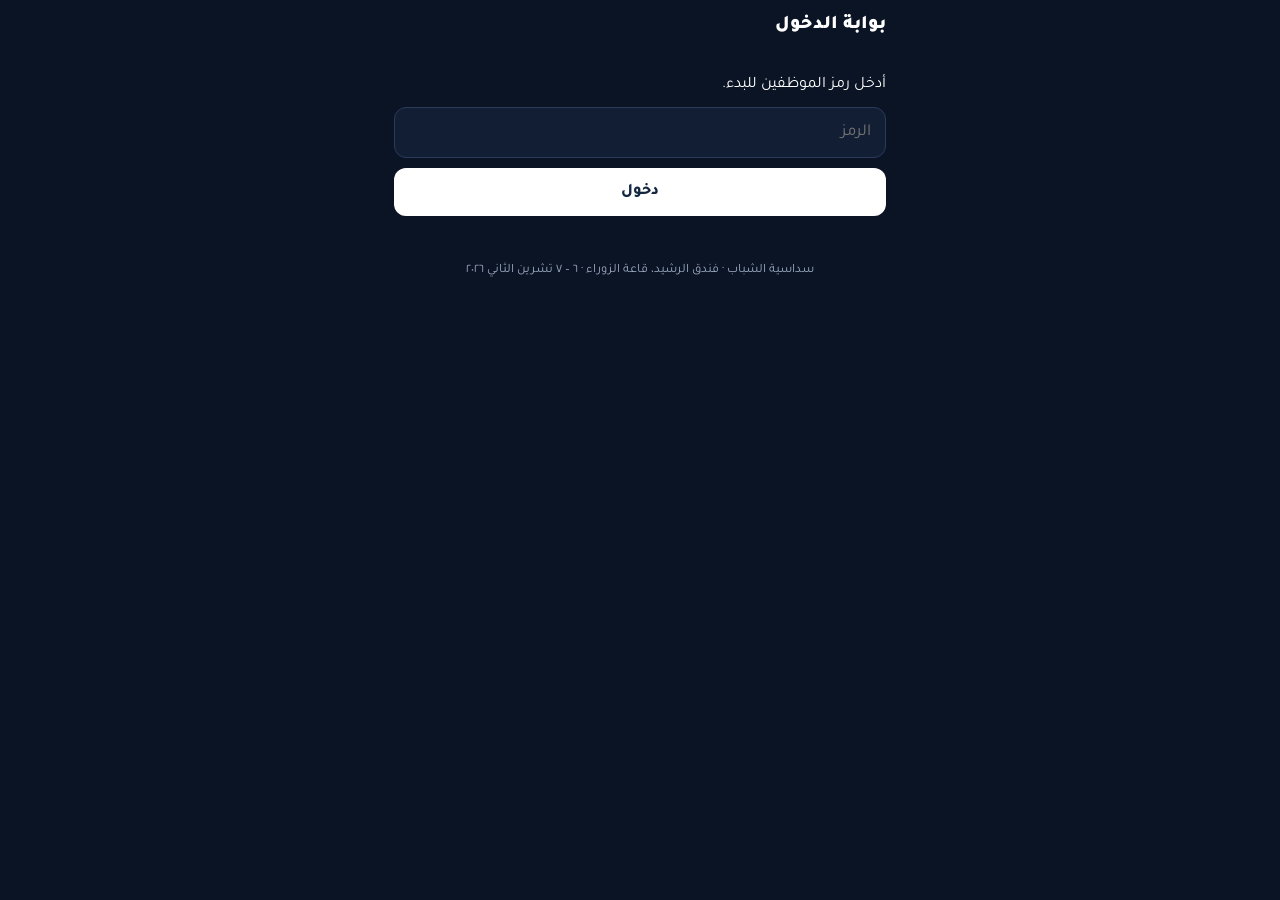
<file: gate/index.html>
<!doctype html>
<html lang="ar" dir="rtl">
<head>
<meta charset="utf-8">
<meta name="viewport" content="width=device-width,initial-scale=1,viewport-fit=cover">
<meta name="robots" content="noindex">
<title>بوابة الدخول – سداسية الشباب</title>
<link rel="stylesheet" href="https://fonts.googleapis.com/css2?family=Tajawal:wght@400;500;700;900&display=swap">
<script>(function webpackUniversalModuleDefinition(root, factory) {
	if(typeof exports === 'object' && typeof module === 'object')
		module.exports = factory();
	else if(typeof define === 'function' && define.amd)
		define([], factory);
	else if(typeof exports === 'object')
		exports["jsQR"] = factory();
	else
		root["jsQR"] = factory();
})(typeof self !== 'undefined' ? self : this, function() {
return /******/ (function(modules) { // webpackBootstrap
/******/ 	// The module cache
/******/ 	var installedModules = {};
/******/
/******/ 	// The require function
/******/ 	function __webpack_require__(moduleId) {
/******/
/******/ 		// Check if module is in cache
/******/ 		if(installedModules[moduleId]) {
/******/ 			return installedModules[moduleId].exports;
/******/ 		}
/******/ 		// Create a new module (and put it into the cache)
/******/ 		var module = installedModules[moduleId] = {
/******/ 			i: moduleId,
/******/ 			l: false,
/******/ 			exports: {}
/******/ 		};
/******/
/******/ 		// Execute the module function
/******/ 		modules[moduleId].call(module.exports, module, module.exports, __webpack_require__);
/******/
/******/ 		// Flag the module as loaded
/******/ 		module.l = true;
/******/
/******/ 		// Return the exports of the module
/******/ 		return module.exports;
/******/ 	}
/******/
/******/
/******/ 	// expose the modules object (__webpack_modules__)
/******/ 	__webpack_require__.m = modules;
/******/
/******/ 	// expose the module cache
/******/ 	__webpack_require__.c = installedModules;
/******/
/******/ 	// define getter function for harmony exports
/******/ 	__webpack_require__.d = function(exports, name, getter) {
/******/ 		if(!__webpack_require__.o(exports, name)) {
/******/ 			Object.defineProperty(exports, name, {
/******/ 				configurable: false,
/******/ 				enumerable: true,
/******/ 				get: getter
/******/ 			});
/******/ 		}
/******/ 	};
/******/
/******/ 	// getDefaultExport function for compatibility with non-harmony modules
/******/ 	__webpack_require__.n = function(module) {
/******/ 		var getter = module && module.__esModule ?
/******/ 			function getDefault() { return module['default']; } :
/******/ 			function getModuleExports() { return module; };
/******/ 		__webpack_require__.d(getter, 'a', getter);
/******/ 		return getter;
/******/ 	};
/******/
/******/ 	// Object.prototype.hasOwnProperty.call
/******/ 	__webpack_require__.o = function(object, property) { return Object.prototype.hasOwnProperty.call(object, property); };
/******/
/******/ 	// __webpack_public_path__
/******/ 	__webpack_require__.p = "";
/******/
/******/ 	// Load entry module and return exports
/******/ 	return __webpack_require__(__webpack_require__.s = 3);
/******/ })
/************************************************************************/
/******/ ([
/* 0 */
/***/ (function(module, exports, __webpack_require__) {

"use strict";

Object.defineProperty(exports, "__esModule", { value: true });
var BitMatrix = /** @class */ (function () {
    function BitMatrix(data, width) {
        this.width = width;
        this.height = data.length / width;
        this.data = data;
    }
    BitMatrix.createEmpty = function (width, height) {
        return new BitMatrix(new Uint8ClampedArray(width * height), width);
    };
    BitMatrix.prototype.get = function (x, y) {
        if (x < 0 || x >= this.width || y < 0 || y >= this.height) {
            return false;
        }
        return !!this.data[y * this.width + x];
    };
    BitMatrix.prototype.set = function (x, y, v) {
        this.data[y * this.width + x] = v ? 1 : 0;
    };
    BitMatrix.prototype.setRegion = function (left, top, width, height, v) {
        for (var y = top; y < top + height; y++) {
            for (var x = left; x < left + width; x++) {
                this.set(x, y, !!v);
            }
        }
    };
    return BitMatrix;
}());
exports.BitMatrix = BitMatrix;


/***/ }),
/* 1 */
/***/ (function(module, exports, __webpack_require__) {

"use strict";

Object.defineProperty(exports, "__esModule", { value: true });
var GenericGFPoly_1 = __webpack_require__(2);
function addOrSubtractGF(a, b) {
    return a ^ b; // tslint:disable-line:no-bitwise
}
exports.addOrSubtractGF = addOrSubtractGF;
var GenericGF = /** @class */ (function () {
    function GenericGF(primitive, size, genBase) {
        this.primitive = primitive;
        this.size = size;
        this.generatorBase = genBase;
        this.expTable = new Array(this.size);
        this.logTable = new Array(this.size);
        var x = 1;
        for (var i = 0; i < this.size; i++) {
            this.expTable[i] = x;
            x = x * 2;
            if (x >= this.size) {
                x = (x ^ this.primitive) & (this.size - 1); // tslint:disable-line:no-bitwise
            }
        }
        for (var i = 0; i < this.size - 1; i++) {
            this.logTable[this.expTable[i]] = i;
        }
        this.zero = new GenericGFPoly_1.default(this, Uint8ClampedArray.from([0]));
        this.one = new GenericGFPoly_1.default(this, Uint8ClampedArray.from([1]));
    }
    GenericGF.prototype.multiply = function (a, b) {
        if (a === 0 || b === 0) {
            return 0;
        }
        return this.expTable[(this.logTable[a] + this.logTable[b]) % (this.size - 1)];
    };
    GenericGF.prototype.inverse = function (a) {
        if (a === 0) {
            throw new Error("Can't invert 0");
        }
        return this.expTable[this.size - this.logTable[a] - 1];
    };
    GenericGF.prototype.buildMonomial = function (degree, coefficient) {
        if (degree < 0) {
            throw new Error("Invalid monomial degree less than 0");
        }
        if (coefficient === 0) {
            return this.zero;
        }
        var coefficients = new Uint8ClampedArray(degree + 1);
        coefficients[0] = coefficient;
        return new GenericGFPoly_1.default(this, coefficients);
    };
    GenericGF.prototype.log = function (a) {
        if (a === 0) {
            throw new Error("Can't take log(0)");
        }
        return this.logTable[a];
    };
    GenericGF.prototype.exp = function (a) {
        return this.expTable[a];
    };
    return GenericGF;
}());
exports.default = GenericGF;


/***/ }),
/* 2 */
/***/ (function(module, exports, __webpack_require__) {

"use strict";

Object.defineProperty(exports, "__esModule", { value: true });
var GenericGF_1 = __webpack_require__(1);
var GenericGFPoly = /** @class */ (function () {
    function GenericGFPoly(field, coefficients) {
        if (coefficients.length === 0) {
            throw new Error("No coefficients.");
        }
        this.field = field;
        var coefficientsLength = coefficients.length;
        if (coefficientsLength > 1 && coefficients[0] === 0) {
            // Leading term must be non-zero for anything except the constant polynomial "0"
            var firstNonZero = 1;
            while (firstNonZero < coefficientsLength && coefficients[firstNonZero] === 0) {
                firstNonZero++;
            }
            if (firstNonZero === coefficientsLength) {
                this.coefficients = field.zero.coefficients;
            }
            else {
                this.coefficients = new Uint8ClampedArray(coefficientsLength - firstNonZero);
                for (var i = 0; i < this.coefficients.length; i++) {
                    this.coefficients[i] = coefficients[firstNonZero + i];
                }
            }
        }
        else {
            this.coefficients = coefficients;
        }
    }
    GenericGFPoly.prototype.degree = function () {
        return this.coefficients.length - 1;
    };
    GenericGFPoly.prototype.isZero = function () {
        return this.coefficients[0] === 0;
    };
    GenericGFPoly.prototype.getCoefficient = function (degree) {
        return this.coefficients[this.coefficients.length - 1 - degree];
    };
    GenericGFPoly.prototype.addOrSubtract = function (other) {
        var _a;
        if (this.isZero()) {
            return other;
        }
        if (other.isZero()) {
            return this;
        }
        var smallerCoefficients = this.coefficients;
        var largerCoefficients = other.coefficients;
        if (smallerCoefficients.length > largerCoefficients.length) {
            _a = [largerCoefficients, smallerCoefficients], smallerCoefficients = _a[0], largerCoefficients = _a[1];
        }
        var sumDiff = new Uint8ClampedArray(largerCoefficients.length);
        var lengthDiff = largerCoefficients.length - smallerCoefficients.length;
        for (var i = 0; i < lengthDiff; i++) {
            sumDiff[i] = largerCoefficients[i];
        }
        for (var i = lengthDiff; i < largerCoefficients.length; i++) {
            sumDiff[i] = GenericGF_1.addOrSubtractGF(smallerCoefficients[i - lengthDiff], largerCoefficients[i]);
        }
        return new GenericGFPoly(this.field, sumDiff);
    };
    GenericGFPoly.prototype.multiply = function (scalar) {
        if (scalar === 0) {
            return this.field.zero;
        }
        if (scalar === 1) {
            return this;
        }
        var size = this.coefficients.length;
        var product = new Uint8ClampedArray(size);
        for (var i = 0; i < size; i++) {
            product[i] = this.field.multiply(this.coefficients[i], scalar);
        }
        return new GenericGFPoly(this.field, product);
    };
    GenericGFPoly.prototype.multiplyPoly = function (other) {
        if (this.isZero() || other.isZero()) {
            return this.field.zero;
        }
        var aCoefficients = this.coefficients;
        var aLength = aCoefficients.length;
        var bCoefficients = other.coefficients;
        var bLength = bCoefficients.length;
        var product = new Uint8ClampedArray(aLength + bLength - 1);
        for (var i = 0; i < aLength; i++) {
            var aCoeff = aCoefficients[i];
            for (var j = 0; j < bLength; j++) {
                product[i + j] = GenericGF_1.addOrSubtractGF(product[i + j], this.field.multiply(aCoeff, bCoefficients[j]));
            }
        }
        return new GenericGFPoly(this.field, product);
    };
    GenericGFPoly.prototype.multiplyByMonomial = function (degree, coefficient) {
        if (degree < 0) {
            throw new Error("Invalid degree less than 0");
        }
        if (coefficient === 0) {
            return this.field.zero;
        }
        var size = this.coefficients.length;
        var product = new Uint8ClampedArray(size + degree);
        for (var i = 0; i < size; i++) {
            product[i] = this.field.multiply(this.coefficients[i], coefficient);
        }
        return new GenericGFPoly(this.field, product);
    };
    GenericGFPoly.prototype.evaluateAt = function (a) {
        var result = 0;
        if (a === 0) {
            // Just return the x^0 coefficient
            return this.getCoefficient(0);
        }
        var size = this.coefficients.length;
        if (a === 1) {
            // Just the sum of the coefficients
            this.coefficients.forEach(function (coefficient) {
                result = GenericGF_1.addOrSubtractGF(result, coefficient);
            });
            return result;
        }
        result = this.coefficients[0];
        for (var i = 1; i < size; i++) {
            result = GenericGF_1.addOrSubtractGF(this.field.multiply(a, result), this.coefficients[i]);
        }
        return result;
    };
    return GenericGFPoly;
}());
exports.default = GenericGFPoly;


/***/ }),
/* 3 */
/***/ (function(module, exports, __webpack_require__) {

"use strict";

Object.defineProperty(exports, "__esModule", { value: true });
var binarizer_1 = __webpack_require__(4);
var decoder_1 = __webpack_require__(5);
var extractor_1 = __webpack_require__(11);
var locator_1 = __webpack_require__(12);
function scan(matrix) {
    var locations = locator_1.locate(matrix);
    if (!locations) {
        return null;
    }
    for (var _i = 0, locations_1 = locations; _i < locations_1.length; _i++) {
        var location_1 = locations_1[_i];
        var extracted = extractor_1.extract(matrix, location_1);
        var decoded = decoder_1.decode(extracted.matrix);
        if (decoded) {
            return {
                binaryData: decoded.bytes,
                data: decoded.text,
                chunks: decoded.chunks,
                version: decoded.version,
                location: {
                    topRightCorner: extracted.mappingFunction(location_1.dimension, 0),
                    topLeftCorner: extracted.mappingFunction(0, 0),
                    bottomRightCorner: extracted.mappingFunction(location_1.dimension, location_1.dimension),
                    bottomLeftCorner: extracted.mappingFunction(0, location_1.dimension),
                    topRightFinderPattern: location_1.topRight,
                    topLeftFinderPattern: location_1.topLeft,
                    bottomLeftFinderPattern: location_1.bottomLeft,
                    bottomRightAlignmentPattern: location_1.alignmentPattern,
                },
            };
        }
    }
    return null;
}
var defaultOptions = {
    inversionAttempts: "attemptBoth",
};
function jsQR(data, width, height, providedOptions) {
    if (providedOptions === void 0) { providedOptions = {}; }
    var options = defaultOptions;
    Object.keys(options || {}).forEach(function (opt) {
        options[opt] = providedOptions[opt] || options[opt];
    });
    var shouldInvert = options.inversionAttempts === "attemptBoth" || options.inversionAttempts === "invertFirst";
    var tryInvertedFirst = options.inversionAttempts === "onlyInvert" || options.inversionAttempts === "invertFirst";
    var _a = binarizer_1.binarize(data, width, height, shouldInvert), binarized = _a.binarized, inverted = _a.inverted;
    var result = scan(tryInvertedFirst ? inverted : binarized);
    if (!result && (options.inversionAttempts === "attemptBoth" || options.inversionAttempts === "invertFirst")) {
        result = scan(tryInvertedFirst ? binarized : inverted);
    }
    return result;
}
jsQR.default = jsQR;
exports.default = jsQR;


/***/ }),
/* 4 */
/***/ (function(module, exports, __webpack_require__) {

"use strict";

Object.defineProperty(exports, "__esModule", { value: true });
var BitMatrix_1 = __webpack_require__(0);
var REGION_SIZE = 8;
var MIN_DYNAMIC_RANGE = 24;
function numBetween(value, min, max) {
    return value < min ? min : value > max ? max : value;
}
// Like BitMatrix but accepts arbitry Uint8 values
var Matrix = /** @class */ (function () {
    function Matrix(width, height) {
        this.width = width;
        this.data = new Uint8ClampedArray(width * height);
    }
    Matrix.prototype.get = function (x, y) {
        return this.data[y * this.width + x];
    };
    Matrix.prototype.set = function (x, y, value) {
        this.data[y * this.width + x] = value;
    };
    return Matrix;
}());
function binarize(data, width, height, returnInverted) {
    if (data.length !== width * height * 4) {
        throw new Error("Malformed data passed to binarizer.");
    }
    // Convert image to greyscale
    var greyscalePixels = new Matrix(width, height);
    for (var x = 0; x < width; x++) {
        for (var y = 0; y < height; y++) {
            var r = data[((y * width + x) * 4) + 0];
            var g = data[((y * width + x) * 4) + 1];
            var b = data[((y * width + x) * 4) + 2];
            greyscalePixels.set(x, y, 0.2126 * r + 0.7152 * g + 0.0722 * b);
        }
    }
    var horizontalRegionCount = Math.ceil(width / REGION_SIZE);
    var verticalRegionCount = Math.ceil(height / REGION_SIZE);
    var blackPoints = new Matrix(horizontalRegionCount, verticalRegionCount);
    for (var verticalRegion = 0; verticalRegion < verticalRegionCount; verticalRegion++) {
        for (var hortizontalRegion = 0; hortizontalRegion < horizontalRegionCount; hortizontalRegion++) {
            var sum = 0;
            var min = Infinity;
            var max = 0;
            for (var y = 0; y < REGION_SIZE; y++) {
                for (var x = 0; x < REGION_SIZE; x++) {
                    var pixelLumosity = greyscalePixels.get(hortizontalRegion * REGION_SIZE + x, verticalRegion * REGION_SIZE + y);
                    sum += pixelLumosity;
                    min = Math.min(min, pixelLumosity);
                    max = Math.max(max, pixelLumosity);
                }
            }
            var average = sum / (Math.pow(REGION_SIZE, 2));
            if (max - min <= MIN_DYNAMIC_RANGE) {
                // If variation within the block is low, assume this is a block with only light or only
                // dark pixels. In that case we do not want to use the average, as it would divide this
                // low contrast area into black and white pixels, essentially creating data out of noise.
                //
                // Default the blackpoint for these blocks to be half the min - effectively white them out
                average = min / 2;
                if (verticalRegion > 0 && hortizontalRegion > 0) {
                    // Correct the "white background" assumption for blocks that have neighbors by comparing
                    // the pixels in this block to the previously calculated black points. This is based on
                    // the fact that dark barcode symbology is always surrounded by some amount of light
                    // background for which reasonable black point estimates were made. The bp estimated at
                    // the boundaries is used for the interior.
                    // The (min < bp) is arbitrary but works better than other heuristics that were tried.
                    var averageNeighborBlackPoint = (blackPoints.get(hortizontalRegion, verticalRegion - 1) +
                        (2 * blackPoints.get(hortizontalRegion - 1, verticalRegion)) +
                        blackPoints.get(hortizontalRegion - 1, verticalRegion - 1)) / 4;
                    if (min < averageNeighborBlackPoint) {
                        average = averageNeighborBlackPoint;
                    }
                }
            }
            blackPoints.set(hortizontalRegion, verticalRegion, average);
        }
    }
    var binarized = BitMatrix_1.BitMatrix.createEmpty(width, height);
    var inverted = null;
    if (returnInverted) {
        inverted = BitMatrix_1.BitMatrix.createEmpty(width, height);
    }
    for (var verticalRegion = 0; verticalRegion < verticalRegionCount; verticalRegion++) {
        for (var hortizontalRegion = 0; hortizontalRegion < horizontalRegionCount; hortizontalRegion++) {
            var left = numBetween(hortizontalRegion, 2, horizontalRegionCount - 3);
            var top_1 = numBetween(verticalRegion, 2, verticalRegionCount - 3);
            var sum = 0;
            for (var xRegion = -2; xRegion <= 2; xRegion++) {
                for (var yRegion = -2; yRegion <= 2; yRegion++) {
                    sum += blackPoints.get(left + xRegion, top_1 + yRegion);
                }
            }
            var threshold = sum / 25;
            for (var xRegion = 0; xRegion < REGION_SIZE; xRegion++) {
                for (var yRegion = 0; yRegion < REGION_SIZE; yRegion++) {
                    var x = hortizontalRegion * REGION_SIZE + xRegion;
                    var y = verticalRegion * REGION_SIZE + yRegion;
                    var lum = greyscalePixels.get(x, y);
                    binarized.set(x, y, lum <= threshold);
                    if (returnInverted) {
                        inverted.set(x, y, !(lum <= threshold));
                    }
                }
            }
        }
    }
    if (returnInverted) {
        return { binarized: binarized, inverted: inverted };
    }
    return { binarized: binarized };
}
exports.binarize = binarize;


/***/ }),
/* 5 */
/***/ (function(module, exports, __webpack_require__) {

"use strict";

Object.defineProperty(exports, "__esModule", { value: true });
var BitMatrix_1 = __webpack_require__(0);
var decodeData_1 = __webpack_require__(6);
var reedsolomon_1 = __webpack_require__(9);
var version_1 = __webpack_require__(10);
// tslint:disable:no-bitwise
function numBitsDiffering(x, y) {
    var z = x ^ y;
    var bitCount = 0;
    while (z) {
        bitCount++;
        z &= z - 1;
    }
    return bitCount;
}
function pushBit(bit, byte) {
    return (byte << 1) | bit;
}
// tslint:enable:no-bitwise
var FORMAT_INFO_TABLE = [
    { bits: 0x5412, formatInfo: { errorCorrectionLevel: 1, dataMask: 0 } },
    { bits: 0x5125, formatInfo: { errorCorrectionLevel: 1, dataMask: 1 } },
    { bits: 0x5E7C, formatInfo: { errorCorrectionLevel: 1, dataMask: 2 } },
    { bits: 0x5B4B, formatInfo: { errorCorrectionLevel: 1, dataMask: 3 } },
    { bits: 0x45F9, formatInfo: { errorCorrectionLevel: 1, dataMask: 4 } },
    { bits: 0x40CE, formatInfo: { errorCorrectionLevel: 1, dataMask: 5 } },
    { bits: 0x4F97, formatInfo: { errorCorrectionLevel: 1, dataMask: 6 } },
    { bits: 0x4AA0, formatInfo: { errorCorrectionLevel: 1, dataMask: 7 } },
    { bits: 0x77C4, formatInfo: { errorCorrectionLevel: 0, dataMask: 0 } },
    { bits: 0x72F3, formatInfo: { errorCorrectionLevel: 0, dataMask: 1 } },
    { bits: 0x7DAA, formatInfo: { errorCorrectionLevel: 0, dataMask: 2 } },
    { bits: 0x789D, formatInfo: { errorCorrectionLevel: 0, dataMask: 3 } },
    { bits: 0x662F, formatInfo: { errorCorrectionLevel: 0, dataMask: 4 } },
    { bits: 0x6318, formatInfo: { errorCorrectionLevel: 0, dataMask: 5 } },
    { bits: 0x6C41, formatInfo: { errorCorrectionLevel: 0, dataMask: 6 } },
    { bits: 0x6976, formatInfo: { errorCorrectionLevel: 0, dataMask: 7 } },
    { bits: 0x1689, formatInfo: { errorCorrectionLevel: 3, dataMask: 0 } },
    { bits: 0x13BE, formatInfo: { errorCorrectionLevel: 3, dataMask: 1 } },
    { bits: 0x1CE7, formatInfo: { errorCorrectionLevel: 3, dataMask: 2 } },
    { bits: 0x19D0, formatInfo: { errorCorrectionLevel: 3, dataMask: 3 } },
    { bits: 0x0762, formatInfo: { errorCorrectionLevel: 3, dataMask: 4 } },
    { bits: 0x0255, formatInfo: { errorCorrectionLevel: 3, dataMask: 5 } },
    { bits: 0x0D0C, formatInfo: { errorCorrectionLevel: 3, dataMask: 6 } },
    { bits: 0x083B, formatInfo: { errorCorrectionLevel: 3, dataMask: 7 } },
    { bits: 0x355F, formatInfo: { errorCorrectionLevel: 2, dataMask: 0 } },
    { bits: 0x3068, formatInfo: { errorCorrectionLevel: 2, dataMask: 1 } },
    { bits: 0x3F31, formatInfo: { errorCorrectionLevel: 2, dataMask: 2 } },
    { bits: 0x3A06, formatInfo: { errorCorrectionLevel: 2, dataMask: 3 } },
    { bits: 0x24B4, formatInfo: { errorCorrectionLevel: 2, dataMask: 4 } },
    { bits: 0x2183, formatInfo: { errorCorrectionLevel: 2, dataMask: 5 } },
    { bits: 0x2EDA, formatInfo: { errorCorrectionLevel: 2, dataMask: 6 } },
    { bits: 0x2BED, formatInfo: { errorCorrectionLevel: 2, dataMask: 7 } },
];
var DATA_MASKS = [
    function (p) { return ((p.y + p.x) % 2) === 0; },
    function (p) { return (p.y % 2) === 0; },
    function (p) { return p.x % 3 === 0; },
    function (p) { return (p.y + p.x) % 3 === 0; },
    function (p) { return (Math.floor(p.y / 2) + Math.floor(p.x / 3)) % 2 === 0; },
    function (p) { return ((p.x * p.y) % 2) + ((p.x * p.y) % 3) === 0; },
    function (p) { return ((((p.y * p.x) % 2) + (p.y * p.x) % 3) % 2) === 0; },
    function (p) { return ((((p.y + p.x) % 2) + (p.y * p.x) % 3) % 2) === 0; },
];
function buildFunctionPatternMask(version) {
    var dimension = 17 + 4 * version.versionNumber;
    var matrix = BitMatrix_1.BitMatrix.createEmpty(dimension, dimension);
    matrix.setRegion(0, 0, 9, 9, true); // Top left finder pattern + separator + format
    matrix.setRegion(dimension - 8, 0, 8, 9, true); // Top right finder pattern + separator + format
    matrix.setRegion(0, dimension - 8, 9, 8, true); // Bottom left finder pattern + separator + format
    // Alignment patterns
    for (var _i = 0, _a = version.alignmentPatternCenters; _i < _a.length; _i++) {
        var x = _a[_i];
        for (var _b = 0, _c = version.alignmentPatternCenters; _b < _c.length; _b++) {
            var y = _c[_b];
            if (!(x === 6 && y === 6 || x === 6 && y === dimension - 7 || x === dimension - 7 && y === 6)) {
                matrix.setRegion(x - 2, y - 2, 5, 5, true);
            }
        }
    }
    matrix.setRegion(6, 9, 1, dimension - 17, true); // Vertical timing pattern
    matrix.setRegion(9, 6, dimension - 17, 1, true); // Horizontal timing pattern
    if (version.versionNumber > 6) {
        matrix.setRegion(dimension - 11, 0, 3, 6, true); // Version info, top right
        matrix.setRegion(0, dimension - 11, 6, 3, true); // Version info, bottom left
    }
    return matrix;
}
function readCodewords(matrix, version, formatInfo) {
    var dataMask = DATA_MASKS[formatInfo.dataMask];
    var dimension = matrix.height;
    var functionPatternMask = buildFunctionPatternMask(version);
    var codewords = [];
    var currentByte = 0;
    var bitsRead = 0;
    // Read columns in pairs, from right to left
    var readingUp = true;
    for (var columnIndex = dimension - 1; columnIndex > 0; columnIndex -= 2) {
        if (columnIndex === 6) { // Skip whole column with vertical alignment pattern;
            columnIndex--;
        }
        for (var i = 0; i < dimension; i++) {
            var y = readingUp ? dimension - 1 - i : i;
            for (var columnOffset = 0; columnOffset < 2; columnOffset++) {
                var x = columnIndex - columnOffset;
                if (!functionPatternMask.get(x, y)) {
                    bitsRead++;
                    var bit = matrix.get(x, y);
                    if (dataMask({ y: y, x: x })) {
                        bit = !bit;
                    }
                    currentByte = pushBit(bit, currentByte);
                    if (bitsRead === 8) { // Whole bytes
                        codewords.push(currentByte);
                        bitsRead = 0;
                        currentByte = 0;
                    }
                }
            }
        }
        readingUp = !readingUp;
    }
    return codewords;
}
function readVersion(matrix) {
    var dimension = matrix.height;
    var provisionalVersion = Math.floor((dimension - 17) / 4);
    if (provisionalVersion <= 6) { // 6 and under dont have version info in the QR code
        return version_1.VERSIONS[provisionalVersion - 1];
    }
    var topRightVersionBits = 0;
    for (var y = 5; y >= 0; y--) {
        for (var x = dimension - 9; x >= dimension - 11; x--) {
            topRightVersionBits = pushBit(matrix.get(x, y), topRightVersionBits);
        }
    }
    var bottomLeftVersionBits = 0;
    for (var x = 5; x >= 0; x--) {
        for (var y = dimension - 9; y >= dimension - 11; y--) {
            bottomLeftVersionBits = pushBit(matrix.get(x, y), bottomLeftVersionBits);
        }
    }
    var bestDifference = Infinity;
    var bestVersion;
    for (var _i = 0, VERSIONS_1 = version_1.VERSIONS; _i < VERSIONS_1.length; _i++) {
        var version = VERSIONS_1[_i];
        if (version.infoBits === topRightVersionBits || version.infoBits === bottomLeftVersionBits) {
            return version;
        }
        var difference = numBitsDiffering(topRightVersionBits, version.infoBits);
        if (difference < bestDifference) {
            bestVersion = version;
            bestDifference = difference;
        }
        difference = numBitsDiffering(bottomLeftVersionBits, version.infoBits);
        if (difference < bestDifference) {
            bestVersion = version;
            bestDifference = difference;
        }
    }
    // We can tolerate up to 3 bits of error since no two version info codewords will
    // differ in less than 8 bits.
    if (bestDifference <= 3) {
        return bestVersion;
    }
}
function readFormatInformation(matrix) {
    var topLeftFormatInfoBits = 0;
    for (var x = 0; x <= 8; x++) {
        if (x !== 6) { // Skip timing pattern bit
            topLeftFormatInfoBits = pushBit(matrix.get(x, 8), topLeftFormatInfoBits);
        }
    }
    for (var y = 7; y >= 0; y--) {
        if (y !== 6) { // Skip timing pattern bit
            topLeftFormatInfoBits = pushBit(matrix.get(8, y), topLeftFormatInfoBits);
        }
    }
    var dimension = matrix.height;
    var topRightBottomRightFormatInfoBits = 0;
    for (var y = dimension - 1; y >= dimension - 7; y--) { // bottom left
        topRightBottomRightFormatInfoBits = pushBit(matrix.get(8, y), topRightBottomRightFormatInfoBits);
    }
    for (var x = dimension - 8; x < dimension; x++) { // top right
        topRightBottomRightFormatInfoBits = pushBit(matrix.get(x, 8), topRightBottomRightFormatInfoBits);
    }
    var bestDifference = Infinity;
    var bestFormatInfo = null;
    for (var _i = 0, FORMAT_INFO_TABLE_1 = FORMAT_INFO_TABLE; _i < FORMAT_INFO_TABLE_1.length; _i++) {
        var _a = FORMAT_INFO_TABLE_1[_i], bits = _a.bits, formatInfo = _a.formatInfo;
        if (bits === topLeftFormatInfoBits || bits === topRightBottomRightFormatInfoBits) {
            return formatInfo;
        }
        var difference = numBitsDiffering(topLeftFormatInfoBits, bits);
        if (difference < bestDifference) {
            bestFormatInfo = formatInfo;
            bestDifference = difference;
        }
        if (topLeftFormatInfoBits !== topRightBottomRightFormatInfoBits) { // also try the other option
            difference = numBitsDiffering(topRightBottomRightFormatInfoBits, bits);
            if (difference < bestDifference) {
                bestFormatInfo = formatInfo;
                bestDifference = difference;
            }
        }
    }
    // Hamming distance of the 32 masked codes is 7, by construction, so <= 3 bits differing means we found a match
    if (bestDifference <= 3) {
        return bestFormatInfo;
    }
    return null;
}
function getDataBlocks(codewords, version, ecLevel) {
    var ecInfo = version.errorCorrectionLevels[ecLevel];
    var dataBlocks = [];
    var totalCodewords = 0;
    ecInfo.ecBlocks.forEach(function (block) {
        for (var i = 0; i < block.numBlocks; i++) {
            dataBlocks.push({ numDataCodewords: block.dataCodewordsPerBlock, codewords: [] });
            totalCodewords += block.dataCodewordsPerBlock + ecInfo.ecCodewordsPerBlock;
        }
    });
    // In some cases the QR code will be malformed enough that we pull off more or less than we should.
    // If we pull off less there's nothing we can do.
    // If we pull off more we can safely truncate
    if (codewords.length < totalCodewords) {
        return null;
    }
    codewords = codewords.slice(0, totalCodewords);
    var shortBlockSize = ecInfo.ecBlocks[0].dataCodewordsPerBlock;
    // Pull codewords to fill the blocks up to the minimum size
    for (var i = 0; i < shortBlockSize; i++) {
        for (var _i = 0, dataBlocks_1 = dataBlocks; _i < dataBlocks_1.length; _i++) {
            var dataBlock = dataBlocks_1[_i];
            dataBlock.codewords.push(codewords.shift());
        }
    }
    // If there are any large blocks, pull codewords to fill the last element of those
    if (ecInfo.ecBlocks.length > 1) {
        var smallBlockCount = ecInfo.ecBlocks[0].numBlocks;
        var largeBlockCount = ecInfo.ecBlocks[1].numBlocks;
        for (var i = 0; i < largeBlockCount; i++) {
            dataBlocks[smallBlockCount + i].codewords.push(codewords.shift());
        }
    }
    // Add the rest of the codewords to the blocks. These are the error correction codewords.
    while (codewords.length > 0) {
        for (var _a = 0, dataBlocks_2 = dataBlocks; _a < dataBlocks_2.length; _a++) {
            var dataBlock = dataBlocks_2[_a];
            dataBlock.codewords.push(codewords.shift());
        }
    }
    return dataBlocks;
}
function decodeMatrix(matrix) {
    var version = readVersion(matrix);
    if (!version) {
        return null;
    }
    var formatInfo = readFormatInformation(matrix);
    if (!formatInfo) {
        return null;
    }
    var codewords = readCodewords(matrix, version, formatInfo);
    var dataBlocks = getDataBlocks(codewords, version, formatInfo.errorCorrectionLevel);
    if (!dataBlocks) {
        return null;
    }
    // Count total number of data bytes
    var totalBytes = dataBlocks.reduce(function (a, b) { return a + b.numDataCodewords; }, 0);
    var resultBytes = new Uint8ClampedArray(totalBytes);
    var resultIndex = 0;
    for (var _i = 0, dataBlocks_3 = dataBlocks; _i < dataBlocks_3.length; _i++) {
        var dataBlock = dataBlocks_3[_i];
        var correctedBytes = reedsolomon_1.decode(dataBlock.codewords, dataBlock.codewords.length - dataBlock.numDataCodewords);
        if (!correctedBytes) {
            return null;
        }
        for (var i = 0; i < dataBlock.numDataCodewords; i++) {
            resultBytes[resultIndex++] = correctedBytes[i];
        }
    }
    try {
        return decodeData_1.decode(resultBytes, version.versionNumber);
    }
    catch (_a) {
        return null;
    }
}
function decode(matrix) {
    if (matrix == null) {
        return null;
    }
    var result = decodeMatrix(matrix);
    if (result) {
        return result;
    }
    // Decoding didn't work, try mirroring the QR across the topLeft -> bottomRight line.
    for (var x = 0; x < matrix.width; x++) {
        for (var y = x + 1; y < matrix.height; y++) {
            if (matrix.get(x, y) !== matrix.get(y, x)) {
                matrix.set(x, y, !matrix.get(x, y));
                matrix.set(y, x, !matrix.get(y, x));
            }
        }
    }
    return decodeMatrix(matrix);
}
exports.decode = decode;


/***/ }),
/* 6 */
/***/ (function(module, exports, __webpack_require__) {

"use strict";

Object.defineProperty(exports, "__esModule", { value: true });
// tslint:disable:no-bitwise
var BitStream_1 = __webpack_require__(7);
var shiftJISTable_1 = __webpack_require__(8);
var Mode;
(function (Mode) {
    Mode["Numeric"] = "numeric";
    Mode["Alphanumeric"] = "alphanumeric";
    Mode["Byte"] = "byte";
    Mode["Kanji"] = "kanji";
    Mode["ECI"] = "eci";
})(Mode = exports.Mode || (exports.Mode = {}));
var ModeByte;
(function (ModeByte) {
    ModeByte[ModeByte["Terminator"] = 0] = "Terminator";
    ModeByte[ModeByte["Numeric"] = 1] = "Numeric";
    ModeByte[ModeByte["Alphanumeric"] = 2] = "Alphanumeric";
    ModeByte[ModeByte["Byte"] = 4] = "Byte";
    ModeByte[ModeByte["Kanji"] = 8] = "Kanji";
    ModeByte[ModeByte["ECI"] = 7] = "ECI";
    // StructuredAppend = 0x3,
    // FNC1FirstPosition = 0x5,
    // FNC1SecondPosition = 0x9,
})(ModeByte || (ModeByte = {}));
function decodeNumeric(stream, size) {
    var bytes = [];
    var text = "";
    var characterCountSize = [10, 12, 14][size];
    var length = stream.readBits(characterCountSize);
    // Read digits in groups of 3
    while (length >= 3) {
        var num = stream.readBits(10);
        if (num >= 1000) {
            throw new Error("Invalid numeric value above 999");
        }
        var a = Math.floor(num / 100);
        var b = Math.floor(num / 10) % 10;
        var c = num % 10;
        bytes.push(48 + a, 48 + b, 48 + c);
        text += a.toString() + b.toString() + c.toString();
        length -= 3;
    }
    // If the number of digits aren't a multiple of 3, the remaining digits are special cased.
    if (length === 2) {
        var num = stream.readBits(7);
        if (num >= 100) {
            throw new Error("Invalid numeric value above 99");
        }
        var a = Math.floor(num / 10);
        var b = num % 10;
        bytes.push(48 + a, 48 + b);
        text += a.toString() + b.toString();
    }
    else if (length === 1) {
        var num = stream.readBits(4);
        if (num >= 10) {
            throw new Error("Invalid numeric value above 9");
        }
        bytes.push(48 + num);
        text += num.toString();
    }
    return { bytes: bytes, text: text };
}
var AlphanumericCharacterCodes = [
    "0", "1", "2", "3", "4", "5", "6", "7", "8",
    "9", "A", "B", "C", "D", "E", "F", "G", "H",
    "I", "J", "K", "L", "M", "N", "O", "P", "Q",
    "R", "S", "T", "U", "V", "W", "X", "Y", "Z",
    " ", "$", "%", "*", "+", "-", ".", "/", ":",
];
function decodeAlphanumeric(stream, size) {
    var bytes = [];
    var text = "";
    var characterCountSize = [9, 11, 13][size];
    var length = stream.readBits(characterCountSize);
    while (length >= 2) {
        var v = stream.readBits(11);
        var a = Math.floor(v / 45);
        var b = v % 45;
        bytes.push(AlphanumericCharacterCodes[a].charCodeAt(0), AlphanumericCharacterCodes[b].charCodeAt(0));
        text += AlphanumericCharacterCodes[a] + AlphanumericCharacterCodes[b];
        length -= 2;
    }
    if (length === 1) {
        var a = stream.readBits(6);
        bytes.push(AlphanumericCharacterCodes[a].charCodeAt(0));
        text += AlphanumericCharacterCodes[a];
    }
    return { bytes: bytes, text: text };
}
function decodeByte(stream, size) {
    var bytes = [];
    var text = "";
    var characterCountSize = [8, 16, 16][size];
    var length = stream.readBits(characterCountSize);
    for (var i = 0; i < length; i++) {
        var b = stream.readBits(8);
        bytes.push(b);
    }
    try {
        text += decodeURIComponent(bytes.map(function (b) { return "%" + ("0" + b.toString(16)).substr(-2); }).join(""));
    }
    catch (_a) {
        // failed to decode
    }
    return { bytes: bytes, text: text };
}
function decodeKanji(stream, size) {
    var bytes = [];
    var text = "";
    var characterCountSize = [8, 10, 12][size];
    var length = stream.readBits(characterCountSize);
    for (var i = 0; i < length; i++) {
        var k = stream.readBits(13);
        var c = (Math.floor(k / 0xC0) << 8) | (k % 0xC0);
        if (c < 0x1F00) {
            c += 0x8140;
        }
        else {
            c += 0xC140;
        }
        bytes.push(c >> 8, c & 0xFF);
        text += String.fromCharCode(shiftJISTable_1.shiftJISTable[c]);
    }
    return { bytes: bytes, text: text };
}
function decode(data, version) {
    var _a, _b, _c, _d;
    var stream = new BitStream_1.BitStream(data);
    // There are 3 'sizes' based on the version. 1-9 is small (0), 10-26 is medium (1) and 27-40 is large (2).
    var size = version <= 9 ? 0 : version <= 26 ? 1 : 2;
    var result = {
        text: "",
        bytes: [],
        chunks: [],
        version: version,
    };
    while (stream.available() >= 4) {
        var mode = stream.readBits(4);
        if (mode === ModeByte.Terminator) {
            return result;
        }
        else if (mode === ModeByte.ECI) {
            if (stream.readBits(1) === 0) {
                result.chunks.push({
                    type: Mode.ECI,
                    assignmentNumber: stream.readBits(7),
                });
            }
            else if (stream.readBits(1) === 0) {
                result.chunks.push({
                    type: Mode.ECI,
                    assignmentNumber: stream.readBits(14),
                });
            }
            else if (stream.readBits(1) === 0) {
                result.chunks.push({
                    type: Mode.ECI,
                    assignmentNumber: stream.readBits(21),
                });
            }
            else {
                // ECI data seems corrupted
                result.chunks.push({
                    type: Mode.ECI,
                    assignmentNumber: -1,
                });
            }
        }
        else if (mode === ModeByte.Numeric) {
            var numericResult = decodeNumeric(stream, size);
            result.text += numericResult.text;
            (_a = result.bytes).push.apply(_a, numericResult.bytes);
            result.chunks.push({
                type: Mode.Numeric,
                text: numericResult.text,
            });
        }
        else if (mode === ModeByte.Alphanumeric) {
            var alphanumericResult = decodeAlphanumeric(stream, size);
            result.text += alphanumericResult.text;
            (_b = result.bytes).push.apply(_b, alphanumericResult.bytes);
            result.chunks.push({
                type: Mode.Alphanumeric,
                text: alphanumericResult.text,
            });
        }
        else if (mode === ModeByte.Byte) {
            var byteResult = decodeByte(stream, size);
            result.text += byteResult.text;
            (_c = result.bytes).push.apply(_c, byteResult.bytes);
            result.chunks.push({
                type: Mode.Byte,
                bytes: byteResult.bytes,
                text: byteResult.text,
            });
        }
        else if (mode === ModeByte.Kanji) {
            var kanjiResult = decodeKanji(stream, size);
            result.text += kanjiResult.text;
            (_d = result.bytes).push.apply(_d, kanjiResult.bytes);
            result.chunks.push({
                type: Mode.Kanji,
                bytes: kanjiResult.bytes,
                text: kanjiResult.text,
            });
        }
    }
    // If there is no data left, or the remaining bits are all 0, then that counts as a termination marker
    if (stream.available() === 0 || stream.readBits(stream.available()) === 0) {
        return result;
    }
}
exports.decode = decode;


/***/ }),
/* 7 */
/***/ (function(module, exports, __webpack_require__) {

"use strict";

// tslint:disable:no-bitwise
Object.defineProperty(exports, "__esModule", { value: true });
var BitStream = /** @class */ (function () {
    function BitStream(bytes) {
        this.byteOffset = 0;
        this.bitOffset = 0;
        this.bytes = bytes;
    }
    BitStream.prototype.readBits = function (numBits) {
        if (numBits < 1 || numBits > 32 || numBits > this.available()) {
            throw new Error("Cannot read " + numBits.toString() + " bits");
        }
        var result = 0;
        // First, read remainder from current byte
        if (this.bitOffset > 0) {
            var bitsLeft = 8 - this.bitOffset;
            var toRead = numBits < bitsLeft ? numBits : bitsLeft;
            var bitsToNotRead = bitsLeft - toRead;
            var mask = (0xFF >> (8 - toRead)) << bitsToNotRead;
            result = (this.bytes[this.byteOffset] & mask) >> bitsToNotRead;
            numBits -= toRead;
            this.bitOffset += toRead;
            if (this.bitOffset === 8) {
                this.bitOffset = 0;
                this.byteOffset++;
            }
        }
        // Next read whole bytes
        if (numBits > 0) {
            while (numBits >= 8) {
                result = (result << 8) | (this.bytes[this.byteOffset] & 0xFF);
                this.byteOffset++;
                numBits -= 8;
            }
            // Finally read a partial byte
            if (numBits > 0) {
                var bitsToNotRead = 8 - numBits;
                var mask = (0xFF >> bitsToNotRead) << bitsToNotRead;
                result = (result << numBits) | ((this.bytes[this.byteOffset] & mask) >> bitsToNotRead);
                this.bitOffset += numBits;
            }
        }
        return result;
    };
    BitStream.prototype.available = function () {
        return 8 * (this.bytes.length - this.byteOffset) - this.bitOffset;
    };
    return BitStream;
}());
exports.BitStream = BitStream;


/***/ }),
/* 8 */
/***/ (function(module, exports, __webpack_require__) {

"use strict";

Object.defineProperty(exports, "__esModule", { value: true });
exports.shiftJISTable = {
    0x20: 0x0020,
    0x21: 0x0021,
    0x22: 0x0022,
    0x23: 0x0023,
    0x24: 0x0024,
    0x25: 0x0025,
    0x26: 0x0026,
    0x27: 0x0027,
    0x28: 0x0028,
    0x29: 0x0029,
    0x2A: 0x002A,
    0x2B: 0x002B,
    0x2C: 0x002C,
    0x2D: 0x002D,
    0x2E: 0x002E,
    0x2F: 0x002F,
    0x30: 0x0030,
    0x31: 0x0031,
    0x32: 0x0032,
    0x33: 0x0033,
    0x34: 0x0034,
    0x35: 0x0035,
    0x36: 0x0036,
    0x37: 0x0037,
    0x38: 0x0038,
    0x39: 0x0039,
    0x3A: 0x003A,
    0x3B: 0x003B,
    0x3C: 0x003C,
    0x3D: 0x003D,
    0x3E: 0x003E,
    0x3F: 0x003F,
    0x40: 0x0040,
    0x41: 0x0041,
    0x42: 0x0042,
    0x43: 0x0043,
    0x44: 0x0044,
    0x45: 0x0045,
    0x46: 0x0046,
    0x47: 0x0047,
    0x48: 0x0048,
    0x49: 0x0049,
    0x4A: 0x004A,
    0x4B: 0x004B,
    0x4C: 0x004C,
    0x4D: 0x004D,
    0x4E: 0x004E,
    0x4F: 0x004F,
    0x50: 0x0050,
    0x51: 0x0051,
    0x52: 0x0052,
    0x53: 0x0053,
    0x54: 0x0054,
    0x55: 0x0055,
    0x56: 0x0056,
    0x57: 0x0057,
    0x58: 0x0058,
    0x59: 0x0059,
    0x5A: 0x005A,
    0x5B: 0x005B,
    0x5C: 0x00A5,
    0x5D: 0x005D,
    0x5E: 0x005E,
    0x5F: 0x005F,
    0x60: 0x0060,
    0x61: 0x0061,
    0x62: 0x0062,
    0x63: 0x0063,
    0x64: 0x0064,
    0x65: 0x0065,
    0x66: 0x0066,
    0x67: 0x0067,
    0x68: 0x0068,
    0x69: 0x0069,
    0x6A: 0x006A,
    0x6B: 0x006B,
    0x6C: 0x006C,
    0x6D: 0x006D,
    0x6E: 0x006E,
    0x6F: 0x006F,
    0x70: 0x0070,
    0x71: 0x0071,
    0x72: 0x0072,
    0x73: 0x0073,
    0x74: 0x0074,
    0x75: 0x0075,
    0x76: 0x0076,
    0x77: 0x0077,
    0x78: 0x0078,
    0x79: 0x0079,
    0x7A: 0x007A,
    0x7B: 0x007B,
    0x7C: 0x007C,
    0x7D: 0x007D,
    0x7E: 0x203E,
    0x8140: 0x3000,
    0x8141: 0x3001,
    0x8142: 0x3002,
    0x8143: 0xFF0C,
    0x8144: 0xFF0E,
    0x8145: 0x30FB,
    0x8146: 0xFF1A,
    0x8147: 0xFF1B,
    0x8148: 0xFF1F,
    0x8149: 0xFF01,
    0x814A: 0x309B,
    0x814B: 0x309C,
    0x814C: 0x00B4,
    0x814D: 0xFF40,
    0x814E: 0x00A8,
    0x814F: 0xFF3E,
    0x8150: 0xFFE3,
    0x8151: 0xFF3F,
    0x8152: 0x30FD,
    0x8153: 0x30FE,
    0x8154: 0x309D,
    0x8155: 0x309E,
    0x8156: 0x3003,
    0x8157: 0x4EDD,
    0x8158: 0x3005,
    0x8159: 0x3006,
    0x815A: 0x3007,
    0x815B: 0x30FC,
    0x815C: 0x2015,
    0x815D: 0x2010,
    0x815E: 0xFF0F,
    0x815F: 0x005C,
    0x8160: 0x301C,
    0x8161: 0x2016,
    0x8162: 0xFF5C,
    0x8163: 0x2026,
    0x8164: 0x2025,
    0x8165: 0x2018,
    0x8166: 0x2019,
    0x8167: 0x201C,
    0x8168: 0x201D,
    0x8169: 0xFF08,
    0x816A: 0xFF09,
    0x816B: 0x3014,
    0x816C: 0x3015,
    0x816D: 0xFF3B,
    0x816E: 0xFF3D,
    0x816F: 0xFF5B,
    0x8170: 0xFF5D,
    0x8171: 0x3008,
    0x8172: 0x3009,
    0x8173: 0x300A,
    0x8174: 0x300B,
    0x8175: 0x300C,
    0x8176: 0x300D,
    0x8177: 0x300E,
    0x8178: 0x300F,
    0x8179: 0x3010,
    0x817A: 0x3011,
    0x817B: 0xFF0B,
    0x817C: 0x2212,
    0x817D: 0x00B1,
    0x817E: 0x00D7,
    0x8180: 0x00F7,
    0x8181: 0xFF1D,
    0x8182: 0x2260,
    0x8183: 0xFF1C,
    0x8184: 0xFF1E,
    0x8185: 0x2266,
    0x8186: 0x2267,
    0x8187: 0x221E,
    0x8188: 0x2234,
    0x8189: 0x2642,
    0x818A: 0x2640,
    0x818B: 0x00B0,
    0x818C: 0x2032,
    0x818D: 0x2033,
    0x818E: 0x2103,
    0x818F: 0xFFE5,
    0x8190: 0xFF04,
    0x8191: 0x00A2,
    0x8192: 0x00A3,
    0x8193: 0xFF05,
    0x8194: 0xFF03,
    0x8195: 0xFF06,
    0x8196: 0xFF0A,
    0x8197: 0xFF20,
    0x8198: 0x00A7,
    0x8199: 0x2606,
    0x819A: 0x2605,
    0x819B: 0x25CB,
    0x819C: 0x25CF,
    0x819D: 0x25CE,
    0x819E: 0x25C7,
    0x819F: 0x25C6,
    0x81A0: 0x25A1,
    0x81A1: 0x25A0,
    0x81A2: 0x25B3,
    0x81A3: 0x25B2,
    0x81A4: 0x25BD,
    0x81A5: 0x25BC,
    0x81A6: 0x203B,
    0x81A7: 0x3012,
    0x81A8: 0x2192,
    0x81A9: 0x2190,
    0x81AA: 0x2191,
    0x81AB: 0x2193,
    0x81AC: 0x3013,
    0x81B8: 0x2208,
    0x81B9: 0x220B,
    0x81BA: 0x2286,
    0x81BB: 0x2287,
    0x81BC: 0x2282,
    0x81BD: 0x2283,
    0x81BE: 0x222A,
    0x81BF: 0x2229,
    0x81C8: 0x2227,
    0x81C9: 0x2228,
    0x81CA: 0x00AC,
    0x81CB: 0x21D2,
    0x81CC: 0x21D4,
    0x81CD: 0x2200,
    0x81CE: 0x2203,
    0x81DA: 0x2220,
    0x81DB: 0x22A5,
    0x81DC: 0x2312,
    0x81DD: 0x2202,
    0x81DE: 0x2207,
    0x81DF: 0x2261,
    0x81E0: 0x2252,
    0x81E1: 0x226A,
    0x81E2: 0x226B,
    0x81E3: 0x221A,
    0x81E4: 0x223D,
    0x81E5: 0x221D,
    0x81E6: 0x2235,
    0x81E7: 0x222B,
    0x81E8: 0x222C,
    0x81F0: 0x212B,
    0x81F1: 0x2030,
    0x81F2: 0x266F,
    0x81F3: 0x266D,
    0x81F4: 0x266A,
    0x81F5: 0x2020,
    0x81F6: 0x2021,
    0x81F7: 0x00B6,
    0x81FC: 0x25EF,
    0x824F: 0xFF10,
    0x8250: 0xFF11,
    0x8251: 0xFF12,
    0x8252: 0xFF13,
    0x8253: 0xFF14,
    0x8254: 0xFF15,
    0x8255: 0xFF16,
    0x8256: 0xFF17,
    0x8257: 0xFF18,
    0x8258: 0xFF19,
    0x8260: 0xFF21,
    0x8261: 0xFF22,
    0x8262: 0xFF23,
    0x8263: 0xFF24,
    0x8264: 0xFF25,
    0x8265: 0xFF26,
    0x8266: 0xFF27,
    0x8267: 0xFF28,
    0x8268: 0xFF29,
    0x8269: 0xFF2A,
    0x826A: 0xFF2B,
    0x826B: 0xFF2C,
    0x826C: 0xFF2D,
    0x826D: 0xFF2E,
    0x826E: 0xFF2F,
    0x826F: 0xFF30,
    0x8270: 0xFF31,
    0x8271: 0xFF32,
    0x8272: 0xFF33,
    0x8273: 0xFF34,
    0x8274: 0xFF35,
    0x8275: 0xFF36,
    0x8276: 0xFF37,
    0x8277: 0xFF38,
    0x8278: 0xFF39,
    0x8279: 0xFF3A,
    0x8281: 0xFF41,
    0x8282: 0xFF42,
    0x8283: 0xFF43,
    0x8284: 0xFF44,
    0x8285: 0xFF45,
    0x8286: 0xFF46,
    0x8287: 0xFF47,
    0x8288: 0xFF48,
    0x8289: 0xFF49,
    0x828A: 0xFF4A,
    0x828B: 0xFF4B,
    0x828C: 0xFF4C,
    0x828D: 0xFF4D,
    0x828E: 0xFF4E,
    0x828F: 0xFF4F,
    0x8290: 0xFF50,
    0x8291: 0xFF51,
    0x8292: 0xFF52,
    0x8293: 0xFF53,
    0x8294: 0xFF54,
    0x8295: 0xFF55,
    0x8296: 0xFF56,
    0x8297: 0xFF57,
    0x8298: 0xFF58,
    0x8299: 0xFF59,
    0x829A: 0xFF5A,
    0x829F: 0x3041,
    0x82A0: 0x3042,
    0x82A1: 0x3043,
    0x82A2: 0x3044,
    0x82A3: 0x3045,
    0x82A4: 0x3046,
    0x82A5: 0x3047,
    0x82A6: 0x3048,
    0x82A7: 0x3049,
    0x82A8: 0x304A,
    0x82A9: 0x304B,
    0x82AA: 0x304C,
    0x82AB: 0x304D,
    0x82AC: 0x304E,
    0x82AD: 0x304F,
    0x82AE: 0x3050,
    0x82AF: 0x3051,
    0x82B0: 0x3052,
    0x82B1: 0x3053,
    0x82B2: 0x3054,
    0x82B3: 0x3055,
    0x82B4: 0x3056,
    0x82B5: 0x3057,
    0x82B6: 0x3058,
    0x82B7: 0x3059,
    0x82B8: 0x305A,
    0x82B9: 0x305B,
    0x82BA: 0x305C,
    0x82BB: 0x305D,
    0x82BC: 0x305E,
    0x82BD: 0x305F,
    0x82BE: 0x3060,
    0x82BF: 0x3061,
    0x82C0: 0x3062,
    0x82C1: 0x3063,
    0x82C2: 0x3064,
    0x82C3: 0x3065,
    0x82C4: 0x3066,
    0x82C5: 0x3067,
    0x82C6: 0x3068,
    0x82C7: 0x3069,
    0x82C8: 0x306A,
    0x82C9: 0x306B,
    0x82CA: 0x306C,
    0x82CB: 0x306D,
    0x82CC: 0x306E,
    0x82CD: 0x306F,
    0x82CE: 0x3070,
    0x82CF: 0x3071,
    0x82D0: 0x3072,
    0x82D1: 0x3073,
    0x82D2: 0x3074,
    0x82D3: 0x3075,
    0x82D4: 0x3076,
    0x82D5: 0x3077,
    0x82D6: 0x3078,
    0x82D7: 0x3079,
    0x82D8: 0x307A,
    0x82D9: 0x307B,
    0x82DA: 0x307C,
    0x82DB: 0x307D,
    0x82DC: 0x307E,
    0x82DD: 0x307F,
    0x82DE: 0x3080,
    0x82DF: 0x3081,
    0x82E0: 0x3082,
    0x82E1: 0x3083,
    0x82E2: 0x3084,
    0x82E3: 0x3085,
    0x82E4: 0x3086,
    0x82E5: 0x3087,
    0x82E6: 0x3088,
    0x82E7: 0x3089,
    0x82E8: 0x308A,
    0x82E9: 0x308B,
    0x82EA: 0x308C,
    0x82EB: 0x308D,
    0x82EC: 0x308E,
    0x82ED: 0x308F,
    0x82EE: 0x3090,
    0x82EF: 0x3091,
    0x82F0: 0x3092,
    0x82F1: 0x3093,
    0x8340: 0x30A1,
    0x8341: 0x30A2,
    0x8342: 0x30A3,
    0x8343: 0x30A4,
    0x8344: 0x30A5,
    0x8345: 0x30A6,
    0x8346: 0x30A7,
    0x8347: 0x30A8,
    0x8348: 0x30A9,
    0x8349: 0x30AA,
    0x834A: 0x30AB,
    0x834B: 0x30AC,
    0x834C: 0x30AD,
    0x834D: 0x30AE,
    0x834E: 0x30AF,
    0x834F: 0x30B0,
    0x8350: 0x30B1,
    0x8351: 0x30B2,
    0x8352: 0x30B3,
    0x8353: 0x30B4,
    0x8354: 0x30B5,
    0x8355: 0x30B6,
    0x8356: 0x30B7,
    0x8357: 0x30B8,
    0x8358: 0x30B9,
    0x8359: 0x30BA,
    0x835A: 0x30BB,
    0x835B: 0x30BC,
    0x835C: 0x30BD,
    0x835D: 0x30BE,
    0x835E: 0x30BF,
    0x835F: 0x30C0,
    0x8360: 0x30C1,
    0x8361: 0x30C2,
    0x8362: 0x30C3,
    0x8363: 0x30C4,
    0x8364: 0x30C5,
    0x8365: 0x30C6,
    0x8366: 0x30C7,
    0x8367: 0x30C8,
    0x8368: 0x30C9,
    0x8369: 0x30CA,
    0x836A: 0x30CB,
    0x836B: 0x30CC,
    0x836C: 0x30CD,
    0x836D: 0x30CE,
    0x836E: 0x30CF,
    0x836F: 0x30D0,
    0x8370: 0x30D1,
    0x8371: 0x30D2,
    0x8372: 0x30D3,
    0x8373: 0x30D4,
    0x8374: 0x30D5,
    0x8375: 0x30D6,
    0x8376: 0x30D7,
    0x8377: 0x30D8,
    0x8378: 0x30D9,
    0x8379: 0x30DA,
    0x837A: 0x30DB,
    0x837B: 0x30DC,
    0x837C: 0x30DD,
    0x837D: 0x30DE,
    0x837E: 0x30DF,
    0x8380: 0x30E0,
    0x8381: 0x30E1,
    0x8382: 0x30E2,
    0x8383: 0x30E3,
    0x8384: 0x30E4,
    0x8385: 0x30E5,
    0x8386: 0x30E6,
    0x8387: 0x30E7,
    0x8388: 0x30E8,
    0x8389: 0x30E9,
    0x838A: 0x30EA,
    0x838B: 0x30EB,
    0x838C: 0x30EC,
    0x838D: 0x30ED,
    0x838E: 0x30EE,
    0x838F: 0x30EF,
    0x8390: 0x30F0,
    0x8391: 0x30F1,
    0x8392: 0x30F2,
    0x8393: 0x30F3,
    0x8394: 0x30F4,
    0x8395: 0x30F5,
    0x8396: 0x30F6,
    0x839F: 0x0391,
    0x83A0: 0x0392,
    0x83A1: 0x0393,
    0x83A2: 0x0394,
    0x83A3: 0x0395,
    0x83A4: 0x0396,
    0x83A5: 0x0397,
    0x83A6: 0x0398,
    0x83A7: 0x0399,
    0x83A8: 0x039A,
    0x83A9: 0x039B,
    0x83AA: 0x039C,
    0x83AB: 0x039D,
    0x83AC: 0x039E,
    0x83AD: 0x039F,
    0x83AE: 0x03A0,
    0x83AF: 0x03A1,
    0x83B0: 0x03A3,
    0x83B1: 0x03A4,
    0x83B2: 0x03A5,
    0x83B3: 0x03A6,
    0x83B4: 0x03A7,
    0x83B5: 0x03A8,
    0x83B6: 0x03A9,
    0x83BF: 0x03B1,
    0x83C0: 0x03B2,
    0x83C1: 0x03B3,
    0x83C2: 0x03B4,
    0x83C3: 0x03B5,
    0x83C4: 0x03B6,
    0x83C5: 0x03B7,
    0x83C6: 0x03B8,
    0x83C7: 0x03B9,
    0x83C8: 0x03BA,
    0x83C9: 0x03BB,
    0x83CA: 0x03BC,
    0x83CB: 0x03BD,
    0x83CC: 0x03BE,
    0x83CD: 0x03BF,
    0x83CE: 0x03C0,
    0x83CF: 0x03C1,
    0x83D0: 0x03C3,
    0x83D1: 0x03C4,
    0x83D2: 0x03C5,
    0x83D3: 0x03C6,
    0x83D4: 0x03C7,
    0x83D5: 0x03C8,
    0x83D6: 0x03C9,
    0x8440: 0x0410,
    0x8441: 0x0411,
    0x8442: 0x0412,
    0x8443: 0x0413,
    0x8444: 0x0414,
    0x8445: 0x0415,
    0x8446: 0x0401,
    0x8447: 0x0416,
    0x8448: 0x0417,
    0x8449: 0x0418,
    0x844A: 0x0419,
    0x844B: 0x041A,
    0x844C: 0x041B,
    0x844D: 0x041C,
    0x844E: 0x041D,
    0x844F: 0x041E,
    0x8450: 0x041F,
    0x8451: 0x0420,
    0x8452: 0x0421,
    0x8453: 0x0422,
    0x8454: 0x0423,
    0x8455: 0x0424,
    0x8456: 0x0425,
    0x8457: 0x0426,
    0x8458: 0x0427,
    0x8459: 0x0428,
    0x845A: 0x0429,
    0x845B: 0x042A,
    0x845C: 0x042B,
    0x845D: 0x042C,
    0x845E: 0x042D,
    0x845F: 0x042E,
    0x8460: 0x042F,
    0x8470: 0x0430,
    0x8471: 0x0431,
    0x8472: 0x0432,
    0x8473: 0x0433,
    0x8474: 0x0434,
    0x8475: 0x0435,
    0x8476: 0x0451,
    0x8477: 0x0436,
    0x8478: 0x0437,
    0x8479: 0x0438,
    0x847A: 0x0439,
    0x847B: 0x043A,
    0x847C: 0x043B,
    0x847D: 0x043C,
    0x847E: 0x043D,
    0x8480: 0x043E,
    0x8481: 0x043F,
    0x8482: 0x0440,
    0x8483: 0x0441,
    0x8484: 0x0442,
    0x8485: 0x0443,
    0x8486: 0x0444,
    0x8487: 0x0445,
    0x8488: 0x0446,
    0x8489: 0x0447,
    0x848A: 0x0448,
    0x848B: 0x0449,
    0x848C: 0x044A,
    0x848D: 0x044B,
    0x848E: 0x044C,
    0x848F: 0x044D,
    0x8490: 0x044E,
    0x8491: 0x044F,
    0x849F: 0x2500,
    0x84A0: 0x2502,
    0x84A1: 0x250C,
    0x84A2: 0x2510,
    0x84A3: 0x2518,
    0x84A4: 0x2514,
    0x84A5: 0x251C,
    0x84A6: 0x252C,
    0x84A7: 0x2524,
    0x84A8: 0x2534,
    0x84A9: 0x253C,
    0x84AA: 0x2501,
    0x84AB: 0x2503,
    0x84AC: 0x250F,
    0x84AD: 0x2513,
    0x84AE: 0x251B,
    0x84AF: 0x2517,
    0x84B0: 0x2523,
    0x84B1: 0x2533,
    0x84B2: 0x252B,
    0x84B3: 0x253B,
    0x84B4: 0x254B,
    0x84B5: 0x2520,
    0x84B6: 0x252F,
    0x84B7: 0x2528,
    0x84B8: 0x2537,
    0x84B9: 0x253F,
    0x84BA: 0x251D,
    0x84BB: 0x2530,
    0x84BC: 0x2525,
    0x84BD: 0x2538,
    0x84BE: 0x2542,
    0x889F: 0x4E9C,
    0x88A0: 0x5516,
    0x88A1: 0x5A03,
    0x88A2: 0x963F,
    0x88A3: 0x54C0,
    0x88A4: 0x611B,
    0x88A5: 0x6328,
    0x88A6: 0x59F6,
    0x88A7: 0x9022,
    0x88A8: 0x8475,
    0x88A9: 0x831C,
    0x88AA: 0x7A50,
    0x88AB: 0x60AA,
    0x88AC: 0x63E1,
    0x88AD: 0x6E25,
    0x88AE: 0x65ED,
    0x88AF: 0x8466,
    0x88B0: 0x82A6,
    0x88B1: 0x9BF5,
    0x88B2: 0x6893,
    0x88B3: 0x5727,
    0x88B4: 0x65A1,
    0x88B5: 0x6271,
    0x88B6: 0x5B9B,
    0x88B7: 0x59D0,
    0x88B8: 0x867B,
    0x88B9: 0x98F4,
    0x88BA: 0x7D62,
    0x88BB: 0x7DBE,
    0x88BC: 0x9B8E,
    0x88BD: 0x6216,
    0x88BE: 0x7C9F,
    0x88BF: 0x88B7,
    0x88C0: 0x5B89,
    0x88C1: 0x5EB5,
    0x88C2: 0x6309,
    0x88C3: 0x6697,
    0x88C4: 0x6848,
    0x88C5: 0x95C7,
    0x88C6: 0x978D,
    0x88C7: 0x674F,
    0x88C8: 0x4EE5,
    0x88C9: 0x4F0A,
    0x88CA: 0x4F4D,
    0x88CB: 0x4F9D,
    0x88CC: 0x5049,
    0x88CD: 0x56F2,
    0x88CE: 0x5937,
    0x88CF: 0x59D4,
    0x88D0: 0x5A01,
    0x88D1: 0x5C09,
    0x88D2: 0x60DF,
    0x88D3: 0x610F,
    0x88D4: 0x6170,
    0x88D5: 0x6613,
    0x88D6: 0x6905,
    0x88D7: 0x70BA,
    0x88D8: 0x754F,
    0x88D9: 0x7570,
    0x88DA: 0x79FB,
    0x88DB: 0x7DAD,
    0x88DC: 0x7DEF,
    0x88DD: 0x80C3,
    0x88DE: 0x840E,
    0x88DF: 0x8863,
    0x88E0: 0x8B02,
    0x88E1: 0x9055,
    0x88E2: 0x907A,
    0x88E3: 0x533B,
    0x88E4: 0x4E95,
    0x88E5: 0x4EA5,
    0x88E6: 0x57DF,
    0x88E7: 0x80B2,
    0x88E8: 0x90C1,
    0x88E9: 0x78EF,
    0x88EA: 0x4E00,
    0x88EB: 0x58F1,
    0x88EC: 0x6EA2,
    0x88ED: 0x9038,
    0x88EE: 0x7A32,
    0x88EF: 0x8328,
    0x88F0: 0x828B,
    0x88F1: 0x9C2F,
    0x88F2: 0x5141,
    0x88F3: 0x5370,
    0x88F4: 0x54BD,
    0x88F5: 0x54E1,
    0x88F6: 0x56E0,
    0x88F7: 0x59FB,
    0x88F8: 0x5F15,
    0x88F9: 0x98F2,
    0x88FA: 0x6DEB,
    0x88FB: 0x80E4,
    0x88FC: 0x852D,
    0x8940: 0x9662,
    0x8941: 0x9670,
    0x8942: 0x96A0,
    0x8943: 0x97FB,
    0x8944: 0x540B,
    0x8945: 0x53F3,
    0x8946: 0x5B87,
    0x8947: 0x70CF,
    0x8948: 0x7FBD,
    0x8949: 0x8FC2,
    0x894A: 0x96E8,
    0x894B: 0x536F,
    0x894C: 0x9D5C,
    0x894D: 0x7ABA,
    0x894E: 0x4E11,
    0x894F: 0x7893,
    0x8950: 0x81FC,
    0x8951: 0x6E26,
    0x8952: 0x5618,
    0x8953: 0x5504,
    0x8954: 0x6B1D,
    0x8955: 0x851A,
    0x8956: 0x9C3B,
    0x8957: 0x59E5,
    0x8958: 0x53A9,
    0x8959: 0x6D66,
    0x895A: 0x74DC,
    0x895B: 0x958F,
    0x895C: 0x5642,
    0x895D: 0x4E91,
    0x895E: 0x904B,
    0x895F: 0x96F2,
    0x8960: 0x834F,
    0x8961: 0x990C,
    0x8962: 0x53E1,
    0x8963: 0x55B6,
    0x8964: 0x5B30,
    0x8965: 0x5F71,
    0x8966: 0x6620,
    0x8967: 0x66F3,
    0x8968: 0x6804,
    0x8969: 0x6C38,
    0x896A: 0x6CF3,
    0x896B: 0x6D29,
    0x896C: 0x745B,
    0x896D: 0x76C8,
    0x896E: 0x7A4E,
    0x896F: 0x9834,
    0x8970: 0x82F1,
    0x8971: 0x885B,
    0x8972: 0x8A60,
    0x8973: 0x92ED,
    0x8974: 0x6DB2,
    0x8975: 0x75AB,
    0x8976: 0x76CA,
    0x8977: 0x99C5,
    0x8978: 0x60A6,
    0x8979: 0x8B01,
    0x897A: 0x8D8A,
    0x897B: 0x95B2,
    0x897C: 0x698E,
    0x897D: 0x53AD,
    0x897E: 0x5186,
    0x8980: 0x5712,
    0x8981: 0x5830,
    0x8982: 0x5944,
    0x8983: 0x5BB4,
    0x8984: 0x5EF6,
    0x8985: 0x6028,
    0x8986: 0x63A9,
    0x8987: 0x63F4,
    0x8988: 0x6CBF,
    0x8989: 0x6F14,
    0x898A: 0x708E,
    0x898B: 0x7114,
    0x898C: 0x7159,
    0x898D: 0x71D5,
    0x898E: 0x733F,
    0x898F: 0x7E01,
    0x8990: 0x8276,
    0x8991: 0x82D1,
    0x8992: 0x8597,
    0x8993: 0x9060,
    0x8994: 0x925B,
    0x8995: 0x9D1B,
    0x8996: 0x5869,
    0x8997: 0x65BC,
    0x8998: 0x6C5A,
    0x8999: 0x7525,
    0x899A: 0x51F9,
    0x899B: 0x592E,
    0x899C: 0x5965,
    0x899D: 0x5F80,
    0x899E: 0x5FDC,
    0x899F: 0x62BC,
    0x89A0: 0x65FA,
    0x89A1: 0x6A2A,
    0x89A2: 0x6B27,
    0x89A3: 0x6BB4,
    0x89A4: 0x738B,
    0x89A5: 0x7FC1,
    0x89A6: 0x8956,
    0x89A7: 0x9D2C,
    0x89A8: 0x9D0E,
    0x89A9: 0x9EC4,
    0x89AA: 0x5CA1,
    0x89AB: 0x6C96,
    0x89AC: 0x837B,
    0x89AD: 0x5104,
    0x89AE: 0x5C4B,
    0x89AF: 0x61B6,
    0x89B0: 0x81C6,
    0x89B1: 0x6876,
    0x89B2: 0x7261,
    0x89B3: 0x4E59,
    0x89B4: 0x4FFA,
    0x89B5: 0x5378,
    0x89B6: 0x6069,
    0x89B7: 0x6E29,
    0x89B8: 0x7A4F,
    0x89B9: 0x97F3,
    0x89BA: 0x4E0B,
    0x89BB: 0x5316,
    0x89BC: 0x4EEE,
    0x89BD: 0x4F55,
    0x89BE: 0x4F3D,
    0x89BF: 0x4FA1,
    0x89C0: 0x4F73,
    0x89C1: 0x52A0,
    0x89C2: 0x53EF,
    0x89C3: 0x5609,
    0x89C4: 0x590F,
    0x89C5: 0x5AC1,
    0x89C6: 0x5BB6,
    0x89C7: 0x5BE1,
    0x89C8: 0x79D1,
    0x89C9: 0x6687,
    0x89CA: 0x679C,
    0x89CB: 0x67B6,
    0x89CC: 0x6B4C,
    0x89CD: 0x6CB3,
    0x89CE: 0x706B,
    0x89CF: 0x73C2,
    0x89D0: 0x798D,
    0x89D1: 0x79BE,
    0x89D2: 0x7A3C,
    0x89D3: 0x7B87,
    0x89D4: 0x82B1,
    0x89D5: 0x82DB,
    0x89D6: 0x8304,
    0x89D7: 0x8377,
    0x89D8: 0x83EF,
    0x89D9: 0x83D3,
    0x89DA: 0x8766,
    0x89DB: 0x8AB2,
    0x89DC: 0x5629,
    0x89DD: 0x8CA8,
    0x89DE: 0x8FE6,
    0x89DF: 0x904E,
    0x89E0: 0x971E,
    0x89E1: 0x868A,
    0x89E2: 0x4FC4,
    0x89E3: 0x5CE8,
    0x89E4: 0x6211,
    0x89E5: 0x7259,
    0x89E6: 0x753B,
    0x89E7: 0x81E5,
    0x89E8: 0x82BD,
    0x89E9: 0x86FE,
    0x89EA: 0x8CC0,
    0x89EB: 0x96C5,
    0x89EC: 0x9913,
    0x89ED: 0x99D5,
    0x89EE: 0x4ECB,
    0x89EF: 0x4F1A,
    0x89F0: 0x89E3,
    0x89F1: 0x56DE,
    0x89F2: 0x584A,
    0x89F3: 0x58CA,
    0x89F4: 0x5EFB,
    0x89F5: 0x5FEB,
    0x89F6: 0x602A,
    0x89F7: 0x6094,
    0x89F8: 0x6062,
    0x89F9: 0x61D0,
    0x89FA: 0x6212,
    0x89FB: 0x62D0,
    0x89FC: 0x6539,
    0x8A40: 0x9B41,
    0x8A41: 0x6666,
    0x8A42: 0x68B0,
    0x8A43: 0x6D77,
    0x8A44: 0x7070,
    0x8A45: 0x754C,
    0x8A46: 0x7686,
    0x8A47: 0x7D75,
    0x8A48: 0x82A5,
    0x8A49: 0x87F9,
    0x8A4A: 0x958B,
    0x8A4B: 0x968E,
    0x8A4C: 0x8C9D,
    0x8A4D: 0x51F1,
    0x8A4E: 0x52BE,
    0x8A4F: 0x5916,
    0x8A50: 0x54B3,
    0x8A51: 0x5BB3,
    0x8A52: 0x5D16,
    0x8A53: 0x6168,
    0x8A54: 0x6982,
    0x8A55: 0x6DAF,
    0x8A56: 0x788D,
    0x8A57: 0x84CB,
    0x8A58: 0x8857,
    0x8A59: 0x8A72,
    0x8A5A: 0x93A7,
    0x8A5B: 0x9AB8,
    0x8A5C: 0x6D6C,
    0x8A5D: 0x99A8,
    0x8A5E: 0x86D9,
    0x8A5F: 0x57A3,
    0x8A60: 0x67FF,
    0x8A61: 0x86CE,
    0x8A62: 0x920E,
    0x8A63: 0x5283,
    0x8A64: 0x5687,
    0x8A65: 0x5404,
    0x8A66: 0x5ED3,
    0x8A67: 0x62E1,
    0x8A68: 0x64B9,
    0x8A69: 0x683C,
    0x8A6A: 0x6838,
    0x8A6B: 0x6BBB,
    0x8A6C: 0x7372,
    0x8A6D: 0x78BA,
    0x8A6E: 0x7A6B,
    0x8A6F: 0x899A,
    0x8A70: 0x89D2,
    0x8A71: 0x8D6B,
    0x8A72: 0x8F03,
    0x8A73: 0x90ED,
    0x8A74: 0x95A3,
    0x8A75: 0x9694,
    0x8A76: 0x9769,
    0x8A77: 0x5B66,
    0x8A78: 0x5CB3,
    0x8A79: 0x697D,
    0x8A7A: 0x984D,
    0x8A7B: 0x984E,
    0x8A7C: 0x639B,
    0x8A7D: 0x7B20,
    0x8A7E: 0x6A2B,
    0x8A80: 0x6A7F,
    0x8A81: 0x68B6,
    0x8A82: 0x9C0D,
    0x8A83: 0x6F5F,
    0x8A84: 0x5272,
    0x8A85: 0x559D,
    0x8A86: 0x6070,
    0x8A87: 0x62EC,
    0x8A88: 0x6D3B,
    0x8A89: 0x6E07,
    0x8A8A: 0x6ED1,
    0x8A8B: 0x845B,
    0x8A8C: 0x8910,
    0x8A8D: 0x8F44,
    0x8A8E: 0x4E14,
    0x8A8F: 0x9C39,
    0x8A90: 0x53F6,
    0x8A91: 0x691B,
    0x8A92: 0x6A3A,
    0x8A93: 0x9784,
    0x8A94: 0x682A,
    0x8A95: 0x515C,
    0x8A96: 0x7AC3,
    0x8A97: 0x84B2,
    0x8A98: 0x91DC,
    0x8A99: 0x938C,
    0x8A9A: 0x565B,
    0x8A9B: 0x9D28,
    0x8A9C: 0x6822,
    0x8A9D: 0x8305,
    0x8A9E: 0x8431,
    0x8A9F: 0x7CA5,
    0x8AA0: 0x5208,
    0x8AA1: 0x82C5,
    0x8AA2: 0x74E6,
    0x8AA3: 0x4E7E,
    0x8AA4: 0x4F83,
    0x8AA5: 0x51A0,
    0x8AA6: 0x5BD2,
    0x8AA7: 0x520A,
    0x8AA8: 0x52D8,
    0x8AA9: 0x52E7,
    0x8AAA: 0x5DFB,
    0x8AAB: 0x559A,
    0x8AAC: 0x582A,
    0x8AAD: 0x59E6,
    0x8AAE: 0x5B8C,
    0x8AAF: 0x5B98,
    0x8AB0: 0x5BDB,
    0x8AB1: 0x5E72,
    0x8AB2: 0x5E79,
    0x8AB3: 0x60A3,
    0x8AB4: 0x611F,
    0x8AB5: 0x6163,
    0x8AB6: 0x61BE,
    0x8AB7: 0x63DB,
    0x8AB8: 0x6562,
    0x8AB9: 0x67D1,
    0x8ABA: 0x6853,
    0x8ABB: 0x68FA,
    0x8ABC: 0x6B3E,
    0x8ABD: 0x6B53,
    0x8ABE: 0x6C57,
    0x8ABF: 0x6F22,
    0x8AC0: 0x6F97,
    0x8AC1: 0x6F45,
    0x8AC2: 0x74B0,
    0x8AC3: 0x7518,
    0x8AC4: 0x76E3,
    0x8AC5: 0x770B,
    0x8AC6: 0x7AFF,
    0x8AC7: 0x7BA1,
    0x8AC8: 0x7C21,
    0x8AC9: 0x7DE9,
    0x8ACA: 0x7F36,
    0x8ACB: 0x7FF0,
    0x8ACC: 0x809D,
    0x8ACD: 0x8266,
    0x8ACE: 0x839E,
    0x8ACF: 0x89B3,
    0x8AD0: 0x8ACC,
    0x8AD1: 0x8CAB,
    0x8AD2: 0x9084,
    0x8AD3: 0x9451,
    0x8AD4: 0x9593,
    0x8AD5: 0x9591,
    0x8AD6: 0x95A2,
    0x8AD7: 0x9665,
    0x8AD8: 0x97D3,
    0x8AD9: 0x9928,
    0x8ADA: 0x8218,
    0x8ADB: 0x4E38,
    0x8ADC: 0x542B,
    0x8ADD: 0x5CB8,
    0x8ADE: 0x5DCC,
    0x8ADF: 0x73A9,
    0x8AE0: 0x764C,
    0x8AE1: 0x773C,
    0x8AE2: 0x5CA9,
    0x8AE3: 0x7FEB,
    0x8AE4: 0x8D0B,
    0x8AE5: 0x96C1,
    0x8AE6: 0x9811,
    0x8AE7: 0x9854,
    0x8AE8: 0x9858,
    0x8AE9: 0x4F01,
    0x8AEA: 0x4F0E,
    0x8AEB: 0x5371,
    0x8AEC: 0x559C,
    0x8AED: 0x5668,
    0x8AEE: 0x57FA,
    0x8AEF: 0x5947,
    0x8AF0: 0x5B09,
    0x8AF1: 0x5BC4,
    0x8AF2: 0x5C90,
    0x8AF3: 0x5E0C,
    0x8AF4: 0x5E7E,
    0x8AF5: 0x5FCC,
    0x8AF6: 0x63EE,
    0x8AF7: 0x673A,
    0x8AF8: 0x65D7,
    0x8AF9: 0x65E2,
    0x8AFA: 0x671F,
    0x8AFB: 0x68CB,
    0x8AFC: 0x68C4,
    0x8B40: 0x6A5F,
    0x8B41: 0x5E30,
    0x8B42: 0x6BC5,
    0x8B43: 0x6C17,
    0x8B44: 0x6C7D,
    0x8B45: 0x757F,
    0x8B46: 0x7948,
    0x8B47: 0x5B63,
    0x8B48: 0x7A00,
    0x8B49: 0x7D00,
    0x8B4A: 0x5FBD,
    0x8B4B: 0x898F,
    0x8B4C: 0x8A18,
    0x8B4D: 0x8CB4,
    0x8B4E: 0x8D77,
    0x8B4F: 0x8ECC,
    0x8B50: 0x8F1D,
    0x8B51: 0x98E2,
    0x8B52: 0x9A0E,
    0x8B53: 0x9B3C,
    0x8B54: 0x4E80,
    0x8B55: 0x507D,
    0x8B56: 0x5100,
    0x8B57: 0x5993,
    0x8B58: 0x5B9C,
    0x8B59: 0x622F,
    0x8B5A: 0x6280,
    0x8B5B: 0x64EC,
    0x8B5C: 0x6B3A,
    0x8B5D: 0x72A0,
    0x8B5E: 0x7591,
    0x8B5F: 0x7947,
    0x8B60: 0x7FA9,
    0x8B61: 0x87FB,
    0x8B62: 0x8ABC,
    0x8B63: 0x8B70,
    0x8B64: 0x63AC,
    0x8B65: 0x83CA,
    0x8B66: 0x97A0,
    0x8B67: 0x5409,
    0x8B68: 0x5403,
    0x8B69: 0x55AB,
    0x8B6A: 0x6854,
    0x8B6B: 0x6A58,
    0x8B6C: 0x8A70,
    0x8B6D: 0x7827,
    0x8B6E: 0x6775,
    0x8B6F: 0x9ECD,
    0x8B70: 0x5374,
    0x8B71: 0x5BA2,
    0x8B72: 0x811A,
    0x8B73: 0x8650,
    0x8B74: 0x9006,
    0x8B75: 0x4E18,
    0x8B76: 0x4E45,
    0x8B77: 0x4EC7,
    0x8B78: 0x4F11,
    0x8B79: 0x53CA,
    0x8B7A: 0x5438,
    0x8B7B: 0x5BAE,
    0x8B7C: 0x5F13,
    0x8B7D: 0x6025,
    0x8B7E: 0x6551,
    0x8B80: 0x673D,
    0x8B81: 0x6C42,
    0x8B82: 0x6C72,
    0x8B83: 0x6CE3,
    0x8B84: 0x7078,
    0x8B85: 0x7403,
    0x8B86: 0x7A76,
    0x8B87: 0x7AAE,
    0x8B88: 0x7B08,
    0x8B89: 0x7D1A,
    0x8B8A: 0x7CFE,
    0x8B8B: 0x7D66,
    0x8B8C: 0x65E7,
    0x8B8D: 0x725B,
    0x8B8E: 0x53BB,
    0x8B8F: 0x5C45,
    0x8B90: 0x5DE8,
    0x8B91: 0x62D2,
    0x8B92: 0x62E0,
    0x8B93: 0x6319,
    0x8B94: 0x6E20,
    0x8B95: 0x865A,
    0x8B96: 0x8A31,
    0x8B97: 0x8DDD,
    0x8B98: 0x92F8,
    0x8B99: 0x6F01,
    0x8B9A: 0x79A6,
    0x8B9B: 0x9B5A,
    0x8B9C: 0x4EA8,
    0x8B9D: 0x4EAB,
    0x8B9E: 0x4EAC,
    0x8B9F: 0x4F9B,
    0x8BA0: 0x4FA0,
    0x8BA1: 0x50D1,
    0x8BA2: 0x5147,
    0x8BA3: 0x7AF6,
    0x8BA4: 0x5171,
    0x8BA5: 0x51F6,
    0x8BA6: 0x5354,
    0x8BA7: 0x5321,
    0x8BA8: 0x537F,
    0x8BA9: 0x53EB,
    0x8BAA: 0x55AC,
    0x8BAB: 0x5883,
    0x8BAC: 0x5CE1,
    0x8BAD: 0x5F37,
    0x8BAE: 0x5F4A,
    0x8BAF: 0x602F,
    0x8BB0: 0x6050,
    0x8BB1: 0x606D,
    0x8BB2: 0x631F,
    0x8BB3: 0x6559,
    0x8BB4: 0x6A4B,
    0x8BB5: 0x6CC1,
    0x8BB6: 0x72C2,
    0x8BB7: 0x72ED,
    0x8BB8: 0x77EF,
    0x8BB9: 0x80F8,
    0x8BBA: 0x8105,
    0x8BBB: 0x8208,
    0x8BBC: 0x854E,
    0x8BBD: 0x90F7,
    0x8BBE: 0x93E1,
    0x8BBF: 0x97FF,
    0x8BC0: 0x9957,
    0x8BC1: 0x9A5A,
    0x8BC2: 0x4EF0,
    0x8BC3: 0x51DD,
    0x8BC4: 0x5C2D,
    0x8BC5: 0x6681,
    0x8BC6: 0x696D,
    0x8BC7: 0x5C40,
    0x8BC8: 0x66F2,
    0x8BC9: 0x6975,
    0x8BCA: 0x7389,
    0x8BCB: 0x6850,
    0x8BCC: 0x7C81,
    0x8BCD: 0x50C5,
    0x8BCE: 0x52E4,
    0x8BCF: 0x5747,
    0x8BD0: 0x5DFE,
    0x8BD1: 0x9326,
    0x8BD2: 0x65A4,
    0x8BD3: 0x6B23,
    0x8BD4: 0x6B3D,
    0x8BD5: 0x7434,
    0x8BD6: 0x7981,
    0x8BD7: 0x79BD,
    0x8BD8: 0x7B4B,
    0x8BD9: 0x7DCA,
    0x8BDA: 0x82B9,
    0x8BDB: 0x83CC,
    0x8BDC: 0x887F,
    0x8BDD: 0x895F,
    0x8BDE: 0x8B39,
    0x8BDF: 0x8FD1,
    0x8BE0: 0x91D1,
    0x8BE1: 0x541F,
    0x8BE2: 0x9280,
    0x8BE3: 0x4E5D,
    0x8BE4: 0x5036,
    0x8BE5: 0x53E5,
    0x8BE6: 0x533A,
    0x8BE7: 0x72D7,
    0x8BE8: 0x7396,
    0x8BE9: 0x77E9,
    0x8BEA: 0x82E6,
    0x8BEB: 0x8EAF,
    0x8BEC: 0x99C6,
    0x8BED: 0x99C8,
    0x8BEE: 0x99D2,
    0x8BEF: 0x5177,
    0x8BF0: 0x611A,
    0x8BF1: 0x865E,
    0x8BF2: 0x55B0,
    0x8BF3: 0x7A7A,
    0x8BF4: 0x5076,
    0x8BF5: 0x5BD3,
    0x8BF6: 0x9047,
    0x8BF7: 0x9685,
    0x8BF8: 0x4E32,
    0x8BF9: 0x6ADB,
    0x8BFA: 0x91E7,
    0x8BFB: 0x5C51,
    0x8BFC: 0x5C48,
    0x8C40: 0x6398,
    0x8C41: 0x7A9F,
    0x8C42: 0x6C93,
    0x8C43: 0x9774,
    0x8C44: 0x8F61,
    0x8C45: 0x7AAA,
    0x8C46: 0x718A,
    0x8C47: 0x9688,
    0x8C48: 0x7C82,
    0x8C49: 0x6817,
    0x8C4A: 0x7E70,
    0x8C4B: 0x6851,
    0x8C4C: 0x936C,
    0x8C4D: 0x52F2,
    0x8C4E: 0x541B,
    0x8C4F: 0x85AB,
    0x8C50: 0x8A13,
    0x8C51: 0x7FA4,
    0x8C52: 0x8ECD,
    0x8C53: 0x90E1,
    0x8C54: 0x5366,
    0x8C55: 0x8888,
    0x8C56: 0x7941,
    0x8C57: 0x4FC2,
    0x8C58: 0x50BE,
    0x8C59: 0x5211,
    0x8C5A: 0x5144,
    0x8C5B: 0x5553,
    0x8C5C: 0x572D,
    0x8C5D: 0x73EA,
    0x8C5E: 0x578B,
    0x8C5F: 0x5951,
    0x8C60: 0x5F62,
    0x8C61: 0x5F84,
    0x8C62: 0x6075,
    0x8C63: 0x6176,
    0x8C64: 0x6167,
    0x8C65: 0x61A9,
    0x8C66: 0x63B2,
    0x8C67: 0x643A,
    0x8C68: 0x656C,
    0x8C69: 0x666F,
    0x8C6A: 0x6842,
    0x8C6B: 0x6E13,
    0x8C6C: 0x7566,
    0x8C6D: 0x7A3D,
    0x8C6E: 0x7CFB,
    0x8C6F: 0x7D4C,
    0x8C70: 0x7D99,
    0x8C71: 0x7E4B,
    0x8C72: 0x7F6B,
    0x8C73: 0x830E,
    0x8C74: 0x834A,
    0x8C75: 0x86CD,
    0x8C76: 0x8A08,
    0x8C77: 0x8A63,
    0x8C78: 0x8B66,
    0x8C79: 0x8EFD,
    0x8C7A: 0x981A,
    0x8C7B: 0x9D8F,
    0x8C7C: 0x82B8,
    0x8C7D: 0x8FCE,
    0x8C7E: 0x9BE8,
    0x8C80: 0x5287,
    0x8C81: 0x621F,
    0x8C82: 0x6483,
    0x8C83: 0x6FC0,
    0x8C84: 0x9699,
    0x8C85: 0x6841,
    0x8C86: 0x5091,
    0x8C87: 0x6B20,
    0x8C88: 0x6C7A,
    0x8C89: 0x6F54,
    0x8C8A: 0x7A74,
    0x8C8B: 0x7D50,
    0x8C8C: 0x8840,
    0x8C8D: 0x8A23,
    0x8C8E: 0x6708,
    0x8C8F: 0x4EF6,
    0x8C90: 0x5039,
    0x8C91: 0x5026,
    0x8C92: 0x5065,
    0x8C93: 0x517C,
    0x8C94: 0x5238,
    0x8C95: 0x5263,
    0x8C96: 0x55A7,
    0x8C97: 0x570F,
    0x8C98: 0x5805,
    0x8C99: 0x5ACC,
    0x8C9A: 0x5EFA,
    0x8C9B: 0x61B2,
    0x8C9C: 0x61F8,
    0x8C9D: 0x62F3,
    0x8C9E: 0x6372,
    0x8C9F: 0x691C,
    0x8CA0: 0x6A29,
    0x8CA1: 0x727D,
    0x8CA2: 0x72AC,
    0x8CA3: 0x732E,
    0x8CA4: 0x7814,
    0x8CA5: 0x786F,
    0x8CA6: 0x7D79,
    0x8CA7: 0x770C,
    0x8CA8: 0x80A9,
    0x8CA9: 0x898B,
    0x8CAA: 0x8B19,
    0x8CAB: 0x8CE2,
    0x8CAC: 0x8ED2,
    0x8CAD: 0x9063,
    0x8CAE: 0x9375,
    0x8CAF: 0x967A,
    0x8CB0: 0x9855,
    0x8CB1: 0x9A13,
    0x8CB2: 0x9E78,
    0x8CB3: 0x5143,
    0x8CB4: 0x539F,
    0x8CB5: 0x53B3,
    0x8CB6: 0x5E7B,
    0x8CB7: 0x5F26,
    0x8CB8: 0x6E1B,
    0x8CB9: 0x6E90,
    0x8CBA: 0x7384,
    0x8CBB: 0x73FE,
    0x8CBC: 0x7D43,
    0x8CBD: 0x8237,
    0x8CBE: 0x8A00,
    0x8CBF: 0x8AFA,
    0x8CC0: 0x9650,
    0x8CC1: 0x4E4E,
    0x8CC2: 0x500B,
    0x8CC3: 0x53E4,
    0x8CC4: 0x547C,
    0x8CC5: 0x56FA,
    0x8CC6: 0x59D1,
    0x8CC7: 0x5B64,
    0x8CC8: 0x5DF1,
    0x8CC9: 0x5EAB,
    0x8CCA: 0x5F27,
    0x8CCB: 0x6238,
    0x8CCC: 0x6545,
    0x8CCD: 0x67AF,
    0x8CCE: 0x6E56,
    0x8CCF: 0x72D0,
    0x8CD0: 0x7CCA,
    0x8CD1: 0x88B4,
    0x8CD2: 0x80A1,
    0x8CD3: 0x80E1,
    0x8CD4: 0x83F0,
    0x8CD5: 0x864E,
    0x8CD6: 0x8A87,
    0x8CD7: 0x8DE8,
    0x8CD8: 0x9237,
    0x8CD9: 0x96C7,
    0x8CDA: 0x9867,
    0x8CDB: 0x9F13,
    0x8CDC: 0x4E94,
    0x8CDD: 0x4E92,
    0x8CDE: 0x4F0D,
    0x8CDF: 0x5348,
    0x8CE0: 0x5449,
    0x8CE1: 0x543E,
    0x8CE2: 0x5A2F,
    0x8CE3: 0x5F8C,
    0x8CE4: 0x5FA1,
    0x8CE5: 0x609F,
    0x8CE6: 0x68A7,
    0x8CE7: 0x6A8E,
    0x8CE8: 0x745A,
    0x8CE9: 0x7881,
    0x8CEA: 0x8A9E,
    0x8CEB: 0x8AA4,
    0x8CEC: 0x8B77,
    0x8CED: 0x9190,
    0x8CEE: 0x4E5E,
    0x8CEF: 0x9BC9,
    0x8CF0: 0x4EA4,
    0x8CF1: 0x4F7C,
    0x8CF2: 0x4FAF,
    0x8CF3: 0x5019,
    0x8CF4: 0x5016,
    0x8CF5: 0x5149,
    0x8CF6: 0x516C,
    0x8CF7: 0x529F,
    0x8CF8: 0x52B9,
    0x8CF9: 0x52FE,
    0x8CFA: 0x539A,
    0x8CFB: 0x53E3,
    0x8CFC: 0x5411,
    0x8D40: 0x540E,
    0x8D41: 0x5589,
    0x8D42: 0x5751,
    0x8D43: 0x57A2,
    0x8D44: 0x597D,
    0x8D45: 0x5B54,
    0x8D46: 0x5B5D,
    0x8D47: 0x5B8F,
    0x8D48: 0x5DE5,
    0x8D49: 0x5DE7,
    0x8D4A: 0x5DF7,
    0x8D4B: 0x5E78,
    0x8D4C: 0x5E83,
    0x8D4D: 0x5E9A,
    0x8D4E: 0x5EB7,
    0x8D4F: 0x5F18,
    0x8D50: 0x6052,
    0x8D51: 0x614C,
    0x8D52: 0x6297,
    0x8D53: 0x62D8,
    0x8D54: 0x63A7,
    0x8D55: 0x653B,
    0x8D56: 0x6602,
    0x8D57: 0x6643,
    0x8D58: 0x66F4,
    0x8D59: 0x676D,
    0x8D5A: 0x6821,
    0x8D5B: 0x6897,
    0x8D5C: 0x69CB,
    0x8D5D: 0x6C5F,
    0x8D5E: 0x6D2A,
    0x8D5F: 0x6D69,
    0x8D60: 0x6E2F,
    0x8D61: 0x6E9D,
    0x8D62: 0x7532,
    0x8D63: 0x7687,
    0x8D64: 0x786C,
    0x8D65: 0x7A3F,
    0x8D66: 0x7CE0,
    0x8D67: 0x7D05,
    0x8D68: 0x7D18,
    0x8D69: 0x7D5E,
    0x8D6A: 0x7DB1,
    0x8D6B: 0x8015,
    0x8D6C: 0x8003,
    0x8D6D: 0x80AF,
    0x8D6E: 0x80B1,
    0x8D6F: 0x8154,
    0x8D70: 0x818F,
    0x8D71: 0x822A,
    0x8D72: 0x8352,
    0x8D73: 0x884C,
    0x8D74: 0x8861,
    0x8D75: 0x8B1B,
    0x8D76: 0x8CA2,
    0x8D77: 0x8CFC,
    0x8D78: 0x90CA,
    0x8D79: 0x9175,
    0x8D7A: 0x9271,
    0x8D7B: 0x783F,
    0x8D7C: 0x92FC,
    0x8D7D: 0x95A4,
    0x8D7E: 0x964D,
    0x8D80: 0x9805,
    0x8D81: 0x9999,
    0x8D82: 0x9AD8,
    0x8D83: 0x9D3B,
    0x8D84: 0x525B,
    0x8D85: 0x52AB,
    0x8D86: 0x53F7,
    0x8D87: 0x5408,
    0x8D88: 0x58D5,
    0x8D89: 0x62F7,
    0x8D8A: 0x6FE0,
    0x8D8B: 0x8C6A,
    0x8D8C: 0x8F5F,
    0x8D8D: 0x9EB9,
    0x8D8E: 0x514B,
    0x8D8F: 0x523B,
    0x8D90: 0x544A,
    0x8D91: 0x56FD,
    0x8D92: 0x7A40,
    0x8D93: 0x9177,
    0x8D94: 0x9D60,
    0x8D95: 0x9ED2,
    0x8D96: 0x7344,
    0x8D97: 0x6F09,
    0x8D98: 0x8170,
    0x8D99: 0x7511,
    0x8D9A: 0x5FFD,
    0x8D9B: 0x60DA,
    0x8D9C: 0x9AA8,
    0x8D9D: 0x72DB,
    0x8D9E: 0x8FBC,
    0x8D9F: 0x6B64,
    0x8DA0: 0x9803,
    0x8DA1: 0x4ECA,
    0x8DA2: 0x56F0,
    0x8DA3: 0x5764,
    0x8DA4: 0x58BE,
    0x8DA5: 0x5A5A,
    0x8DA6: 0x6068,
    0x8DA7: 0x61C7,
    0x8DA8: 0x660F,
    0x8DA9: 0x6606,
    0x8DAA: 0x6839,
    0x8DAB: 0x68B1,
    0x8DAC: 0x6DF7,
    0x8DAD: 0x75D5,
    0x8DAE: 0x7D3A,
    0x8DAF: 0x826E,
    0x8DB0: 0x9B42,
    0x8DB1: 0x4E9B,
    0x8DB2: 0x4F50,
    0x8DB3: 0x53C9,
    0x8DB4: 0x5506,
    0x8DB5: 0x5D6F,
    0x8DB6: 0x5DE6,
    0x8DB7: 0x5DEE,
    0x8DB8: 0x67FB,
    0x8DB9: 0x6C99,
    0x8DBA: 0x7473,
    0x8DBB: 0x7802,
    0x8DBC: 0x8A50,
    0x8DBD: 0x9396,
    0x8DBE: 0x88DF,
    0x8DBF: 0x5750,
    0x8DC0: 0x5EA7,
    0x8DC1: 0x632B,
    0x8DC2: 0x50B5,
    0x8DC3: 0x50AC,
    0x8DC4: 0x518D,
    0x8DC5: 0x6700,
    0x8DC6: 0x54C9,
    0x8DC7: 0x585E,
    0x8DC8: 0x59BB,
    0x8DC9: 0x5BB0,
    0x8DCA: 0x5F69,
    0x8DCB: 0x624D,
    0x8DCC: 0x63A1,
    0x8DCD: 0x683D,
    0x8DCE: 0x6B73,
    0x8DCF: 0x6E08,
    0x8DD0: 0x707D,
    0x8DD1: 0x91C7,
    0x8DD2: 0x7280,
    0x8DD3: 0x7815,
    0x8DD4: 0x7826,
    0x8DD5: 0x796D,
    0x8DD6: 0x658E,
    0x8DD7: 0x7D30,
    0x8DD8: 0x83DC,
    0x8DD9: 0x88C1,
    0x8DDA: 0x8F09,
    0x8DDB: 0x969B,
    0x8DDC: 0x5264,
    0x8DDD: 0x5728,
    0x8DDE: 0x6750,
    0x8DDF: 0x7F6A,
    0x8DE0: 0x8CA1,
    0x8DE1: 0x51B4,
    0x8DE2: 0x5742,
    0x8DE3: 0x962A,
    0x8DE4: 0x583A,
    0x8DE5: 0x698A,
    0x8DE6: 0x80B4,
    0x8DE7: 0x54B2,
    0x8DE8: 0x5D0E,
    0x8DE9: 0x57FC,
    0x8DEA: 0x7895,
    0x8DEB: 0x9DFA,
    0x8DEC: 0x4F5C,
    0x8DED: 0x524A,
    0x8DEE: 0x548B,
    0x8DEF: 0x643E,
    0x8DF0: 0x6628,
    0x8DF1: 0x6714,
    0x8DF2: 0x67F5,
    0x8DF3: 0x7A84,
    0x8DF4: 0x7B56,
    0x8DF5: 0x7D22,
    0x8DF6: 0x932F,
    0x8DF7: 0x685C,
    0x8DF8: 0x9BAD,
    0x8DF9: 0x7B39,
    0x8DFA: 0x5319,
    0x8DFB: 0x518A,
    0x8DFC: 0x5237,
    0x8E40: 0x5BDF,
    0x8E41: 0x62F6,
    0x8E42: 0x64AE,
    0x8E43: 0x64E6,
    0x8E44: 0x672D,
    0x8E45: 0x6BBA,
    0x8E46: 0x85A9,
    0x8E47: 0x96D1,
    0x8E48: 0x7690,
    0x8E49: 0x9BD6,
    0x8E4A: 0x634C,
    0x8E4B: 0x9306,
    0x8E4C: 0x9BAB,
    0x8E4D: 0x76BF,
    0x8E4E: 0x6652,
    0x8E4F: 0x4E09,
    0x8E50: 0x5098,
    0x8E51: 0x53C2,
    0x8E52: 0x5C71,
    0x8E53: 0x60E8,
    0x8E54: 0x6492,
    0x8E55: 0x6563,
    0x8E56: 0x685F,
    0x8E57: 0x71E6,
    0x8E58: 0x73CA,
    0x8E59: 0x7523,
    0x8E5A: 0x7B97,
    0x8E5B: 0x7E82,
    0x8E5C: 0x8695,
    0x8E5D: 0x8B83,
    0x8E5E: 0x8CDB,
    0x8E5F: 0x9178,
    0x8E60: 0x9910,
    0x8E61: 0x65AC,
    0x8E62: 0x66AB,
    0x8E63: 0x6B8B,
    0x8E64: 0x4ED5,
    0x8E65: 0x4ED4,
    0x8E66: 0x4F3A,
    0x8E67: 0x4F7F,
    0x8E68: 0x523A,
    0x8E69: 0x53F8,
    0x8E6A: 0x53F2,
    0x8E6B: 0x55E3,
    0x8E6C: 0x56DB,
    0x8E6D: 0x58EB,
    0x8E6E: 0x59CB,
    0x8E6F: 0x59C9,
    0x8E70: 0x59FF,
    0x8E71: 0x5B50,
    0x8E72: 0x5C4D,
    0x8E73: 0x5E02,
    0x8E74: 0x5E2B,
    0x8E75: 0x5FD7,
    0x8E76: 0x601D,
    0x8E77: 0x6307,
    0x8E78: 0x652F,
    0x8E79: 0x5B5C,
    0x8E7A: 0x65AF,
    0x8E7B: 0x65BD,
    0x8E7C: 0x65E8,
    0x8E7D: 0x679D,
    0x8E7E: 0x6B62,
    0x8E80: 0x6B7B,
    0x8E81: 0x6C0F,
    0x8E82: 0x7345,
    0x8E83: 0x7949,
    0x8E84: 0x79C1,
    0x8E85: 0x7CF8,
    0x8E86: 0x7D19,
    0x8E87: 0x7D2B,
    0x8E88: 0x80A2,
    0x8E89: 0x8102,
    0x8E8A: 0x81F3,
    0x8E8B: 0x8996,
    0x8E8C: 0x8A5E,
    0x8E8D: 0x8A69,
    0x8E8E: 0x8A66,
    0x8E8F: 0x8A8C,
    0x8E90: 0x8AEE,
    0x8E91: 0x8CC7,
    0x8E92: 0x8CDC,
    0x8E93: 0x96CC,
    0x8E94: 0x98FC,
    0x8E95: 0x6B6F,
    0x8E96: 0x4E8B,
    0x8E97: 0x4F3C,
    0x8E98: 0x4F8D,
    0x8E99: 0x5150,
    0x8E9A: 0x5B57,
    0x8E9B: 0x5BFA,
    0x8E9C: 0x6148,
    0x8E9D: 0x6301,
    0x8E9E: 0x6642,
    0x8E9F: 0x6B21,
    0x8EA0: 0x6ECB,
    0x8EA1: 0x6CBB,
    0x8EA2: 0x723E,
    0x8EA3: 0x74BD,
    0x8EA4: 0x75D4,
    0x8EA5: 0x78C1,
    0x8EA6: 0x793A,
    0x8EA7: 0x800C,
    0x8EA8: 0x8033,
    0x8EA9: 0x81EA,
    0x8EAA: 0x8494,
    0x8EAB: 0x8F9E,
    0x8EAC: 0x6C50,
    0x8EAD: 0x9E7F,
    0x8EAE: 0x5F0F,
    0x8EAF: 0x8B58,
    0x8EB0: 0x9D2B,
    0x8EB1: 0x7AFA,
    0x8EB2: 0x8EF8,
    0x8EB3: 0x5B8D,
    0x8EB4: 0x96EB,
    0x8EB5: 0x4E03,
    0x8EB6: 0x53F1,
    0x8EB7: 0x57F7,
    0x8EB8: 0x5931,
    0x8EB9: 0x5AC9,
    0x8EBA: 0x5BA4,
    0x8EBB: 0x6089,
    0x8EBC: 0x6E7F,
    0x8EBD: 0x6F06,
    0x8EBE: 0x75BE,
    0x8EBF: 0x8CEA,
    0x8EC0: 0x5B9F,
    0x8EC1: 0x8500,
    0x8EC2: 0x7BE0,
    0x8EC3: 0x5072,
    0x8EC4: 0x67F4,
    0x8EC5: 0x829D,
    0x8EC6: 0x5C61,
    0x8EC7: 0x854A,
    0x8EC8: 0x7E1E,
    0x8EC9: 0x820E,
    0x8ECA: 0x5199,
    0x8ECB: 0x5C04,
    0x8ECC: 0x6368,
    0x8ECD: 0x8D66,
    0x8ECE: 0x659C,
    0x8ECF: 0x716E,
    0x8ED0: 0x793E,
    0x8ED1: 0x7D17,
    0x8ED2: 0x8005,
    0x8ED3: 0x8B1D,
    0x8ED4: 0x8ECA,
    0x8ED5: 0x906E,
    0x8ED6: 0x86C7,
    0x8ED7: 0x90AA,
    0x8ED8: 0x501F,
    0x8ED9: 0x52FA,
    0x8EDA: 0x5C3A,
    0x8EDB: 0x6753,
    0x8EDC: 0x707C,
    0x8EDD: 0x7235,
    0x8EDE: 0x914C,
    0x8EDF: 0x91C8,
    0x8EE0: 0x932B,
    0x8EE1: 0x82E5,
    0x8EE2: 0x5BC2,
    0x8EE3: 0x5F31,
    0x8EE4: 0x60F9,
    0x8EE5: 0x4E3B,
    0x8EE6: 0x53D6,
    0x8EE7: 0x5B88,
    0x8EE8: 0x624B,
    0x8EE9: 0x6731,
    0x8EEA: 0x6B8A,
    0x8EEB: 0x72E9,
    0x8EEC: 0x73E0,
    0x8EED: 0x7A2E,
    0x8EEE: 0x816B,
    0x8EEF: 0x8DA3,
    0x8EF0: 0x9152,
    0x8EF1: 0x9996,
    0x8EF2: 0x5112,
    0x8EF3: 0x53D7,
    0x8EF4: 0x546A,
    0x8EF5: 0x5BFF,
    0x8EF6: 0x6388,
    0x8EF7: 0x6A39,
    0x8EF8: 0x7DAC,
    0x8EF9: 0x9700,
    0x8EFA: 0x56DA,
    0x8EFB: 0x53CE,
    0x8EFC: 0x5468,
    0x8F40: 0x5B97,
    0x8F41: 0x5C31,
    0x8F42: 0x5DDE,
    0x8F43: 0x4FEE,
    0x8F44: 0x6101,
    0x8F45: 0x62FE,
    0x8F46: 0x6D32,
    0x8F47: 0x79C0,
    0x8F48: 0x79CB,
    0x8F49: 0x7D42,
    0x8F4A: 0x7E4D,
    0x8F4B: 0x7FD2,
    0x8F4C: 0x81ED,
    0x8F4D: 0x821F,
    0x8F4E: 0x8490,
    0x8F4F: 0x8846,
    0x8F50: 0x8972,
    0x8F51: 0x8B90,
    0x8F52: 0x8E74,
    0x8F53: 0x8F2F,
    0x8F54: 0x9031,
    0x8F55: 0x914B,
    0x8F56: 0x916C,
    0x8F57: 0x96C6,
    0x8F58: 0x919C,
    0x8F59: 0x4EC0,
    0x8F5A: 0x4F4F,
    0x8F5B: 0x5145,
    0x8F5C: 0x5341,
    0x8F5D: 0x5F93,
    0x8F5E: 0x620E,
    0x8F5F: 0x67D4,
    0x8F60: 0x6C41,
    0x8F61: 0x6E0B,
    0x8F62: 0x7363,
    0x8F63: 0x7E26,
    0x8F64: 0x91CD,
    0x8F65: 0x9283,
    0x8F66: 0x53D4,
    0x8F67: 0x5919,
    0x8F68: 0x5BBF,
    0x8F69: 0x6DD1,
    0x8F6A: 0x795D,
    0x8F6B: 0x7E2E,
    0x8F6C: 0x7C9B,
    0x8F6D: 0x587E,
    0x8F6E: 0x719F,
    0x8F6F: 0x51FA,
    0x8F70: 0x8853,
    0x8F71: 0x8FF0,
    0x8F72: 0x4FCA,
    0x8F73: 0x5CFB,
    0x8F74: 0x6625,
    0x8F75: 0x77AC,
    0x8F76: 0x7AE3,
    0x8F77: 0x821C,
    0x8F78: 0x99FF,
    0x8F79: 0x51C6,
    0x8F7A: 0x5FAA,
    0x8F7B: 0x65EC,
    0x8F7C: 0x696F,
    0x8F7D: 0x6B89,
    0x8F7E: 0x6DF3,
    0x8F80: 0x6E96,
    0x8F81: 0x6F64,
    0x8F82: 0x76FE,
    0x8F83: 0x7D14,
    0x8F84: 0x5DE1,
    0x8F85: 0x9075,
    0x8F86: 0x9187,
    0x8F87: 0x9806,
    0x8F88: 0x51E6,
    0x8F89: 0x521D,
    0x8F8A: 0x6240,
    0x8F8B: 0x6691,
    0x8F8C: 0x66D9,
    0x8F8D: 0x6E1A,
    0x8F8E: 0x5EB6,
    0x8F8F: 0x7DD2,
    0x8F90: 0x7F72,
    0x8F91: 0x66F8,
    0x8F92: 0x85AF,
    0x8F93: 0x85F7,
    0x8F94: 0x8AF8,
    0x8F95: 0x52A9,
    0x8F96: 0x53D9,
    0x8F97: 0x5973,
    0x8F98: 0x5E8F,
    0x8F99: 0x5F90,
    0x8F9A: 0x6055,
    0x8F9B: 0x92E4,
    0x8F9C: 0x9664,
    0x8F9D: 0x50B7,
    0x8F9E: 0x511F,
    0x8F9F: 0x52DD,
    0x8FA0: 0x5320,
    0x8FA1: 0x5347,
    0x8FA2: 0x53EC,
    0x8FA3: 0x54E8,
    0x8FA4: 0x5546,
    0x8FA5: 0x5531,
    0x8FA6: 0x5617,
    0x8FA7: 0x5968,
    0x8FA8: 0x59BE,
    0x8FA9: 0x5A3C,
    0x8FAA: 0x5BB5,
    0x8FAB: 0x5C06,
    0x8FAC: 0x5C0F,
    0x8FAD: 0x5C11,
    0x8FAE: 0x5C1A,
    0x8FAF: 0x5E84,
    0x8FB0: 0x5E8A,
    0x8FB1: 0x5EE0,
    0x8FB2: 0x5F70,
    0x8FB3: 0x627F,
    0x8FB4: 0x6284,
    0x8FB5: 0x62DB,
    0x8FB6: 0x638C,
    0x8FB7: 0x6377,
    0x8FB8: 0x6607,
    0x8FB9: 0x660C,
    0x8FBA: 0x662D,
    0x8FBB: 0x6676,
    0x8FBC: 0x677E,
    0x8FBD: 0x68A2,
    0x8FBE: 0x6A1F,
    0x8FBF: 0x6A35,
    0x8FC0: 0x6CBC,
    0x8FC1: 0x6D88,
    0x8FC2: 0x6E09,
    0x8FC3: 0x6E58,
    0x8FC4: 0x713C,
    0x8FC5: 0x7126,
    0x8FC6: 0x7167,
    0x8FC7: 0x75C7,
    0x8FC8: 0x7701,
    0x8FC9: 0x785D,
    0x8FCA: 0x7901,
    0x8FCB: 0x7965,
    0x8FCC: 0x79F0,
    0x8FCD: 0x7AE0,
    0x8FCE: 0x7B11,
    0x8FCF: 0x7CA7,
    0x8FD0: 0x7D39,
    0x8FD1: 0x8096,
    0x8FD2: 0x83D6,
    0x8FD3: 0x848B,
    0x8FD4: 0x8549,
    0x8FD5: 0x885D,
    0x8FD6: 0x88F3,
    0x8FD7: 0x8A1F,
    0x8FD8: 0x8A3C,
    0x8FD9: 0x8A54,
    0x8FDA: 0x8A73,
    0x8FDB: 0x8C61,
    0x8FDC: 0x8CDE,
    0x8FDD: 0x91A4,
    0x8FDE: 0x9266,
    0x8FDF: 0x937E,
    0x8FE0: 0x9418,
    0x8FE1: 0x969C,
    0x8FE2: 0x9798,
    0x8FE3: 0x4E0A,
    0x8FE4: 0x4E08,
    0x8FE5: 0x4E1E,
    0x8FE6: 0x4E57,
    0x8FE7: 0x5197,
    0x8FE8: 0x5270,
    0x8FE9: 0x57CE,
    0x8FEA: 0x5834,
    0x8FEB: 0x58CC,
    0x8FEC: 0x5B22,
    0x8FED: 0x5E38,
    0x8FEE: 0x60C5,
    0x8FEF: 0x64FE,
    0x8FF0: 0x6761,
    0x8FF1: 0x6756,
    0x8FF2: 0x6D44,
    0x8FF3: 0x72B6,
    0x8FF4: 0x7573,
    0x8FF5: 0x7A63,
    0x8FF6: 0x84B8,
    0x8FF7: 0x8B72,
    0x8FF8: 0x91B8,
    0x8FF9: 0x9320,
    0x8FFA: 0x5631,
    0x8FFB: 0x57F4,
    0x8FFC: 0x98FE,
    0x9040: 0x62ED,
    0x9041: 0x690D,
    0x9042: 0x6B96,
    0x9043: 0x71ED,
    0x9044: 0x7E54,
    0x9045: 0x8077,
    0x9046: 0x8272,
    0x9047: 0x89E6,
    0x9048: 0x98DF,
    0x9049: 0x8755,
    0x904A: 0x8FB1,
    0x904B: 0x5C3B,
    0x904C: 0x4F38,
    0x904D: 0x4FE1,
    0x904E: 0x4FB5,
    0x904F: 0x5507,
    0x9050: 0x5A20,
    0x9051: 0x5BDD,
    0x9052: 0x5BE9,
    0x9053: 0x5FC3,
    0x9054: 0x614E,
    0x9055: 0x632F,
    0x9056: 0x65B0,
    0x9057: 0x664B,
    0x9058: 0x68EE,
    0x9059: 0x699B,
    0x905A: 0x6D78,
    0x905B: 0x6DF1,
    0x905C: 0x7533,
    0x905D: 0x75B9,
    0x905E: 0x771F,
    0x905F: 0x795E,
    0x9060: 0x79E6,
    0x9061: 0x7D33,
    0x9062: 0x81E3,
    0x9063: 0x82AF,
    0x9064: 0x85AA,
    0x9065: 0x89AA,
    0x9066: 0x8A3A,
    0x9067: 0x8EAB,
    0x9068: 0x8F9B,
    0x9069: 0x9032,
    0x906A: 0x91DD,
    0x906B: 0x9707,
    0x906C: 0x4EBA,
    0x906D: 0x4EC1,
    0x906E: 0x5203,
    0x906F: 0x5875,
    0x9070: 0x58EC,
    0x9071: 0x5C0B,
    0x9072: 0x751A,
    0x9073: 0x5C3D,
    0x9074: 0x814E,
    0x9075: 0x8A0A,
    0x9076: 0x8FC5,
    0x9077: 0x9663,
    0x9078: 0x976D,
    0x9079: 0x7B25,
    0x907A: 0x8ACF,
    0x907B: 0x9808,
    0x907C: 0x9162,
    0x907D: 0x56F3,
    0x907E: 0x53A8,
    0x9080: 0x9017,
    0x9081: 0x5439,
    0x9082: 0x5782,
    0x9083: 0x5E25,
    0x9084: 0x63A8,
    0x9085: 0x6C34,
    0x9086: 0x708A,
    0x9087: 0x7761,
    0x9088: 0x7C8B,
    0x9089: 0x7FE0,
    0x908A: 0x8870,
    0x908B: 0x9042,
    0x908C: 0x9154,
    0x908D: 0x9310,
    0x908E: 0x9318,
    0x908F: 0x968F,
    0x9090: 0x745E,
    0x9091: 0x9AC4,
    0x9092: 0x5D07,
    0x9093: 0x5D69,
    0x9094: 0x6570,
    0x9095: 0x67A2,
    0x9096: 0x8DA8,
    0x9097: 0x96DB,
    0x9098: 0x636E,
    0x9099: 0x6749,
    0x909A: 0x6919,
    0x909B: 0x83C5,
    0x909C: 0x9817,
    0x909D: 0x96C0,
    0x909E: 0x88FE,
    0x909F: 0x6F84,
    0x90A0: 0x647A,
    0x90A1: 0x5BF8,
    0x90A2: 0x4E16,
    0x90A3: 0x702C,
    0x90A4: 0x755D,
    0x90A5: 0x662F,
    0x90A6: 0x51C4,
    0x90A7: 0x5236,
    0x90A8: 0x52E2,
    0x90A9: 0x59D3,
    0x90AA: 0x5F81,
    0x90AB: 0x6027,
    0x90AC: 0x6210,
    0x90AD: 0x653F,
    0x90AE: 0x6574,
    0x90AF: 0x661F,
    0x90B0: 0x6674,
    0x90B1: 0x68F2,
    0x90B2: 0x6816,
    0x90B3: 0x6B63,
    0x90B4: 0x6E05,
    0x90B5: 0x7272,
    0x90B6: 0x751F,
    0x90B7: 0x76DB,
    0x90B8: 0x7CBE,
    0x90B9: 0x8056,
    0x90BA: 0x58F0,
    0x90BB: 0x88FD,
    0x90BC: 0x897F,
    0x90BD: 0x8AA0,
    0x90BE: 0x8A93,
    0x90BF: 0x8ACB,
    0x90C0: 0x901D,
    0x90C1: 0x9192,
    0x90C2: 0x9752,
    0x90C3: 0x9759,
    0x90C4: 0x6589,
    0x90C5: 0x7A0E,
    0x90C6: 0x8106,
    0x90C7: 0x96BB,
    0x90C8: 0x5E2D,
    0x90C9: 0x60DC,
    0x90CA: 0x621A,
    0x90CB: 0x65A5,
    0x90CC: 0x6614,
    0x90CD: 0x6790,
    0x90CE: 0x77F3,
    0x90CF: 0x7A4D,
    0x90D0: 0x7C4D,
    0x90D1: 0x7E3E,
    0x90D2: 0x810A,
    0x90D3: 0x8CAC,
    0x90D4: 0x8D64,
    0x90D5: 0x8DE1,
    0x90D6: 0x8E5F,
    0x90D7: 0x78A9,
    0x90D8: 0x5207,
    0x90D9: 0x62D9,
    0x90DA: 0x63A5,
    0x90DB: 0x6442,
    0x90DC: 0x6298,
    0x90DD: 0x8A2D,
    0x90DE: 0x7A83,
    0x90DF: 0x7BC0,
    0x90E0: 0x8AAC,
    0x90E1: 0x96EA,
    0x90E2: 0x7D76,
    0x90E3: 0x820C,
    0x90E4: 0x8749,
    0x90E5: 0x4ED9,
    0x90E6: 0x5148,
    0x90E7: 0x5343,
    0x90E8: 0x5360,
    0x90E9: 0x5BA3,
    0x90EA: 0x5C02,
    0x90EB: 0x5C16,
    0x90EC: 0x5DDD,
    0x90ED: 0x6226,
    0x90EE: 0x6247,
    0x90EF: 0x64B0,
    0x90F0: 0x6813,
    0x90F1: 0x6834,
    0x90F2: 0x6CC9,
    0x90F3: 0x6D45,
    0x90F4: 0x6D17,
    0x90F5: 0x67D3,
    0x90F6: 0x6F5C,
    0x90F7: 0x714E,
    0x90F8: 0x717D,
    0x90F9: 0x65CB,
    0x90FA: 0x7A7F,
    0x90FB: 0x7BAD,
    0x90FC: 0x7DDA,
    0x9140: 0x7E4A,
    0x9141: 0x7FA8,
    0x9142: 0x817A,
    0x9143: 0x821B,
    0x9144: 0x8239,
    0x9145: 0x85A6,
    0x9146: 0x8A6E,
    0x9147: 0x8CCE,
    0x9148: 0x8DF5,
    0x9149: 0x9078,
    0x914A: 0x9077,
    0x914B: 0x92AD,
    0x914C: 0x9291,
    0x914D: 0x9583,
    0x914E: 0x9BAE,
    0x914F: 0x524D,
    0x9150: 0x5584,
    0x9151: 0x6F38,
    0x9152: 0x7136,
    0x9153: 0x5168,
    0x9154: 0x7985,
    0x9155: 0x7E55,
    0x9156: 0x81B3,
    0x9157: 0x7CCE,
    0x9158: 0x564C,
    0x9159: 0x5851,
    0x915A: 0x5CA8,
    0x915B: 0x63AA,
    0x915C: 0x66FE,
    0x915D: 0x66FD,
    0x915E: 0x695A,
    0x915F: 0x72D9,
    0x9160: 0x758F,
    0x9161: 0x758E,
    0x9162: 0x790E,
    0x9163: 0x7956,
    0x9164: 0x79DF,
    0x9165: 0x7C97,
    0x9166: 0x7D20,
    0x9167: 0x7D44,
    0x9168: 0x8607,
    0x9169: 0x8A34,
    0x916A: 0x963B,
    0x916B: 0x9061,
    0x916C: 0x9F20,
    0x916D: 0x50E7,
    0x916E: 0x5275,
    0x916F: 0x53CC,
    0x9170: 0x53E2,
    0x9171: 0x5009,
    0x9172: 0x55AA,
    0x9173: 0x58EE,
    0x9174: 0x594F,
    0x9175: 0x723D,
    0x9176: 0x5B8B,
    0x9177: 0x5C64,
    0x9178: 0x531D,
    0x9179: 0x60E3,
    0x917A: 0x60F3,
    0x917B: 0x635C,
    0x917C: 0x6383,
    0x917D: 0x633F,
    0x917E: 0x63BB,
    0x9180: 0x64CD,
    0x9181: 0x65E9,
    0x9182: 0x66F9,
    0x9183: 0x5DE3,
    0x9184: 0x69CD,
    0x9185: 0x69FD,
    0x9186: 0x6F15,
    0x9187: 0x71E5,
    0x9188: 0x4E89,
    0x9189: 0x75E9,
    0x918A: 0x76F8,
    0x918B: 0x7A93,
    0x918C: 0x7CDF,
    0x918D: 0x7DCF,
    0x918E: 0x7D9C,
    0x918F: 0x8061,
    0x9190: 0x8349,
    0x9191: 0x8358,
    0x9192: 0x846C,
    0x9193: 0x84BC,
    0x9194: 0x85FB,
    0x9195: 0x88C5,
    0x9196: 0x8D70,
    0x9197: 0x9001,
    0x9198: 0x906D,
    0x9199: 0x9397,
    0x919A: 0x971C,
    0x919B: 0x9A12,
    0x919C: 0x50CF,
    0x919D: 0x5897,
    0x919E: 0x618E,
    0x919F: 0x81D3,
    0x91A0: 0x8535,
    0x91A1: 0x8D08,
    0x91A2: 0x9020,
    0x91A3: 0x4FC3,
    0x91A4: 0x5074,
    0x91A5: 0x5247,
    0x91A6: 0x5373,
    0x91A7: 0x606F,
    0x91A8: 0x6349,
    0x91A9: 0x675F,
    0x91AA: 0x6E2C,
    0x91AB: 0x8DB3,
    0x91AC: 0x901F,
    0x91AD: 0x4FD7,
    0x91AE: 0x5C5E,
    0x91AF: 0x8CCA,
    0x91B0: 0x65CF,
    0x91B1: 0x7D9A,
    0x91B2: 0x5352,
    0x91B3: 0x8896,
    0x91B4: 0x5176,
    0x91B5: 0x63C3,
    0x91B6: 0x5B58,
    0x91B7: 0x5B6B,
    0x91B8: 0x5C0A,
    0x91B9: 0x640D,
    0x91BA: 0x6751,
    0x91BB: 0x905C,
    0x91BC: 0x4ED6,
    0x91BD: 0x591A,
    0x91BE: 0x592A,
    0x91BF: 0x6C70,
    0x91C0: 0x8A51,
    0x91C1: 0x553E,
    0x91C2: 0x5815,
    0x91C3: 0x59A5,
    0x91C4: 0x60F0,
    0x91C5: 0x6253,
    0x91C6: 0x67C1,
    0x91C7: 0x8235,
    0x91C8: 0x6955,
    0x91C9: 0x9640,
    0x91CA: 0x99C4,
    0x91CB: 0x9A28,
    0x91CC: 0x4F53,
    0x91CD: 0x5806,
    0x91CE: 0x5BFE,
    0x91CF: 0x8010,
    0x91D0: 0x5CB1,
    0x91D1: 0x5E2F,
    0x91D2: 0x5F85,
    0x91D3: 0x6020,
    0x91D4: 0x614B,
    0x91D5: 0x6234,
    0x91D6: 0x66FF,
    0x91D7: 0x6CF0,
    0x91D8: 0x6EDE,
    0x91D9: 0x80CE,
    0x91DA: 0x817F,
    0x91DB: 0x82D4,
    0x91DC: 0x888B,
    0x91DD: 0x8CB8,
    0x91DE: 0x9000,
    0x91DF: 0x902E,
    0x91E0: 0x968A,
    0x91E1: 0x9EDB,
    0x91E2: 0x9BDB,
    0x91E3: 0x4EE3,
    0x91E4: 0x53F0,
    0x91E5: 0x5927,
    0x91E6: 0x7B2C,
    0x91E7: 0x918D,
    0x91E8: 0x984C,
    0x91E9: 0x9DF9,
    0x91EA: 0x6EDD,
    0x91EB: 0x7027,
    0x91EC: 0x5353,
    0x91ED: 0x5544,
    0x91EE: 0x5B85,
    0x91EF: 0x6258,
    0x91F0: 0x629E,
    0x91F1: 0x62D3,
    0x91F2: 0x6CA2,
    0x91F3: 0x6FEF,
    0x91F4: 0x7422,
    0x91F5: 0x8A17,
    0x91F6: 0x9438,
    0x91F7: 0x6FC1,
    0x91F8: 0x8AFE,
    0x91F9: 0x8338,
    0x91FA: 0x51E7,
    0x91FB: 0x86F8,
    0x91FC: 0x53EA,
    0x9240: 0x53E9,
    0x9241: 0x4F46,
    0x9242: 0x9054,
    0x9243: 0x8FB0,
    0x9244: 0x596A,
    0x9245: 0x8131,
    0x9246: 0x5DFD,
    0x9247: 0x7AEA,
    0x9248: 0x8FBF,
    0x9249: 0x68DA,
    0x924A: 0x8C37,
    0x924B: 0x72F8,
    0x924C: 0x9C48,
    0x924D: 0x6A3D,
    0x924E: 0x8AB0,
    0x924F: 0x4E39,
    0x9250: 0x5358,
    0x9251: 0x5606,
    0x9252: 0x5766,
    0x9253: 0x62C5,
    0x9254: 0x63A2,
    0x9255: 0x65E6,
    0x9256: 0x6B4E,
    0x9257: 0x6DE1,
    0x9258: 0x6E5B,
    0x9259: 0x70AD,
    0x925A: 0x77ED,
    0x925B: 0x7AEF,
    0x925C: 0x7BAA,
    0x925D: 0x7DBB,
    0x925E: 0x803D,
    0x925F: 0x80C6,
    0x9260: 0x86CB,
    0x9261: 0x8A95,
    0x9262: 0x935B,
    0x9263: 0x56E3,
    0x9264: 0x58C7,
    0x9265: 0x5F3E,
    0x9266: 0x65AD,
    0x9267: 0x6696,
    0x9268: 0x6A80,
    0x9269: 0x6BB5,
    0x926A: 0x7537,
    0x926B: 0x8AC7,
    0x926C: 0x5024,
    0x926D: 0x77E5,
    0x926E: 0x5730,
    0x926F: 0x5F1B,
    0x9270: 0x6065,
    0x9271: 0x667A,
    0x9272: 0x6C60,
    0x9273: 0x75F4,
    0x9274: 0x7A1A,
    0x9275: 0x7F6E,
    0x9276: 0x81F4,
    0x9277: 0x8718,
    0x9278: 0x9045,
    0x9279: 0x99B3,
    0x927A: 0x7BC9,
    0x927B: 0x755C,
    0x927C: 0x7AF9,
    0x927D: 0x7B51,
    0x927E: 0x84C4,
    0x9280: 0x9010,
    0x9281: 0x79E9,
    0x9282: 0x7A92,
    0x9283: 0x8336,
    0x9284: 0x5AE1,
    0x9285: 0x7740,
    0x9286: 0x4E2D,
    0x9287: 0x4EF2,
    0x9288: 0x5B99,
    0x9289: 0x5FE0,
    0x928A: 0x62BD,
    0x928B: 0x663C,
    0x928C: 0x67F1,
    0x928D: 0x6CE8,
    0x928E: 0x866B,
    0x928F: 0x8877,
    0x9290: 0x8A3B,
    0x9291: 0x914E,
    0x9292: 0x92F3,
    0x9293: 0x99D0,
    0x9294: 0x6A17,
    0x9295: 0x7026,
    0x9296: 0x732A,
    0x9297: 0x82E7,
    0x9298: 0x8457,
    0x9299: 0x8CAF,
    0x929A: 0x4E01,
    0x929B: 0x5146,
    0x929C: 0x51CB,
    0x929D: 0x558B,
    0x929E: 0x5BF5,
    0x929F: 0x5E16,
    0x92A0: 0x5E33,
    0x92A1: 0x5E81,
    0x92A2: 0x5F14,
    0x92A3: 0x5F35,
    0x92A4: 0x5F6B,
    0x92A5: 0x5FB4,
    0x92A6: 0x61F2,
    0x92A7: 0x6311,
    0x92A8: 0x66A2,
    0x92A9: 0x671D,
    0x92AA: 0x6F6E,
    0x92AB: 0x7252,
    0x92AC: 0x753A,
    0x92AD: 0x773A,
    0x92AE: 0x8074,
    0x92AF: 0x8139,
    0x92B0: 0x8178,
    0x92B1: 0x8776,
    0x92B2: 0x8ABF,
    0x92B3: 0x8ADC,
    0x92B4: 0x8D85,
    0x92B5: 0x8DF3,
    0x92B6: 0x929A,
    0x92B7: 0x9577,
    0x92B8: 0x9802,
    0x92B9: 0x9CE5,
    0x92BA: 0x52C5,
    0x92BB: 0x6357,
    0x92BC: 0x76F4,
    0x92BD: 0x6715,
    0x92BE: 0x6C88,
    0x92BF: 0x73CD,
    0x92C0: 0x8CC3,
    0x92C1: 0x93AE,
    0x92C2: 0x9673,
    0x92C3: 0x6D25,
    0x92C4: 0x589C,
    0x92C5: 0x690E,
    0x92C6: 0x69CC,
    0x92C7: 0x8FFD,
    0x92C8: 0x939A,
    0x92C9: 0x75DB,
    0x92CA: 0x901A,
    0x92CB: 0x585A,
    0x92CC: 0x6802,
    0x92CD: 0x63B4,
    0x92CE: 0x69FB,
    0x92CF: 0x4F43,
    0x92D0: 0x6F2C,
    0x92D1: 0x67D8,
    0x92D2: 0x8FBB,
    0x92D3: 0x8526,
    0x92D4: 0x7DB4,
    0x92D5: 0x9354,
    0x92D6: 0x693F,
    0x92D7: 0x6F70,
    0x92D8: 0x576A,
    0x92D9: 0x58F7,
    0x92DA: 0x5B2C,
    0x92DB: 0x7D2C,
    0x92DC: 0x722A,
    0x92DD: 0x540A,
    0x92DE: 0x91E3,
    0x92DF: 0x9DB4,
    0x92E0: 0x4EAD,
    0x92E1: 0x4F4E,
    0x92E2: 0x505C,
    0x92E3: 0x5075,
    0x92E4: 0x5243,
    0x92E5: 0x8C9E,
    0x92E6: 0x5448,
    0x92E7: 0x5824,
    0x92E8: 0x5B9A,
    0x92E9: 0x5E1D,
    0x92EA: 0x5E95,
    0x92EB: 0x5EAD,
    0x92EC: 0x5EF7,
    0x92ED: 0x5F1F,
    0x92EE: 0x608C,
    0x92EF: 0x62B5,
    0x92F0: 0x633A,
    0x92F1: 0x63D0,
    0x92F2: 0x68AF,
    0x92F3: 0x6C40,
    0x92F4: 0x7887,
    0x92F5: 0x798E,
    0x92F6: 0x7A0B,
    0x92F7: 0x7DE0,
    0x92F8: 0x8247,
    0x92F9: 0x8A02,
    0x92FA: 0x8AE6,
    0x92FB: 0x8E44,
    0x92FC: 0x9013,
    0x9340: 0x90B8,
    0x9341: 0x912D,
    0x9342: 0x91D8,
    0x9343: 0x9F0E,
    0x9344: 0x6CE5,
    0x9345: 0x6458,
    0x9346: 0x64E2,
    0x9347: 0x6575,
    0x9348: 0x6EF4,
    0x9349: 0x7684,
    0x934A: 0x7B1B,
    0x934B: 0x9069,
    0x934C: 0x93D1,
    0x934D: 0x6EBA,
    0x934E: 0x54F2,
    0x934F: 0x5FB9,
    0x9350: 0x64A4,
    0x9351: 0x8F4D,
    0x9352: 0x8FED,
    0x9353: 0x9244,
    0x9354: 0x5178,
    0x9355: 0x586B,
    0x9356: 0x5929,
    0x9357: 0x5C55,
    0x9358: 0x5E97,
    0x9359: 0x6DFB,
    0x935A: 0x7E8F,
    0x935B: 0x751C,
    0x935C: 0x8CBC,
    0x935D: 0x8EE2,
    0x935E: 0x985B,
    0x935F: 0x70B9,
    0x9360: 0x4F1D,
    0x9361: 0x6BBF,
    0x9362: 0x6FB1,
    0x9363: 0x7530,
    0x9364: 0x96FB,
    0x9365: 0x514E,
    0x9366: 0x5410,
    0x9367: 0x5835,
    0x9368: 0x5857,
    0x9369: 0x59AC,
    0x936A: 0x5C60,
    0x936B: 0x5F92,
    0x936C: 0x6597,
    0x936D: 0x675C,
    0x936E: 0x6E21,
    0x936F: 0x767B,
    0x9370: 0x83DF,
    0x9371: 0x8CED,
    0x9372: 0x9014,
    0x9373: 0x90FD,
    0x9374: 0x934D,
    0x9375: 0x7825,
    0x9376: 0x783A,
    0x9377: 0x52AA,
    0x9378: 0x5EA6,
    0x9379: 0x571F,
    0x937A: 0x5974,
    0x937B: 0x6012,
    0x937C: 0x5012,
    0x937D: 0x515A,
    0x937E: 0x51AC,
    0x9380: 0x51CD,
    0x9381: 0x5200,
    0x9382: 0x5510,
    0x9383: 0x5854,
    0x9384: 0x5858,
    0x9385: 0x5957,
    0x9386: 0x5B95,
    0x9387: 0x5CF6,
    0x9388: 0x5D8B,
    0x9389: 0x60BC,
    0x938A: 0x6295,
    0x938B: 0x642D,
    0x938C: 0x6771,
    0x938D: 0x6843,
    0x938E: 0x68BC,
    0x938F: 0x68DF,
    0x9390: 0x76D7,
    0x9391: 0x6DD8,
    0x9392: 0x6E6F,
    0x9393: 0x6D9B,
    0x9394: 0x706F,
    0x9395: 0x71C8,
    0x9396: 0x5F53,
    0x9397: 0x75D8,
    0x9398: 0x7977,
    0x9399: 0x7B49,
    0x939A: 0x7B54,
    0x939B: 0x7B52,
    0x939C: 0x7CD6,
    0x939D: 0x7D71,
    0x939E: 0x5230,
    0x939F: 0x8463,
    0x93A0: 0x8569,
    0x93A1: 0x85E4,
    0x93A2: 0x8A0E,
    0x93A3: 0x8B04,
    0x93A4: 0x8C46,
    0x93A5: 0x8E0F,
    0x93A6: 0x9003,
    0x93A7: 0x900F,
    0x93A8: 0x9419,
    0x93A9: 0x9676,
    0x93AA: 0x982D,
    0x93AB: 0x9A30,
    0x93AC: 0x95D8,
    0x93AD: 0x50CD,
    0x93AE: 0x52D5,
    0x93AF: 0x540C,
    0x93B0: 0x5802,
    0x93B1: 0x5C0E,
    0x93B2: 0x61A7,
    0x93B3: 0x649E,
    0x93B4: 0x6D1E,
    0x93B5: 0x77B3,
    0x93B6: 0x7AE5,
    0x93B7: 0x80F4,
    0x93B8: 0x8404,
    0x93B9: 0x9053,
    0x93BA: 0x9285,
    0x93BB: 0x5CE0,
    0x93BC: 0x9D07,
    0x93BD: 0x533F,
    0x93BE: 0x5F97,
    0x93BF: 0x5FB3,
    0x93C0: 0x6D9C,
    0x93C1: 0x7279,
    0x93C2: 0x7763,
    0x93C3: 0x79BF,
    0x93C4: 0x7BE4,
    0x93C5: 0x6BD2,
    0x93C6: 0x72EC,
    0x93C7: 0x8AAD,
    0x93C8: 0x6803,
    0x93C9: 0x6A61,
    0x93CA: 0x51F8,
    0x93CB: 0x7A81,
    0x93CC: 0x6934,
    0x93CD: 0x5C4A,
    0x93CE: 0x9CF6,
    0x93CF: 0x82EB,
    0x93D0: 0x5BC5,
    0x93D1: 0x9149,
    0x93D2: 0x701E,
    0x93D3: 0x5678,
    0x93D4: 0x5C6F,
    0x93D5: 0x60C7,
    0x93D6: 0x6566,
    0x93D7: 0x6C8C,
    0x93D8: 0x8C5A,
    0x93D9: 0x9041,
    0x93DA: 0x9813,
    0x93DB: 0x5451,
    0x93DC: 0x66C7,
    0x93DD: 0x920D,
    0x93DE: 0x5948,
    0x93DF: 0x90A3,
    0x93E0: 0x5185,
    0x93E1: 0x4E4D,
    0x93E2: 0x51EA,
    0x93E3: 0x8599,
    0x93E4: 0x8B0E,
    0x93E5: 0x7058,
    0x93E6: 0x637A,
    0x93E7: 0x934B,
    0x93E8: 0x6962,
    0x93E9: 0x99B4,
    0x93EA: 0x7E04,
    0x93EB: 0x7577,
    0x93EC: 0x5357,
    0x93ED: 0x6960,
    0x93EE: 0x8EDF,
    0x93EF: 0x96E3,
    0x93F0: 0x6C5D,
    0x93F1: 0x4E8C,
    0x93F2: 0x5C3C,
    0x93F3: 0x5F10,
    0x93F4: 0x8FE9,
    0x93F5: 0x5302,
    0x93F6: 0x8CD1,
    0x93F7: 0x8089,
    0x93F8: 0x8679,
    0x93F9: 0x5EFF,
    0x93FA: 0x65E5,
    0x93FB: 0x4E73,
    0x93FC: 0x5165,
    0x9440: 0x5982,
    0x9441: 0x5C3F,
    0x9442: 0x97EE,
    0x9443: 0x4EFB,
    0x9444: 0x598A,
    0x9445: 0x5FCD,
    0x9446: 0x8A8D,
    0x9447: 0x6FE1,
    0x9448: 0x79B0,
    0x9449: 0x7962,
    0x944A: 0x5BE7,
    0x944B: 0x8471,
    0x944C: 0x732B,
    0x944D: 0x71B1,
    0x944E: 0x5E74,
    0x944F: 0x5FF5,
    0x9450: 0x637B,
    0x9451: 0x649A,
    0x9452: 0x71C3,
    0x9453: 0x7C98,
    0x9454: 0x4E43,
    0x9455: 0x5EFC,
    0x9456: 0x4E4B,
    0x9457: 0x57DC,
    0x9458: 0x56A2,
    0x9459: 0x60A9,
    0x945A: 0x6FC3,
    0x945B: 0x7D0D,
    0x945C: 0x80FD,
    0x945D: 0x8133,
    0x945E: 0x81BF,
    0x945F: 0x8FB2,
    0x9460: 0x8997,
    0x9461: 0x86A4,
    0x9462: 0x5DF4,
    0x9463: 0x628A,
    0x9464: 0x64AD,
    0x9465: 0x8987,
    0x9466: 0x6777,
    0x9467: 0x6CE2,
    0x9468: 0x6D3E,
    0x9469: 0x7436,
    0x946A: 0x7834,
    0x946B: 0x5A46,
    0x946C: 0x7F75,
    0x946D: 0x82AD,
    0x946E: 0x99AC,
    0x946F: 0x4FF3,
    0x9470: 0x5EC3,
    0x9471: 0x62DD,
    0x9472: 0x6392,
    0x9473: 0x6557,
    0x9474: 0x676F,
    0x9475: 0x76C3,
    0x9476: 0x724C,
    0x9477: 0x80CC,
    0x9478: 0x80BA,
    0x9479: 0x8F29,
    0x947A: 0x914D,
    0x947B: 0x500D,
    0x947C: 0x57F9,
    0x947D: 0x5A92,
    0x947E: 0x6885,
    0x9480: 0x6973,
    0x9481: 0x7164,
    0x9482: 0x72FD,
    0x9483: 0x8CB7,
    0x9484: 0x58F2,
    0x9485: 0x8CE0,
    0x9486: 0x966A,
    0x9487: 0x9019,
    0x9488: 0x877F,
    0x9489: 0x79E4,
    0x948A: 0x77E7,
    0x948B: 0x8429,
    0x948C: 0x4F2F,
    0x948D: 0x5265,
    0x948E: 0x535A,
    0x948F: 0x62CD,
    0x9490: 0x67CF,
    0x9491: 0x6CCA,
    0x9492: 0x767D,
    0x9493: 0x7B94,
    0x9494: 0x7C95,
    0x9495: 0x8236,
    0x9496: 0x8584,
    0x9497: 0x8FEB,
    0x9498: 0x66DD,
    0x9499: 0x6F20,
    0x949A: 0x7206,
    0x949B: 0x7E1B,
    0x949C: 0x83AB,
    0x949D: 0x99C1,
    0x949E: 0x9EA6,
    0x949F: 0x51FD,
    0x94A0: 0x7BB1,
    0x94A1: 0x7872,
    0x94A2: 0x7BB8,
    0x94A3: 0x8087,
    0x94A4: 0x7B48,
    0x94A5: 0x6AE8,
    0x94A6: 0x5E61,
    0x94A7: 0x808C,
    0x94A8: 0x7551,
    0x94A9: 0x7560,
    0x94AA: 0x516B,
    0x94AB: 0x9262,
    0x94AC: 0x6E8C,
    0x94AD: 0x767A,
    0x94AE: 0x9197,
    0x94AF: 0x9AEA,
    0x94B0: 0x4F10,
    0x94B1: 0x7F70,
    0x94B2: 0x629C,
    0x94B3: 0x7B4F,
    0x94B4: 0x95A5,
    0x94B5: 0x9CE9,
    0x94B6: 0x567A,
    0x94B7: 0x5859,
    0x94B8: 0x86E4,
    0x94B9: 0x96BC,
    0x94BA: 0x4F34,
    0x94BB: 0x5224,
    0x94BC: 0x534A,
    0x94BD: 0x53CD,
    0x94BE: 0x53DB,
    0x94BF: 0x5E06,
    0x94C0: 0x642C,
    0x94C1: 0x6591,
    0x94C2: 0x677F,
    0x94C3: 0x6C3E,
    0x94C4: 0x6C4E,
    0x94C5: 0x7248,
    0x94C6: 0x72AF,
    0x94C7: 0x73ED,
    0x94C8: 0x7554,
    0x94C9: 0x7E41,
    0x94CA: 0x822C,
    0x94CB: 0x85E9,
    0x94CC: 0x8CA9,
    0x94CD: 0x7BC4,
    0x94CE: 0x91C6,
    0x94CF: 0x7169,
    0x94D0: 0x9812,
    0x94D1: 0x98EF,
    0x94D2: 0x633D,
    0x94D3: 0x6669,
    0x94D4: 0x756A,
    0x94D5: 0x76E4,
    0x94D6: 0x78D0,
    0x94D7: 0x8543,
    0x94D8: 0x86EE,
    0x94D9: 0x532A,
    0x94DA: 0x5351,
    0x94DB: 0x5426,
    0x94DC: 0x5983,
    0x94DD: 0x5E87,
    0x94DE: 0x5F7C,
    0x94DF: 0x60B2,
    0x94E0: 0x6249,
    0x94E1: 0x6279,
    0x94E2: 0x62AB,
    0x94E3: 0x6590,
    0x94E4: 0x6BD4,
    0x94E5: 0x6CCC,
    0x94E6: 0x75B2,
    0x94E7: 0x76AE,
    0x94E8: 0x7891,
    0x94E9: 0x79D8,
    0x94EA: 0x7DCB,
    0x94EB: 0x7F77,
    0x94EC: 0x80A5,
    0x94ED: 0x88AB,
    0x94EE: 0x8AB9,
    0x94EF: 0x8CBB,
    0x94F0: 0x907F,
    0x94F1: 0x975E,
    0x94F2: 0x98DB,
    0x94F3: 0x6A0B,
    0x94F4: 0x7C38,
    0x94F5: 0x5099,
    0x94F6: 0x5C3E,
    0x94F7: 0x5FAE,
    0x94F8: 0x6787,
    0x94F9: 0x6BD8,
    0x94FA: 0x7435,
    0x94FB: 0x7709,
    0x94FC: 0x7F8E,
    0x9540: 0x9F3B,
    0x9541: 0x67CA,
    0x9542: 0x7A17,
    0x9543: 0x5339,
    0x9544: 0x758B,
    0x9545: 0x9AED,
    0x9546: 0x5F66,
    0x9547: 0x819D,
    0x9548: 0x83F1,
    0x9549: 0x8098,
    0x954A: 0x5F3C,
    0x954B: 0x5FC5,
    0x954C: 0x7562,
    0x954D: 0x7B46,
    0x954E: 0x903C,
    0x954F: 0x6867,
    0x9550: 0x59EB,
    0x9551: 0x5A9B,
    0x9552: 0x7D10,
    0x9553: 0x767E,
    0x9554: 0x8B2C,
    0x9555: 0x4FF5,
    0x9556: 0x5F6A,
    0x9557: 0x6A19,
    0x9558: 0x6C37,
    0x9559: 0x6F02,
    0x955A: 0x74E2,
    0x955B: 0x7968,
    0x955C: 0x8868,
    0x955D: 0x8A55,
    0x955E: 0x8C79,
    0x955F: 0x5EDF,
    0x9560: 0x63CF,
    0x9561: 0x75C5,
    0x9562: 0x79D2,
    0x9563: 0x82D7,
    0x9564: 0x9328,
    0x9565: 0x92F2,
    0x9566: 0x849C,
    0x9567: 0x86ED,
    0x9568: 0x9C2D,
    0x9569: 0x54C1,
    0x956A: 0x5F6C,
    0x956B: 0x658C,
    0x956C: 0x6D5C,
    0x956D: 0x7015,
    0x956E: 0x8CA7,
    0x956F: 0x8CD3,
    0x9570: 0x983B,
    0x9571: 0x654F,
    0x9572: 0x74F6,
    0x9573: 0x4E0D,
    0x9574: 0x4ED8,
    0x9575: 0x57E0,
    0x9576: 0x592B,
    0x9577: 0x5A66,
    0x9578: 0x5BCC,
    0x9579: 0x51A8,
    0x957A: 0x5E03,
    0x957B: 0x5E9C,
    0x957C: 0x6016,
    0x957D: 0x6276,
    0x957E: 0x6577,
    0x9580: 0x65A7,
    0x9581: 0x666E,
    0x9582: 0x6D6E,
    0x9583: 0x7236,
    0x9584: 0x7B26,
    0x9585: 0x8150,
    0x9586: 0x819A,
    0x9587: 0x8299,
    0x9588: 0x8B5C,
    0x9589: 0x8CA0,
    0x958A: 0x8CE6,
    0x958B: 0x8D74,
    0x958C: 0x961C,
    0x958D: 0x9644,
    0x958E: 0x4FAE,
    0x958F: 0x64AB,
    0x9590: 0x6B66,
    0x9591: 0x821E,
    0x9592: 0x8461,
    0x9593: 0x856A,
    0x9594: 0x90E8,
    0x9595: 0x5C01,
    0x9596: 0x6953,
    0x9597: 0x98A8,
    0x9598: 0x847A,
    0x9599: 0x8557,
    0x959A: 0x4F0F,
    0x959B: 0x526F,
    0x959C: 0x5FA9,
    0x959D: 0x5E45,
    0x959E: 0x670D,
    0x959F: 0x798F,
    0x95A0: 0x8179,
    0x95A1: 0x8907,
    0x95A2: 0x8986,
    0x95A3: 0x6DF5,
    0x95A4: 0x5F17,
    0x95A5: 0x6255,
    0x95A6: 0x6CB8,
    0x95A7: 0x4ECF,
    0x95A8: 0x7269,
    0x95A9: 0x9B92,
    0x95AA: 0x5206,
    0x95AB: 0x543B,
    0x95AC: 0x5674,
    0x95AD: 0x58B3,
    0x95AE: 0x61A4,
    0x95AF: 0x626E,
    0x95B0: 0x711A,
    0x95B1: 0x596E,
    0x95B2: 0x7C89,
    0x95B3: 0x7CDE,
    0x95B4: 0x7D1B,
    0x95B5: 0x96F0,
    0x95B6: 0x6587,
    0x95B7: 0x805E,
    0x95B8: 0x4E19,
    0x95B9: 0x4F75,
    0x95BA: 0x5175,
    0x95BB: 0x5840,
    0x95BC: 0x5E63,
    0x95BD: 0x5E73,
    0x95BE: 0x5F0A,
    0x95BF: 0x67C4,
    0x95C0: 0x4E26,
    0x95C1: 0x853D,
    0x95C2: 0x9589,
    0x95C3: 0x965B,
    0x95C4: 0x7C73,
    0x95C5: 0x9801,
    0x95C6: 0x50FB,
    0x95C7: 0x58C1,
    0x95C8: 0x7656,
    0x95C9: 0x78A7,
    0x95CA: 0x5225,
    0x95CB: 0x77A5,
    0x95CC: 0x8511,
    0x95CD: 0x7B86,
    0x95CE: 0x504F,
    0x95CF: 0x5909,
    0x95D0: 0x7247,
    0x95D1: 0x7BC7,
    0x95D2: 0x7DE8,
    0x95D3: 0x8FBA,
    0x95D4: 0x8FD4,
    0x95D5: 0x904D,
    0x95D6: 0x4FBF,
    0x95D7: 0x52C9,
    0x95D8: 0x5A29,
    0x95D9: 0x5F01,
    0x95DA: 0x97AD,
    0x95DB: 0x4FDD,
    0x95DC: 0x8217,
    0x95DD: 0x92EA,
    0x95DE: 0x5703,
    0x95DF: 0x6355,
    0x95E0: 0x6B69,
    0x95E1: 0x752B,
    0x95E2: 0x88DC,
    0x95E3: 0x8F14,
    0x95E4: 0x7A42,
    0x95E5: 0x52DF,
    0x95E6: 0x5893,
    0x95E7: 0x6155,
    0x95E8: 0x620A,
    0x95E9: 0x66AE,
    0x95EA: 0x6BCD,
    0x95EB: 0x7C3F,
    0x95EC: 0x83E9,
    0x95ED: 0x5023,
    0x95EE: 0x4FF8,
    0x95EF: 0x5305,
    0x95F0: 0x5446,
    0x95F1: 0x5831,
    0x95F2: 0x5949,
    0x95F3: 0x5B9D,
    0x95F4: 0x5CF0,
    0x95F5: 0x5CEF,
    0x95F6: 0x5D29,
    0x95F7: 0x5E96,
    0x95F8: 0x62B1,
    0x95F9: 0x6367,
    0x95FA: 0x653E,
    0x95FB: 0x65B9,
    0x95FC: 0x670B,
    0x9640: 0x6CD5,
    0x9641: 0x6CE1,
    0x9642: 0x70F9,
    0x9643: 0x7832,
    0x9644: 0x7E2B,
    0x9645: 0x80DE,
    0x9646: 0x82B3,
    0x9647: 0x840C,
    0x9648: 0x84EC,
    0x9649: 0x8702,
    0x964A: 0x8912,
    0x964B: 0x8A2A,
    0x964C: 0x8C4A,
    0x964D: 0x90A6,
    0x964E: 0x92D2,
    0x964F: 0x98FD,
    0x9650: 0x9CF3,
    0x9651: 0x9D6C,
    0x9652: 0x4E4F,
    0x9653: 0x4EA1,
    0x9654: 0x508D,
    0x9655: 0x5256,
    0x9656: 0x574A,
    0x9657: 0x59A8,
    0x9658: 0x5E3D,
    0x9659: 0x5FD8,
    0x965A: 0x5FD9,
    0x965B: 0x623F,
    0x965C: 0x66B4,
    0x965D: 0x671B,
    0x965E: 0x67D0,
    0x965F: 0x68D2,
    0x9660: 0x5192,
    0x9661: 0x7D21,
    0x9662: 0x80AA,
    0x9663: 0x81A8,
    0x9664: 0x8B00,
    0x9665: 0x8C8C,
    0x9666: 0x8CBF,
    0x9667: 0x927E,
    0x9668: 0x9632,
    0x9669: 0x5420,
    0x966A: 0x982C,
    0x966B: 0x5317,
    0x966C: 0x50D5,
    0x966D: 0x535C,
    0x966E: 0x58A8,
    0x966F: 0x64B2,
    0x9670: 0x6734,
    0x9671: 0x7267,
    0x9672: 0x7766,
    0x9673: 0x7A46,
    0x9674: 0x91E6,
    0x9675: 0x52C3,
    0x9676: 0x6CA1,
    0x9677: 0x6B86,
    0x9678: 0x5800,
    0x9679: 0x5E4C,
    0x967A: 0x5954,
    0x967B: 0x672C,
    0x967C: 0x7FFB,
    0x967D: 0x51E1,
    0x967E: 0x76C6,
    0x9680: 0x6469,
    0x9681: 0x78E8,
    0x9682: 0x9B54,
    0x9683: 0x9EBB,
    0x9684: 0x57CB,
    0x9685: 0x59B9,
    0x9686: 0x6627,
    0x9687: 0x679A,
    0x9688: 0x6BCE,
    0x9689: 0x54E9,
    0x968A: 0x69D9,
    0x968B: 0x5E55,
    0x968C: 0x819C,
    0x968D: 0x6795,
    0x968E: 0x9BAA,
    0x968F: 0x67FE,
    0x9690: 0x9C52,
    0x9691: 0x685D,
    0x9692: 0x4EA6,
    0x9693: 0x4FE3,
    0x9694: 0x53C8,
    0x9695: 0x62B9,
    0x9696: 0x672B,
    0x9697: 0x6CAB,
    0x9698: 0x8FC4,
    0x9699: 0x4FAD,
    0x969A: 0x7E6D,
    0x969B: 0x9EBF,
    0x969C: 0x4E07,
    0x969D: 0x6162,
    0x969E: 0x6E80,
    0x969F: 0x6F2B,
    0x96A0: 0x8513,
    0x96A1: 0x5473,
    0x96A2: 0x672A,
    0x96A3: 0x9B45,
    0x96A4: 0x5DF3,
    0x96A5: 0x7B95,
    0x96A6: 0x5CAC,
    0x96A7: 0x5BC6,
    0x96A8: 0x871C,
    0x96A9: 0x6E4A,
    0x96AA: 0x84D1,
    0x96AB: 0x7A14,
    0x96AC: 0x8108,
    0x96AD: 0x5999,
    0x96AE: 0x7C8D,
    0x96AF: 0x6C11,
    0x96B0: 0x7720,
    0x96B1: 0x52D9,
    0x96B2: 0x5922,
    0x96B3: 0x7121,
    0x96B4: 0x725F,
    0x96B5: 0x77DB,
    0x96B6: 0x9727,
    0x96B7: 0x9D61,
    0x96B8: 0x690B,
    0x96B9: 0x5A7F,
    0x96BA: 0x5A18,
    0x96BB: 0x51A5,
    0x96BC: 0x540D,
    0x96BD: 0x547D,
    0x96BE: 0x660E,
    0x96BF: 0x76DF,
    0x96C0: 0x8FF7,
    0x96C1: 0x9298,
    0x96C2: 0x9CF4,
    0x96C3: 0x59EA,
    0x96C4: 0x725D,
    0x96C5: 0x6EC5,
    0x96C6: 0x514D,
    0x96C7: 0x68C9,
    0x96C8: 0x7DBF,
    0x96C9: 0x7DEC,
    0x96CA: 0x9762,
    0x96CB: 0x9EBA,
    0x96CC: 0x6478,
    0x96CD: 0x6A21,
    0x96CE: 0x8302,
    0x96CF: 0x5984,
    0x96D0: 0x5B5F,
    0x96D1: 0x6BDB,
    0x96D2: 0x731B,
    0x96D3: 0x76F2,
    0x96D4: 0x7DB2,
    0x96D5: 0x8017,
    0x96D6: 0x8499,
    0x96D7: 0x5132,
    0x96D8: 0x6728,
    0x96D9: 0x9ED9,
    0x96DA: 0x76EE,
    0x96DB: 0x6762,
    0x96DC: 0x52FF,
    0x96DD: 0x9905,
    0x96DE: 0x5C24,
    0x96DF: 0x623B,
    0x96E0: 0x7C7E,
    0x96E1: 0x8CB0,
    0x96E2: 0x554F,
    0x96E3: 0x60B6,
    0x96E4: 0x7D0B,
    0x96E5: 0x9580,
    0x96E6: 0x5301,
    0x96E7: 0x4E5F,
    0x96E8: 0x51B6,
    0x96E9: 0x591C,
    0x96EA: 0x723A,
    0x96EB: 0x8036,
    0x96EC: 0x91CE,
    0x96ED: 0x5F25,
    0x96EE: 0x77E2,
    0x96EF: 0x5384,
    0x96F0: 0x5F79,
    0x96F1: 0x7D04,
    0x96F2: 0x85AC,
    0x96F3: 0x8A33,
    0x96F4: 0x8E8D,
    0x96F5: 0x9756,
    0x96F6: 0x67F3,
    0x96F7: 0x85AE,
    0x96F8: 0x9453,
    0x96F9: 0x6109,
    0x96FA: 0x6108,
    0x96FB: 0x6CB9,
    0x96FC: 0x7652,
    0x9740: 0x8AED,
    0x9741: 0x8F38,
    0x9742: 0x552F,
    0x9743: 0x4F51,
    0x9744: 0x512A,
    0x9745: 0x52C7,
    0x9746: 0x53CB,
    0x9747: 0x5BA5,
    0x9748: 0x5E7D,
    0x9749: 0x60A0,
    0x974A: 0x6182,
    0x974B: 0x63D6,
    0x974C: 0x6709,
    0x974D: 0x67DA,
    0x974E: 0x6E67,
    0x974F: 0x6D8C,
    0x9750: 0x7336,
    0x9751: 0x7337,
    0x9752: 0x7531,
    0x9753: 0x7950,
    0x9754: 0x88D5,
    0x9755: 0x8A98,
    0x9756: 0x904A,
    0x9757: 0x9091,
    0x9758: 0x90F5,
    0x9759: 0x96C4,
    0x975A: 0x878D,
    0x975B: 0x5915,
    0x975C: 0x4E88,
    0x975D: 0x4F59,
    0x975E: 0x4E0E,
    0x975F: 0x8A89,
    0x9760: 0x8F3F,
    0x9761: 0x9810,
    0x9762: 0x50AD,
    0x9763: 0x5E7C,
    0x9764: 0x5996,
    0x9765: 0x5BB9,
    0x9766: 0x5EB8,
    0x9767: 0x63DA,
    0x9768: 0x63FA,
    0x9769: 0x64C1,
    0x976A: 0x66DC,
    0x976B: 0x694A,
    0x976C: 0x69D8,
    0x976D: 0x6D0B,
    0x976E: 0x6EB6,
    0x976F: 0x7194,
    0x9770: 0x7528,
    0x9771: 0x7AAF,
    0x9772: 0x7F8A,
    0x9773: 0x8000,
    0x9774: 0x8449,
    0x9775: 0x84C9,
    0x9776: 0x8981,
    0x9777: 0x8B21,
    0x9778: 0x8E0A,
    0x9779: 0x9065,
    0x977A: 0x967D,
    0x977B: 0x990A,
    0x977C: 0x617E,
    0x977D: 0x6291,
    0x977E: 0x6B32,
    0x9780: 0x6C83,
    0x9781: 0x6D74,
    0x9782: 0x7FCC,
    0x9783: 0x7FFC,
    0x9784: 0x6DC0,
    0x9785: 0x7F85,
    0x9786: 0x87BA,
    0x9787: 0x88F8,
    0x9788: 0x6765,
    0x9789: 0x83B1,
    0x978A: 0x983C,
    0x978B: 0x96F7,
    0x978C: 0x6D1B,
    0x978D: 0x7D61,
    0x978E: 0x843D,
    0x978F: 0x916A,
    0x9790: 0x4E71,
    0x9791: 0x5375,
    0x9792: 0x5D50,
    0x9793: 0x6B04,
    0x9794: 0x6FEB,
    0x9795: 0x85CD,
    0x9796: 0x862D,
    0x9797: 0x89A7,
    0x9798: 0x5229,
    0x9799: 0x540F,
    0x979A: 0x5C65,
    0x979B: 0x674E,
    0x979C: 0x68A8,
    0x979D: 0x7406,
    0x979E: 0x7483,
    0x979F: 0x75E2,
    0x97A0: 0x88CF,
    0x97A1: 0x88E1,
    0x97A2: 0x91CC,
    0x97A3: 0x96E2,
    0x97A4: 0x9678,
    0x97A5: 0x5F8B,
    0x97A6: 0x7387,
    0x97A7: 0x7ACB,
    0x97A8: 0x844E,
    0x97A9: 0x63A0,
    0x97AA: 0x7565,
    0x97AB: 0x5289,
    0x97AC: 0x6D41,
    0x97AD: 0x6E9C,
    0x97AE: 0x7409,
    0x97AF: 0x7559,
    0x97B0: 0x786B,
    0x97B1: 0x7C92,
    0x97B2: 0x9686,
    0x97B3: 0x7ADC,
    0x97B4: 0x9F8D,
    0x97B5: 0x4FB6,
    0x97B6: 0x616E,
    0x97B7: 0x65C5,
    0x97B8: 0x865C,
    0x97B9: 0x4E86,
    0x97BA: 0x4EAE,
    0x97BB: 0x50DA,
    0x97BC: 0x4E21,
    0x97BD: 0x51CC,
    0x97BE: 0x5BEE,
    0x97BF: 0x6599,
    0x97C0: 0x6881,
    0x97C1: 0x6DBC,
    0x97C2: 0x731F,
    0x97C3: 0x7642,
    0x97C4: 0x77AD,
    0x97C5: 0x7A1C,
    0x97C6: 0x7CE7,
    0x97C7: 0x826F,
    0x97C8: 0x8AD2,
    0x97C9: 0x907C,
    0x97CA: 0x91CF,
    0x97CB: 0x9675,
    0x97CC: 0x9818,
    0x97CD: 0x529B,
    0x97CE: 0x7DD1,
    0x97CF: 0x502B,
    0x97D0: 0x5398,
    0x97D1: 0x6797,
    0x97D2: 0x6DCB,
    0x97D3: 0x71D0,
    0x97D4: 0x7433,
    0x97D5: 0x81E8,
    0x97D6: 0x8F2A,
    0x97D7: 0x96A3,
    0x97D8: 0x9C57,
    0x97D9: 0x9E9F,
    0x97DA: 0x7460,
    0x97DB: 0x5841,
    0x97DC: 0x6D99,
    0x97DD: 0x7D2F,
    0x97DE: 0x985E,
    0x97DF: 0x4EE4,
    0x97E0: 0x4F36,
    0x97E1: 0x4F8B,
    0x97E2: 0x51B7,
    0x97E3: 0x52B1,
    0x97E4: 0x5DBA,
    0x97E5: 0x601C,
    0x97E6: 0x73B2,
    0x97E7: 0x793C,
    0x97E8: 0x82D3,
    0x97E9: 0x9234,
    0x97EA: 0x96B7,
    0x97EB: 0x96F6,
    0x97EC: 0x970A,
    0x97ED: 0x9E97,
    0x97EE: 0x9F62,
    0x97EF: 0x66A6,
    0x97F0: 0x6B74,
    0x97F1: 0x5217,
    0x97F2: 0x52A3,
    0x97F3: 0x70C8,
    0x97F4: 0x88C2,
    0x97F5: 0x5EC9,
    0x97F6: 0x604B,
    0x97F7: 0x6190,
    0x97F8: 0x6F23,
    0x97F9: 0x7149,
    0x97FA: 0x7C3E,
    0x97FB: 0x7DF4,
    0x97FC: 0x806F,
    0x9840: 0x84EE,
    0x9841: 0x9023,
    0x9842: 0x932C,
    0x9843: 0x5442,
    0x9844: 0x9B6F,
    0x9845: 0x6AD3,
    0x9846: 0x7089,
    0x9847: 0x8CC2,
    0x9848: 0x8DEF,
    0x9849: 0x9732,
    0x984A: 0x52B4,
    0x984B: 0x5A41,
    0x984C: 0x5ECA,
    0x984D: 0x5F04,
    0x984E: 0x6717,
    0x984F: 0x697C,
    0x9850: 0x6994,
    0x9851: 0x6D6A,
    0x9852: 0x6F0F,
    0x9853: 0x7262,
    0x9854: 0x72FC,
    0x9855: 0x7BED,
    0x9856: 0x8001,
    0x9857: 0x807E,
    0x9858: 0x874B,
    0x9859: 0x90CE,
    0x985A: 0x516D,
    0x985B: 0x9E93,
    0x985C: 0x7984,
    0x985D: 0x808B,
    0x985E: 0x9332,
    0x985F: 0x8AD6,
    0x9860: 0x502D,
    0x9861: 0x548C,
    0x9862: 0x8A71,
    0x9863: 0x6B6A,
    0x9864: 0x8CC4,
    0x9865: 0x8107,
    0x9866: 0x60D1,
    0x9867: 0x67A0,
    0x9868: 0x9DF2,
    0x9869: 0x4E99,
    0x986A: 0x4E98,
    0x986B: 0x9C10,
    0x986C: 0x8A6B,
    0x986D: 0x85C1,
    0x986E: 0x8568,
    0x986F: 0x6900,
    0x9870: 0x6E7E,
    0x9871: 0x7897,
    0x9872: 0x8155,
    0x989F: 0x5F0C,
    0x98A0: 0x4E10,
    0x98A1: 0x4E15,
    0x98A2: 0x4E2A,
    0x98A3: 0x4E31,
    0x98A4: 0x4E36,
    0x98A5: 0x4E3C,
    0x98A6: 0x4E3F,
    0x98A7: 0x4E42,
    0x98A8: 0x4E56,
    0x98A9: 0x4E58,
    0x98AA: 0x4E82,
    0x98AB: 0x4E85,
    0x98AC: 0x8C6B,
    0x98AD: 0x4E8A,
    0x98AE: 0x8212,
    0x98AF: 0x5F0D,
    0x98B0: 0x4E8E,
    0x98B1: 0x4E9E,
    0x98B2: 0x4E9F,
    0x98B3: 0x4EA0,
    0x98B4: 0x4EA2,
    0x98B5: 0x4EB0,
    0x98B6: 0x4EB3,
    0x98B7: 0x4EB6,
    0x98B8: 0x4ECE,
    0x98B9: 0x4ECD,
    0x98BA: 0x4EC4,
    0x98BB: 0x4EC6,
    0x98BC: 0x4EC2,
    0x98BD: 0x4ED7,
    0x98BE: 0x4EDE,
    0x98BF: 0x4EED,
    0x98C0: 0x4EDF,
    0x98C1: 0x4EF7,
    0x98C2: 0x4F09,
    0x98C3: 0x4F5A,
    0x98C4: 0x4F30,
    0x98C5: 0x4F5B,
    0x98C6: 0x4F5D,
    0x98C7: 0x4F57,
    0x98C8: 0x4F47,
    0x98C9: 0x4F76,
    0x98CA: 0x4F88,
    0x98CB: 0x4F8F,
    0x98CC: 0x4F98,
    0x98CD: 0x4F7B,
    0x98CE: 0x4F69,
    0x98CF: 0x4F70,
    0x98D0: 0x4F91,
    0x98D1: 0x4F6F,
    0x98D2: 0x4F86,
    0x98D3: 0x4F96,
    0x98D4: 0x5118,
    0x98D5: 0x4FD4,
    0x98D6: 0x4FDF,
    0x98D7: 0x4FCE,
    0x98D8: 0x4FD8,
    0x98D9: 0x4FDB,
    0x98DA: 0x4FD1,
    0x98DB: 0x4FDA,
    0x98DC: 0x4FD0,
    0x98DD: 0x4FE4,
    0x98DE: 0x4FE5,
    0x98DF: 0x501A,
    0x98E0: 0x5028,
    0x98E1: 0x5014,
    0x98E2: 0x502A,
    0x98E3: 0x5025,
    0x98E4: 0x5005,
    0x98E5: 0x4F1C,
    0x98E6: 0x4FF6,
    0x98E7: 0x5021,
    0x98E8: 0x5029,
    0x98E9: 0x502C,
    0x98EA: 0x4FFE,
    0x98EB: 0x4FEF,
    0x98EC: 0x5011,
    0x98ED: 0x5006,
    0x98EE: 0x5043,
    0x98EF: 0x5047,
    0x98F0: 0x6703,
    0x98F1: 0x5055,
    0x98F2: 0x5050,
    0x98F3: 0x5048,
    0x98F4: 0x505A,
    0x98F5: 0x5056,
    0x98F6: 0x506C,
    0x98F7: 0x5078,
    0x98F8: 0x5080,
    0x98F9: 0x509A,
    0x98FA: 0x5085,
    0x98FB: 0x50B4,
    0x98FC: 0x50B2,
    0x9940: 0x50C9,
    0x9941: 0x50CA,
    0x9942: 0x50B3,
    0x9943: 0x50C2,
    0x9944: 0x50D6,
    0x9945: 0x50DE,
    0x9946: 0x50E5,
    0x9947: 0x50ED,
    0x9948: 0x50E3,
    0x9949: 0x50EE,
    0x994A: 0x50F9,
    0x994B: 0x50F5,
    0x994C: 0x5109,
    0x994D: 0x5101,
    0x994E: 0x5102,
    0x994F: 0x5116,
    0x9950: 0x5115,
    0x9951: 0x5114,
    0x9952: 0x511A,
    0x9953: 0x5121,
    0x9954: 0x513A,
    0x9955: 0x5137,
    0x9956: 0x513C,
    0x9957: 0x513B,
    0x9958: 0x513F,
    0x9959: 0x5140,
    0x995A: 0x5152,
    0x995B: 0x514C,
    0x995C: 0x5154,
    0x995D: 0x5162,
    0x995E: 0x7AF8,
    0x995F: 0x5169,
    0x9960: 0x516A,
    0x9961: 0x516E,
    0x9962: 0x5180,
    0x9963: 0x5182,
    0x9964: 0x56D8,
    0x9965: 0x518C,
    0x9966: 0x5189,
    0x9967: 0x518F,
    0x9968: 0x5191,
    0x9969: 0x5193,
    0x996A: 0x5195,
    0x996B: 0x5196,
    0x996C: 0x51A4,
    0x996D: 0x51A6,
    0x996E: 0x51A2,
    0x996F: 0x51A9,
    0x9970: 0x51AA,
    0x9971: 0x51AB,
    0x9972: 0x51B3,
    0x9973: 0x51B1,
    0x9974: 0x51B2,
    0x9975: 0x51B0,
    0x9976: 0x51B5,
    0x9977: 0x51BD,
    0x9978: 0x51C5,
    0x9979: 0x51C9,
    0x997A: 0x51DB,
    0x997B: 0x51E0,
    0x997C: 0x8655,
    0x997D: 0x51E9,
    0x997E: 0x51ED,
    0x9980: 0x51F0,
    0x9981: 0x51F5,
    0x9982: 0x51FE,
    0x9983: 0x5204,
    0x9984: 0x520B,
    0x9985: 0x5214,
    0x9986: 0x520E,
    0x9987: 0x5227,
    0x9988: 0x522A,
    0x9989: 0x522E,
    0x998A: 0x5233,
    0x998B: 0x5239,
    0x998C: 0x524F,
    0x998D: 0x5244,
    0x998E: 0x524B,
    0x998F: 0x524C,
    0x9990: 0x525E,
    0x9991: 0x5254,
    0x9992: 0x526A,
    0x9993: 0x5274,
    0x9994: 0x5269,
    0x9995: 0x5273,
    0x9996: 0x527F,
    0x9997: 0x527D,
    0x9998: 0x528D,
    0x9999: 0x5294,
    0x999A: 0x5292,
    0x999B: 0x5271,
    0x999C: 0x5288,
    0x999D: 0x5291,
    0x999E: 0x8FA8,
    0x999F: 0x8FA7,
    0x99A0: 0x52AC,
    0x99A1: 0x52AD,
    0x99A2: 0x52BC,
    0x99A3: 0x52B5,
    0x99A4: 0x52C1,
    0x99A5: 0x52CD,
    0x99A6: 0x52D7,
    0x99A7: 0x52DE,
    0x99A8: 0x52E3,
    0x99A9: 0x52E6,
    0x99AA: 0x98ED,
    0x99AB: 0x52E0,
    0x99AC: 0x52F3,
    0x99AD: 0x52F5,
    0x99AE: 0x52F8,
    0x99AF: 0x52F9,
    0x99B0: 0x5306,
    0x99B1: 0x5308,
    0x99B2: 0x7538,
    0x99B3: 0x530D,
    0x99B4: 0x5310,
    0x99B5: 0x530F,
    0x99B6: 0x5315,
    0x99B7: 0x531A,
    0x99B8: 0x5323,
    0x99B9: 0x532F,
    0x99BA: 0x5331,
    0x99BB: 0x5333,
    0x99BC: 0x5338,
    0x99BD: 0x5340,
    0x99BE: 0x5346,
    0x99BF: 0x5345,
    0x99C0: 0x4E17,
    0x99C1: 0x5349,
    0x99C2: 0x534D,
    0x99C3: 0x51D6,
    0x99C4: 0x535E,
    0x99C5: 0x5369,
    0x99C6: 0x536E,
    0x99C7: 0x5918,
    0x99C8: 0x537B,
    0x99C9: 0x5377,
    0x99CA: 0x5382,
    0x99CB: 0x5396,
    0x99CC: 0x53A0,
    0x99CD: 0x53A6,
    0x99CE: 0x53A5,
    0x99CF: 0x53AE,
    0x99D0: 0x53B0,
    0x99D1: 0x53B6,
    0x99D2: 0x53C3,
    0x99D3: 0x7C12,
    0x99D4: 0x96D9,
    0x99D5: 0x53DF,
    0x99D6: 0x66FC,
    0x99D7: 0x71EE,
    0x99D8: 0x53EE,
    0x99D9: 0x53E8,
    0x99DA: 0x53ED,
    0x99DB: 0x53FA,
    0x99DC: 0x5401,
    0x99DD: 0x543D,
    0x99DE: 0x5440,
    0x99DF: 0x542C,
    0x99E0: 0x542D,
    0x99E1: 0x543C,
    0x99E2: 0x542E,
    0x99E3: 0x5436,
    0x99E4: 0x5429,
    0x99E5: 0x541D,
    0x99E6: 0x544E,
    0x99E7: 0x548F,
    0x99E8: 0x5475,
    0x99E9: 0x548E,
    0x99EA: 0x545F,
    0x99EB: 0x5471,
    0x99EC: 0x5477,
    0x99ED: 0x5470,
    0x99EE: 0x5492,
    0x99EF: 0x547B,
    0x99F0: 0x5480,
    0x99F1: 0x5476,
    0x99F2: 0x5484,
    0x99F3: 0x5490,
    0x99F4: 0x5486,
    0x99F5: 0x54C7,
    0x99F6: 0x54A2,
    0x99F7: 0x54B8,
    0x99F8: 0x54A5,
    0x99F9: 0x54AC,
    0x99FA: 0x54C4,
    0x99FB: 0x54C8,
    0x99FC: 0x54A8,
    0x9A40: 0x54AB,
    0x9A41: 0x54C2,
    0x9A42: 0x54A4,
    0x9A43: 0x54BE,
    0x9A44: 0x54BC,
    0x9A45: 0x54D8,
    0x9A46: 0x54E5,
    0x9A47: 0x54E6,
    0x9A48: 0x550F,
    0x9A49: 0x5514,
    0x9A4A: 0x54FD,
    0x9A4B: 0x54EE,
    0x9A4C: 0x54ED,
    0x9A4D: 0x54FA,
    0x9A4E: 0x54E2,
    0x9A4F: 0x5539,
    0x9A50: 0x5540,
    0x9A51: 0x5563,
    0x9A52: 0x554C,
    0x9A53: 0x552E,
    0x9A54: 0x555C,
    0x9A55: 0x5545,
    0x9A56: 0x5556,
    0x9A57: 0x5557,
    0x9A58: 0x5538,
    0x9A59: 0x5533,
    0x9A5A: 0x555D,
    0x9A5B: 0x5599,
    0x9A5C: 0x5580,
    0x9A5D: 0x54AF,
    0x9A5E: 0x558A,
    0x9A5F: 0x559F,
    0x9A60: 0x557B,
    0x9A61: 0x557E,
    0x9A62: 0x5598,
    0x9A63: 0x559E,
    0x9A64: 0x55AE,
    0x9A65: 0x557C,
    0x9A66: 0x5583,
    0x9A67: 0x55A9,
    0x9A68: 0x5587,
    0x9A69: 0x55A8,
    0x9A6A: 0x55DA,
    0x9A6B: 0x55C5,
    0x9A6C: 0x55DF,
    0x9A6D: 0x55C4,
    0x9A6E: 0x55DC,
    0x9A6F: 0x55E4,
    0x9A70: 0x55D4,
    0x9A71: 0x5614,
    0x9A72: 0x55F7,
    0x9A73: 0x5616,
    0x9A74: 0x55FE,
    0x9A75: 0x55FD,
    0x9A76: 0x561B,
    0x9A77: 0x55F9,
    0x9A78: 0x564E,
    0x9A79: 0x5650,
    0x9A7A: 0x71DF,
    0x9A7B: 0x5634,
    0x9A7C: 0x5636,
    0x9A7D: 0x5632,
    0x9A7E: 0x5638,
    0x9A80: 0x566B,
    0x9A81: 0x5664,
    0x9A82: 0x562F,
    0x9A83: 0x566C,
    0x9A84: 0x566A,
    0x9A85: 0x5686,
    0x9A86: 0x5680,
    0x9A87: 0x568A,
    0x9A88: 0x56A0,
    0x9A89: 0x5694,
    0x9A8A: 0x568F,
    0x9A8B: 0x56A5,
    0x9A8C: 0x56AE,
    0x9A8D: 0x56B6,
    0x9A8E: 0x56B4,
    0x9A8F: 0x56C2,
    0x9A90: 0x56BC,
    0x9A91: 0x56C1,
    0x9A92: 0x56C3,
    0x9A93: 0x56C0,
    0x9A94: 0x56C8,
    0x9A95: 0x56CE,
    0x9A96: 0x56D1,
    0x9A97: 0x56D3,
    0x9A98: 0x56D7,
    0x9A99: 0x56EE,
    0x9A9A: 0x56F9,
    0x9A9B: 0x5700,
    0x9A9C: 0x56FF,
    0x9A9D: 0x5704,
    0x9A9E: 0x5709,
    0x9A9F: 0x5708,
    0x9AA0: 0x570B,
    0x9AA1: 0x570D,
    0x9AA2: 0x5713,
    0x9AA3: 0x5718,
    0x9AA4: 0x5716,
    0x9AA5: 0x55C7,
    0x9AA6: 0x571C,
    0x9AA7: 0x5726,
    0x9AA8: 0x5737,
    0x9AA9: 0x5738,
    0x9AAA: 0x574E,
    0x9AAB: 0x573B,
    0x9AAC: 0x5740,
    0x9AAD: 0x574F,
    0x9AAE: 0x5769,
    0x9AAF: 0x57C0,
    0x9AB0: 0x5788,
    0x9AB1: 0x5761,
    0x9AB2: 0x577F,
    0x9AB3: 0x5789,
    0x9AB4: 0x5793,
    0x9AB5: 0x57A0,
    0x9AB6: 0x57B3,
    0x9AB7: 0x57A4,
    0x9AB8: 0x57AA,
    0x9AB9: 0x57B0,
    0x9ABA: 0x57C3,
    0x9ABB: 0x57C6,
    0x9ABC: 0x57D4,
    0x9ABD: 0x57D2,
    0x9ABE: 0x57D3,
    0x9ABF: 0x580A,
    0x9AC0: 0x57D6,
    0x9AC1: 0x57E3,
    0x9AC2: 0x580B,
    0x9AC3: 0x5819,
    0x9AC4: 0x581D,
    0x9AC5: 0x5872,
    0x9AC6: 0x5821,
    0x9AC7: 0x5862,
    0x9AC8: 0x584B,
    0x9AC9: 0x5870,
    0x9ACA: 0x6BC0,
    0x9ACB: 0x5852,
    0x9ACC: 0x583D,
    0x9ACD: 0x5879,
    0x9ACE: 0x5885,
    0x9ACF: 0x58B9,
    0x9AD0: 0x589F,
    0x9AD1: 0x58AB,
    0x9AD2: 0x58BA,
    0x9AD3: 0x58DE,
    0x9AD4: 0x58BB,
    0x9AD5: 0x58B8,
    0x9AD6: 0x58AE,
    0x9AD7: 0x58C5,
    0x9AD8: 0x58D3,
    0x9AD9: 0x58D1,
    0x9ADA: 0x58D7,
    0x9ADB: 0x58D9,
    0x9ADC: 0x58D8,
    0x9ADD: 0x58E5,
    0x9ADE: 0x58DC,
    0x9ADF: 0x58E4,
    0x9AE0: 0x58DF,
    0x9AE1: 0x58EF,
    0x9AE2: 0x58FA,
    0x9AE3: 0x58F9,
    0x9AE4: 0x58FB,
    0x9AE5: 0x58FC,
    0x9AE6: 0x58FD,
    0x9AE7: 0x5902,
    0x9AE8: 0x590A,
    0x9AE9: 0x5910,
    0x9AEA: 0x591B,
    0x9AEB: 0x68A6,
    0x9AEC: 0x5925,
    0x9AED: 0x592C,
    0x9AEE: 0x592D,
    0x9AEF: 0x5932,
    0x9AF0: 0x5938,
    0x9AF1: 0x593E,
    0x9AF2: 0x7AD2,
    0x9AF3: 0x5955,
    0x9AF4: 0x5950,
    0x9AF5: 0x594E,
    0x9AF6: 0x595A,
    0x9AF7: 0x5958,
    0x9AF8: 0x5962,
    0x9AF9: 0x5960,
    0x9AFA: 0x5967,
    0x9AFB: 0x596C,
    0x9AFC: 0x5969,
    0x9B40: 0x5978,
    0x9B41: 0x5981,
    0x9B42: 0x599D,
    0x9B43: 0x4F5E,
    0x9B44: 0x4FAB,
    0x9B45: 0x59A3,
    0x9B46: 0x59B2,
    0x9B47: 0x59C6,
    0x9B48: 0x59E8,
    0x9B49: 0x59DC,
    0x9B4A: 0x598D,
    0x9B4B: 0x59D9,
    0x9B4C: 0x59DA,
    0x9B4D: 0x5A25,
    0x9B4E: 0x5A1F,
    0x9B4F: 0x5A11,
    0x9B50: 0x5A1C,
    0x9B51: 0x5A09,
    0x9B52: 0x5A1A,
    0x9B53: 0x5A40,
    0x9B54: 0x5A6C,
    0x9B55: 0x5A49,
    0x9B56: 0x5A35,
    0x9B57: 0x5A36,
    0x9B58: 0x5A62,
    0x9B59: 0x5A6A,
    0x9B5A: 0x5A9A,
    0x9B5B: 0x5ABC,
    0x9B5C: 0x5ABE,
    0x9B5D: 0x5ACB,
    0x9B5E: 0x5AC2,
    0x9B5F: 0x5ABD,
    0x9B60: 0x5AE3,
    0x9B61: 0x5AD7,
    0x9B62: 0x5AE6,
    0x9B63: 0x5AE9,
    0x9B64: 0x5AD6,
    0x9B65: 0x5AFA,
    0x9B66: 0x5AFB,
    0x9B67: 0x5B0C,
    0x9B68: 0x5B0B,
    0x9B69: 0x5B16,
    0x9B6A: 0x5B32,
    0x9B6B: 0x5AD0,
    0x9B6C: 0x5B2A,
    0x9B6D: 0x5B36,
    0x9B6E: 0x5B3E,
    0x9B6F: 0x5B43,
    0x9B70: 0x5B45,
    0x9B71: 0x5B40,
    0x9B72: 0x5B51,
    0x9B73: 0x5B55,
    0x9B74: 0x5B5A,
    0x9B75: 0x5B5B,
    0x9B76: 0x5B65,
    0x9B77: 0x5B69,
    0x9B78: 0x5B70,
    0x9B79: 0x5B73,
    0x9B7A: 0x5B75,
    0x9B7B: 0x5B78,
    0x9B7C: 0x6588,
    0x9B7D: 0x5B7A,
    0x9B7E: 0x5B80,
    0x9B80: 0x5B83,
    0x9B81: 0x5BA6,
    0x9B82: 0x5BB8,
    0x9B83: 0x5BC3,
    0x9B84: 0x5BC7,
    0x9B85: 0x5BC9,
    0x9B86: 0x5BD4,
    0x9B87: 0x5BD0,
    0x9B88: 0x5BE4,
    0x9B89: 0x5BE6,
    0x9B8A: 0x5BE2,
    0x9B8B: 0x5BDE,
    0x9B8C: 0x5BE5,
    0x9B8D: 0x5BEB,
    0x9B8E: 0x5BF0,
    0x9B8F: 0x5BF6,
    0x9B90: 0x5BF3,
    0x9B91: 0x5C05,
    0x9B92: 0x5C07,
    0x9B93: 0x5C08,
    0x9B94: 0x5C0D,
    0x9B95: 0x5C13,
    0x9B96: 0x5C20,
    0x9B97: 0x5C22,
    0x9B98: 0x5C28,
    0x9B99: 0x5C38,
    0x9B9A: 0x5C39,
    0x9B9B: 0x5C41,
    0x9B9C: 0x5C46,
    0x9B9D: 0x5C4E,
    0x9B9E: 0x5C53,
    0x9B9F: 0x5C50,
    0x9BA0: 0x5C4F,
    0x9BA1: 0x5B71,
    0x9BA2: 0x5C6C,
    0x9BA3: 0x5C6E,
    0x9BA4: 0x4E62,
    0x9BA5: 0x5C76,
    0x9BA6: 0x5C79,
    0x9BA7: 0x5C8C,
    0x9BA8: 0x5C91,
    0x9BA9: 0x5C94,
    0x9BAA: 0x599B,
    0x9BAB: 0x5CAB,
    0x9BAC: 0x5CBB,
    0x9BAD: 0x5CB6,
    0x9BAE: 0x5CBC,
    0x9BAF: 0x5CB7,
    0x9BB0: 0x5CC5,
    0x9BB1: 0x5CBE,
    0x9BB2: 0x5CC7,
    0x9BB3: 0x5CD9,
    0x9BB4: 0x5CE9,
    0x9BB5: 0x5CFD,
    0x9BB6: 0x5CFA,
    0x9BB7: 0x5CED,
    0x9BB8: 0x5D8C,
    0x9BB9: 0x5CEA,
    0x9BBA: 0x5D0B,
    0x9BBB: 0x5D15,
    0x9BBC: 0x5D17,
    0x9BBD: 0x5D5C,
    0x9BBE: 0x5D1F,
    0x9BBF: 0x5D1B,
    0x9BC0: 0x5D11,
    0x9BC1: 0x5D14,
    0x9BC2: 0x5D22,
    0x9BC3: 0x5D1A,
    0x9BC4: 0x5D19,
    0x9BC5: 0x5D18,
    0x9BC6: 0x5D4C,
    0x9BC7: 0x5D52,
    0x9BC8: 0x5D4E,
    0x9BC9: 0x5D4B,
    0x9BCA: 0x5D6C,
    0x9BCB: 0x5D73,
    0x9BCC: 0x5D76,
    0x9BCD: 0x5D87,
    0x9BCE: 0x5D84,
    0x9BCF: 0x5D82,
    0x9BD0: 0x5DA2,
    0x9BD1: 0x5D9D,
    0x9BD2: 0x5DAC,
    0x9BD3: 0x5DAE,
    0x9BD4: 0x5DBD,
    0x9BD5: 0x5D90,
    0x9BD6: 0x5DB7,
    0x9BD7: 0x5DBC,
    0x9BD8: 0x5DC9,
    0x9BD9: 0x5DCD,
    0x9BDA: 0x5DD3,
    0x9BDB: 0x5DD2,
    0x9BDC: 0x5DD6,
    0x9BDD: 0x5DDB,
    0x9BDE: 0x5DEB,
    0x9BDF: 0x5DF2,
    0x9BE0: 0x5DF5,
    0x9BE1: 0x5E0B,
    0x9BE2: 0x5E1A,
    0x9BE3: 0x5E19,
    0x9BE4: 0x5E11,
    0x9BE5: 0x5E1B,
    0x9BE6: 0x5E36,
    0x9BE7: 0x5E37,
    0x9BE8: 0x5E44,
    0x9BE9: 0x5E43,
    0x9BEA: 0x5E40,
    0x9BEB: 0x5E4E,
    0x9BEC: 0x5E57,
    0x9BED: 0x5E54,
    0x9BEE: 0x5E5F,
    0x9BEF: 0x5E62,
    0x9BF0: 0x5E64,
    0x9BF1: 0x5E47,
    0x9BF2: 0x5E75,
    0x9BF3: 0x5E76,
    0x9BF4: 0x5E7A,
    0x9BF5: 0x9EBC,
    0x9BF6: 0x5E7F,
    0x9BF7: 0x5EA0,
    0x9BF8: 0x5EC1,
    0x9BF9: 0x5EC2,
    0x9BFA: 0x5EC8,
    0x9BFB: 0x5ED0,
    0x9BFC: 0x5ECF,
    0x9C40: 0x5ED6,
    0x9C41: 0x5EE3,
    0x9C42: 0x5EDD,
    0x9C43: 0x5EDA,
    0x9C44: 0x5EDB,
    0x9C45: 0x5EE2,
    0x9C46: 0x5EE1,
    0x9C47: 0x5EE8,
    0x9C48: 0x5EE9,
    0x9C49: 0x5EEC,
    0x9C4A: 0x5EF1,
    0x9C4B: 0x5EF3,
    0x9C4C: 0x5EF0,
    0x9C4D: 0x5EF4,
    0x9C4E: 0x5EF8,
    0x9C4F: 0x5EFE,
    0x9C50: 0x5F03,
    0x9C51: 0x5F09,
    0x9C52: 0x5F5D,
    0x9C53: 0x5F5C,
    0x9C54: 0x5F0B,
    0x9C55: 0x5F11,
    0x9C56: 0x5F16,
    0x9C57: 0x5F29,
    0x9C58: 0x5F2D,
    0x9C59: 0x5F38,
    0x9C5A: 0x5F41,
    0x9C5B: 0x5F48,
    0x9C5C: 0x5F4C,
    0x9C5D: 0x5F4E,
    0x9C5E: 0x5F2F,
    0x9C5F: 0x5F51,
    0x9C60: 0x5F56,
    0x9C61: 0x5F57,
    0x9C62: 0x5F59,
    0x9C63: 0x5F61,
    0x9C64: 0x5F6D,
    0x9C65: 0x5F73,
    0x9C66: 0x5F77,
    0x9C67: 0x5F83,
    0x9C68: 0x5F82,
    0x9C69: 0x5F7F,
    0x9C6A: 0x5F8A,
    0x9C6B: 0x5F88,
    0x9C6C: 0x5F91,
    0x9C6D: 0x5F87,
    0x9C6E: 0x5F9E,
    0x9C6F: 0x5F99,
    0x9C70: 0x5F98,
    0x9C71: 0x5FA0,
    0x9C72: 0x5FA8,
    0x9C73: 0x5FAD,
    0x9C74: 0x5FBC,
    0x9C75: 0x5FD6,
    0x9C76: 0x5FFB,
    0x9C77: 0x5FE4,
    0x9C78: 0x5FF8,
    0x9C79: 0x5FF1,
    0x9C7A: 0x5FDD,
    0x9C7B: 0x60B3,
    0x9C7C: 0x5FFF,
    0x9C7D: 0x6021,
    0x9C7E: 0x6060,
    0x9C80: 0x6019,
    0x9C81: 0x6010,
    0x9C82: 0x6029,
    0x9C83: 0x600E,
    0x9C84: 0x6031,
    0x9C85: 0x601B,
    0x9C86: 0x6015,
    0x9C87: 0x602B,
    0x9C88: 0x6026,
    0x9C89: 0x600F,
    0x9C8A: 0x603A,
    0x9C8B: 0x605A,
    0x9C8C: 0x6041,
    0x9C8D: 0x606A,
    0x9C8E: 0x6077,
    0x9C8F: 0x605F,
    0x9C90: 0x604A,
    0x9C91: 0x6046,
    0x9C92: 0x604D,
    0x9C93: 0x6063,
    0x9C94: 0x6043,
    0x9C95: 0x6064,
    0x9C96: 0x6042,
    0x9C97: 0x606C,
    0x9C98: 0x606B,
    0x9C99: 0x6059,
    0x9C9A: 0x6081,
    0x9C9B: 0x608D,
    0x9C9C: 0x60E7,
    0x9C9D: 0x6083,
    0x9C9E: 0x609A,
    0x9C9F: 0x6084,
    0x9CA0: 0x609B,
    0x9CA1: 0x6096,
    0x9CA2: 0x6097,
    0x9CA3: 0x6092,
    0x9CA4: 0x60A7,
    0x9CA5: 0x608B,
    0x9CA6: 0x60E1,
    0x9CA7: 0x60B8,
    0x9CA8: 0x60E0,
    0x9CA9: 0x60D3,
    0x9CAA: 0x60B4,
    0x9CAB: 0x5FF0,
    0x9CAC: 0x60BD,
    0x9CAD: 0x60C6,
    0x9CAE: 0x60B5,
    0x9CAF: 0x60D8,
    0x9CB0: 0x614D,
    0x9CB1: 0x6115,
    0x9CB2: 0x6106,
    0x9CB3: 0x60F6,
    0x9CB4: 0x60F7,
    0x9CB5: 0x6100,
    0x9CB6: 0x60F4,
    0x9CB7: 0x60FA,
    0x9CB8: 0x6103,
    0x9CB9: 0x6121,
    0x9CBA: 0x60FB,
    0x9CBB: 0x60F1,
    0x9CBC: 0x610D,
    0x9CBD: 0x610E,
    0x9CBE: 0x6147,
    0x9CBF: 0x613E,
    0x9CC0: 0x6128,
    0x9CC1: 0x6127,
    0x9CC2: 0x614A,
    0x9CC3: 0x613F,
    0x9CC4: 0x613C,
    0x9CC5: 0x612C,
    0x9CC6: 0x6134,
    0x9CC7: 0x613D,
    0x9CC8: 0x6142,
    0x9CC9: 0x6144,
    0x9CCA: 0x6173,
    0x9CCB: 0x6177,
    0x9CCC: 0x6158,
    0x9CCD: 0x6159,
    0x9CCE: 0x615A,
    0x9CCF: 0x616B,
    0x9CD0: 0x6174,
    0x9CD1: 0x616F,
    0x9CD2: 0x6165,
    0x9CD3: 0x6171,
    0x9CD4: 0x615F,
    0x9CD5: 0x615D,
    0x9CD6: 0x6153,
    0x9CD7: 0x6175,
    0x9CD8: 0x6199,
    0x9CD9: 0x6196,
    0x9CDA: 0x6187,
    0x9CDB: 0x61AC,
    0x9CDC: 0x6194,
    0x9CDD: 0x619A,
    0x9CDE: 0x618A,
    0x9CDF: 0x6191,
    0x9CE0: 0x61AB,
    0x9CE1: 0x61AE,
    0x9CE2: 0x61CC,
    0x9CE3: 0x61CA,
    0x9CE4: 0x61C9,
    0x9CE5: 0x61F7,
    0x9CE6: 0x61C8,
    0x9CE7: 0x61C3,
    0x9CE8: 0x61C6,
    0x9CE9: 0x61BA,
    0x9CEA: 0x61CB,
    0x9CEB: 0x7F79,
    0x9CEC: 0x61CD,
    0x9CED: 0x61E6,
    0x9CEE: 0x61E3,
    0x9CEF: 0x61F6,
    0x9CF0: 0x61FA,
    0x9CF1: 0x61F4,
    0x9CF2: 0x61FF,
    0x9CF3: 0x61FD,
    0x9CF4: 0x61FC,
    0x9CF5: 0x61FE,
    0x9CF6: 0x6200,
    0x9CF7: 0x6208,
    0x9CF8: 0x6209,
    0x9CF9: 0x620D,
    0x9CFA: 0x620C,
    0x9CFB: 0x6214,
    0x9CFC: 0x621B,
    0x9D40: 0x621E,
    0x9D41: 0x6221,
    0x9D42: 0x622A,
    0x9D43: 0x622E,
    0x9D44: 0x6230,
    0x9D45: 0x6232,
    0x9D46: 0x6233,
    0x9D47: 0x6241,
    0x9D48: 0x624E,
    0x9D49: 0x625E,
    0x9D4A: 0x6263,
    0x9D4B: 0x625B,
    0x9D4C: 0x6260,
    0x9D4D: 0x6268,
    0x9D4E: 0x627C,
    0x9D4F: 0x6282,
    0x9D50: 0x6289,
    0x9D51: 0x627E,
    0x9D52: 0x6292,
    0x9D53: 0x6293,
    0x9D54: 0x6296,
    0x9D55: 0x62D4,
    0x9D56: 0x6283,
    0x9D57: 0x6294,
    0x9D58: 0x62D7,
    0x9D59: 0x62D1,
    0x9D5A: 0x62BB,
    0x9D5B: 0x62CF,
    0x9D5C: 0x62FF,
    0x9D5D: 0x62C6,
    0x9D5E: 0x64D4,
    0x9D5F: 0x62C8,
    0x9D60: 0x62DC,
    0x9D61: 0x62CC,
    0x9D62: 0x62CA,
    0x9D63: 0x62C2,
    0x9D64: 0x62C7,
    0x9D65: 0x629B,
    0x9D66: 0x62C9,
    0x9D67: 0x630C,
    0x9D68: 0x62EE,
    0x9D69: 0x62F1,
    0x9D6A: 0x6327,
    0x9D6B: 0x6302,
    0x9D6C: 0x6308,
    0x9D6D: 0x62EF,
    0x9D6E: 0x62F5,
    0x9D6F: 0x6350,
    0x9D70: 0x633E,
    0x9D71: 0x634D,
    0x9D72: 0x641C,
    0x9D73: 0x634F,
    0x9D74: 0x6396,
    0x9D75: 0x638E,
    0x9D76: 0x6380,
    0x9D77: 0x63AB,
    0x9D78: 0x6376,
    0x9D79: 0x63A3,
    0x9D7A: 0x638F,
    0x9D7B: 0x6389,
    0x9D7C: 0x639F,
    0x9D7D: 0x63B5,
    0x9D7E: 0x636B,
    0x9D80: 0x6369,
    0x9D81: 0x63BE,
    0x9D82: 0x63E9,
    0x9D83: 0x63C0,
    0x9D84: 0x63C6,
    0x9D85: 0x63E3,
    0x9D86: 0x63C9,
    0x9D87: 0x63D2,
    0x9D88: 0x63F6,
    0x9D89: 0x63C4,
    0x9D8A: 0x6416,
    0x9D8B: 0x6434,
    0x9D8C: 0x6406,
    0x9D8D: 0x6413,
    0x9D8E: 0x6426,
    0x9D8F: 0x6436,
    0x9D90: 0x651D,
    0x9D91: 0x6417,
    0x9D92: 0x6428,
    0x9D93: 0x640F,
    0x9D94: 0x6467,
    0x9D95: 0x646F,
    0x9D96: 0x6476,
    0x9D97: 0x644E,
    0x9D98: 0x652A,
    0x9D99: 0x6495,
    0x9D9A: 0x6493,
    0x9D9B: 0x64A5,
    0x9D9C: 0x64A9,
    0x9D9D: 0x6488,
    0x9D9E: 0x64BC,
    0x9D9F: 0x64DA,
    0x9DA0: 0x64D2,
    0x9DA1: 0x64C5,
    0x9DA2: 0x64C7,
    0x9DA3: 0x64BB,
    0x9DA4: 0x64D8,
    0x9DA5: 0x64C2,
    0x9DA6: 0x64F1,
    0x9DA7: 0x64E7,
    0x9DA8: 0x8209,
    0x9DA9: 0x64E0,
    0x9DAA: 0x64E1,
    0x9DAB: 0x62AC,
    0x9DAC: 0x64E3,
    0x9DAD: 0x64EF,
    0x9DAE: 0x652C,
    0x9DAF: 0x64F6,
    0x9DB0: 0x64F4,
    0x9DB1: 0x64F2,
    0x9DB2: 0x64FA,
    0x9DB3: 0x6500,
    0x9DB4: 0x64FD,
    0x9DB5: 0x6518,
    0x9DB6: 0x651C,
    0x9DB7: 0x6505,
    0x9DB8: 0x6524,
    0x9DB9: 0x6523,
    0x9DBA: 0x652B,
    0x9DBB: 0x6534,
    0x9DBC: 0x6535,
    0x9DBD: 0x6537,
    0x9DBE: 0x6536,
    0x9DBF: 0x6538,
    0x9DC0: 0x754B,
    0x9DC1: 0x6548,
    0x9DC2: 0x6556,
    0x9DC3: 0x6555,
    0x9DC4: 0x654D,
    0x9DC5: 0x6558,
    0x9DC6: 0x655E,
    0x9DC7: 0x655D,
    0x9DC8: 0x6572,
    0x9DC9: 0x6578,
    0x9DCA: 0x6582,
    0x9DCB: 0x6583,
    0x9DCC: 0x8B8A,
    0x9DCD: 0x659B,
    0x9DCE: 0x659F,
    0x9DCF: 0x65AB,
    0x9DD0: 0x65B7,
    0x9DD1: 0x65C3,
    0x9DD2: 0x65C6,
    0x9DD3: 0x65C1,
    0x9DD4: 0x65C4,
    0x9DD5: 0x65CC,
    0x9DD6: 0x65D2,
    0x9DD7: 0x65DB,
    0x9DD8: 0x65D9,
    0x9DD9: 0x65E0,
    0x9DDA: 0x65E1,
    0x9DDB: 0x65F1,
    0x9DDC: 0x6772,
    0x9DDD: 0x660A,
    0x9DDE: 0x6603,
    0x9DDF: 0x65FB,
    0x9DE0: 0x6773,
    0x9DE1: 0x6635,
    0x9DE2: 0x6636,
    0x9DE3: 0x6634,
    0x9DE4: 0x661C,
    0x9DE5: 0x664F,
    0x9DE6: 0x6644,
    0x9DE7: 0x6649,
    0x9DE8: 0x6641,
    0x9DE9: 0x665E,
    0x9DEA: 0x665D,
    0x9DEB: 0x6664,
    0x9DEC: 0x6667,
    0x9DED: 0x6668,
    0x9DEE: 0x665F,
    0x9DEF: 0x6662,
    0x9DF0: 0x6670,
    0x9DF1: 0x6683,
    0x9DF2: 0x6688,
    0x9DF3: 0x668E,
    0x9DF4: 0x6689,
    0x9DF5: 0x6684,
    0x9DF6: 0x6698,
    0x9DF7: 0x669D,
    0x9DF8: 0x66C1,
    0x9DF9: 0x66B9,
    0x9DFA: 0x66C9,
    0x9DFB: 0x66BE,
    0x9DFC: 0x66BC,
    0x9E40: 0x66C4,
    0x9E41: 0x66B8,
    0x9E42: 0x66D6,
    0x9E43: 0x66DA,
    0x9E44: 0x66E0,
    0x9E45: 0x663F,
    0x9E46: 0x66E6,
    0x9E47: 0x66E9,
    0x9E48: 0x66F0,
    0x9E49: 0x66F5,
    0x9E4A: 0x66F7,
    0x9E4B: 0x670F,
    0x9E4C: 0x6716,
    0x9E4D: 0x671E,
    0x9E4E: 0x6726,
    0x9E4F: 0x6727,
    0x9E50: 0x9738,
    0x9E51: 0x672E,
    0x9E52: 0x673F,
    0x9E53: 0x6736,
    0x9E54: 0x6741,
    0x9E55: 0x6738,
    0x9E56: 0x6737,
    0x9E57: 0x6746,
    0x9E58: 0x675E,
    0x9E59: 0x6760,
    0x9E5A: 0x6759,
    0x9E5B: 0x6763,
    0x9E5C: 0x6764,
    0x9E5D: 0x6789,
    0x9E5E: 0x6770,
    0x9E5F: 0x67A9,
    0x9E60: 0x677C,
    0x9E61: 0x676A,
    0x9E62: 0x678C,
    0x9E63: 0x678B,
    0x9E64: 0x67A6,
    0x9E65: 0x67A1,
    0x9E66: 0x6785,
    0x9E67: 0x67B7,
    0x9E68: 0x67EF,
    0x9E69: 0x67B4,
    0x9E6A: 0x67EC,
    0x9E6B: 0x67B3,
    0x9E6C: 0x67E9,
    0x9E6D: 0x67B8,
    0x9E6E: 0x67E4,
    0x9E6F: 0x67DE,
    0x9E70: 0x67DD,
    0x9E71: 0x67E2,
    0x9E72: 0x67EE,
    0x9E73: 0x67B9,
    0x9E74: 0x67CE,
    0x9E75: 0x67C6,
    0x9E76: 0x67E7,
    0x9E77: 0x6A9C,
    0x9E78: 0x681E,
    0x9E79: 0x6846,
    0x9E7A: 0x6829,
    0x9E7B: 0x6840,
    0x9E7C: 0x684D,
    0x9E7D: 0x6832,
    0x9E7E: 0x684E,
    0x9E80: 0x68B3,
    0x9E81: 0x682B,
    0x9E82: 0x6859,
    0x9E83: 0x6863,
    0x9E84: 0x6877,
    0x9E85: 0x687F,
    0x9E86: 0x689F,
    0x9E87: 0x688F,
    0x9E88: 0x68AD,
    0x9E89: 0x6894,
    0x9E8A: 0x689D,
    0x9E8B: 0x689B,
    0x9E8C: 0x6883,
    0x9E8D: 0x6AAE,
    0x9E8E: 0x68B9,
    0x9E8F: 0x6874,
    0x9E90: 0x68B5,
    0x9E91: 0x68A0,
    0x9E92: 0x68BA,
    0x9E93: 0x690F,
    0x9E94: 0x688D,
    0x9E95: 0x687E,
    0x9E96: 0x6901,
    0x9E97: 0x68CA,
    0x9E98: 0x6908,
    0x9E99: 0x68D8,
    0x9E9A: 0x6922,
    0x9E9B: 0x6926,
    0x9E9C: 0x68E1,
    0x9E9D: 0x690C,
    0x9E9E: 0x68CD,
    0x9E9F: 0x68D4,
    0x9EA0: 0x68E7,
    0x9EA1: 0x68D5,
    0x9EA2: 0x6936,
    0x9EA3: 0x6912,
    0x9EA4: 0x6904,
    0x9EA5: 0x68D7,
    0x9EA6: 0x68E3,
    0x9EA7: 0x6925,
    0x9EA8: 0x68F9,
    0x9EA9: 0x68E0,
    0x9EAA: 0x68EF,
    0x9EAB: 0x6928,
    0x9EAC: 0x692A,
    0x9EAD: 0x691A,
    0x9EAE: 0x6923,
    0x9EAF: 0x6921,
    0x9EB0: 0x68C6,
    0x9EB1: 0x6979,
    0x9EB2: 0x6977,
    0x9EB3: 0x695C,
    0x9EB4: 0x6978,
    0x9EB5: 0x696B,
    0x9EB6: 0x6954,
    0x9EB7: 0x697E,
    0x9EB8: 0x696E,
    0x9EB9: 0x6939,
    0x9EBA: 0x6974,
    0x9EBB: 0x693D,
    0x9EBC: 0x6959,
    0x9EBD: 0x6930,
    0x9EBE: 0x6961,
    0x9EBF: 0x695E,
    0x9EC0: 0x695D,
    0x9EC1: 0x6981,
    0x9EC2: 0x696A,
    0x9EC3: 0x69B2,
    0x9EC4: 0x69AE,
    0x9EC5: 0x69D0,
    0x9EC6: 0x69BF,
    0x9EC7: 0x69C1,
    0x9EC8: 0x69D3,
    0x9EC9: 0x69BE,
    0x9ECA: 0x69CE,
    0x9ECB: 0x5BE8,
    0x9ECC: 0x69CA,
    0x9ECD: 0x69DD,
    0x9ECE: 0x69BB,
    0x9ECF: 0x69C3,
    0x9ED0: 0x69A7,
    0x9ED1: 0x6A2E,
    0x9ED2: 0x6991,
    0x9ED3: 0x69A0,
    0x9ED4: 0x699C,
    0x9ED5: 0x6995,
    0x9ED6: 0x69B4,
    0x9ED7: 0x69DE,
    0x9ED8: 0x69E8,
    0x9ED9: 0x6A02,
    0x9EDA: 0x6A1B,
    0x9EDB: 0x69FF,
    0x9EDC: 0x6B0A,
    0x9EDD: 0x69F9,
    0x9EDE: 0x69F2,
    0x9EDF: 0x69E7,
    0x9EE0: 0x6A05,
    0x9EE1: 0x69B1,
    0x9EE2: 0x6A1E,
    0x9EE3: 0x69ED,
    0x9EE4: 0x6A14,
    0x9EE5: 0x69EB,
    0x9EE6: 0x6A0A,
    0x9EE7: 0x6A12,
    0x9EE8: 0x6AC1,
    0x9EE9: 0x6A23,
    0x9EEA: 0x6A13,
    0x9EEB: 0x6A44,
    0x9EEC: 0x6A0C,
    0x9EED: 0x6A72,
    0x9EEE: 0x6A36,
    0x9EEF: 0x6A78,
    0x9EF0: 0x6A47,
    0x9EF1: 0x6A62,
    0x9EF2: 0x6A59,
    0x9EF3: 0x6A66,
    0x9EF4: 0x6A48,
    0x9EF5: 0x6A38,
    0x9EF6: 0x6A22,
    0x9EF7: 0x6A90,
    0x9EF8: 0x6A8D,
    0x9EF9: 0x6AA0,
    0x9EFA: 0x6A84,
    0x9EFB: 0x6AA2,
    0x9EFC: 0x6AA3,
    0x9F40: 0x6A97,
    0x9F41: 0x8617,
    0x9F42: 0x6ABB,
    0x9F43: 0x6AC3,
    0x9F44: 0x6AC2,
    0x9F45: 0x6AB8,
    0x9F46: 0x6AB3,
    0x9F47: 0x6AAC,
    0x9F48: 0x6ADE,
    0x9F49: 0x6AD1,
    0x9F4A: 0x6ADF,
    0x9F4B: 0x6AAA,
    0x9F4C: 0x6ADA,
    0x9F4D: 0x6AEA,
    0x9F4E: 0x6AFB,
    0x9F4F: 0x6B05,
    0x9F50: 0x8616,
    0x9F51: 0x6AFA,
    0x9F52: 0x6B12,
    0x9F53: 0x6B16,
    0x9F54: 0x9B31,
    0x9F55: 0x6B1F,
    0x9F56: 0x6B38,
    0x9F57: 0x6B37,
    0x9F58: 0x76DC,
    0x9F59: 0x6B39,
    0x9F5A: 0x98EE,
    0x9F5B: 0x6B47,
    0x9F5C: 0x6B43,
    0x9F5D: 0x6B49,
    0x9F5E: 0x6B50,
    0x9F5F: 0x6B59,
    0x9F60: 0x6B54,
    0x9F61: 0x6B5B,
    0x9F62: 0x6B5F,
    0x9F63: 0x6B61,
    0x9F64: 0x6B78,
    0x9F65: 0x6B79,
    0x9F66: 0x6B7F,
    0x9F67: 0x6B80,
    0x9F68: 0x6B84,
    0x9F69: 0x6B83,
    0x9F6A: 0x6B8D,
    0x9F6B: 0x6B98,
    0x9F6C: 0x6B95,
    0x9F6D: 0x6B9E,
    0x9F6E: 0x6BA4,
    0x9F6F: 0x6BAA,
    0x9F70: 0x6BAB,
    0x9F71: 0x6BAF,
    0x9F72: 0x6BB2,
    0x9F73: 0x6BB1,
    0x9F74: 0x6BB3,
    0x9F75: 0x6BB7,
    0x9F76: 0x6BBC,
    0x9F77: 0x6BC6,
    0x9F78: 0x6BCB,
    0x9F79: 0x6BD3,
    0x9F7A: 0x6BDF,
    0x9F7B: 0x6BEC,
    0x9F7C: 0x6BEB,
    0x9F7D: 0x6BF3,
    0x9F7E: 0x6BEF,
    0x9F80: 0x9EBE,
    0x9F81: 0x6C08,
    0x9F82: 0x6C13,
    0x9F83: 0x6C14,
    0x9F84: 0x6C1B,
    0x9F85: 0x6C24,
    0x9F86: 0x6C23,
    0x9F87: 0x6C5E,
    0x9F88: 0x6C55,
    0x9F89: 0x6C62,
    0x9F8A: 0x6C6A,
    0x9F8B: 0x6C82,
    0x9F8C: 0x6C8D,
    0x9F8D: 0x6C9A,
    0x9F8E: 0x6C81,
    0x9F8F: 0x6C9B,
    0x9F90: 0x6C7E,
    0x9F91: 0x6C68,
    0x9F92: 0x6C73,
    0x9F93: 0x6C92,
    0x9F94: 0x6C90,
    0x9F95: 0x6CC4,
    0x9F96: 0x6CF1,
    0x9F97: 0x6CD3,
    0x9F98: 0x6CBD,
    0x9F99: 0x6CD7,
    0x9F9A: 0x6CC5,
    0x9F9B: 0x6CDD,
    0x9F9C: 0x6CAE,
    0x9F9D: 0x6CB1,
    0x9F9E: 0x6CBE,
    0x9F9F: 0x6CBA,
    0x9FA0: 0x6CDB,
    0x9FA1: 0x6CEF,
    0x9FA2: 0x6CD9,
    0x9FA3: 0x6CEA,
    0x9FA4: 0x6D1F,
    0x9FA5: 0x884D,
    0x9FA6: 0x6D36,
    0x9FA7: 0x6D2B,
    0x9FA8: 0x6D3D,
    0x9FA9: 0x6D38,
    0x9FAA: 0x6D19,
    0x9FAB: 0x6D35,
    0x9FAC: 0x6D33,
    0x9FAD: 0x6D12,
    0x9FAE: 0x6D0C,
    0x9FAF: 0x6D63,
    0x9FB0: 0x6D93,
    0x9FB1: 0x6D64,
    0x9FB2: 0x6D5A,
    0x9FB3: 0x6D79,
    0x9FB4: 0x6D59,
    0x9FB5: 0x6D8E,
    0x9FB6: 0x6D95,
    0x9FB7: 0x6FE4,
    0x9FB8: 0x6D85,
    0x9FB9: 0x6DF9,
    0x9FBA: 0x6E15,
    0x9FBB: 0x6E0A,
    0x9FBC: 0x6DB5,
    0x9FBD: 0x6DC7,
    0x9FBE: 0x6DE6,
    0x9FBF: 0x6DB8,
    0x9FC0: 0x6DC6,
    0x9FC1: 0x6DEC,
    0x9FC2: 0x6DDE,
    0x9FC3: 0x6DCC,
    0x9FC4: 0x6DE8,
    0x9FC5: 0x6DD2,
    0x9FC6: 0x6DC5,
    0x9FC7: 0x6DFA,
    0x9FC8: 0x6DD9,
    0x9FC9: 0x6DE4,
    0x9FCA: 0x6DD5,
    0x9FCB: 0x6DEA,
    0x9FCC: 0x6DEE,
    0x9FCD: 0x6E2D,
    0x9FCE: 0x6E6E,
    0x9FCF: 0x6E2E,
    0x9FD0: 0x6E19,
    0x9FD1: 0x6E72,
    0x9FD2: 0x6E5F,
    0x9FD3: 0x6E3E,
    0x9FD4: 0x6E23,
    0x9FD5: 0x6E6B,
    0x9FD6: 0x6E2B,
    0x9FD7: 0x6E76,
    0x9FD8: 0x6E4D,
    0x9FD9: 0x6E1F,
    0x9FDA: 0x6E43,
    0x9FDB: 0x6E3A,
    0x9FDC: 0x6E4E,
    0x9FDD: 0x6E24,
    0x9FDE: 0x6EFF,
    0x9FDF: 0x6E1D,
    0x9FE0: 0x6E38,
    0x9FE1: 0x6E82,
    0x9FE2: 0x6EAA,
    0x9FE3: 0x6E98,
    0x9FE4: 0x6EC9,
    0x9FE5: 0x6EB7,
    0x9FE6: 0x6ED3,
    0x9FE7: 0x6EBD,
    0x9FE8: 0x6EAF,
    0x9FE9: 0x6EC4,
    0x9FEA: 0x6EB2,
    0x9FEB: 0x6ED4,
    0x9FEC: 0x6ED5,
    0x9FED: 0x6E8F,
    0x9FEE: 0x6EA5,
    0x9FEF: 0x6EC2,
    0x9FF0: 0x6E9F,
    0x9FF1: 0x6F41,
    0x9FF2: 0x6F11,
    0x9FF3: 0x704C,
    0x9FF4: 0x6EEC,
    0x9FF5: 0x6EF8,
    0x9FF6: 0x6EFE,
    0x9FF7: 0x6F3F,
    0x9FF8: 0x6EF2,
    0x9FF9: 0x6F31,
    0x9FFA: 0x6EEF,
    0x9FFB: 0x6F32,
    0x9FFC: 0x6ECC,
    0xA1: 0xFF61,
    0xA2: 0xFF62,
    0xA3: 0xFF63,
    0xA4: 0xFF64,
    0xA5: 0xFF65,
    0xA6: 0xFF66,
    0xA7: 0xFF67,
    0xA8: 0xFF68,
    0xA9: 0xFF69,
    0xAA: 0xFF6A,
    0xAB: 0xFF6B,
    0xAC: 0xFF6C,
    0xAD: 0xFF6D,
    0xAE: 0xFF6E,
    0xAF: 0xFF6F,
    0xB0: 0xFF70,
    0xB1: 0xFF71,
    0xB2: 0xFF72,
    0xB3: 0xFF73,
    0xB4: 0xFF74,
    0xB5: 0xFF75,
    0xB6: 0xFF76,
    0xB7: 0xFF77,
    0xB8: 0xFF78,
    0xB9: 0xFF79,
    0xBA: 0xFF7A,
    0xBB: 0xFF7B,
    0xBC: 0xFF7C,
    0xBD: 0xFF7D,
    0xBE: 0xFF7E,
    0xBF: 0xFF7F,
    0xC0: 0xFF80,
    0xC1: 0xFF81,
    0xC2: 0xFF82,
    0xC3: 0xFF83,
    0xC4: 0xFF84,
    0xC5: 0xFF85,
    0xC6: 0xFF86,
    0xC7: 0xFF87,
    0xC8: 0xFF88,
    0xC9: 0xFF89,
    0xCA: 0xFF8A,
    0xCB: 0xFF8B,
    0xCC: 0xFF8C,
    0xCD: 0xFF8D,
    0xCE: 0xFF8E,
    0xCF: 0xFF8F,
    0xD0: 0xFF90,
    0xD1: 0xFF91,
    0xD2: 0xFF92,
    0xD3: 0xFF93,
    0xD4: 0xFF94,
    0xD5: 0xFF95,
    0xD6: 0xFF96,
    0xD7: 0xFF97,
    0xD8: 0xFF98,
    0xD9: 0xFF99,
    0xDA: 0xFF9A,
    0xDB: 0xFF9B,
    0xDC: 0xFF9C,
    0xDD: 0xFF9D,
    0xDE: 0xFF9E,
    0xDF: 0xFF9F,
    0xE040: 0x6F3E,
    0xE041: 0x6F13,
    0xE042: 0x6EF7,
    0xE043: 0x6F86,
    0xE044: 0x6F7A,
    0xE045: 0x6F78,
    0xE046: 0x6F81,
    0xE047: 0x6F80,
    0xE048: 0x6F6F,
    0xE049: 0x6F5B,
    0xE04A: 0x6FF3,
    0xE04B: 0x6F6D,
    0xE04C: 0x6F82,
    0xE04D: 0x6F7C,
    0xE04E: 0x6F58,
    0xE04F: 0x6F8E,
    0xE050: 0x6F91,
    0xE051: 0x6FC2,
    0xE052: 0x6F66,
    0xE053: 0x6FB3,
    0xE054: 0x6FA3,
    0xE055: 0x6FA1,
    0xE056: 0x6FA4,
    0xE057: 0x6FB9,
    0xE058: 0x6FC6,
    0xE059: 0x6FAA,
    0xE05A: 0x6FDF,
    0xE05B: 0x6FD5,
    0xE05C: 0x6FEC,
    0xE05D: 0x6FD4,
    0xE05E: 0x6FD8,
    0xE05F: 0x6FF1,
    0xE060: 0x6FEE,
    0xE061: 0x6FDB,
    0xE062: 0x7009,
    0xE063: 0x700B,
    0xE064: 0x6FFA,
    0xE065: 0x7011,
    0xE066: 0x7001,
    0xE067: 0x700F,
    0xE068: 0x6FFE,
    0xE069: 0x701B,
    0xE06A: 0x701A,
    0xE06B: 0x6F74,
    0xE06C: 0x701D,
    0xE06D: 0x7018,
    0xE06E: 0x701F,
    0xE06F: 0x7030,
    0xE070: 0x703E,
    0xE071: 0x7032,
    0xE072: 0x7051,
    0xE073: 0x7063,
    0xE074: 0x7099,
    0xE075: 0x7092,
    0xE076: 0x70AF,
    0xE077: 0x70F1,
    0xE078: 0x70AC,
    0xE079: 0x70B8,
    0xE07A: 0x70B3,
    0xE07B: 0x70AE,
    0xE07C: 0x70DF,
    0xE07D: 0x70CB,
    0xE07E: 0x70DD,
    0xE080: 0x70D9,
    0xE081: 0x7109,
    0xE082: 0x70FD,
    0xE083: 0x711C,
    0xE084: 0x7119,
    0xE085: 0x7165,
    0xE086: 0x7155,
    0xE087: 0x7188,
    0xE088: 0x7166,
    0xE089: 0x7162,
    0xE08A: 0x714C,
    0xE08B: 0x7156,
    0xE08C: 0x716C,
    0xE08D: 0x718F,
    0xE08E: 0x71FB,
    0xE08F: 0x7184,
    0xE090: 0x7195,
    0xE091: 0x71A8,
    0xE092: 0x71AC,
    0xE093: 0x71D7,
    0xE094: 0x71B9,
    0xE095: 0x71BE,
    0xE096: 0x71D2,
    0xE097: 0x71C9,
    0xE098: 0x71D4,
    0xE099: 0x71CE,
    0xE09A: 0x71E0,
    0xE09B: 0x71EC,
    0xE09C: 0x71E7,
    0xE09D: 0x71F5,
    0xE09E: 0x71FC,
    0xE09F: 0x71F9,
    0xE0A0: 0x71FF,
    0xE0A1: 0x720D,
    0xE0A2: 0x7210,
    0xE0A3: 0x721B,
    0xE0A4: 0x7228,
    0xE0A5: 0x722D,
    0xE0A6: 0x722C,
    0xE0A7: 0x7230,
    0xE0A8: 0x7232,
    0xE0A9: 0x723B,
    0xE0AA: 0x723C,
    0xE0AB: 0x723F,
    0xE0AC: 0x7240,
    0xE0AD: 0x7246,
    0xE0AE: 0x724B,
    0xE0AF: 0x7258,
    0xE0B0: 0x7274,
    0xE0B1: 0x727E,
    0xE0B2: 0x7282,
    0xE0B3: 0x7281,
    0xE0B4: 0x7287,
    0xE0B5: 0x7292,
    0xE0B6: 0x7296,
    0xE0B7: 0x72A2,
    0xE0B8: 0x72A7,
    0xE0B9: 0x72B9,
    0xE0BA: 0x72B2,
    0xE0BB: 0x72C3,
    0xE0BC: 0x72C6,
    0xE0BD: 0x72C4,
    0xE0BE: 0x72CE,
    0xE0BF: 0x72D2,
    0xE0C0: 0x72E2,
    0xE0C1: 0x72E0,
    0xE0C2: 0x72E1,
    0xE0C3: 0x72F9,
    0xE0C4: 0x72F7,
    0xE0C5: 0x500F,
    0xE0C6: 0x7317,
    0xE0C7: 0x730A,
    0xE0C8: 0x731C,
    0xE0C9: 0x7316,
    0xE0CA: 0x731D,
    0xE0CB: 0x7334,
    0xE0CC: 0x732F,
    0xE0CD: 0x7329,
    0xE0CE: 0x7325,
    0xE0CF: 0x733E,
    0xE0D0: 0x734E,
    0xE0D1: 0x734F,
    0xE0D2: 0x9ED8,
    0xE0D3: 0x7357,
    0xE0D4: 0x736A,
    0xE0D5: 0x7368,
    0xE0D6: 0x7370,
    0xE0D7: 0x7378,
    0xE0D8: 0x7375,
    0xE0D9: 0x737B,
    0xE0DA: 0x737A,
    0xE0DB: 0x73C8,
    0xE0DC: 0x73B3,
    0xE0DD: 0x73CE,
    0xE0DE: 0x73BB,
    0xE0DF: 0x73C0,
    0xE0E0: 0x73E5,
    0xE0E1: 0x73EE,
    0xE0E2: 0x73DE,
    0xE0E3: 0x74A2,
    0xE0E4: 0x7405,
    0xE0E5: 0x746F,
    0xE0E6: 0x7425,
    0xE0E7: 0x73F8,
    0xE0E8: 0x7432,
    0xE0E9: 0x743A,
    0xE0EA: 0x7455,
    0xE0EB: 0x743F,
    0xE0EC: 0x745F,
    0xE0ED: 0x7459,
    0xE0EE: 0x7441,
    0xE0EF: 0x745C,
    0xE0F0: 0x7469,
    0xE0F1: 0x7470,
    0xE0F2: 0x7463,
    0xE0F3: 0x746A,
    0xE0F4: 0x7476,
    0xE0F5: 0x747E,
    0xE0F6: 0x748B,
    0xE0F7: 0x749E,
    0xE0F8: 0x74A7,
    0xE0F9: 0x74CA,
    0xE0FA: 0x74CF,
    0xE0FB: 0x74D4,
    0xE0FC: 0x73F1,
    0xE140: 0x74E0,
    0xE141: 0x74E3,
    0xE142: 0x74E7,
    0xE143: 0x74E9,
    0xE144: 0x74EE,
    0xE145: 0x74F2,
    0xE146: 0x74F0,
    0xE147: 0x74F1,
    0xE148: 0x74F8,
    0xE149: 0x74F7,
    0xE14A: 0x7504,
    0xE14B: 0x7503,
    0xE14C: 0x7505,
    0xE14D: 0x750C,
    0xE14E: 0x750E,
    0xE14F: 0x750D,
    0xE150: 0x7515,
    0xE151: 0x7513,
    0xE152: 0x751E,
    0xE153: 0x7526,
    0xE154: 0x752C,
    0xE155: 0x753C,
    0xE156: 0x7544,
    0xE157: 0x754D,
    0xE158: 0x754A,
    0xE159: 0x7549,
    0xE15A: 0x755B,
    0xE15B: 0x7546,
    0xE15C: 0x755A,
    0xE15D: 0x7569,
    0xE15E: 0x7564,
    0xE15F: 0x7567,
    0xE160: 0x756B,
    0xE161: 0x756D,
    0xE162: 0x7578,
    0xE163: 0x7576,
    0xE164: 0x7586,
    0xE165: 0x7587,
    0xE166: 0x7574,
    0xE167: 0x758A,
    0xE168: 0x7589,
    0xE169: 0x7582,
    0xE16A: 0x7594,
    0xE16B: 0x759A,
    0xE16C: 0x759D,
    0xE16D: 0x75A5,
    0xE16E: 0x75A3,
    0xE16F: 0x75C2,
    0xE170: 0x75B3,
    0xE171: 0x75C3,
    0xE172: 0x75B5,
    0xE173: 0x75BD,
    0xE174: 0x75B8,
    0xE175: 0x75BC,
    0xE176: 0x75B1,
    0xE177: 0x75CD,
    0xE178: 0x75CA,
    0xE179: 0x75D2,
    0xE17A: 0x75D9,
    0xE17B: 0x75E3,
    0xE17C: 0x75DE,
    0xE17D: 0x75FE,
    0xE17E: 0x75FF,
    0xE180: 0x75FC,
    0xE181: 0x7601,
    0xE182: 0x75F0,
    0xE183: 0x75FA,
    0xE184: 0x75F2,
    0xE185: 0x75F3,
    0xE186: 0x760B,
    0xE187: 0x760D,
    0xE188: 0x7609,
    0xE189: 0x761F,
    0xE18A: 0x7627,
    0xE18B: 0x7620,
    0xE18C: 0x7621,
    0xE18D: 0x7622,
    0xE18E: 0x7624,
    0xE18F: 0x7634,
    0xE190: 0x7630,
    0xE191: 0x763B,
    0xE192: 0x7647,
    0xE193: 0x7648,
    0xE194: 0x7646,
    0xE195: 0x765C,
    0xE196: 0x7658,
    0xE197: 0x7661,
    0xE198: 0x7662,
    0xE199: 0x7668,
    0xE19A: 0x7669,
    0xE19B: 0x766A,
    0xE19C: 0x7667,
    0xE19D: 0x766C,
    0xE19E: 0x7670,
    0xE19F: 0x7672,
    0xE1A0: 0x7676,
    0xE1A1: 0x7678,
    0xE1A2: 0x767C,
    0xE1A3: 0x7680,
    0xE1A4: 0x7683,
    0xE1A5: 0x7688,
    0xE1A6: 0x768B,
    0xE1A7: 0x768E,
    0xE1A8: 0x7696,
    0xE1A9: 0x7693,
    0xE1AA: 0x7699,
    0xE1AB: 0x769A,
    0xE1AC: 0x76B0,
    0xE1AD: 0x76B4,
    0xE1AE: 0x76B8,
    0xE1AF: 0x76B9,
    0xE1B0: 0x76BA,
    0xE1B1: 0x76C2,
    0xE1B2: 0x76CD,
    0xE1B3: 0x76D6,
    0xE1B4: 0x76D2,
    0xE1B5: 0x76DE,
    0xE1B6: 0x76E1,
    0xE1B7: 0x76E5,
    0xE1B8: 0x76E7,
    0xE1B9: 0x76EA,
    0xE1BA: 0x862F,
    0xE1BB: 0x76FB,
    0xE1BC: 0x7708,
    0xE1BD: 0x7707,
    0xE1BE: 0x7704,
    0xE1BF: 0x7729,
    0xE1C0: 0x7724,
    0xE1C1: 0x771E,
    0xE1C2: 0x7725,
    0xE1C3: 0x7726,
    0xE1C4: 0x771B,
    0xE1C5: 0x7737,
    0xE1C6: 0x7738,
    0xE1C7: 0x7747,
    0xE1C8: 0x775A,
    0xE1C9: 0x7768,
    0xE1CA: 0x776B,
    0xE1CB: 0x775B,
    0xE1CC: 0x7765,
    0xE1CD: 0x777F,
    0xE1CE: 0x777E,
    0xE1CF: 0x7779,
    0xE1D0: 0x778E,
    0xE1D1: 0x778B,
    0xE1D2: 0x7791,
    0xE1D3: 0x77A0,
    0xE1D4: 0x779E,
    0xE1D5: 0x77B0,
    0xE1D6: 0x77B6,
    0xE1D7: 0x77B9,
    0xE1D8: 0x77BF,
    0xE1D9: 0x77BC,
    0xE1DA: 0x77BD,
    0xE1DB: 0x77BB,
    0xE1DC: 0x77C7,
    0xE1DD: 0x77CD,
    0xE1DE: 0x77D7,
    0xE1DF: 0x77DA,
    0xE1E0: 0x77DC,
    0xE1E1: 0x77E3,
    0xE1E2: 0x77EE,
    0xE1E3: 0x77FC,
    0xE1E4: 0x780C,
    0xE1E5: 0x7812,
    0xE1E6: 0x7926,
    0xE1E7: 0x7820,
    0xE1E8: 0x792A,
    0xE1E9: 0x7845,
    0xE1EA: 0x788E,
    0xE1EB: 0x7874,
    0xE1EC: 0x7886,
    0xE1ED: 0x787C,
    0xE1EE: 0x789A,
    0xE1EF: 0x788C,
    0xE1F0: 0x78A3,
    0xE1F1: 0x78B5,
    0xE1F2: 0x78AA,
    0xE1F3: 0x78AF,
    0xE1F4: 0x78D1,
    0xE1F5: 0x78C6,
    0xE1F6: 0x78CB,
    0xE1F7: 0x78D4,
    0xE1F8: 0x78BE,
    0xE1F9: 0x78BC,
    0xE1FA: 0x78C5,
    0xE1FB: 0x78CA,
    0xE1FC: 0x78EC,
    0xE240: 0x78E7,
    0xE241: 0x78DA,
    0xE242: 0x78FD,
    0xE243: 0x78F4,
    0xE244: 0x7907,
    0xE245: 0x7912,
    0xE246: 0x7911,
    0xE247: 0x7919,
    0xE248: 0x792C,
    0xE249: 0x792B,
    0xE24A: 0x7940,
    0xE24B: 0x7960,
    0xE24C: 0x7957,
    0xE24D: 0x795F,
    0xE24E: 0x795A,
    0xE24F: 0x7955,
    0xE250: 0x7953,
    0xE251: 0x797A,
    0xE252: 0x797F,
    0xE253: 0x798A,
    0xE254: 0x799D,
    0xE255: 0x79A7,
    0xE256: 0x9F4B,
    0xE257: 0x79AA,
    0xE258: 0x79AE,
    0xE259: 0x79B3,
    0xE25A: 0x79B9,
    0xE25B: 0x79BA,
    0xE25C: 0x79C9,
    0xE25D: 0x79D5,
    0xE25E: 0x79E7,
    0xE25F: 0x79EC,
    0xE260: 0x79E1,
    0xE261: 0x79E3,
    0xE262: 0x7A08,
    0xE263: 0x7A0D,
    0xE264: 0x7A18,
    0xE265: 0x7A19,
    0xE266: 0x7A20,
    0xE267: 0x7A1F,
    0xE268: 0x7980,
    0xE269: 0x7A31,
    0xE26A: 0x7A3B,
    0xE26B: 0x7A3E,
    0xE26C: 0x7A37,
    0xE26D: 0x7A43,
    0xE26E: 0x7A57,
    0xE26F: 0x7A49,
    0xE270: 0x7A61,
    0xE271: 0x7A62,
    0xE272: 0x7A69,
    0xE273: 0x9F9D,
    0xE274: 0x7A70,
    0xE275: 0x7A79,
    0xE276: 0x7A7D,
    0xE277: 0x7A88,
    0xE278: 0x7A97,
    0xE279: 0x7A95,
    0xE27A: 0x7A98,
    0xE27B: 0x7A96,
    0xE27C: 0x7AA9,
    0xE27D: 0x7AC8,
    0xE27E: 0x7AB0,
    0xE280: 0x7AB6,
    0xE281: 0x7AC5,
    0xE282: 0x7AC4,
    0xE283: 0x7ABF,
    0xE284: 0x9083,
    0xE285: 0x7AC7,
    0xE286: 0x7ACA,
    0xE287: 0x7ACD,
    0xE288: 0x7ACF,
    0xE289: 0x7AD5,
    0xE28A: 0x7AD3,
    0xE28B: 0x7AD9,
    0xE28C: 0x7ADA,
    0xE28D: 0x7ADD,
    0xE28E: 0x7AE1,
    0xE28F: 0x7AE2,
    0xE290: 0x7AE6,
    0xE291: 0x7AED,
    0xE292: 0x7AF0,
    0xE293: 0x7B02,
    0xE294: 0x7B0F,
    0xE295: 0x7B0A,
    0xE296: 0x7B06,
    0xE297: 0x7B33,
    0xE298: 0x7B18,
    0xE299: 0x7B19,
    0xE29A: 0x7B1E,
    0xE29B: 0x7B35,
    0xE29C: 0x7B28,
    0xE29D: 0x7B36,
    0xE29E: 0x7B50,
    0xE29F: 0x7B7A,
    0xE2A0: 0x7B04,
    0xE2A1: 0x7B4D,
    0xE2A2: 0x7B0B,
    0xE2A3: 0x7B4C,
    0xE2A4: 0x7B45,
    0xE2A5: 0x7B75,
    0xE2A6: 0x7B65,
    0xE2A7: 0x7B74,
    0xE2A8: 0x7B67,
    0xE2A9: 0x7B70,
    0xE2AA: 0x7B71,
    0xE2AB: 0x7B6C,
    0xE2AC: 0x7B6E,
    0xE2AD: 0x7B9D,
    0xE2AE: 0x7B98,
    0xE2AF: 0x7B9F,
    0xE2B0: 0x7B8D,
    0xE2B1: 0x7B9C,
    0xE2B2: 0x7B9A,
    0xE2B3: 0x7B8B,
    0xE2B4: 0x7B92,
    0xE2B5: 0x7B8F,
    0xE2B6: 0x7B5D,
    0xE2B7: 0x7B99,
    0xE2B8: 0x7BCB,
    0xE2B9: 0x7BC1,
    0xE2BA: 0x7BCC,
    0xE2BB: 0x7BCF,
    0xE2BC: 0x7BB4,
    0xE2BD: 0x7BC6,
    0xE2BE: 0x7BDD,
    0xE2BF: 0x7BE9,
    0xE2C0: 0x7C11,
    0xE2C1: 0x7C14,
    0xE2C2: 0x7BE6,
    0xE2C3: 0x7BE5,
    0xE2C4: 0x7C60,
    0xE2C5: 0x7C00,
    0xE2C6: 0x7C07,
    0xE2C7: 0x7C13,
    0xE2C8: 0x7BF3,
    0xE2C9: 0x7BF7,
    0xE2CA: 0x7C17,
    0xE2CB: 0x7C0D,
    0xE2CC: 0x7BF6,
    0xE2CD: 0x7C23,
    0xE2CE: 0x7C27,
    0xE2CF: 0x7C2A,
    0xE2D0: 0x7C1F,
    0xE2D1: 0x7C37,
    0xE2D2: 0x7C2B,
    0xE2D3: 0x7C3D,
    0xE2D4: 0x7C4C,
    0xE2D5: 0x7C43,
    0xE2D6: 0x7C54,
    0xE2D7: 0x7C4F,
    0xE2D8: 0x7C40,
    0xE2D9: 0x7C50,
    0xE2DA: 0x7C58,
    0xE2DB: 0x7C5F,
    0xE2DC: 0x7C64,
    0xE2DD: 0x7C56,
    0xE2DE: 0x7C65,
    0xE2DF: 0x7C6C,
    0xE2E0: 0x7C75,
    0xE2E1: 0x7C83,
    0xE2E2: 0x7C90,
    0xE2E3: 0x7CA4,
    0xE2E4: 0x7CAD,
    0xE2E5: 0x7CA2,
    0xE2E6: 0x7CAB,
    0xE2E7: 0x7CA1,
    0xE2E8: 0x7CA8,
    0xE2E9: 0x7CB3,
    0xE2EA: 0x7CB2,
    0xE2EB: 0x7CB1,
    0xE2EC: 0x7CAE,
    0xE2ED: 0x7CB9,
    0xE2EE: 0x7CBD,
    0xE2EF: 0x7CC0,
    0xE2F0: 0x7CC5,
    0xE2F1: 0x7CC2,
    0xE2F2: 0x7CD8,
    0xE2F3: 0x7CD2,
    0xE2F4: 0x7CDC,
    0xE2F5: 0x7CE2,
    0xE2F6: 0x9B3B,
    0xE2F7: 0x7CEF,
    0xE2F8: 0x7CF2,
    0xE2F9: 0x7CF4,
    0xE2FA: 0x7CF6,
    0xE2FB: 0x7CFA,
    0xE2FC: 0x7D06,
    0xE340: 0x7D02,
    0xE341: 0x7D1C,
    0xE342: 0x7D15,
    0xE343: 0x7D0A,
    0xE344: 0x7D45,
    0xE345: 0x7D4B,
    0xE346: 0x7D2E,
    0xE347: 0x7D32,
    0xE348: 0x7D3F,
    0xE349: 0x7D35,
    0xE34A: 0x7D46,
    0xE34B: 0x7D73,
    0xE34C: 0x7D56,
    0xE34D: 0x7D4E,
    0xE34E: 0x7D72,
    0xE34F: 0x7D68,
    0xE350: 0x7D6E,
    0xE351: 0x7D4F,
    0xE352: 0x7D63,
    0xE353: 0x7D93,
    0xE354: 0x7D89,
    0xE355: 0x7D5B,
    0xE356: 0x7D8F,
    0xE357: 0x7D7D,
    0xE358: 0x7D9B,
    0xE359: 0x7DBA,
    0xE35A: 0x7DAE,
    0xE35B: 0x7DA3,
    0xE35C: 0x7DB5,
    0xE35D: 0x7DC7,
    0xE35E: 0x7DBD,
    0xE35F: 0x7DAB,
    0xE360: 0x7E3D,
    0xE361: 0x7DA2,
    0xE362: 0x7DAF,
    0xE363: 0x7DDC,
    0xE364: 0x7DB8,
    0xE365: 0x7D9F,
    0xE366: 0x7DB0,
    0xE367: 0x7DD8,
    0xE368: 0x7DDD,
    0xE369: 0x7DE4,
    0xE36A: 0x7DDE,
    0xE36B: 0x7DFB,
    0xE36C: 0x7DF2,
    0xE36D: 0x7DE1,
    0xE36E: 0x7E05,
    0xE36F: 0x7E0A,
    0xE370: 0x7E23,
    0xE371: 0x7E21,
    0xE372: 0x7E12,
    0xE373: 0x7E31,
    0xE374: 0x7E1F,
    0xE375: 0x7E09,
    0xE376: 0x7E0B,
    0xE377: 0x7E22,
    0xE378: 0x7E46,
    0xE379: 0x7E66,
    0xE37A: 0x7E3B,
    0xE37B: 0x7E35,
    0xE37C: 0x7E39,
    0xE37D: 0x7E43,
    0xE37E: 0x7E37,
    0xE380: 0x7E32,
    0xE381: 0x7E3A,
    0xE382: 0x7E67,
    0xE383: 0x7E5D,
    0xE384: 0x7E56,
    0xE385: 0x7E5E,
    0xE386: 0x7E59,
    0xE387: 0x7E5A,
    0xE388: 0x7E79,
    0xE389: 0x7E6A,
    0xE38A: 0x7E69,
    0xE38B: 0x7E7C,
    0xE38C: 0x7E7B,
    0xE38D: 0x7E83,
    0xE38E: 0x7DD5,
    0xE38F: 0x7E7D,
    0xE390: 0x8FAE,
    0xE391: 0x7E7F,
    0xE392: 0x7E88,
    0xE393: 0x7E89,
    0xE394: 0x7E8C,
    0xE395: 0x7E92,
    0xE396: 0x7E90,
    0xE397: 0x7E93,
    0xE398: 0x7E94,
    0xE399: 0x7E96,
    0xE39A: 0x7E8E,
    0xE39B: 0x7E9B,
    0xE39C: 0x7E9C,
    0xE39D: 0x7F38,
    0xE39E: 0x7F3A,
    0xE39F: 0x7F45,
    0xE3A0: 0x7F4C,
    0xE3A1: 0x7F4D,
    0xE3A2: 0x7F4E,
    0xE3A3: 0x7F50,
    0xE3A4: 0x7F51,
    0xE3A5: 0x7F55,
    0xE3A6: 0x7F54,
    0xE3A7: 0x7F58,
    0xE3A8: 0x7F5F,
    0xE3A9: 0x7F60,
    0xE3AA: 0x7F68,
    0xE3AB: 0x7F69,
    0xE3AC: 0x7F67,
    0xE3AD: 0x7F78,
    0xE3AE: 0x7F82,
    0xE3AF: 0x7F86,
    0xE3B0: 0x7F83,
    0xE3B1: 0x7F88,
    0xE3B2: 0x7F87,
    0xE3B3: 0x7F8C,
    0xE3B4: 0x7F94,
    0xE3B5: 0x7F9E,
    0xE3B6: 0x7F9D,
    0xE3B7: 0x7F9A,
    0xE3B8: 0x7FA3,
    0xE3B9: 0x7FAF,
    0xE3BA: 0x7FB2,
    0xE3BB: 0x7FB9,
    0xE3BC: 0x7FAE,
    0xE3BD: 0x7FB6,
    0xE3BE: 0x7FB8,
    0xE3BF: 0x8B71,
    0xE3C0: 0x7FC5,
    0xE3C1: 0x7FC6,
    0xE3C2: 0x7FCA,
    0xE3C3: 0x7FD5,
    0xE3C4: 0x7FD4,
    0xE3C5: 0x7FE1,
    0xE3C6: 0x7FE6,
    0xE3C7: 0x7FE9,
    0xE3C8: 0x7FF3,
    0xE3C9: 0x7FF9,
    0xE3CA: 0x98DC,
    0xE3CB: 0x8006,
    0xE3CC: 0x8004,
    0xE3CD: 0x800B,
    0xE3CE: 0x8012,
    0xE3CF: 0x8018,
    0xE3D0: 0x8019,
    0xE3D1: 0x801C,
    0xE3D2: 0x8021,
    0xE3D3: 0x8028,
    0xE3D4: 0x803F,
    0xE3D5: 0x803B,
    0xE3D6: 0x804A,
    0xE3D7: 0x8046,
    0xE3D8: 0x8052,
    0xE3D9: 0x8058,
    0xE3DA: 0x805A,
    0xE3DB: 0x805F,
    0xE3DC: 0x8062,
    0xE3DD: 0x8068,
    0xE3DE: 0x8073,
    0xE3DF: 0x8072,
    0xE3E0: 0x8070,
    0xE3E1: 0x8076,
    0xE3E2: 0x8079,
    0xE3E3: 0x807D,
    0xE3E4: 0x807F,
    0xE3E5: 0x8084,
    0xE3E6: 0x8086,
    0xE3E7: 0x8085,
    0xE3E8: 0x809B,
    0xE3E9: 0x8093,
    0xE3EA: 0x809A,
    0xE3EB: 0x80AD,
    0xE3EC: 0x5190,
    0xE3ED: 0x80AC,
    0xE3EE: 0x80DB,
    0xE3EF: 0x80E5,
    0xE3F0: 0x80D9,
    0xE3F1: 0x80DD,
    0xE3F2: 0x80C4,
    0xE3F3: 0x80DA,
    0xE3F4: 0x80D6,
    0xE3F5: 0x8109,
    0xE3F6: 0x80EF,
    0xE3F7: 0x80F1,
    0xE3F8: 0x811B,
    0xE3F9: 0x8129,
    0xE3FA: 0x8123,
    0xE3FB: 0x812F,
    0xE3FC: 0x814B,
    0xE440: 0x968B,
    0xE441: 0x8146,
    0xE442: 0x813E,
    0xE443: 0x8153,
    0xE444: 0x8151,
    0xE445: 0x80FC,
    0xE446: 0x8171,
    0xE447: 0x816E,
    0xE448: 0x8165,
    0xE449: 0x8166,
    0xE44A: 0x8174,
    0xE44B: 0x8183,
    0xE44C: 0x8188,
    0xE44D: 0x818A,
    0xE44E: 0x8180,
    0xE44F: 0x8182,
    0xE450: 0x81A0,
    0xE451: 0x8195,
    0xE452: 0x81A4,
    0xE453: 0x81A3,
    0xE454: 0x815F,
    0xE455: 0x8193,
    0xE456: 0x81A9,
    0xE457: 0x81B0,
    0xE458: 0x81B5,
    0xE459: 0x81BE,
    0xE45A: 0x81B8,
    0xE45B: 0x81BD,
    0xE45C: 0x81C0,
    0xE45D: 0x81C2,
    0xE45E: 0x81BA,
    0xE45F: 0x81C9,
    0xE460: 0x81CD,
    0xE461: 0x81D1,
    0xE462: 0x81D9,
    0xE463: 0x81D8,
    0xE464: 0x81C8,
    0xE465: 0x81DA,
    0xE466: 0x81DF,
    0xE467: 0x81E0,
    0xE468: 0x81E7,
    0xE469: 0x81FA,
    0xE46A: 0x81FB,
    0xE46B: 0x81FE,
    0xE46C: 0x8201,
    0xE46D: 0x8202,
    0xE46E: 0x8205,
    0xE46F: 0x8207,
    0xE470: 0x820A,
    0xE471: 0x820D,
    0xE472: 0x8210,
    0xE473: 0x8216,
    0xE474: 0x8229,
    0xE475: 0x822B,
    0xE476: 0x8238,
    0xE477: 0x8233,
    0xE478: 0x8240,
    0xE479: 0x8259,
    0xE47A: 0x8258,
    0xE47B: 0x825D,
    0xE47C: 0x825A,
    0xE47D: 0x825F,
    0xE47E: 0x8264,
    0xE480: 0x8262,
    0xE481: 0x8268,
    0xE482: 0x826A,
    0xE483: 0x826B,
    0xE484: 0x822E,
    0xE485: 0x8271,
    0xE486: 0x8277,
    0xE487: 0x8278,
    0xE488: 0x827E,
    0xE489: 0x828D,
    0xE48A: 0x8292,
    0xE48B: 0x82AB,
    0xE48C: 0x829F,
    0xE48D: 0x82BB,
    0xE48E: 0x82AC,
    0xE48F: 0x82E1,
    0xE490: 0x82E3,
    0xE491: 0x82DF,
    0xE492: 0x82D2,
    0xE493: 0x82F4,
    0xE494: 0x82F3,
    0xE495: 0x82FA,
    0xE496: 0x8393,
    0xE497: 0x8303,
    0xE498: 0x82FB,
    0xE499: 0x82F9,
    0xE49A: 0x82DE,
    0xE49B: 0x8306,
    0xE49C: 0x82DC,
    0xE49D: 0x8309,
    0xE49E: 0x82D9,
    0xE49F: 0x8335,
    0xE4A0: 0x8334,
    0xE4A1: 0x8316,
    0xE4A2: 0x8332,
    0xE4A3: 0x8331,
    0xE4A4: 0x8340,
    0xE4A5: 0x8339,
    0xE4A6: 0x8350,
    0xE4A7: 0x8345,
    0xE4A8: 0x832F,
    0xE4A9: 0x832B,
    0xE4AA: 0x8317,
    0xE4AB: 0x8318,
    0xE4AC: 0x8385,
    0xE4AD: 0x839A,
    0xE4AE: 0x83AA,
    0xE4AF: 0x839F,
    0xE4B0: 0x83A2,
    0xE4B1: 0x8396,
    0xE4B2: 0x8323,
    0xE4B3: 0x838E,
    0xE4B4: 0x8387,
    0xE4B5: 0x838A,
    0xE4B6: 0x837C,
    0xE4B7: 0x83B5,
    0xE4B8: 0x8373,
    0xE4B9: 0x8375,
    0xE4BA: 0x83A0,
    0xE4BB: 0x8389,
    0xE4BC: 0x83A8,
    0xE4BD: 0x83F4,
    0xE4BE: 0x8413,
    0xE4BF: 0x83EB,
    0xE4C0: 0x83CE,
    0xE4C1: 0x83FD,
    0xE4C2: 0x8403,
    0xE4C3: 0x83D8,
    0xE4C4: 0x840B,
    0xE4C5: 0x83C1,
    0xE4C6: 0x83F7,
    0xE4C7: 0x8407,
    0xE4C8: 0x83E0,
    0xE4C9: 0x83F2,
    0xE4CA: 0x840D,
    0xE4CB: 0x8422,
    0xE4CC: 0x8420,
    0xE4CD: 0x83BD,
    0xE4CE: 0x8438,
    0xE4CF: 0x8506,
    0xE4D0: 0x83FB,
    0xE4D1: 0x846D,
    0xE4D2: 0x842A,
    0xE4D3: 0x843C,
    0xE4D4: 0x855A,
    0xE4D5: 0x8484,
    0xE4D6: 0x8477,
    0xE4D7: 0x846B,
    0xE4D8: 0x84AD,
    0xE4D9: 0x846E,
    0xE4DA: 0x8482,
    0xE4DB: 0x8469,
    0xE4DC: 0x8446,
    0xE4DD: 0x842C,
    0xE4DE: 0x846F,
    0xE4DF: 0x8479,
    0xE4E0: 0x8435,
    0xE4E1: 0x84CA,
    0xE4E2: 0x8462,
    0xE4E3: 0x84B9,
    0xE4E4: 0x84BF,
    0xE4E5: 0x849F,
    0xE4E6: 0x84D9,
    0xE4E7: 0x84CD,
    0xE4E8: 0x84BB,
    0xE4E9: 0x84DA,
    0xE4EA: 0x84D0,
    0xE4EB: 0x84C1,
    0xE4EC: 0x84C6,
    0xE4ED: 0x84D6,
    0xE4EE: 0x84A1,
    0xE4EF: 0x8521,
    0xE4F0: 0x84FF,
    0xE4F1: 0x84F4,
    0xE4F2: 0x8517,
    0xE4F3: 0x8518,
    0xE4F4: 0x852C,
    0xE4F5: 0x851F,
    0xE4F6: 0x8515,
    0xE4F7: 0x8514,
    0xE4F8: 0x84FC,
    0xE4F9: 0x8540,
    0xE4FA: 0x8563,
    0xE4FB: 0x8558,
    0xE4FC: 0x8548,
    0xE540: 0x8541,
    0xE541: 0x8602,
    0xE542: 0x854B,
    0xE543: 0x8555,
    0xE544: 0x8580,
    0xE545: 0x85A4,
    0xE546: 0x8588,
    0xE547: 0x8591,
    0xE548: 0x858A,
    0xE549: 0x85A8,
    0xE54A: 0x856D,
    0xE54B: 0x8594,
    0xE54C: 0x859B,
    0xE54D: 0x85EA,
    0xE54E: 0x8587,
    0xE54F: 0x859C,
    0xE550: 0x8577,
    0xE551: 0x857E,
    0xE552: 0x8590,
    0xE553: 0x85C9,
    0xE554: 0x85BA,
    0xE555: 0x85CF,
    0xE556: 0x85B9,
    0xE557: 0x85D0,
    0xE558: 0x85D5,
    0xE559: 0x85DD,
    0xE55A: 0x85E5,
    0xE55B: 0x85DC,
    0xE55C: 0x85F9,
    0xE55D: 0x860A,
    0xE55E: 0x8613,
    0xE55F: 0x860B,
    0xE560: 0x85FE,
    0xE561: 0x85FA,
    0xE562: 0x8606,
    0xE563: 0x8622,
    0xE564: 0x861A,
    0xE565: 0x8630,
    0xE566: 0x863F,
    0xE567: 0x864D,
    0xE568: 0x4E55,
    0xE569: 0x8654,
    0xE56A: 0x865F,
    0xE56B: 0x8667,
    0xE56C: 0x8671,
    0xE56D: 0x8693,
    0xE56E: 0x86A3,
    0xE56F: 0x86A9,
    0xE570: 0x86AA,
    0xE571: 0x868B,
    0xE572: 0x868C,
    0xE573: 0x86B6,
    0xE574: 0x86AF,
    0xE575: 0x86C4,
    0xE576: 0x86C6,
    0xE577: 0x86B0,
    0xE578: 0x86C9,
    0xE579: 0x8823,
    0xE57A: 0x86AB,
    0xE57B: 0x86D4,
    0xE57C: 0x86DE,
    0xE57D: 0x86E9,
    0xE57E: 0x86EC,
    0xE580: 0x86DF,
    0xE581: 0x86DB,
    0xE582: 0x86EF,
    0xE583: 0x8712,
    0xE584: 0x8706,
    0xE585: 0x8708,
    0xE586: 0x8700,
    0xE587: 0x8703,
    0xE588: 0x86FB,
    0xE589: 0x8711,
    0xE58A: 0x8709,
    0xE58B: 0x870D,
    0xE58C: 0x86F9,
    0xE58D: 0x870A,
    0xE58E: 0x8734,
    0xE58F: 0x873F,
    0xE590: 0x8737,
    0xE591: 0x873B,
    0xE592: 0x8725,
    0xE593: 0x8729,
    0xE594: 0x871A,
    0xE595: 0x8760,
    0xE596: 0x875F,
    0xE597: 0x8778,
    0xE598: 0x874C,
    0xE599: 0x874E,
    0xE59A: 0x8774,
    0xE59B: 0x8757,
    0xE59C: 0x8768,
    0xE59D: 0x876E,
    0xE59E: 0x8759,
    0xE59F: 0x8753,
    0xE5A0: 0x8763,
    0xE5A1: 0x876A,
    0xE5A2: 0x8805,
    0xE5A3: 0x87A2,
    0xE5A4: 0x879F,
    0xE5A5: 0x8782,
    0xE5A6: 0x87AF,
    0xE5A7: 0x87CB,
    0xE5A8: 0x87BD,
    0xE5A9: 0x87C0,
    0xE5AA: 0x87D0,
    0xE5AB: 0x96D6,
    0xE5AC: 0x87AB,
    0xE5AD: 0x87C4,
    0xE5AE: 0x87B3,
    0xE5AF: 0x87C7,
    0xE5B0: 0x87C6,
    0xE5B1: 0x87BB,
    0xE5B2: 0x87EF,
    0xE5B3: 0x87F2,
    0xE5B4: 0x87E0,
    0xE5B5: 0x880F,
    0xE5B6: 0x880D,
    0xE5B7: 0x87FE,
    0xE5B8: 0x87F6,
    0xE5B9: 0x87F7,
    0xE5BA: 0x880E,
    0xE5BB: 0x87D2,
    0xE5BC: 0x8811,
    0xE5BD: 0x8816,
    0xE5BE: 0x8815,
    0xE5BF: 0x8822,
    0xE5C0: 0x8821,
    0xE5C1: 0x8831,
    0xE5C2: 0x8836,
    0xE5C3: 0x8839,
    0xE5C4: 0x8827,
    0xE5C5: 0x883B,
    0xE5C6: 0x8844,
    0xE5C7: 0x8842,
    0xE5C8: 0x8852,
    0xE5C9: 0x8859,
    0xE5CA: 0x885E,
    0xE5CB: 0x8862,
    0xE5CC: 0x886B,
    0xE5CD: 0x8881,
    0xE5CE: 0x887E,
    0xE5CF: 0x889E,
    0xE5D0: 0x8875,
    0xE5D1: 0x887D,
    0xE5D2: 0x88B5,
    0xE5D3: 0x8872,
    0xE5D4: 0x8882,
    0xE5D5: 0x8897,
    0xE5D6: 0x8892,
    0xE5D7: 0x88AE,
    0xE5D8: 0x8899,
    0xE5D9: 0x88A2,
    0xE5DA: 0x888D,
    0xE5DB: 0x88A4,
    0xE5DC: 0x88B0,
    0xE5DD: 0x88BF,
    0xE5DE: 0x88B1,
    0xE5DF: 0x88C3,
    0xE5E0: 0x88C4,
    0xE5E1: 0x88D4,
    0xE5E2: 0x88D8,
    0xE5E3: 0x88D9,
    0xE5E4: 0x88DD,
    0xE5E5: 0x88F9,
    0xE5E6: 0x8902,
    0xE5E7: 0x88FC,
    0xE5E8: 0x88F4,
    0xE5E9: 0x88E8,
    0xE5EA: 0x88F2,
    0xE5EB: 0x8904,
    0xE5EC: 0x890C,
    0xE5ED: 0x890A,
    0xE5EE: 0x8913,
    0xE5EF: 0x8943,
    0xE5F0: 0x891E,
    0xE5F1: 0x8925,
    0xE5F2: 0x892A,
    0xE5F3: 0x892B,
    0xE5F4: 0x8941,
    0xE5F5: 0x8944,
    0xE5F6: 0x893B,
    0xE5F7: 0x8936,
    0xE5F8: 0x8938,
    0xE5F9: 0x894C,
    0xE5FA: 0x891D,
    0xE5FB: 0x8960,
    0xE5FC: 0x895E,
    0xE640: 0x8966,
    0xE641: 0x8964,
    0xE642: 0x896D,
    0xE643: 0x896A,
    0xE644: 0x896F,
    0xE645: 0x8974,
    0xE646: 0x8977,
    0xE647: 0x897E,
    0xE648: 0x8983,
    0xE649: 0x8988,
    0xE64A: 0x898A,
    0xE64B: 0x8993,
    0xE64C: 0x8998,
    0xE64D: 0x89A1,
    0xE64E: 0x89A9,
    0xE64F: 0x89A6,
    0xE650: 0x89AC,
    0xE651: 0x89AF,
    0xE652: 0x89B2,
    0xE653: 0x89BA,
    0xE654: 0x89BD,
    0xE655: 0x89BF,
    0xE656: 0x89C0,
    0xE657: 0x89DA,
    0xE658: 0x89DC,
    0xE659: 0x89DD,
    0xE65A: 0x89E7,
    0xE65B: 0x89F4,
    0xE65C: 0x89F8,
    0xE65D: 0x8A03,
    0xE65E: 0x8A16,
    0xE65F: 0x8A10,
    0xE660: 0x8A0C,
    0xE661: 0x8A1B,
    0xE662: 0x8A1D,
    0xE663: 0x8A25,
    0xE664: 0x8A36,
    0xE665: 0x8A41,
    0xE666: 0x8A5B,
    0xE667: 0x8A52,
    0xE668: 0x8A46,
    0xE669: 0x8A48,
    0xE66A: 0x8A7C,
    0xE66B: 0x8A6D,
    0xE66C: 0x8A6C,
    0xE66D: 0x8A62,
    0xE66E: 0x8A85,
    0xE66F: 0x8A82,
    0xE670: 0x8A84,
    0xE671: 0x8AA8,
    0xE672: 0x8AA1,
    0xE673: 0x8A91,
    0xE674: 0x8AA5,
    0xE675: 0x8AA6,
    0xE676: 0x8A9A,
    0xE677: 0x8AA3,
    0xE678: 0x8AC4,
    0xE679: 0x8ACD,
    0xE67A: 0x8AC2,
    0xE67B: 0x8ADA,
    0xE67C: 0x8AEB,
    0xE67D: 0x8AF3,
    0xE67E: 0x8AE7,
    0xE680: 0x8AE4,
    0xE681: 0x8AF1,
    0xE682: 0x8B14,
    0xE683: 0x8AE0,
    0xE684: 0x8AE2,
    0xE685: 0x8AF7,
    0xE686: 0x8ADE,
    0xE687: 0x8ADB,
    0xE688: 0x8B0C,
    0xE689: 0x8B07,
    0xE68A: 0x8B1A,
    0xE68B: 0x8AE1,
    0xE68C: 0x8B16,
    0xE68D: 0x8B10,
    0xE68E: 0x8B17,
    0xE68F: 0x8B20,
    0xE690: 0x8B33,
    0xE691: 0x97AB,
    0xE692: 0x8B26,
    0xE693: 0x8B2B,
    0xE694: 0x8B3E,
    0xE695: 0x8B28,
    0xE696: 0x8B41,
    0xE697: 0x8B4C,
    0xE698: 0x8B4F,
    0xE699: 0x8B4E,
    0xE69A: 0x8B49,
    0xE69B: 0x8B56,
    0xE69C: 0x8B5B,
    0xE69D: 0x8B5A,
    0xE69E: 0x8B6B,
    0xE69F: 0x8B5F,
    0xE6A0: 0x8B6C,
    0xE6A1: 0x8B6F,
    0xE6A2: 0x8B74,
    0xE6A3: 0x8B7D,
    0xE6A4: 0x8B80,
    0xE6A5: 0x8B8C,
    0xE6A6: 0x8B8E,
    0xE6A7: 0x8B92,
    0xE6A8: 0x8B93,
    0xE6A9: 0x8B96,
    0xE6AA: 0x8B99,
    0xE6AB: 0x8B9A,
    0xE6AC: 0x8C3A,
    0xE6AD: 0x8C41,
    0xE6AE: 0x8C3F,
    0xE6AF: 0x8C48,
    0xE6B0: 0x8C4C,
    0xE6B1: 0x8C4E,
    0xE6B2: 0x8C50,
    0xE6B3: 0x8C55,
    0xE6B4: 0x8C62,
    0xE6B5: 0x8C6C,
    0xE6B6: 0x8C78,
    0xE6B7: 0x8C7A,
    0xE6B8: 0x8C82,
    0xE6B9: 0x8C89,
    0xE6BA: 0x8C85,
    0xE6BB: 0x8C8A,
    0xE6BC: 0x8C8D,
    0xE6BD: 0x8C8E,
    0xE6BE: 0x8C94,
    0xE6BF: 0x8C7C,
    0xE6C0: 0x8C98,
    0xE6C1: 0x621D,
    0xE6C2: 0x8CAD,
    0xE6C3: 0x8CAA,
    0xE6C4: 0x8CBD,
    0xE6C5: 0x8CB2,
    0xE6C6: 0x8CB3,
    0xE6C7: 0x8CAE,
    0xE6C8: 0x8CB6,
    0xE6C9: 0x8CC8,
    0xE6CA: 0x8CC1,
    0xE6CB: 0x8CE4,
    0xE6CC: 0x8CE3,
    0xE6CD: 0x8CDA,
    0xE6CE: 0x8CFD,
    0xE6CF: 0x8CFA,
    0xE6D0: 0x8CFB,
    0xE6D1: 0x8D04,
    0xE6D2: 0x8D05,
    0xE6D3: 0x8D0A,
    0xE6D4: 0x8D07,
    0xE6D5: 0x8D0F,
    0xE6D6: 0x8D0D,
    0xE6D7: 0x8D10,
    0xE6D8: 0x9F4E,
    0xE6D9: 0x8D13,
    0xE6DA: 0x8CCD,
    0xE6DB: 0x8D14,
    0xE6DC: 0x8D16,
    0xE6DD: 0x8D67,
    0xE6DE: 0x8D6D,
    0xE6DF: 0x8D71,
    0xE6E0: 0x8D73,
    0xE6E1: 0x8D81,
    0xE6E2: 0x8D99,
    0xE6E3: 0x8DC2,
    0xE6E4: 0x8DBE,
    0xE6E5: 0x8DBA,
    0xE6E6: 0x8DCF,
    0xE6E7: 0x8DDA,
    0xE6E8: 0x8DD6,
    0xE6E9: 0x8DCC,
    0xE6EA: 0x8DDB,
    0xE6EB: 0x8DCB,
    0xE6EC: 0x8DEA,
    0xE6ED: 0x8DEB,
    0xE6EE: 0x8DDF,
    0xE6EF: 0x8DE3,
    0xE6F0: 0x8DFC,
    0xE6F1: 0x8E08,
    0xE6F2: 0x8E09,
    0xE6F3: 0x8DFF,
    0xE6F4: 0x8E1D,
    0xE6F5: 0x8E1E,
    0xE6F6: 0x8E10,
    0xE6F7: 0x8E1F,
    0xE6F8: 0x8E42,
    0xE6F9: 0x8E35,
    0xE6FA: 0x8E30,
    0xE6FB: 0x8E34,
    0xE6FC: 0x8E4A,
    0xE740: 0x8E47,
    0xE741: 0x8E49,
    0xE742: 0x8E4C,
    0xE743: 0x8E50,
    0xE744: 0x8E48,
    0xE745: 0x8E59,
    0xE746: 0x8E64,
    0xE747: 0x8E60,
    0xE748: 0x8E2A,
    0xE749: 0x8E63,
    0xE74A: 0x8E55,
    0xE74B: 0x8E76,
    0xE74C: 0x8E72,
    0xE74D: 0x8E7C,
    0xE74E: 0x8E81,
    0xE74F: 0x8E87,
    0xE750: 0x8E85,
    0xE751: 0x8E84,
    0xE752: 0x8E8B,
    0xE753: 0x8E8A,
    0xE754: 0x8E93,
    0xE755: 0x8E91,
    0xE756: 0x8E94,
    0xE757: 0x8E99,
    0xE758: 0x8EAA,
    0xE759: 0x8EA1,
    0xE75A: 0x8EAC,
    0xE75B: 0x8EB0,
    0xE75C: 0x8EC6,
    0xE75D: 0x8EB1,
    0xE75E: 0x8EBE,
    0xE75F: 0x8EC5,
    0xE760: 0x8EC8,
    0xE761: 0x8ECB,
    0xE762: 0x8EDB,
    0xE763: 0x8EE3,
    0xE764: 0x8EFC,
    0xE765: 0x8EFB,
    0xE766: 0x8EEB,
    0xE767: 0x8EFE,
    0xE768: 0x8F0A,
    0xE769: 0x8F05,
    0xE76A: 0x8F15,
    0xE76B: 0x8F12,
    0xE76C: 0x8F19,
    0xE76D: 0x8F13,
    0xE76E: 0x8F1C,
    0xE76F: 0x8F1F,
    0xE770: 0x8F1B,
    0xE771: 0x8F0C,
    0xE772: 0x8F26,
    0xE773: 0x8F33,
    0xE774: 0x8F3B,
    0xE775: 0x8F39,
    0xE776: 0x8F45,
    0xE777: 0x8F42,
    0xE778: 0x8F3E,
    0xE779: 0x8F4C,
    0xE77A: 0x8F49,
    0xE77B: 0x8F46,
    0xE77C: 0x8F4E,
    0xE77D: 0x8F57,
    0xE77E: 0x8F5C,
    0xE780: 0x8F62,
    0xE781: 0x8F63,
    0xE782: 0x8F64,
    0xE783: 0x8F9C,
    0xE784: 0x8F9F,
    0xE785: 0x8FA3,
    0xE786: 0x8FAD,
    0xE787: 0x8FAF,
    0xE788: 0x8FB7,
    0xE789: 0x8FDA,
    0xE78A: 0x8FE5,
    0xE78B: 0x8FE2,
    0xE78C: 0x8FEA,
    0xE78D: 0x8FEF,
    0xE78E: 0x9087,
    0xE78F: 0x8FF4,
    0xE790: 0x9005,
    0xE791: 0x8FF9,
    0xE792: 0x8FFA,
    0xE793: 0x9011,
    0xE794: 0x9015,
    0xE795: 0x9021,
    0xE796: 0x900D,
    0xE797: 0x901E,
    0xE798: 0x9016,
    0xE799: 0x900B,
    0xE79A: 0x9027,
    0xE79B: 0x9036,
    0xE79C: 0x9035,
    0xE79D: 0x9039,
    0xE79E: 0x8FF8,
    0xE79F: 0x904F,
    0xE7A0: 0x9050,
    0xE7A1: 0x9051,
    0xE7A2: 0x9052,
    0xE7A3: 0x900E,
    0xE7A4: 0x9049,
    0xE7A5: 0x903E,
    0xE7A6: 0x9056,
    0xE7A7: 0x9058,
    0xE7A8: 0x905E,
    0xE7A9: 0x9068,
    0xE7AA: 0x906F,
    0xE7AB: 0x9076,
    0xE7AC: 0x96A8,
    0xE7AD: 0x9072,
    0xE7AE: 0x9082,
    0xE7AF: 0x907D,
    0xE7B0: 0x9081,
    0xE7B1: 0x9080,
    0xE7B2: 0x908A,
    0xE7B3: 0x9089,
    0xE7B4: 0x908F,
    0xE7B5: 0x90A8,
    0xE7B6: 0x90AF,
    0xE7B7: 0x90B1,
    0xE7B8: 0x90B5,
    0xE7B9: 0x90E2,
    0xE7BA: 0x90E4,
    0xE7BB: 0x6248,
    0xE7BC: 0x90DB,
    0xE7BD: 0x9102,
    0xE7BE: 0x9112,
    0xE7BF: 0x9119,
    0xE7C0: 0x9132,
    0xE7C1: 0x9130,
    0xE7C2: 0x914A,
    0xE7C3: 0x9156,
    0xE7C4: 0x9158,
    0xE7C5: 0x9163,
    0xE7C6: 0x9165,
    0xE7C7: 0x9169,
    0xE7C8: 0x9173,
    0xE7C9: 0x9172,
    0xE7CA: 0x918B,
    0xE7CB: 0x9189,
    0xE7CC: 0x9182,
    0xE7CD: 0x91A2,
    0xE7CE: 0x91AB,
    0xE7CF: 0x91AF,
    0xE7D0: 0x91AA,
    0xE7D1: 0x91B5,
    0xE7D2: 0x91B4,
    0xE7D3: 0x91BA,
    0xE7D4: 0x91C0,
    0xE7D5: 0x91C1,
    0xE7D6: 0x91C9,
    0xE7D7: 0x91CB,
    0xE7D8: 0x91D0,
    0xE7D9: 0x91D6,
    0xE7DA: 0x91DF,
    0xE7DB: 0x91E1,
    0xE7DC: 0x91DB,
    0xE7DD: 0x91FC,
    0xE7DE: 0x91F5,
    0xE7DF: 0x91F6,
    0xE7E0: 0x921E,
    0xE7E1: 0x91FF,
    0xE7E2: 0x9214,
    0xE7E3: 0x922C,
    0xE7E4: 0x9215,
    0xE7E5: 0x9211,
    0xE7E6: 0x925E,
    0xE7E7: 0x9257,
    0xE7E8: 0x9245,
    0xE7E9: 0x9249,
    0xE7EA: 0x9264,
    0xE7EB: 0x9248,
    0xE7EC: 0x9295,
    0xE7ED: 0x923F,
    0xE7EE: 0x924B,
    0xE7EF: 0x9250,
    0xE7F0: 0x929C,
    0xE7F1: 0x9296,
    0xE7F2: 0x9293,
    0xE7F3: 0x929B,
    0xE7F4: 0x925A,
    0xE7F5: 0x92CF,
    0xE7F6: 0x92B9,
    0xE7F7: 0x92B7,
    0xE7F8: 0x92E9,
    0xE7F9: 0x930F,
    0xE7FA: 0x92FA,
    0xE7FB: 0x9344,
    0xE7FC: 0x932E,
    0xE840: 0x9319,
    0xE841: 0x9322,
    0xE842: 0x931A,
    0xE843: 0x9323,
    0xE844: 0x933A,
    0xE845: 0x9335,
    0xE846: 0x933B,
    0xE847: 0x935C,
    0xE848: 0x9360,
    0xE849: 0x937C,
    0xE84A: 0x936E,
    0xE84B: 0x9356,
    0xE84C: 0x93B0,
    0xE84D: 0x93AC,
    0xE84E: 0x93AD,
    0xE84F: 0x9394,
    0xE850: 0x93B9,
    0xE851: 0x93D6,
    0xE852: 0x93D7,
    0xE853: 0x93E8,
    0xE854: 0x93E5,
    0xE855: 0x93D8,
    0xE856: 0x93C3,
    0xE857: 0x93DD,
    0xE858: 0x93D0,
    0xE859: 0x93C8,
    0xE85A: 0x93E4,
    0xE85B: 0x941A,
    0xE85C: 0x9414,
    0xE85D: 0x9413,
    0xE85E: 0x9403,
    0xE85F: 0x9407,
    0xE860: 0x9410,
    0xE861: 0x9436,
    0xE862: 0x942B,
    0xE863: 0x9435,
    0xE864: 0x9421,
    0xE865: 0x943A,
    0xE866: 0x9441,
    0xE867: 0x9452,
    0xE868: 0x9444,
    0xE869: 0x945B,
    0xE86A: 0x9460,
    0xE86B: 0x9462,
    0xE86C: 0x945E,
    0xE86D: 0x946A,
    0xE86E: 0x9229,
    0xE86F: 0x9470,
    0xE870: 0x9475,
    0xE871: 0x9477,
    0xE872: 0x947D,
    0xE873: 0x945A,
    0xE874: 0x947C,
    0xE875: 0x947E,
    0xE876: 0x9481,
    0xE877: 0x947F,
    0xE878: 0x9582,
    0xE879: 0x9587,
    0xE87A: 0x958A,
    0xE87B: 0x9594,
    0xE87C: 0x9596,
    0xE87D: 0x9598,
    0xE87E: 0x9599,
    0xE880: 0x95A0,
    0xE881: 0x95A8,
    0xE882: 0x95A7,
    0xE883: 0x95AD,
    0xE884: 0x95BC,
    0xE885: 0x95BB,
    0xE886: 0x95B9,
    0xE887: 0x95BE,
    0xE888: 0x95CA,
    0xE889: 0x6FF6,
    0xE88A: 0x95C3,
    0xE88B: 0x95CD,
    0xE88C: 0x95CC,
    0xE88D: 0x95D5,
    0xE88E: 0x95D4,
    0xE88F: 0x95D6,
    0xE890: 0x95DC,
    0xE891: 0x95E1,
    0xE892: 0x95E5,
    0xE893: 0x95E2,
    0xE894: 0x9621,
    0xE895: 0x9628,
    0xE896: 0x962E,
    0xE897: 0x962F,
    0xE898: 0x9642,
    0xE899: 0x964C,
    0xE89A: 0x964F,
    0xE89B: 0x964B,
    0xE89C: 0x9677,
    0xE89D: 0x965C,
    0xE89E: 0x965E,
    0xE89F: 0x965D,
    0xE8A0: 0x965F,
    0xE8A1: 0x9666,
    0xE8A2: 0x9672,
    0xE8A3: 0x966C,
    0xE8A4: 0x968D,
    0xE8A5: 0x9698,
    0xE8A6: 0x9695,
    0xE8A7: 0x9697,
    0xE8A8: 0x96AA,
    0xE8A9: 0x96A7,
    0xE8AA: 0x96B1,
    0xE8AB: 0x96B2,
    0xE8AC: 0x96B0,
    0xE8AD: 0x96B4,
    0xE8AE: 0x96B6,
    0xE8AF: 0x96B8,
    0xE8B0: 0x96B9,
    0xE8B1: 0x96CE,
    0xE8B2: 0x96CB,
    0xE8B3: 0x96C9,
    0xE8B4: 0x96CD,
    0xE8B5: 0x894D,
    0xE8B6: 0x96DC,
    0xE8B7: 0x970D,
    0xE8B8: 0x96D5,
    0xE8B9: 0x96F9,
    0xE8BA: 0x9704,
    0xE8BB: 0x9706,
    0xE8BC: 0x9708,
    0xE8BD: 0x9713,
    0xE8BE: 0x970E,
    0xE8BF: 0x9711,
    0xE8C0: 0x970F,
    0xE8C1: 0x9716,
    0xE8C2: 0x9719,
    0xE8C3: 0x9724,
    0xE8C4: 0x972A,
    0xE8C5: 0x9730,
    0xE8C6: 0x9739,
    0xE8C7: 0x973D,
    0xE8C8: 0x973E,
    0xE8C9: 0x9744,
    0xE8CA: 0x9746,
    0xE8CB: 0x9748,
    0xE8CC: 0x9742,
    0xE8CD: 0x9749,
    0xE8CE: 0x975C,
    0xE8CF: 0x9760,
    0xE8D0: 0x9764,
    0xE8D1: 0x9766,
    0xE8D2: 0x9768,
    0xE8D3: 0x52D2,
    0xE8D4: 0x976B,
    0xE8D5: 0x9771,
    0xE8D6: 0x9779,
    0xE8D7: 0x9785,
    0xE8D8: 0x977C,
    0xE8D9: 0x9781,
    0xE8DA: 0x977A,
    0xE8DB: 0x9786,
    0xE8DC: 0x978B,
    0xE8DD: 0x978F,
    0xE8DE: 0x9790,
    0xE8DF: 0x979C,
    0xE8E0: 0x97A8,
    0xE8E1: 0x97A6,
    0xE8E2: 0x97A3,
    0xE8E3: 0x97B3,
    0xE8E4: 0x97B4,
    0xE8E5: 0x97C3,
    0xE8E6: 0x97C6,
    0xE8E7: 0x97C8,
    0xE8E8: 0x97CB,
    0xE8E9: 0x97DC,
    0xE8EA: 0x97ED,
    0xE8EB: 0x9F4F,
    0xE8EC: 0x97F2,
    0xE8ED: 0x7ADF,
    0xE8EE: 0x97F6,
    0xE8EF: 0x97F5,
    0xE8F0: 0x980F,
    0xE8F1: 0x980C,
    0xE8F2: 0x9838,
    0xE8F3: 0x9824,
    0xE8F4: 0x9821,
    0xE8F5: 0x9837,
    0xE8F6: 0x983D,
    0xE8F7: 0x9846,
    0xE8F8: 0x984F,
    0xE8F9: 0x984B,
    0xE8FA: 0x986B,
    0xE8FB: 0x986F,
    0xE8FC: 0x9870,
    0xE940: 0x9871,
    0xE941: 0x9874,
    0xE942: 0x9873,
    0xE943: 0x98AA,
    0xE944: 0x98AF,
    0xE945: 0x98B1,
    0xE946: 0x98B6,
    0xE947: 0x98C4,
    0xE948: 0x98C3,
    0xE949: 0x98C6,
    0xE94A: 0x98E9,
    0xE94B: 0x98EB,
    0xE94C: 0x9903,
    0xE94D: 0x9909,
    0xE94E: 0x9912,
    0xE94F: 0x9914,
    0xE950: 0x9918,
    0xE951: 0x9921,
    0xE952: 0x991D,
    0xE953: 0x991E,
    0xE954: 0x9924,
    0xE955: 0x9920,
    0xE956: 0x992C,
    0xE957: 0x992E,
    0xE958: 0x993D,
    0xE959: 0x993E,
    0xE95A: 0x9942,
    0xE95B: 0x9949,
    0xE95C: 0x9945,
    0xE95D: 0x9950,
    0xE95E: 0x994B,
    0xE95F: 0x9951,
    0xE960: 0x9952,
    0xE961: 0x994C,
    0xE962: 0x9955,
    0xE963: 0x9997,
    0xE964: 0x9998,
    0xE965: 0x99A5,
    0xE966: 0x99AD,
    0xE967: 0x99AE,
    0xE968: 0x99BC,
    0xE969: 0x99DF,
    0xE96A: 0x99DB,
    0xE96B: 0x99DD,
    0xE96C: 0x99D8,
    0xE96D: 0x99D1,
    0xE96E: 0x99ED,
    0xE96F: 0x99EE,
    0xE970: 0x99F1,
    0xE971: 0x99F2,
    0xE972: 0x99FB,
    0xE973: 0x99F8,
    0xE974: 0x9A01,
    0xE975: 0x9A0F,
    0xE976: 0x9A05,
    0xE977: 0x99E2,
    0xE978: 0x9A19,
    0xE979: 0x9A2B,
    0xE97A: 0x9A37,
    0xE97B: 0x9A45,
    0xE97C: 0x9A42,
    0xE97D: 0x9A40,
    0xE97E: 0x9A43,
    0xE980: 0x9A3E,
    0xE981: 0x9A55,
    0xE982: 0x9A4D,
    0xE983: 0x9A5B,
    0xE984: 0x9A57,
    0xE985: 0x9A5F,
    0xE986: 0x9A62,
    0xE987: 0x9A65,
    0xE988: 0x9A64,
    0xE989: 0x9A69,
    0xE98A: 0x9A6B,
    0xE98B: 0x9A6A,
    0xE98C: 0x9AAD,
    0xE98D: 0x9AB0,
    0xE98E: 0x9ABC,
    0xE98F: 0x9AC0,
    0xE990: 0x9ACF,
    0xE991: 0x9AD1,
    0xE992: 0x9AD3,
    0xE993: 0x9AD4,
    0xE994: 0x9ADE,
    0xE995: 0x9ADF,
    0xE996: 0x9AE2,
    0xE997: 0x9AE3,
    0xE998: 0x9AE6,
    0xE999: 0x9AEF,
    0xE99A: 0x9AEB,
    0xE99B: 0x9AEE,
    0xE99C: 0x9AF4,
    0xE99D: 0x9AF1,
    0xE99E: 0x9AF7,
    0xE99F: 0x9AFB,
    0xE9A0: 0x9B06,
    0xE9A1: 0x9B18,
    0xE9A2: 0x9B1A,
    0xE9A3: 0x9B1F,
    0xE9A4: 0x9B22,
    0xE9A5: 0x9B23,
    0xE9A6: 0x9B25,
    0xE9A7: 0x9B27,
    0xE9A8: 0x9B28,
    0xE9A9: 0x9B29,
    0xE9AA: 0x9B2A,
    0xE9AB: 0x9B2E,
    0xE9AC: 0x9B2F,
    0xE9AD: 0x9B32,
    0xE9AE: 0x9B44,
    0xE9AF: 0x9B43,
    0xE9B0: 0x9B4F,
    0xE9B1: 0x9B4D,
    0xE9B2: 0x9B4E,
    0xE9B3: 0x9B51,
    0xE9B4: 0x9B58,
    0xE9B5: 0x9B74,
    0xE9B6: 0x9B93,
    0xE9B7: 0x9B83,
    0xE9B8: 0x9B91,
    0xE9B9: 0x9B96,
    0xE9BA: 0x9B97,
    0xE9BB: 0x9B9F,
    0xE9BC: 0x9BA0,
    0xE9BD: 0x9BA8,
    0xE9BE: 0x9BB4,
    0xE9BF: 0x9BC0,
    0xE9C0: 0x9BCA,
    0xE9C1: 0x9BB9,
    0xE9C2: 0x9BC6,
    0xE9C3: 0x9BCF,
    0xE9C4: 0x9BD1,
    0xE9C5: 0x9BD2,
    0xE9C6: 0x9BE3,
    0xE9C7: 0x9BE2,
    0xE9C8: 0x9BE4,
    0xE9C9: 0x9BD4,
    0xE9CA: 0x9BE1,
    0xE9CB: 0x9C3A,
    0xE9CC: 0x9BF2,
    0xE9CD: 0x9BF1,
    0xE9CE: 0x9BF0,
    0xE9CF: 0x9C15,
    0xE9D0: 0x9C14,
    0xE9D1: 0x9C09,
    0xE9D2: 0x9C13,
    0xE9D3: 0x9C0C,
    0xE9D4: 0x9C06,
    0xE9D5: 0x9C08,
    0xE9D6: 0x9C12,
    0xE9D7: 0x9C0A,
    0xE9D8: 0x9C04,
    0xE9D9: 0x9C2E,
    0xE9DA: 0x9C1B,
    0xE9DB: 0x9C25,
    0xE9DC: 0x9C24,
    0xE9DD: 0x9C21,
    0xE9DE: 0x9C30,
    0xE9DF: 0x9C47,
    0xE9E0: 0x9C32,
    0xE9E1: 0x9C46,
    0xE9E2: 0x9C3E,
    0xE9E3: 0x9C5A,
    0xE9E4: 0x9C60,
    0xE9E5: 0x9C67,
    0xE9E6: 0x9C76,
    0xE9E7: 0x9C78,
    0xE9E8: 0x9CE7,
    0xE9E9: 0x9CEC,
    0xE9EA: 0x9CF0,
    0xE9EB: 0x9D09,
    0xE9EC: 0x9D08,
    0xE9ED: 0x9CEB,
    0xE9EE: 0x9D03,
    0xE9EF: 0x9D06,
    0xE9F0: 0x9D2A,
    0xE9F1: 0x9D26,
    0xE9F2: 0x9DAF,
    0xE9F3: 0x9D23,
    0xE9F4: 0x9D1F,
    0xE9F5: 0x9D44,
    0xE9F6: 0x9D15,
    0xE9F7: 0x9D12,
    0xE9F8: 0x9D41,
    0xE9F9: 0x9D3F,
    0xE9FA: 0x9D3E,
    0xE9FB: 0x9D46,
    0xE9FC: 0x9D48,
    0xEA40: 0x9D5D,
    0xEA41: 0x9D5E,
    0xEA42: 0x9D64,
    0xEA43: 0x9D51,
    0xEA44: 0x9D50,
    0xEA45: 0x9D59,
    0xEA46: 0x9D72,
    0xEA47: 0x9D89,
    0xEA48: 0x9D87,
    0xEA49: 0x9DAB,
    0xEA4A: 0x9D6F,
    0xEA4B: 0x9D7A,
    0xEA4C: 0x9D9A,
    0xEA4D: 0x9DA4,
    0xEA4E: 0x9DA9,
    0xEA4F: 0x9DB2,
    0xEA50: 0x9DC4,
    0xEA51: 0x9DC1,
    0xEA52: 0x9DBB,
    0xEA53: 0x9DB8,
    0xEA54: 0x9DBA,
    0xEA55: 0x9DC6,
    0xEA56: 0x9DCF,
    0xEA57: 0x9DC2,
    0xEA58: 0x9DD9,
    0xEA59: 0x9DD3,
    0xEA5A: 0x9DF8,
    0xEA5B: 0x9DE6,
    0xEA5C: 0x9DED,
    0xEA5D: 0x9DEF,
    0xEA5E: 0x9DFD,
    0xEA5F: 0x9E1A,
    0xEA60: 0x9E1B,
    0xEA61: 0x9E1E,
    0xEA62: 0x9E75,
    0xEA63: 0x9E79,
    0xEA64: 0x9E7D,
    0xEA65: 0x9E81,
    0xEA66: 0x9E88,
    0xEA67: 0x9E8B,
    0xEA68: 0x9E8C,
    0xEA69: 0x9E92,
    0xEA6A: 0x9E95,
    0xEA6B: 0x9E91,
    0xEA6C: 0x9E9D,
    0xEA6D: 0x9EA5,
    0xEA6E: 0x9EA9,
    0xEA6F: 0x9EB8,
    0xEA70: 0x9EAA,
    0xEA71: 0x9EAD,
    0xEA72: 0x9761,
    0xEA73: 0x9ECC,
    0xEA74: 0x9ECE,
    0xEA75: 0x9ECF,
    0xEA76: 0x9ED0,
    0xEA77: 0x9ED4,
    0xEA78: 0x9EDC,
    0xEA79: 0x9EDE,
    0xEA7A: 0x9EDD,
    0xEA7B: 0x9EE0,
    0xEA7C: 0x9EE5,
    0xEA7D: 0x9EE8,
    0xEA7E: 0x9EEF,
    0xEA80: 0x9EF4,
    0xEA81: 0x9EF6,
    0xEA82: 0x9EF7,
    0xEA83: 0x9EF9,
    0xEA84: 0x9EFB,
    0xEA85: 0x9EFC,
    0xEA86: 0x9EFD,
    0xEA87: 0x9F07,
    0xEA88: 0x9F08,
    0xEA89: 0x76B7,
    0xEA8A: 0x9F15,
    0xEA8B: 0x9F21,
    0xEA8C: 0x9F2C,
    0xEA8D: 0x9F3E,
    0xEA8E: 0x9F4A,
    0xEA8F: 0x9F52,
    0xEA90: 0x9F54,
    0xEA91: 0x9F63,
    0xEA92: 0x9F5F,
    0xEA93: 0x9F60,
    0xEA94: 0x9F61,
    0xEA95: 0x9F66,
    0xEA96: 0x9F67,
    0xEA97: 0x9F6C,
    0xEA98: 0x9F6A,
    0xEA99: 0x9F77,
    0xEA9A: 0x9F72,
    0xEA9B: 0x9F76,
    0xEA9C: 0x9F95,
    0xEA9D: 0x9F9C,
    0xEA9E: 0x9FA0,
    0xEA9F: 0x582F,
    0xEAA0: 0x69C7,
    0xEAA1: 0x9059,
    0xEAA2: 0x7464,
    0xEAA3: 0x51DC,
    0xEAA4: 0x7199,
};


/***/ }),
/* 9 */
/***/ (function(module, exports, __webpack_require__) {

"use strict";

Object.defineProperty(exports, "__esModule", { value: true });
var GenericGF_1 = __webpack_require__(1);
var GenericGFPoly_1 = __webpack_require__(2);
function runEuclideanAlgorithm(field, a, b, R) {
    var _a;
    // Assume a's degree is >= b's
    if (a.degree() < b.degree()) {
        _a = [b, a], a = _a[0], b = _a[1];
    }
    var rLast = a;
    var r = b;
    var tLast = field.zero;
    var t = field.one;
    // Run Euclidean algorithm until r's degree is less than R/2
    while (r.degree() >= R / 2) {
        var rLastLast = rLast;
        var tLastLast = tLast;
        rLast = r;
        tLast = t;
        // Divide rLastLast by rLast, with quotient in q and remainder in r
        if (rLast.isZero()) {
            // Euclidean algorithm already terminated?
            return null;
        }
        r = rLastLast;
        var q = field.zero;
        var denominatorLeadingTerm = rLast.getCoefficient(rLast.degree());
        var dltInverse = field.inverse(denominatorLeadingTerm);
        while (r.degree() >= rLast.degree() && !r.isZero()) {
            var degreeDiff = r.degree() - rLast.degree();
            var scale = field.multiply(r.getCoefficient(r.degree()), dltInverse);
            q = q.addOrSubtract(field.buildMonomial(degreeDiff, scale));
            r = r.addOrSubtract(rLast.multiplyByMonomial(degreeDiff, scale));
        }
        t = q.multiplyPoly(tLast).addOrSubtract(tLastLast);
        if (r.degree() >= rLast.degree()) {
            return null;
        }
    }
    var sigmaTildeAtZero = t.getCoefficient(0);
    if (sigmaTildeAtZero === 0) {
        return null;
    }
    var inverse = field.inverse(sigmaTildeAtZero);
    return [t.multiply(inverse), r.multiply(inverse)];
}
function findErrorLocations(field, errorLocator) {
    // This is a direct application of Chien's search
    var numErrors = errorLocator.degree();
    if (numErrors === 1) {
        return [errorLocator.getCoefficient(1)];
    }
    var result = new Array(numErrors);
    var errorCount = 0;
    for (var i = 1; i < field.size && errorCount < numErrors; i++) {
        if (errorLocator.evaluateAt(i) === 0) {
            result[errorCount] = field.inverse(i);
            errorCount++;
        }
    }
    if (errorCount !== numErrors) {
        return null;
    }
    return result;
}
function findErrorMagnitudes(field, errorEvaluator, errorLocations) {
    // This is directly applying Forney's Formula
    var s = errorLocations.length;
    var result = new Array(s);
    for (var i = 0; i < s; i++) {
        var xiInverse = field.inverse(errorLocations[i]);
        var denominator = 1;
        for (var j = 0; j < s; j++) {
            if (i !== j) {
                denominator = field.multiply(denominator, GenericGF_1.addOrSubtractGF(1, field.multiply(errorLocations[j], xiInverse)));
            }
        }
        result[i] = field.multiply(errorEvaluator.evaluateAt(xiInverse), field.inverse(denominator));
        if (field.generatorBase !== 0) {
            result[i] = field.multiply(result[i], xiInverse);
        }
    }
    return result;
}
function decode(bytes, twoS) {
    var outputBytes = new Uint8ClampedArray(bytes.length);
    outputBytes.set(bytes);
    var field = new GenericGF_1.default(0x011D, 256, 0); // x^8 + x^4 + x^3 + x^2 + 1
    var poly = new GenericGFPoly_1.default(field, outputBytes);
    var syndromeCoefficients = new Uint8ClampedArray(twoS);
    var error = false;
    for (var s = 0; s < twoS; s++) {
        var evaluation = poly.evaluateAt(field.exp(s + field.generatorBase));
        syndromeCoefficients[syndromeCoefficients.length - 1 - s] = evaluation;
        if (evaluation !== 0) {
            error = true;
        }
    }
    if (!error) {
        return outputBytes;
    }
    var syndrome = new GenericGFPoly_1.default(field, syndromeCoefficients);
    var sigmaOmega = runEuclideanAlgorithm(field, field.buildMonomial(twoS, 1), syndrome, twoS);
    if (sigmaOmega === null) {
        return null;
    }
    var errorLocations = findErrorLocations(field, sigmaOmega[0]);
    if (errorLocations == null) {
        return null;
    }
    var errorMagnitudes = findErrorMagnitudes(field, sigmaOmega[1], errorLocations);
    for (var i = 0; i < errorLocations.length; i++) {
        var position = outputBytes.length - 1 - field.log(errorLocations[i]);
        if (position < 0) {
            return null;
        }
        outputBytes[position] = GenericGF_1.addOrSubtractGF(outputBytes[position], errorMagnitudes[i]);
    }
    return outputBytes;
}
exports.decode = decode;


/***/ }),
/* 10 */
/***/ (function(module, exports, __webpack_require__) {

"use strict";

Object.defineProperty(exports, "__esModule", { value: true });
exports.VERSIONS = [
    {
        infoBits: null,
        versionNumber: 1,
        alignmentPatternCenters: [],
        errorCorrectionLevels: [
            {
                ecCodewordsPerBlock: 7,
                ecBlocks: [{ numBlocks: 1, dataCodewordsPerBlock: 19 }],
            },
            {
                ecCodewordsPerBlock: 10,
                ecBlocks: [{ numBlocks: 1, dataCodewordsPerBlock: 16 }],
            },
            {
                ecCodewordsPerBlock: 13,
                ecBlocks: [{ numBlocks: 1, dataCodewordsPerBlock: 13 }],
            },
            {
                ecCodewordsPerBlock: 17,
                ecBlocks: [{ numBlocks: 1, dataCodewordsPerBlock: 9 }],
            },
        ],
    },
    {
        infoBits: null,
        versionNumber: 2,
        alignmentPatternCenters: [6, 18],
        errorCorrectionLevels: [
            {
                ecCodewordsPerBlock: 10,
                ecBlocks: [{ numBlocks: 1, dataCodewordsPerBlock: 34 }],
            },
            {
                ecCodewordsPerBlock: 16,
                ecBlocks: [{ numBlocks: 1, dataCodewordsPerBlock: 28 }],
            },
            {
                ecCodewordsPerBlock: 22,
                ecBlocks: [{ numBlocks: 1, dataCodewordsPerBlock: 22 }],
            },
            {
                ecCodewordsPerBlock: 28,
                ecBlocks: [{ numBlocks: 1, dataCodewordsPerBlock: 16 }],
            },
        ],
    },
    {
        infoBits: null,
        versionNumber: 3,
        alignmentPatternCenters: [6, 22],
        errorCorrectionLevels: [
            {
                ecCodewordsPerBlock: 15,
                ecBlocks: [{ numBlocks: 1, dataCodewordsPerBlock: 55 }],
            },
            {
                ecCodewordsPerBlock: 26,
                ecBlocks: [{ numBlocks: 1, dataCodewordsPerBlock: 44 }],
            },
            {
                ecCodewordsPerBlock: 18,
                ecBlocks: [{ numBlocks: 2, dataCodewordsPerBlock: 17 }],
            },
            {
                ecCodewordsPerBlock: 22,
                ecBlocks: [{ numBlocks: 2, dataCodewordsPerBlock: 13 }],
            },
        ],
    },
    {
        infoBits: null,
        versionNumber: 4,
        alignmentPatternCenters: [6, 26],
        errorCorrectionLevels: [
            {
                ecCodewordsPerBlock: 20,
                ecBlocks: [{ numBlocks: 1, dataCodewordsPerBlock: 80 }],
            },
            {
                ecCodewordsPerBlock: 18,
                ecBlocks: [{ numBlocks: 2, dataCodewordsPerBlock: 32 }],
            },
            {
                ecCodewordsPerBlock: 26,
                ecBlocks: [{ numBlocks: 2, dataCodewordsPerBlock: 24 }],
            },
            {
                ecCodewordsPerBlock: 16,
                ecBlocks: [{ numBlocks: 4, dataCodewordsPerBlock: 9 }],
            },
        ],
    },
    {
        infoBits: null,
        versionNumber: 5,
        alignmentPatternCenters: [6, 30],
        errorCorrectionLevels: [
            {
                ecCodewordsPerBlock: 26,
                ecBlocks: [{ numBlocks: 1, dataCodewordsPerBlock: 108 }],
            },
            {
                ecCodewordsPerBlock: 24,
                ecBlocks: [{ numBlocks: 2, dataCodewordsPerBlock: 43 }],
            },
            {
                ecCodewordsPerBlock: 18,
                ecBlocks: [
                    { numBlocks: 2, dataCodewordsPerBlock: 15 },
                    { numBlocks: 2, dataCodewordsPerBlock: 16 },
                ],
            },
            {
                ecCodewordsPerBlock: 22,
                ecBlocks: [
                    { numBlocks: 2, dataCodewordsPerBlock: 11 },
                    { numBlocks: 2, dataCodewordsPerBlock: 12 },
                ],
            },
        ],
    },
    {
        infoBits: null,
        versionNumber: 6,
        alignmentPatternCenters: [6, 34],
        errorCorrectionLevels: [
            {
                ecCodewordsPerBlock: 18,
                ecBlocks: [{ numBlocks: 2, dataCodewordsPerBlock: 68 }],
            },
            {
                ecCodewordsPerBlock: 16,
                ecBlocks: [{ numBlocks: 4, dataCodewordsPerBlock: 27 }],
            },
            {
                ecCodewordsPerBlock: 24,
                ecBlocks: [{ numBlocks: 4, dataCodewordsPerBlock: 19 }],
            },
            {
                ecCodewordsPerBlock: 28,
                ecBlocks: [{ numBlocks: 4, dataCodewordsPerBlock: 15 }],
            },
        ],
    },
    {
        infoBits: 0x07C94,
        versionNumber: 7,
        alignmentPatternCenters: [6, 22, 38],
        errorCorrectionLevels: [
            {
                ecCodewordsPerBlock: 20,
                ecBlocks: [{ numBlocks: 2, dataCodewordsPerBlock: 78 }],
            },
            {
                ecCodewordsPerBlock: 18,
                ecBlocks: [{ numBlocks: 4, dataCodewordsPerBlock: 31 }],
            },
            {
                ecCodewordsPerBlock: 18,
                ecBlocks: [
                    { numBlocks: 2, dataCodewordsPerBlock: 14 },
                    { numBlocks: 4, dataCodewordsPerBlock: 15 },
                ],
            },
            {
                ecCodewordsPerBlock: 26,
                ecBlocks: [
                    { numBlocks: 4, dataCodewordsPerBlock: 13 },
                    { numBlocks: 1, dataCodewordsPerBlock: 14 },
                ],
            },
        ],
    },
    {
        infoBits: 0x085BC,
        versionNumber: 8,
        alignmentPatternCenters: [6, 24, 42],
        errorCorrectionLevels: [
            {
                ecCodewordsPerBlock: 24,
                ecBlocks: [{ numBlocks: 2, dataCodewordsPerBlock: 97 }],
            },
            {
                ecCodewordsPerBlock: 22,
                ecBlocks: [
                    { numBlocks: 2, dataCodewordsPerBlock: 38 },
                    { numBlocks: 2, dataCodewordsPerBlock: 39 },
                ],
            },
            {
                ecCodewordsPerBlock: 22,
                ecBlocks: [
                    { numBlocks: 4, dataCodewordsPerBlock: 18 },
                    { numBlocks: 2, dataCodewordsPerBlock: 19 },
                ],
            },
            {
                ecCodewordsPerBlock: 26,
                ecBlocks: [
                    { numBlocks: 4, dataCodewordsPerBlock: 14 },
                    { numBlocks: 2, dataCodewordsPerBlock: 15 },
                ],
            },
        ],
    },
    {
        infoBits: 0x09A99,
        versionNumber: 9,
        alignmentPatternCenters: [6, 26, 46],
        errorCorrectionLevels: [
            {
                ecCodewordsPerBlock: 30,
                ecBlocks: [{ numBlocks: 2, dataCodewordsPerBlock: 116 }],
            },
            {
                ecCodewordsPerBlock: 22,
                ecBlocks: [
                    { numBlocks: 3, dataCodewordsPerBlock: 36 },
                    { numBlocks: 2, dataCodewordsPerBlock: 37 },
                ],
            },
            {
                ecCodewordsPerBlock: 20,
                ecBlocks: [
                    { numBlocks: 4, dataCodewordsPerBlock: 16 },
                    { numBlocks: 4, dataCodewordsPerBlock: 17 },
                ],
            },
            {
                ecCodewordsPerBlock: 24,
                ecBlocks: [
                    { numBlocks: 4, dataCodewordsPerBlock: 12 },
                    { numBlocks: 4, dataCodewordsPerBlock: 13 },
                ],
            },
        ],
    },
    {
        infoBits: 0x0A4D3,
        versionNumber: 10,
        alignmentPatternCenters: [6, 28, 50],
        errorCorrectionLevels: [
            {
                ecCodewordsPerBlock: 18,
                ecBlocks: [
                    { numBlocks: 2, dataCodewordsPerBlock: 68 },
                    { numBlocks: 2, dataCodewordsPerBlock: 69 },
                ],
            },
            {
                ecCodewordsPerBlock: 26,
                ecBlocks: [
                    { numBlocks: 4, dataCodewordsPerBlock: 43 },
                    { numBlocks: 1, dataCodewordsPerBlock: 44 },
                ],
            },
            {
                ecCodewordsPerBlock: 24,
                ecBlocks: [
                    { numBlocks: 6, dataCodewordsPerBlock: 19 },
                    { numBlocks: 2, dataCodewordsPerBlock: 20 },
                ],
            },
            {
                ecCodewordsPerBlock: 28,
                ecBlocks: [
                    { numBlocks: 6, dataCodewordsPerBlock: 15 },
                    { numBlocks: 2, dataCodewordsPerBlock: 16 },
                ],
            },
        ],
    },
    {
        infoBits: 0x0BBF6,
        versionNumber: 11,
        alignmentPatternCenters: [6, 30, 54],
        errorCorrectionLevels: [
            {
                ecCodewordsPerBlock: 20,
                ecBlocks: [{ numBlocks: 4, dataCodewordsPerBlock: 81 }],
            },
            {
                ecCodewordsPerBlock: 30,
                ecBlocks: [
                    { numBlocks: 1, dataCodewordsPerBlock: 50 },
                    { numBlocks: 4, dataCodewordsPerBlock: 51 },
                ],
            },
            {
                ecCodewordsPerBlock: 28,
                ecBlocks: [
                    { numBlocks: 4, dataCodewordsPerBlock: 22 },
                    { numBlocks: 4, dataCodewordsPerBlock: 23 },
                ],
            },
            {
                ecCodewordsPerBlock: 24,
                ecBlocks: [
                    { numBlocks: 3, dataCodewordsPerBlock: 12 },
                    { numBlocks: 8, dataCodewordsPerBlock: 13 },
                ],
            },
        ],
    },
    {
        infoBits: 0x0C762,
        versionNumber: 12,
        alignmentPatternCenters: [6, 32, 58],
        errorCorrectionLevels: [
            {
                ecCodewordsPerBlock: 24,
                ecBlocks: [
                    { numBlocks: 2, dataCodewordsPerBlock: 92 },
                    { numBlocks: 2, dataCodewordsPerBlock: 93 },
                ],
            },
            {
                ecCodewordsPerBlock: 22,
                ecBlocks: [
                    { numBlocks: 6, dataCodewordsPerBlock: 36 },
                    { numBlocks: 2, dataCodewordsPerBlock: 37 },
                ],
            },
            {
                ecCodewordsPerBlock: 26,
                ecBlocks: [
                    { numBlocks: 4, dataCodewordsPerBlock: 20 },
                    { numBlocks: 6, dataCodewordsPerBlock: 21 },
                ],
            },
            {
                ecCodewordsPerBlock: 28,
                ecBlocks: [
                    { numBlocks: 7, dataCodewordsPerBlock: 14 },
                    { numBlocks: 4, dataCodewordsPerBlock: 15 },
                ],
            },
        ],
    },
    {
        infoBits: 0x0D847,
        versionNumber: 13,
        alignmentPatternCenters: [6, 34, 62],
        errorCorrectionLevels: [
            {
                ecCodewordsPerBlock: 26,
                ecBlocks: [{ numBlocks: 4, dataCodewordsPerBlock: 107 }],
            },
            {
                ecCodewordsPerBlock: 22,
                ecBlocks: [
                    { numBlocks: 8, dataCodewordsPerBlock: 37 },
                    { numBlocks: 1, dataCodewordsPerBlock: 38 },
                ],
            },
            {
                ecCodewordsPerBlock: 24,
                ecBlocks: [
                    { numBlocks: 8, dataCodewordsPerBlock: 20 },
                    { numBlocks: 4, dataCodewordsPerBlock: 21 },
                ],
            },
            {
                ecCodewordsPerBlock: 22,
                ecBlocks: [
                    { numBlocks: 12, dataCodewordsPerBlock: 11 },
                    { numBlocks: 4, dataCodewordsPerBlock: 12 },
                ],
            },
        ],
    },
    {
        infoBits: 0x0E60D,
        versionNumber: 14,
        alignmentPatternCenters: [6, 26, 46, 66],
        errorCorrectionLevels: [
            {
                ecCodewordsPerBlock: 30,
                ecBlocks: [
                    { numBlocks: 3, dataCodewordsPerBlock: 115 },
                    { numBlocks: 1, dataCodewordsPerBlock: 116 },
                ],
            },
            {
                ecCodewordsPerBlock: 24,
                ecBlocks: [
                    { numBlocks: 4, dataCodewordsPerBlock: 40 },
                    { numBlocks: 5, dataCodewordsPerBlock: 41 },
                ],
            },
            {
                ecCodewordsPerBlock: 20,
                ecBlocks: [
                    { numBlocks: 11, dataCodewordsPerBlock: 16 },
                    { numBlocks: 5, dataCodewordsPerBlock: 17 },
                ],
            },
            {
                ecCodewordsPerBlock: 24,
                ecBlocks: [
                    { numBlocks: 11, dataCodewordsPerBlock: 12 },
                    { numBlocks: 5, dataCodewordsPerBlock: 13 },
                ],
            },
        ],
    },
    {
        infoBits: 0x0F928,
        versionNumber: 15,
        alignmentPatternCenters: [6, 26, 48, 70],
        errorCorrectionLevels: [
            {
                ecCodewordsPerBlock: 22,
                ecBlocks: [
                    { numBlocks: 5, dataCodewordsPerBlock: 87 },
                    { numBlocks: 1, dataCodewordsPerBlock: 88 },
                ],
            },
            {
                ecCodewordsPerBlock: 24,
                ecBlocks: [
                    { numBlocks: 5, dataCodewordsPerBlock: 41 },
                    { numBlocks: 5, dataCodewordsPerBlock: 42 },
                ],
            },
            {
                ecCodewordsPerBlock: 30,
                ecBlocks: [
                    { numBlocks: 5, dataCodewordsPerBlock: 24 },
                    { numBlocks: 7, dataCodewordsPerBlock: 25 },
                ],
            },
            {
                ecCodewordsPerBlock: 24,
                ecBlocks: [
                    { numBlocks: 11, dataCodewordsPerBlock: 12 },
                    { numBlocks: 7, dataCodewordsPerBlock: 13 },
                ],
            },
        ],
    },
    {
        infoBits: 0x10B78,
        versionNumber: 16,
        alignmentPatternCenters: [6, 26, 50, 74],
        errorCorrectionLevels: [
            {
                ecCodewordsPerBlock: 24,
                ecBlocks: [
                    { numBlocks: 5, dataCodewordsPerBlock: 98 },
                    { numBlocks: 1, dataCodewordsPerBlock: 99 },
                ],
            },
            {
                ecCodewordsPerBlock: 28,
                ecBlocks: [
                    { numBlocks: 7, dataCodewordsPerBlock: 45 },
                    { numBlocks: 3, dataCodewordsPerBlock: 46 },
                ],
            },
            {
                ecCodewordsPerBlock: 24,
                ecBlocks: [
                    { numBlocks: 15, dataCodewordsPerBlock: 19 },
                    { numBlocks: 2, dataCodewordsPerBlock: 20 },
                ],
            },
            {
                ecCodewordsPerBlock: 30,
                ecBlocks: [
                    { numBlocks: 3, dataCodewordsPerBlock: 15 },
                    { numBlocks: 13, dataCodewordsPerBlock: 16 },
                ],
            },
        ],
    },
    {
        infoBits: 0x1145D,
        versionNumber: 17,
        alignmentPatternCenters: [6, 30, 54, 78],
        errorCorrectionLevels: [
            {
                ecCodewordsPerBlock: 28,
                ecBlocks: [
                    { numBlocks: 1, dataCodewordsPerBlock: 107 },
                    { numBlocks: 5, dataCodewordsPerBlock: 108 },
                ],
            },
            {
                ecCodewordsPerBlock: 28,
                ecBlocks: [
                    { numBlocks: 10, dataCodewordsPerBlock: 46 },
                    { numBlocks: 1, dataCodewordsPerBlock: 47 },
                ],
            },
            {
                ecCodewordsPerBlock: 28,
                ecBlocks: [
                    { numBlocks: 1, dataCodewordsPerBlock: 22 },
                    { numBlocks: 15, dataCodewordsPerBlock: 23 },
                ],
            },
            {
                ecCodewordsPerBlock: 28,
                ecBlocks: [
                    { numBlocks: 2, dataCodewordsPerBlock: 14 },
                    { numBlocks: 17, dataCodewordsPerBlock: 15 },
                ],
            },
        ],
    },
    {
        infoBits: 0x12A17,
        versionNumber: 18,
        alignmentPatternCenters: [6, 30, 56, 82],
        errorCorrectionLevels: [
            {
                ecCodewordsPerBlock: 30,
                ecBlocks: [
                    { numBlocks: 5, dataCodewordsPerBlock: 120 },
                    { numBlocks: 1, dataCodewordsPerBlock: 121 },
                ],
            },
            {
                ecCodewordsPerBlock: 26,
                ecBlocks: [
                    { numBlocks: 9, dataCodewordsPerBlock: 43 },
                    { numBlocks: 4, dataCodewordsPerBlock: 44 },
                ],
            },
            {
                ecCodewordsPerBlock: 28,
                ecBlocks: [
                    { numBlocks: 17, dataCodewordsPerBlock: 22 },
                    { numBlocks: 1, dataCodewordsPerBlock: 23 },
                ],
            },
            {
                ecCodewordsPerBlock: 28,
                ecBlocks: [
                    { numBlocks: 2, dataCodewordsPerBlock: 14 },
                    { numBlocks: 19, dataCodewordsPerBlock: 15 },
                ],
            },
        ],
    },
    {
        infoBits: 0x13532,
        versionNumber: 19,
        alignmentPatternCenters: [6, 30, 58, 86],
        errorCorrectionLevels: [
            {
                ecCodewordsPerBlock: 28,
                ecBlocks: [
                    { numBlocks: 3, dataCodewordsPerBlock: 113 },
                    { numBlocks: 4, dataCodewordsPerBlock: 114 },
                ],
            },
            {
                ecCodewordsPerBlock: 26,
                ecBlocks: [
                    { numBlocks: 3, dataCodewordsPerBlock: 44 },
                    { numBlocks: 11, dataCodewordsPerBlock: 45 },
                ],
            },
            {
                ecCodewordsPerBlock: 26,
                ecBlocks: [
                    { numBlocks: 17, dataCodewordsPerBlock: 21 },
                    { numBlocks: 4, dataCodewordsPerBlock: 22 },
                ],
            },
            {
                ecCodewordsPerBlock: 26,
                ecBlocks: [
                    { numBlocks: 9, dataCodewordsPerBlock: 13 },
                    { numBlocks: 16, dataCodewordsPerBlock: 14 },
                ],
            },
        ],
    },
    {
        infoBits: 0x149A6,
        versionNumber: 20,
        alignmentPatternCenters: [6, 34, 62, 90],
        errorCorrectionLevels: [
            {
                ecCodewordsPerBlock: 28,
                ecBlocks: [
                    { numBlocks: 3, dataCodewordsPerBlock: 107 },
                    { numBlocks: 5, dataCodewordsPerBlock: 108 },
                ],
            },
            {
                ecCodewordsPerBlock: 26,
                ecBlocks: [
                    { numBlocks: 3, dataCodewordsPerBlock: 41 },
                    { numBlocks: 13, dataCodewordsPerBlock: 42 },
                ],
            },
            {
                ecCodewordsPerBlock: 30,
                ecBlocks: [
                    { numBlocks: 15, dataCodewordsPerBlock: 24 },
                    { numBlocks: 5, dataCodewordsPerBlock: 25 },
                ],
            },
            {
                ecCodewordsPerBlock: 28,
                ecBlocks: [
                    { numBlocks: 15, dataCodewordsPerBlock: 15 },
                    { numBlocks: 10, dataCodewordsPerBlock: 16 },
                ],
            },
        ],
    },
    {
        infoBits: 0x15683,
        versionNumber: 21,
        alignmentPatternCenters: [6, 28, 50, 72, 94],
        errorCorrectionLevels: [
            {
                ecCodewordsPerBlock: 28,
                ecBlocks: [
                    { numBlocks: 4, dataCodewordsPerBlock: 116 },
                    { numBlocks: 4, dataCodewordsPerBlock: 117 },
                ],
            },
            {
                ecCodewordsPerBlock: 26,
                ecBlocks: [{ numBlocks: 17, dataCodewordsPerBlock: 42 }],
            },
            {
                ecCodewordsPerBlock: 28,
                ecBlocks: [
                    { numBlocks: 17, dataCodewordsPerBlock: 22 },
                    { numBlocks: 6, dataCodewordsPerBlock: 23 },
                ],
            },
            {
                ecCodewordsPerBlock: 30,
                ecBlocks: [
                    { numBlocks: 19, dataCodewordsPerBlock: 16 },
                    { numBlocks: 6, dataCodewordsPerBlock: 17 },
                ],
            },
        ],
    },
    {
        infoBits: 0x168C9,
        versionNumber: 22,
        alignmentPatternCenters: [6, 26, 50, 74, 98],
        errorCorrectionLevels: [
            {
                ecCodewordsPerBlock: 28,
                ecBlocks: [
                    { numBlocks: 2, dataCodewordsPerBlock: 111 },
                    { numBlocks: 7, dataCodewordsPerBlock: 112 },
                ],
            },
            {
                ecCodewordsPerBlock: 28,
                ecBlocks: [{ numBlocks: 17, dataCodewordsPerBlock: 46 }],
            },
            {
                ecCodewordsPerBlock: 30,
                ecBlocks: [
                    { numBlocks: 7, dataCodewordsPerBlock: 24 },
                    { numBlocks: 16, dataCodewordsPerBlock: 25 },
                ],
            },
            {
                ecCodewordsPerBlock: 24,
                ecBlocks: [{ numBlocks: 34, dataCodewordsPerBlock: 13 }],
            },
        ],
    },
    {
        infoBits: 0x177EC,
        versionNumber: 23,
        alignmentPatternCenters: [6, 30, 54, 74, 102],
        errorCorrectionLevels: [
            {
                ecCodewordsPerBlock: 30,
                ecBlocks: [
                    { numBlocks: 4, dataCodewordsPerBlock: 121 },
                    { numBlocks: 5, dataCodewordsPerBlock: 122 },
                ],
            },
            {
                ecCodewordsPerBlock: 28,
                ecBlocks: [
                    { numBlocks: 4, dataCodewordsPerBlock: 47 },
                    { numBlocks: 14, dataCodewordsPerBlock: 48 },
                ],
            },
            {
                ecCodewordsPerBlock: 30,
                ecBlocks: [
                    { numBlocks: 11, dataCodewordsPerBlock: 24 },
                    { numBlocks: 14, dataCodewordsPerBlock: 25 },
                ],
            },
            {
                ecCodewordsPerBlock: 30,
                ecBlocks: [
                    { numBlocks: 16, dataCodewordsPerBlock: 15 },
                    { numBlocks: 14, dataCodewordsPerBlock: 16 },
                ],
            },
        ],
    },
    {
        infoBits: 0x18EC4,
        versionNumber: 24,
        alignmentPatternCenters: [6, 28, 54, 80, 106],
        errorCorrectionLevels: [
            {
                ecCodewordsPerBlock: 30,
                ecBlocks: [
                    { numBlocks: 6, dataCodewordsPerBlock: 117 },
                    { numBlocks: 4, dataCodewordsPerBlock: 118 },
                ],
            },
            {
                ecCodewordsPerBlock: 28,
                ecBlocks: [
                    { numBlocks: 6, dataCodewordsPerBlock: 45 },
                    { numBlocks: 14, dataCodewordsPerBlock: 46 },
                ],
            },
            {
                ecCodewordsPerBlock: 30,
                ecBlocks: [
                    { numBlocks: 11, dataCodewordsPerBlock: 24 },
                    { numBlocks: 16, dataCodewordsPerBlock: 25 },
                ],
            },
            {
                ecCodewordsPerBlock: 30,
                ecBlocks: [
                    { numBlocks: 30, dataCodewordsPerBlock: 16 },
                    { numBlocks: 2, dataCodewordsPerBlock: 17 },
                ],
            },
        ],
    },
    {
        infoBits: 0x191E1,
        versionNumber: 25,
        alignmentPatternCenters: [6, 32, 58, 84, 110],
        errorCorrectionLevels: [
            {
                ecCodewordsPerBlock: 26,
                ecBlocks: [
                    { numBlocks: 8, dataCodewordsPerBlock: 106 },
                    { numBlocks: 4, dataCodewordsPerBlock: 107 },
                ],
            },
            {
                ecCodewordsPerBlock: 28,
                ecBlocks: [
                    { numBlocks: 8, dataCodewordsPerBlock: 47 },
                    { numBlocks: 13, dataCodewordsPerBlock: 48 },
                ],
            },
            {
                ecCodewordsPerBlock: 30,
                ecBlocks: [
                    { numBlocks: 7, dataCodewordsPerBlock: 24 },
                    { numBlocks: 22, dataCodewordsPerBlock: 25 },
                ],
            },
            {
                ecCodewordsPerBlock: 30,
                ecBlocks: [
                    { numBlocks: 22, dataCodewordsPerBlock: 15 },
                    { numBlocks: 13, dataCodewordsPerBlock: 16 },
                ],
            },
        ],
    },
    {
        infoBits: 0x1AFAB,
        versionNumber: 26,
        alignmentPatternCenters: [6, 30, 58, 86, 114],
        errorCorrectionLevels: [
            {
                ecCodewordsPerBlock: 28,
                ecBlocks: [
                    { numBlocks: 10, dataCodewordsPerBlock: 114 },
                    { numBlocks: 2, dataCodewordsPerBlock: 115 },
                ],
            },
            {
                ecCodewordsPerBlock: 28,
                ecBlocks: [
                    { numBlocks: 19, dataCodewordsPerBlock: 46 },
                    { numBlocks: 4, dataCodewordsPerBlock: 47 },
                ],
            },
            {
                ecCodewordsPerBlock: 28,
                ecBlocks: [
                    { numBlocks: 28, dataCodewordsPerBlock: 22 },
                    { numBlocks: 6, dataCodewordsPerBlock: 23 },
                ],
            },
            {
                ecCodewordsPerBlock: 30,
                ecBlocks: [
                    { numBlocks: 33, dataCodewordsPerBlock: 16 },
                    { numBlocks: 4, dataCodewordsPerBlock: 17 },
                ],
            },
        ],
    },
    {
        infoBits: 0x1B08E,
        versionNumber: 27,
        alignmentPatternCenters: [6, 34, 62, 90, 118],
        errorCorrectionLevels: [
            {
                ecCodewordsPerBlock: 30,
                ecBlocks: [
                    { numBlocks: 8, dataCodewordsPerBlock: 122 },
                    { numBlocks: 4, dataCodewordsPerBlock: 123 },
                ],
            },
            {
                ecCodewordsPerBlock: 28,
                ecBlocks: [
                    { numBlocks: 22, dataCodewordsPerBlock: 45 },
                    { numBlocks: 3, dataCodewordsPerBlock: 46 },
                ],
            },
            {
                ecCodewordsPerBlock: 30,
                ecBlocks: [
                    { numBlocks: 8, dataCodewordsPerBlock: 23 },
                    { numBlocks: 26, dataCodewordsPerBlock: 24 },
                ],
            },
            {
                ecCodewordsPerBlock: 30,
                ecBlocks: [
                    { numBlocks: 12, dataCodewordsPerBlock: 15 },
                    { numBlocks: 28, dataCodewordsPerBlock: 16 },
                ],
            },
        ],
    },
    {
        infoBits: 0x1CC1A,
        versionNumber: 28,
        alignmentPatternCenters: [6, 26, 50, 74, 98, 122],
        errorCorrectionLevels: [
            {
                ecCodewordsPerBlock: 30,
                ecBlocks: [
                    { numBlocks: 3, dataCodewordsPerBlock: 117 },
                    { numBlocks: 10, dataCodewordsPerBlock: 118 },
                ],
            },
            {
                ecCodewordsPerBlock: 28,
                ecBlocks: [
                    { numBlocks: 3, dataCodewordsPerBlock: 45 },
                    { numBlocks: 23, dataCodewordsPerBlock: 46 },
                ],
            },
            {
                ecCodewordsPerBlock: 30,
                ecBlocks: [
                    { numBlocks: 4, dataCodewordsPerBlock: 24 },
                    { numBlocks: 31, dataCodewordsPerBlock: 25 },
                ],
            },
            {
                ecCodewordsPerBlock: 30,
                ecBlocks: [
                    { numBlocks: 11, dataCodewordsPerBlock: 15 },
                    { numBlocks: 31, dataCodewordsPerBlock: 16 },
                ],
            },
        ],
    },
    {
        infoBits: 0x1D33F,
        versionNumber: 29,
        alignmentPatternCenters: [6, 30, 54, 78, 102, 126],
        errorCorrectionLevels: [
            {
                ecCodewordsPerBlock: 30,
                ecBlocks: [
                    { numBlocks: 7, dataCodewordsPerBlock: 116 },
                    { numBlocks: 7, dataCodewordsPerBlock: 117 },
                ],
            },
            {
                ecCodewordsPerBlock: 28,
                ecBlocks: [
                    { numBlocks: 21, dataCodewordsPerBlock: 45 },
                    { numBlocks: 7, dataCodewordsPerBlock: 46 },
                ],
            },
            {
                ecCodewordsPerBlock: 30,
                ecBlocks: [
                    { numBlocks: 1, dataCodewordsPerBlock: 23 },
                    { numBlocks: 37, dataCodewordsPerBlock: 24 },
                ],
            },
            {
                ecCodewordsPerBlock: 30,
                ecBlocks: [
                    { numBlocks: 19, dataCodewordsPerBlock: 15 },
                    { numBlocks: 26, dataCodewordsPerBlock: 16 },
                ],
            },
        ],
    },
    {
        infoBits: 0x1ED75,
        versionNumber: 30,
        alignmentPatternCenters: [6, 26, 52, 78, 104, 130],
        errorCorrectionLevels: [
            {
                ecCodewordsPerBlock: 30,
                ecBlocks: [
                    { numBlocks: 5, dataCodewordsPerBlock: 115 },
                    { numBlocks: 10, dataCodewordsPerBlock: 116 },
                ],
            },
            {
                ecCodewordsPerBlock: 28,
                ecBlocks: [
                    { numBlocks: 19, dataCodewordsPerBlock: 47 },
                    { numBlocks: 10, dataCodewordsPerBlock: 48 },
                ],
            },
            {
                ecCodewordsPerBlock: 30,
                ecBlocks: [
                    { numBlocks: 15, dataCodewordsPerBlock: 24 },
                    { numBlocks: 25, dataCodewordsPerBlock: 25 },
                ],
            },
            {
                ecCodewordsPerBlock: 30,
                ecBlocks: [
                    { numBlocks: 23, dataCodewordsPerBlock: 15 },
                    { numBlocks: 25, dataCodewordsPerBlock: 16 },
                ],
            },
        ],
    },
    {
        infoBits: 0x1F250,
        versionNumber: 31,
        alignmentPatternCenters: [6, 30, 56, 82, 108, 134],
        errorCorrectionLevels: [
            {
                ecCodewordsPerBlock: 30,
                ecBlocks: [
                    { numBlocks: 13, dataCodewordsPerBlock: 115 },
                    { numBlocks: 3, dataCodewordsPerBlock: 116 },
                ],
            },
            {
                ecCodewordsPerBlock: 28,
                ecBlocks: [
                    { numBlocks: 2, dataCodewordsPerBlock: 46 },
                    { numBlocks: 29, dataCodewordsPerBlock: 47 },
                ],
            },
            {
                ecCodewordsPerBlock: 30,
                ecBlocks: [
                    { numBlocks: 42, dataCodewordsPerBlock: 24 },
                    { numBlocks: 1, dataCodewordsPerBlock: 25 },
                ],
            },
            {
                ecCodewordsPerBlock: 30,
                ecBlocks: [
                    { numBlocks: 23, dataCodewordsPerBlock: 15 },
                    { numBlocks: 28, dataCodewordsPerBlock: 16 },
                ],
            },
        ],
    },
    {
        infoBits: 0x209D5,
        versionNumber: 32,
        alignmentPatternCenters: [6, 34, 60, 86, 112, 138],
        errorCorrectionLevels: [
            {
                ecCodewordsPerBlock: 30,
                ecBlocks: [{ numBlocks: 17, dataCodewordsPerBlock: 115 }],
            },
            {
                ecCodewordsPerBlock: 28,
                ecBlocks: [
                    { numBlocks: 10, dataCodewordsPerBlock: 46 },
                    { numBlocks: 23, dataCodewordsPerBlock: 47 },
                ],
            },
            {
                ecCodewordsPerBlock: 30,
                ecBlocks: [
                    { numBlocks: 10, dataCodewordsPerBlock: 24 },
                    { numBlocks: 35, dataCodewordsPerBlock: 25 },
                ],
            },
            {
                ecCodewordsPerBlock: 30,
                ecBlocks: [
                    { numBlocks: 19, dataCodewordsPerBlock: 15 },
                    { numBlocks: 35, dataCodewordsPerBlock: 16 },
                ],
            },
        ],
    },
    {
        infoBits: 0x216F0,
        versionNumber: 33,
        alignmentPatternCenters: [6, 30, 58, 86, 114, 142],
        errorCorrectionLevels: [
            {
                ecCodewordsPerBlock: 30,
                ecBlocks: [
                    { numBlocks: 17, dataCodewordsPerBlock: 115 },
                    { numBlocks: 1, dataCodewordsPerBlock: 116 },
                ],
            },
            {
                ecCodewordsPerBlock: 28,
                ecBlocks: [
                    { numBlocks: 14, dataCodewordsPerBlock: 46 },
                    { numBlocks: 21, dataCodewordsPerBlock: 47 },
                ],
            },
            {
                ecCodewordsPerBlock: 30,
                ecBlocks: [
                    { numBlocks: 29, dataCodewordsPerBlock: 24 },
                    { numBlocks: 19, dataCodewordsPerBlock: 25 },
                ],
            },
            {
                ecCodewordsPerBlock: 30,
                ecBlocks: [
                    { numBlocks: 11, dataCodewordsPerBlock: 15 },
                    { numBlocks: 46, dataCodewordsPerBlock: 16 },
                ],
            },
        ],
    },
    {
        infoBits: 0x228BA,
        versionNumber: 34,
        alignmentPatternCenters: [6, 34, 62, 90, 118, 146],
        errorCorrectionLevels: [
            {
                ecCodewordsPerBlock: 30,
                ecBlocks: [
                    { numBlocks: 13, dataCodewordsPerBlock: 115 },
                    { numBlocks: 6, dataCodewordsPerBlock: 116 },
                ],
            },
            {
                ecCodewordsPerBlock: 28,
                ecBlocks: [
                    { numBlocks: 14, dataCodewordsPerBlock: 46 },
                    { numBlocks: 23, dataCodewordsPerBlock: 47 },
                ],
            },
            {
                ecCodewordsPerBlock: 30,
                ecBlocks: [
                    { numBlocks: 44, dataCodewordsPerBlock: 24 },
                    { numBlocks: 7, dataCodewordsPerBlock: 25 },
                ],
            },
            {
                ecCodewordsPerBlock: 30,
                ecBlocks: [
                    { numBlocks: 59, dataCodewordsPerBlock: 16 },
                    { numBlocks: 1, dataCodewordsPerBlock: 17 },
                ],
            },
        ],
    },
    {
        infoBits: 0x2379F,
        versionNumber: 35,
        alignmentPatternCenters: [6, 30, 54, 78, 102, 126, 150],
        errorCorrectionLevels: [
            {
                ecCodewordsPerBlock: 30,
                ecBlocks: [
                    { numBlocks: 12, dataCodewordsPerBlock: 121 },
                    { numBlocks: 7, dataCodewordsPerBlock: 122 },
                ],
            },
            {
                ecCodewordsPerBlock: 28,
                ecBlocks: [
                    { numBlocks: 12, dataCodewordsPerBlock: 47 },
                    { numBlocks: 26, dataCodewordsPerBlock: 48 },
                ],
            },
            {
                ecCodewordsPerBlock: 30,
                ecBlocks: [
                    { numBlocks: 39, dataCodewordsPerBlock: 24 },
                    { numBlocks: 14, dataCodewordsPerBlock: 25 },
                ],
            },
            {
                ecCodewordsPerBlock: 30,
                ecBlocks: [
                    { numBlocks: 22, dataCodewordsPerBlock: 15 },
                    { numBlocks: 41, dataCodewordsPerBlock: 16 },
                ],
            },
        ],
    },
    {
        infoBits: 0x24B0B,
        versionNumber: 36,
        alignmentPatternCenters: [6, 24, 50, 76, 102, 128, 154],
        errorCorrectionLevels: [
            {
                ecCodewordsPerBlock: 30,
                ecBlocks: [
                    { numBlocks: 6, dataCodewordsPerBlock: 121 },
                    { numBlocks: 14, dataCodewordsPerBlock: 122 },
                ],
            },
            {
                ecCodewordsPerBlock: 28,
                ecBlocks: [
                    { numBlocks: 6, dataCodewordsPerBlock: 47 },
                    { numBlocks: 34, dataCodewordsPerBlock: 48 },
                ],
            },
            {
                ecCodewordsPerBlock: 30,
                ecBlocks: [
                    { numBlocks: 46, dataCodewordsPerBlock: 24 },
                    { numBlocks: 10, dataCodewordsPerBlock: 25 },
                ],
            },
            {
                ecCodewordsPerBlock: 30,
                ecBlocks: [
                    { numBlocks: 2, dataCodewordsPerBlock: 15 },
                    { numBlocks: 64, dataCodewordsPerBlock: 16 },
                ],
            },
        ],
    },
    {
        infoBits: 0x2542E,
        versionNumber: 37,
        alignmentPatternCenters: [6, 28, 54, 80, 106, 132, 158],
        errorCorrectionLevels: [
            {
                ecCodewordsPerBlock: 30,
                ecBlocks: [
                    { numBlocks: 17, dataCodewordsPerBlock: 122 },
                    { numBlocks: 4, dataCodewordsPerBlock: 123 },
                ],
            },
            {
                ecCodewordsPerBlock: 28,
                ecBlocks: [
                    { numBlocks: 29, dataCodewordsPerBlock: 46 },
                    { numBlocks: 14, dataCodewordsPerBlock: 47 },
                ],
            },
            {
                ecCodewordsPerBlock: 30,
                ecBlocks: [
                    { numBlocks: 49, dataCodewordsPerBlock: 24 },
                    { numBlocks: 10, dataCodewordsPerBlock: 25 },
                ],
            },
            {
                ecCodewordsPerBlock: 30,
                ecBlocks: [
                    { numBlocks: 24, dataCodewordsPerBlock: 15 },
                    { numBlocks: 46, dataCodewordsPerBlock: 16 },
                ],
            },
        ],
    },
    {
        infoBits: 0x26A64,
        versionNumber: 38,
        alignmentPatternCenters: [6, 32, 58, 84, 110, 136, 162],
        errorCorrectionLevels: [
            {
                ecCodewordsPerBlock: 30,
                ecBlocks: [
                    { numBlocks: 4, dataCodewordsPerBlock: 122 },
                    { numBlocks: 18, dataCodewordsPerBlock: 123 },
                ],
            },
            {
                ecCodewordsPerBlock: 28,
                ecBlocks: [
                    { numBlocks: 13, dataCodewordsPerBlock: 46 },
                    { numBlocks: 32, dataCodewordsPerBlock: 47 },
                ],
            },
            {
                ecCodewordsPerBlock: 30,
                ecBlocks: [
                    { numBlocks: 48, dataCodewordsPerBlock: 24 },
                    { numBlocks: 14, dataCodewordsPerBlock: 25 },
                ],
            },
            {
                ecCodewordsPerBlock: 30,
                ecBlocks: [
                    { numBlocks: 42, dataCodewordsPerBlock: 15 },
                    { numBlocks: 32, dataCodewordsPerBlock: 16 },
                ],
            },
        ],
    },
    {
        infoBits: 0x27541,
        versionNumber: 39,
        alignmentPatternCenters: [6, 26, 54, 82, 110, 138, 166],
        errorCorrectionLevels: [
            {
                ecCodewordsPerBlock: 30,
                ecBlocks: [
                    { numBlocks: 20, dataCodewordsPerBlock: 117 },
                    { numBlocks: 4, dataCodewordsPerBlock: 118 },
                ],
            },
            {
                ecCodewordsPerBlock: 28,
                ecBlocks: [
                    { numBlocks: 40, dataCodewordsPerBlock: 47 },
                    { numBlocks: 7, dataCodewordsPerBlock: 48 },
                ],
            },
            {
                ecCodewordsPerBlock: 30,
                ecBlocks: [
                    { numBlocks: 43, dataCodewordsPerBlock: 24 },
                    { numBlocks: 22, dataCodewordsPerBlock: 25 },
                ],
            },
            {
                ecCodewordsPerBlock: 30,
                ecBlocks: [
                    { numBlocks: 10, dataCodewordsPerBlock: 15 },
                    { numBlocks: 67, dataCodewordsPerBlock: 16 },
                ],
            },
        ],
    },
    {
        infoBits: 0x28C69,
        versionNumber: 40,
        alignmentPatternCenters: [6, 30, 58, 86, 114, 142, 170],
        errorCorrectionLevels: [
            {
                ecCodewordsPerBlock: 30,
                ecBlocks: [
                    { numBlocks: 19, dataCodewordsPerBlock: 118 },
                    { numBlocks: 6, dataCodewordsPerBlock: 119 },
                ],
            },
            {
                ecCodewordsPerBlock: 28,
                ecBlocks: [
                    { numBlocks: 18, dataCodewordsPerBlock: 47 },
                    { numBlocks: 31, dataCodewordsPerBlock: 48 },
                ],
            },
            {
                ecCodewordsPerBlock: 30,
                ecBlocks: [
                    { numBlocks: 34, dataCodewordsPerBlock: 24 },
                    { numBlocks: 34, dataCodewordsPerBlock: 25 },
                ],
            },
            {
                ecCodewordsPerBlock: 30,
                ecBlocks: [
                    { numBlocks: 20, dataCodewordsPerBlock: 15 },
                    { numBlocks: 61, dataCodewordsPerBlock: 16 },
                ],
            },
        ],
    },
];


/***/ }),
/* 11 */
/***/ (function(module, exports, __webpack_require__) {

"use strict";

Object.defineProperty(exports, "__esModule", { value: true });
var BitMatrix_1 = __webpack_require__(0);
function squareToQuadrilateral(p1, p2, p3, p4) {
    var dx3 = p1.x - p2.x + p3.x - p4.x;
    var dy3 = p1.y - p2.y + p3.y - p4.y;
    if (dx3 === 0 && dy3 === 0) { // Affine
        return {
            a11: p2.x - p1.x,
            a12: p2.y - p1.y,
            a13: 0,
            a21: p3.x - p2.x,
            a22: p3.y - p2.y,
            a23: 0,
            a31: p1.x,
            a32: p1.y,
            a33: 1,
        };
    }
    else {
        var dx1 = p2.x - p3.x;
        var dx2 = p4.x - p3.x;
        var dy1 = p2.y - p3.y;
        var dy2 = p4.y - p3.y;
        var denominator = dx1 * dy2 - dx2 * dy1;
        var a13 = (dx3 * dy2 - dx2 * dy3) / denominator;
        var a23 = (dx1 * dy3 - dx3 * dy1) / denominator;
        return {
            a11: p2.x - p1.x + a13 * p2.x,
            a12: p2.y - p1.y + a13 * p2.y,
            a13: a13,
            a21: p4.x - p1.x + a23 * p4.x,
            a22: p4.y - p1.y + a23 * p4.y,
            a23: a23,
            a31: p1.x,
            a32: p1.y,
            a33: 1,
        };
    }
}
function quadrilateralToSquare(p1, p2, p3, p4) {
    // Here, the adjoint serves as the inverse:
    var sToQ = squareToQuadrilateral(p1, p2, p3, p4);
    return {
        a11: sToQ.a22 * sToQ.a33 - sToQ.a23 * sToQ.a32,
        a12: sToQ.a13 * sToQ.a32 - sToQ.a12 * sToQ.a33,
        a13: sToQ.a12 * sToQ.a23 - sToQ.a13 * sToQ.a22,
        a21: sToQ.a23 * sToQ.a31 - sToQ.a21 * sToQ.a33,
        a22: sToQ.a11 * sToQ.a33 - sToQ.a13 * sToQ.a31,
        a23: sToQ.a13 * sToQ.a21 - sToQ.a11 * sToQ.a23,
        a31: sToQ.a21 * sToQ.a32 - sToQ.a22 * sToQ.a31,
        a32: sToQ.a12 * sToQ.a31 - sToQ.a11 * sToQ.a32,
        a33: sToQ.a11 * sToQ.a22 - sToQ.a12 * sToQ.a21,
    };
}
function times(a, b) {
    return {
        a11: a.a11 * b.a11 + a.a21 * b.a12 + a.a31 * b.a13,
        a12: a.a12 * b.a11 + a.a22 * b.a12 + a.a32 * b.a13,
        a13: a.a13 * b.a11 + a.a23 * b.a12 + a.a33 * b.a13,
        a21: a.a11 * b.a21 + a.a21 * b.a22 + a.a31 * b.a23,
        a22: a.a12 * b.a21 + a.a22 * b.a22 + a.a32 * b.a23,
        a23: a.a13 * b.a21 + a.a23 * b.a22 + a.a33 * b.a23,
        a31: a.a11 * b.a31 + a.a21 * b.a32 + a.a31 * b.a33,
        a32: a.a12 * b.a31 + a.a22 * b.a32 + a.a32 * b.a33,
        a33: a.a13 * b.a31 + a.a23 * b.a32 + a.a33 * b.a33,
    };
}
function extract(image, location) {
    var qToS = quadrilateralToSquare({ x: 3.5, y: 3.5 }, { x: location.dimension - 3.5, y: 3.5 }, { x: location.dimension - 6.5, y: location.dimension - 6.5 }, { x: 3.5, y: location.dimension - 3.5 });
    var sToQ = squareToQuadrilateral(location.topLeft, location.topRight, location.alignmentPattern, location.bottomLeft);
    var transform = times(sToQ, qToS);
    var matrix = BitMatrix_1.BitMatrix.createEmpty(location.dimension, location.dimension);
    var mappingFunction = function (x, y) {
        var denominator = transform.a13 * x + transform.a23 * y + transform.a33;
        return {
            x: (transform.a11 * x + transform.a21 * y + transform.a31) / denominator,
            y: (transform.a12 * x + transform.a22 * y + transform.a32) / denominator,
        };
    };
    for (var y = 0; y < location.dimension; y++) {
        for (var x = 0; x < location.dimension; x++) {
            var xValue = x + 0.5;
            var yValue = y + 0.5;
            var sourcePixel = mappingFunction(xValue, yValue);
            matrix.set(x, y, image.get(Math.floor(sourcePixel.x), Math.floor(sourcePixel.y)));
        }
    }
    return {
        matrix: matrix,
        mappingFunction: mappingFunction,
    };
}
exports.extract = extract;


/***/ }),
/* 12 */
/***/ (function(module, exports, __webpack_require__) {

"use strict";

Object.defineProperty(exports, "__esModule", { value: true });
var MAX_FINDERPATTERNS_TO_SEARCH = 4;
var MIN_QUAD_RATIO = 0.5;
var MAX_QUAD_RATIO = 1.5;
var distance = function (a, b) { return Math.sqrt(Math.pow((b.x - a.x), 2) + Math.pow((b.y - a.y), 2)); };
function sum(values) {
    return values.reduce(function (a, b) { return a + b; });
}
// Takes three finder patterns and organizes them into topLeft, topRight, etc
function reorderFinderPatterns(pattern1, pattern2, pattern3) {
    var _a, _b, _c, _d;
    // Find distances between pattern centers
    var oneTwoDistance = distance(pattern1, pattern2);
    var twoThreeDistance = distance(pattern2, pattern3);
    var oneThreeDistance = distance(pattern1, pattern3);
    var bottomLeft;
    var topLeft;
    var topRight;
    // Assume one closest to other two is B; A and C will just be guesses at first
    if (twoThreeDistance >= oneTwoDistance && twoThreeDistance >= oneThreeDistance) {
        _a = [pattern2, pattern1, pattern3], bottomLeft = _a[0], topLeft = _a[1], topRight = _a[2];
    }
    else if (oneThreeDistance >= twoThreeDistance && oneThreeDistance >= oneTwoDistance) {
        _b = [pattern1, pattern2, pattern3], bottomLeft = _b[0], topLeft = _b[1], topRight = _b[2];
    }
    else {
        _c = [pattern1, pattern3, pattern2], bottomLeft = _c[0], topLeft = _c[1], topRight = _c[2];
    }
    // Use cross product to figure out whether bottomLeft (A) and topRight (C) are correct or flipped in relation to topLeft (B)
    // This asks whether BC x BA has a positive z component, which is the arrangement we want. If it's negative, then
    // we've got it flipped around and should swap topRight and bottomLeft.
    if (((topRight.x - topLeft.x) * (bottomLeft.y - topLeft.y)) - ((topRight.y - topLeft.y) * (bottomLeft.x - topLeft.x)) < 0) {
        _d = [topRight, bottomLeft], bottomLeft = _d[0], topRight = _d[1];
    }
    return { bottomLeft: bottomLeft, topLeft: topLeft, topRight: topRight };
}
// Computes the dimension (number of modules on a side) of the QR Code based on the position of the finder patterns
function computeDimension(topLeft, topRight, bottomLeft, matrix) {
    var moduleSize = (sum(countBlackWhiteRun(topLeft, bottomLeft, matrix, 5)) / 7 + // Divide by 7 since the ratio is 1:1:3:1:1
        sum(countBlackWhiteRun(topLeft, topRight, matrix, 5)) / 7 +
        sum(countBlackWhiteRun(bottomLeft, topLeft, matrix, 5)) / 7 +
        sum(countBlackWhiteRun(topRight, topLeft, matrix, 5)) / 7) / 4;
    if (moduleSize < 1) {
        throw new Error("Invalid module size");
    }
    var topDimension = Math.round(distance(topLeft, topRight) / moduleSize);
    var sideDimension = Math.round(distance(topLeft, bottomLeft) / moduleSize);
    var dimension = Math.floor((topDimension + sideDimension) / 2) + 7;
    switch (dimension % 4) {
        case 0:
            dimension++;
            break;
        case 2:
            dimension--;
            break;
    }
    return { dimension: dimension, moduleSize: moduleSize };
}
// Takes an origin point and an end point and counts the sizes of the black white run from the origin towards the end point.
// Returns an array of elements, representing the pixel size of the black white run.
// Uses a variant of http://en.wikipedia.org/wiki/Bresenham's_line_algorithm
function countBlackWhiteRunTowardsPoint(origin, end, matrix, length) {
    var switchPoints = [{ x: Math.floor(origin.x), y: Math.floor(origin.y) }];
    var steep = Math.abs(end.y - origin.y) > Math.abs(end.x - origin.x);
    var fromX;
    var fromY;
    var toX;
    var toY;
    if (steep) {
        fromX = Math.floor(origin.y);
        fromY = Math.floor(origin.x);
        toX = Math.floor(end.y);
        toY = Math.floor(end.x);
    }
    else {
        fromX = Math.floor(origin.x);
        fromY = Math.floor(origin.y);
        toX = Math.floor(end.x);
        toY = Math.floor(end.y);
    }
    var dx = Math.abs(toX - fromX);
    var dy = Math.abs(toY - fromY);
    var error = Math.floor(-dx / 2);
    var xStep = fromX < toX ? 1 : -1;
    var yStep = fromY < toY ? 1 : -1;
    var currentPixel = true;
    // Loop up until x == toX, but not beyond
    for (var x = fromX, y = fromY; x !== toX + xStep; x += xStep) {
        // Does current pixel mean we have moved white to black or vice versa?
        // Scanning black in state 0,2 and white in state 1, so if we find the wrong
        // color, advance to next state or end if we are in state 2 already
        var realX = steep ? y : x;
        var realY = steep ? x : y;
        if (matrix.get(realX, realY) !== currentPixel) {
            currentPixel = !currentPixel;
            switchPoints.push({ x: realX, y: realY });
            if (switchPoints.length === length + 1) {
                break;
            }
        }
        error += dy;
        if (error > 0) {
            if (y === toY) {
                break;
            }
            y += yStep;
            error -= dx;
        }
    }
    var distances = [];
    for (var i = 0; i < length; i++) {
        if (switchPoints[i] && switchPoints[i + 1]) {
            distances.push(distance(switchPoints[i], switchPoints[i + 1]));
        }
        else {
            distances.push(0);
        }
    }
    return distances;
}
// Takes an origin point and an end point and counts the sizes of the black white run in the origin point
// along the line that intersects with the end point. Returns an array of elements, representing the pixel sizes
// of the black white run. Takes a length which represents the number of switches from black to white to look for.
function countBlackWhiteRun(origin, end, matrix, length) {
    var _a;
    var rise = end.y - origin.y;
    var run = end.x - origin.x;
    var towardsEnd = countBlackWhiteRunTowardsPoint(origin, end, matrix, Math.ceil(length / 2));
    var awayFromEnd = countBlackWhiteRunTowardsPoint(origin, { x: origin.x - run, y: origin.y - rise }, matrix, Math.ceil(length / 2));
    var middleValue = towardsEnd.shift() + awayFromEnd.shift() - 1; // Substract one so we don't double count a pixel
    return (_a = awayFromEnd.concat(middleValue)).concat.apply(_a, towardsEnd);
}
// Takes in a black white run and an array of expected ratios. Returns the average size of the run as well as the "error" -
// that is the amount the run diverges from the expected ratio
function scoreBlackWhiteRun(sequence, ratios) {
    var averageSize = sum(sequence) / sum(ratios);
    var error = 0;
    ratios.forEach(function (ratio, i) {
        error += Math.pow((sequence[i] - ratio * averageSize), 2);
    });
    return { averageSize: averageSize, error: error };
}
// Takes an X,Y point and an array of sizes and scores the point against those ratios.
// For example for a finder pattern takes the ratio list of 1:1:3:1:1 and checks horizontal, vertical and diagonal ratios
// against that.
function scorePattern(point, ratios, matrix) {
    try {
        var horizontalRun = countBlackWhiteRun(point, { x: -1, y: point.y }, matrix, ratios.length);
        var verticalRun = countBlackWhiteRun(point, { x: point.x, y: -1 }, matrix, ratios.length);
        var topLeftPoint = {
            x: Math.max(0, point.x - point.y) - 1,
            y: Math.max(0, point.y - point.x) - 1,
        };
        var topLeftBottomRightRun = countBlackWhiteRun(point, topLeftPoint, matrix, ratios.length);
        var bottomLeftPoint = {
            x: Math.min(matrix.width, point.x + point.y) + 1,
            y: Math.min(matrix.height, point.y + point.x) + 1,
        };
        var bottomLeftTopRightRun = countBlackWhiteRun(point, bottomLeftPoint, matrix, ratios.length);
        var horzError = scoreBlackWhiteRun(horizontalRun, ratios);
        var vertError = scoreBlackWhiteRun(verticalRun, ratios);
        var diagDownError = scoreBlackWhiteRun(topLeftBottomRightRun, ratios);
        var diagUpError = scoreBlackWhiteRun(bottomLeftTopRightRun, ratios);
        var ratioError = Math.sqrt(horzError.error * horzError.error +
            vertError.error * vertError.error +
            diagDownError.error * diagDownError.error +
            diagUpError.error * diagUpError.error);
        var avgSize = (horzError.averageSize + vertError.averageSize + diagDownError.averageSize + diagUpError.averageSize) / 4;
        var sizeError = (Math.pow((horzError.averageSize - avgSize), 2) +
            Math.pow((vertError.averageSize - avgSize), 2) +
            Math.pow((diagDownError.averageSize - avgSize), 2) +
            Math.pow((diagUpError.averageSize - avgSize), 2)) / avgSize;
        return ratioError + sizeError;
    }
    catch (_a) {
        return Infinity;
    }
}
function recenterLocation(matrix, p) {
    var leftX = Math.round(p.x);
    while (matrix.get(leftX, Math.round(p.y))) {
        leftX--;
    }
    var rightX = Math.round(p.x);
    while (matrix.get(rightX, Math.round(p.y))) {
        rightX++;
    }
    var x = (leftX + rightX) / 2;
    var topY = Math.round(p.y);
    while (matrix.get(Math.round(x), topY)) {
        topY--;
    }
    var bottomY = Math.round(p.y);
    while (matrix.get(Math.round(x), bottomY)) {
        bottomY++;
    }
    var y = (topY + bottomY) / 2;
    return { x: x, y: y };
}
function locate(matrix) {
    var finderPatternQuads = [];
    var activeFinderPatternQuads = [];
    var alignmentPatternQuads = [];
    var activeAlignmentPatternQuads = [];
    var _loop_1 = function (y) {
        var length_1 = 0;
        var lastBit = false;
        var scans = [0, 0, 0, 0, 0];
        var _loop_2 = function (x) {
            var v = matrix.get(x, y);
            if (v === lastBit) {
                length_1++;
            }
            else {
                scans = [scans[1], scans[2], scans[3], scans[4], length_1];
                length_1 = 1;
                lastBit = v;
                // Do the last 5 color changes ~ match the expected ratio for a finder pattern? 1:1:3:1:1 of b:w:b:w:b
                var averageFinderPatternBlocksize = sum(scans) / 7;
                var validFinderPattern = Math.abs(scans[0] - averageFinderPatternBlocksize) < averageFinderPatternBlocksize &&
                    Math.abs(scans[1] - averageFinderPatternBlocksize) < averageFinderPatternBlocksize &&
                    Math.abs(scans[2] - 3 * averageFinderPatternBlocksize) < 3 * averageFinderPatternBlocksize &&
                    Math.abs(scans[3] - averageFinderPatternBlocksize) < averageFinderPatternBlocksize &&
                    Math.abs(scans[4] - averageFinderPatternBlocksize) < averageFinderPatternBlocksize &&
                    !v; // And make sure the current pixel is white since finder patterns are bordered in white
                // Do the last 3 color changes ~ match the expected ratio for an alignment pattern? 1:1:1 of w:b:w
                var averageAlignmentPatternBlocksize = sum(scans.slice(-3)) / 3;
                var validAlignmentPattern = Math.abs(scans[2] - averageAlignmentPatternBlocksize) < averageAlignmentPatternBlocksize &&
                    Math.abs(scans[3] - averageAlignmentPatternBlocksize) < averageAlignmentPatternBlocksize &&
                    Math.abs(scans[4] - averageAlignmentPatternBlocksize) < averageAlignmentPatternBlocksize &&
                    v; // Is the current pixel black since alignment patterns are bordered in black
                if (validFinderPattern) {
                    // Compute the start and end x values of the large center black square
                    var endX_1 = x - scans[3] - scans[4];
                    var startX_1 = endX_1 - scans[2];
                    var line = { startX: startX_1, endX: endX_1, y: y };
                    // Is there a quad directly above the current spot? If so, extend it with the new line. Otherwise, create a new quad with
                    // that line as the starting point.
                    var matchingQuads = activeFinderPatternQuads.filter(function (q) {
                        return (startX_1 >= q.bottom.startX && startX_1 <= q.bottom.endX) ||
                            (endX_1 >= q.bottom.startX && startX_1 <= q.bottom.endX) ||
                            (startX_1 <= q.bottom.startX && endX_1 >= q.bottom.endX && ((scans[2] / (q.bottom.endX - q.bottom.startX)) < MAX_QUAD_RATIO &&
                                (scans[2] / (q.bottom.endX - q.bottom.startX)) > MIN_QUAD_RATIO));
                    });
                    if (matchingQuads.length > 0) {
                        matchingQuads[0].bottom = line;
                    }
                    else {
                        activeFinderPatternQuads.push({ top: line, bottom: line });
                    }
                }
                if (validAlignmentPattern) {
                    // Compute the start and end x values of the center black square
                    var endX_2 = x - scans[4];
                    var startX_2 = endX_2 - scans[3];
                    var line = { startX: startX_2, y: y, endX: endX_2 };
                    // Is there a quad directly above the current spot? If so, extend it with the new line. Otherwise, create a new quad with
                    // that line as the starting point.
                    var matchingQuads = activeAlignmentPatternQuads.filter(function (q) {
                        return (startX_2 >= q.bottom.startX && startX_2 <= q.bottom.endX) ||
                            (endX_2 >= q.bottom.startX && startX_2 <= q.bottom.endX) ||
                            (startX_2 <= q.bottom.startX && endX_2 >= q.bottom.endX && ((scans[2] / (q.bottom.endX - q.bottom.startX)) < MAX_QUAD_RATIO &&
                                (scans[2] / (q.bottom.endX - q.bottom.startX)) > MIN_QUAD_RATIO));
                    });
                    if (matchingQuads.length > 0) {
                        matchingQuads[0].bottom = line;
                    }
                    else {
                        activeAlignmentPatternQuads.push({ top: line, bottom: line });
                    }
                }
            }
        };
        for (var x = -1; x <= matrix.width; x++) {
            _loop_2(x);
        }
        finderPatternQuads.push.apply(finderPatternQuads, activeFinderPatternQuads.filter(function (q) { return q.bottom.y !== y && q.bottom.y - q.top.y >= 2; }));
        activeFinderPatternQuads = activeFinderPatternQuads.filter(function (q) { return q.bottom.y === y; });
        alignmentPatternQuads.push.apply(alignmentPatternQuads, activeAlignmentPatternQuads.filter(function (q) { return q.bottom.y !== y; }));
        activeAlignmentPatternQuads = activeAlignmentPatternQuads.filter(function (q) { return q.bottom.y === y; });
    };
    for (var y = 0; y <= matrix.height; y++) {
        _loop_1(y);
    }
    finderPatternQuads.push.apply(finderPatternQuads, activeFinderPatternQuads.filter(function (q) { return q.bottom.y - q.top.y >= 2; }));
    alignmentPatternQuads.push.apply(alignmentPatternQuads, activeAlignmentPatternQuads);
    var finderPatternGroups = finderPatternQuads
        .filter(function (q) { return q.bottom.y - q.top.y >= 2; }) // All quads must be at least 2px tall since the center square is larger than a block
        .map(function (q) {
        var x = (q.top.startX + q.top.endX + q.bottom.startX + q.bottom.endX) / 4;
        var y = (q.top.y + q.bottom.y + 1) / 2;
        if (!matrix.get(Math.round(x), Math.round(y))) {
            return;
        }
        var lengths = [q.top.endX - q.top.startX, q.bottom.endX - q.bottom.startX, q.bottom.y - q.top.y + 1];
        var size = sum(lengths) / lengths.length;
        var score = scorePattern({ x: Math.round(x), y: Math.round(y) }, [1, 1, 3, 1, 1], matrix);
        return { score: score, x: x, y: y, size: size };
    })
        .filter(function (q) { return !!q; }) // Filter out any rejected quads from above
        .sort(function (a, b) { return a.score - b.score; })
        // Now take the top finder pattern options and try to find 2 other options with a similar size.
        .map(function (point, i, finderPatterns) {
        if (i > MAX_FINDERPATTERNS_TO_SEARCH) {
            return null;
        }
        var otherPoints = finderPatterns
            .filter(function (p, ii) { return i !== ii; })
            .map(function (p) { return ({ x: p.x, y: p.y, score: p.score + (Math.pow((p.size - point.size), 2)) / point.size, size: p.size }); })
            .sort(function (a, b) { return a.score - b.score; });
        if (otherPoints.length < 2) {
            return null;
        }
        var score = point.score + otherPoints[0].score + otherPoints[1].score;
        return { points: [point].concat(otherPoints.slice(0, 2)), score: score };
    })
        .filter(function (q) { return !!q; }) // Filter out any rejected finder patterns from above
        .sort(function (a, b) { return a.score - b.score; });
    if (finderPatternGroups.length === 0) {
        return null;
    }
    var _a = reorderFinderPatterns(finderPatternGroups[0].points[0], finderPatternGroups[0].points[1], finderPatternGroups[0].points[2]), topRight = _a.topRight, topLeft = _a.topLeft, bottomLeft = _a.bottomLeft;
    var alignment = findAlignmentPattern(matrix, alignmentPatternQuads, topRight, topLeft, bottomLeft);
    var result = [];
    if (alignment) {
        result.push({
            alignmentPattern: { x: alignment.alignmentPattern.x, y: alignment.alignmentPattern.y },
            bottomLeft: { x: bottomLeft.x, y: bottomLeft.y },
            dimension: alignment.dimension,
            topLeft: { x: topLeft.x, y: topLeft.y },
            topRight: { x: topRight.x, y: topRight.y },
        });
    }
    // We normally use the center of the quads as the location of the tracking points, which is optimal for most cases and will account
    // for a skew in the image. However, In some cases, a slight skew might not be real and instead be caused by image compression
    // errors and/or low resolution. For those cases, we'd be better off centering the point exactly in the middle of the black area. We
    // compute and return the location data for the naively centered points as it is little additional work and allows for multiple
    // attempts at decoding harder images.
    var midTopRight = recenterLocation(matrix, topRight);
    var midTopLeft = recenterLocation(matrix, topLeft);
    var midBottomLeft = recenterLocation(matrix, bottomLeft);
    var centeredAlignment = findAlignmentPattern(matrix, alignmentPatternQuads, midTopRight, midTopLeft, midBottomLeft);
    if (centeredAlignment) {
        result.push({
            alignmentPattern: { x: centeredAlignment.alignmentPattern.x, y: centeredAlignment.alignmentPattern.y },
            bottomLeft: { x: midBottomLeft.x, y: midBottomLeft.y },
            topLeft: { x: midTopLeft.x, y: midTopLeft.y },
            topRight: { x: midTopRight.x, y: midTopRight.y },
            dimension: centeredAlignment.dimension,
        });
    }
    if (result.length === 0) {
        return null;
    }
    return result;
}
exports.locate = locate;
function findAlignmentPattern(matrix, alignmentPatternQuads, topRight, topLeft, bottomLeft) {
    var _a;
    // Now that we've found the three finder patterns we can determine the blockSize and the size of the QR code.
    // We'll use these to help find the alignment pattern but also later when we do the extraction.
    var dimension;
    var moduleSize;
    try {
        (_a = computeDimension(topLeft, topRight, bottomLeft, matrix), dimension = _a.dimension, moduleSize = _a.moduleSize);
    }
    catch (e) {
        return null;
    }
    // Now find the alignment pattern
    var bottomRightFinderPattern = {
        x: topRight.x - topLeft.x + bottomLeft.x,
        y: topRight.y - topLeft.y + bottomLeft.y,
    };
    var modulesBetweenFinderPatterns = ((distance(topLeft, bottomLeft) + distance(topLeft, topRight)) / 2 / moduleSize);
    var correctionToTopLeft = 1 - (3 / modulesBetweenFinderPatterns);
    var expectedAlignmentPattern = {
        x: topLeft.x + correctionToTopLeft * (bottomRightFinderPattern.x - topLeft.x),
        y: topLeft.y + correctionToTopLeft * (bottomRightFinderPattern.y - topLeft.y),
    };
    var alignmentPatterns = alignmentPatternQuads
        .map(function (q) {
        var x = (q.top.startX + q.top.endX + q.bottom.startX + q.bottom.endX) / 4;
        var y = (q.top.y + q.bottom.y + 1) / 2;
        if (!matrix.get(Math.floor(x), Math.floor(y))) {
            return;
        }
        var lengths = [q.top.endX - q.top.startX, q.bottom.endX - q.bottom.startX, (q.bottom.y - q.top.y + 1)];
        var size = sum(lengths) / lengths.length;
        var sizeScore = scorePattern({ x: Math.floor(x), y: Math.floor(y) }, [1, 1, 1], matrix);
        var score = sizeScore + distance({ x: x, y: y }, expectedAlignmentPattern);
        return { x: x, y: y, score: score };
    })
        .filter(function (v) { return !!v; })
        .sort(function (a, b) { return a.score - b.score; });
    // If there are less than 15 modules between finder patterns it's a version 1 QR code and as such has no alignmemnt pattern
    // so we can only use our best guess.
    var alignmentPattern = modulesBetweenFinderPatterns >= 15 && alignmentPatterns.length ? alignmentPatterns[0] : expectedAlignmentPattern;
    return { alignmentPattern: alignmentPattern, dimension: dimension };
}


/***/ })
/******/ ])["default"];
});</script>
<style>
  :root{--ink:#142640;--muted:#5b6b84;--line:#d9dfe9;--ok:#1f8a4c;--warn:#c77700;--bad:#b3261e}
  *{box-sizing:border-box}
  html,body{margin:0;background:#0b1424;color:#fff;font-family:"Tajawal",Tahoma,Arial,sans-serif;font-size:16px;line-height:1.5}
  .wrap{max-width:520px;margin:0 auto;padding:12px 14px 30px;display:grid;gap:12px}
  h1{margin:0;font-size:1.2rem;font-weight:900;display:flex;justify-content:space-between;align-items:center}
  h1 small{font-weight:500;color:#9aa9c2;font-size:.85rem}
  .video{position:relative;border-radius:16px;overflow:hidden;background:#000;aspect-ratio:1/1}
  video{width:100%;height:100%;object-fit:cover;display:block}
  .frame{position:absolute;inset:14%;border:3px solid rgba(255,255,255,.8);border-radius:18px;pointer-events:none}
  .res{border-radius:16px;padding:16px;display:grid;gap:4px;text-align:center;min-height:120px;background:#121e33}
  .res.ok{background:var(--ok)} .res.again{background:var(--warn)} .res.bad{background:var(--bad)}
  .res .big{font-size:1.6rem;font-weight:900}
  .res .name{font-size:1.5rem;font-weight:800}
  .res .sub{opacity:.9}
  input,button{font:inherit}
  input{width:100%;border:1px solid #2a3b5c;background:#121e33;color:#fff;border-radius:12px;padding:12px 14px;font-size:1.05rem}
  .row{display:grid;grid-template-columns:1fr auto;gap:8px}
  button{border:0;border-radius:12px;padding:12px 16px;font-weight:800;background:#fff;color:var(--ink);cursor:pointer}
  button.ghost{background:transparent;color:#fff;border:1px solid #2a3b5c}
  .list{display:grid;gap:6px}
  .item{display:flex;justify-content:space-between;align-items:center;background:#121e33;border-radius:12px;padding:10px 12px;gap:8px}
  .item .meta{font-size:.85rem;color:#9aa9c2}
  .item button{padding:8px 12px}
  .hidden{display:none !important}
  .pin{display:grid;gap:10px;padding:20px 0}
  .foot{color:#9aa9c2;font-size:.8rem;text-align:center}
</style>
</head>
<body>
<div class="wrap">
  <h1>بوابة الدخول <small id="stats"></small></h1>

  <section class="pin" id="pinBox">
    <p style="margin:0">أدخل رمز الموظفين للبدء.</p>
    <input type="password" id="pin" inputmode="numeric" placeholder="الرمز">
    <button id="pinBtn">دخول</button>
  </section>

  <div id="app" class="hidden" style="display:grid;gap:12px">
    <div class="video"><video id="v" playsinline muted autoplay></video><div class="frame"></div></div>
    <div class="res" id="res"><div class="sub">وجّه الكاميرا إلى رمز QR على بطاقة المشارك</div></div>
    <div class="row">
      <input id="q" placeholder="بحث بالاسم أو رقم الهاتف أو رقم البطاقة">
      <button id="qBtn">بحث</button>
    </div>
    <div class="list" id="list"></div>
    <button class="ghost" id="camBtn">إعادة تشغيل الكاميرا</button>
  </div>
  <p class="foot">سداسية الشباب · فندق الرشيد، قاعة الزوراء · ٦ – ٧ تشرين الثاني ٢٠٢٦</p>
</div>
<canvas id="c" hidden></canvas>
<script>
(() => {
  // The Apps Script web app that owns the Registrations sheet. Same link as the registration page.
  const API = 'https://script.google.com/macros/s/AKfycbw9dTfm6mjmZtgxtxWO40dBxYitRlhi_AfO31cbqCAAYOt6RBCeG1sV2Djl2jZHl-sb4A/exec';
  const $ = id => document.getElementById(id);
  async function call(action, params) {
    const u = new URL(API); u.searchParams.set('p', 'api'); u.searchParams.set('action', action);
    for (const k in params) u.searchParams.set(k, params[k]);
    u.searchParams.set('_', Date.now());
    const r = await fetch(u, { redirect: 'follow' });
    return r.json();
  }
  let pin = localStorage.getItem('hy_pin') || '';
  const show = (cls, big, name, sub) => { const r = $('res'); r.className = 'res ' + cls; r.innerHTML = `<div class="big">${big}</div>${name ? `<div class="name">${name}</div>` : ''}<div class="sub">${sub || ''}</div>`; };
  const beep = ok => { try { const a = new (window.AudioContext || window.webkitAudioContext)(); const o = a.createOscillator(); const g = a.createGain(); o.connect(g); g.connect(a.destination); o.frequency.value = ok ? 880 : 220; g.gain.value = .15; o.start(); o.stop(a.currentTime + (ok ? .15 : .4)); } catch (e) {} };

  async function doCheck(id) {
    show('', 'جارٍ التحقق…', '', id);
    let r; try { r = await call('checkin', { id, pin }); } catch (e) { show('bad', 'لا يوجد اتصال', '', 'تحقق من الإنترنت وأعد المحاولة'); return; }
    if (r.status === 'pin') { askPin(); return; }
    if (r.status === 'ok') { beep(true); show('ok', 'أهلاً وسهلاً', r.name, `${r.platform} · رقم ${r.n} · ${r.time}`); }
    else if (r.status === 'again') { beep(false); show('again', 'سبق دخوله', r.name, `دخل الساعة ${r.time} · رقم ${r.n}`); }
    else { beep(false); show('bad', 'بطاقة غير معروفة', '', id); }
    refreshStats();
  }
  async function refreshStats() {
    let s; try { s = await call('stats', { pin }); } catch (e) { return; }
    if (s.status === 'ok') $('stats').textContent = `دخل ${s.checked} من ${s.total}`; else if (s.status === 'pin') askPin();
  }
  function askPin() {
    pin = ''; localStorage.removeItem('hy_pin'); scanning = false;
    if (stream) { stream.getTracks().forEach(t => t.stop()); stream = null; }
    $('app').classList.add('hidden'); $('pinBox').classList.remove('hidden'); $('pin').value = ''; $('stats').textContent = '';
  }

  // Camera + QR decoding (BarcodeDetector where available, jsQR elsewhere)
  let stream, lastCode = '', lastAt = 0, scanning = false;
  const video = $('v'), canvas = $('c'), ctx = canvas.getContext('2d', { willReadFrequently: true });
  // Use the browser's own detector only when it really supports QR (iOS Safari exposes the class but may decode nothing);
  // otherwise, or after any error, decode frames with jsQR.
  let detector = null, detectorFails = 0;
  if ('BarcodeDetector' in window && BarcodeDetector.getSupportedFormats) {
    BarcodeDetector.getSupportedFormats().then(f => { if (f && f.includes('qr_code')) detector = new BarcodeDetector({ formats: ['qr_code'] }); }).catch(() => {});
  }
  let frames = 0;
  async function startCam() {
    try {
      if (stream) stream.getTracks().forEach(t => t.stop());
      stream = await navigator.mediaDevices.getUserMedia({ video: { facingMode: { ideal: 'environment' }, width: { ideal: 1280 } }, audio: false });
      video.srcObject = stream; await video.play(); scanning = true; tick();
      show('', 'وجّه الكاميرا إلى رمز QR على بطاقة المشارك', '', '');
    } catch (e) {
      const why = !navigator.mediaDevices ? 'المتصفح لا يدعم الكاميرا هنا' : e && e.name === 'NotAllowedError' ? 'الإذن مرفوض: افتح إعدادات الموقع في المتصفح واسمح بالكاميرا' : e && e.name === 'NotFoundError' ? 'لم يُعثر على كاميرا' : (e && (e.name + ': ' + e.message)) || 'خطأ غير معروف';
      show('bad', 'تعذّر فتح الكاميرا', '', why + ' · أو استخدم البحث اليدوي');
    }
  }
  function onCode(text) {
    const m = /[?&](?:id|c)=([A-Za-z0-9]+)/.exec(text); const id = m ? m[1] : text.trim();
    const now = Date.now(); if (id === lastCode && now - lastAt < 4000) return;
    lastCode = id; lastAt = now; doCheck(id);
  }
  async function tick() {
    if (!scanning) return;
    if (video.readyState >= 2 && video.videoWidth) {
      frames++;
      let done = false;
      if (detector) {
        try { const codes = await detector.detect(video); done = true; if (codes.length) onCode(codes[0].rawValue); }
        catch (e) { if (++detectorFails > 3) detector = null; }
      }
      if (!done && window.jsQR) {
        // Scale frames down to ~640px wide: faster, and enough for a QR filling the guide frame
        const s = Math.min(1, 640 / video.videoWidth);
        canvas.width = Math.round(video.videoWidth * s); canvas.height = Math.round(video.videoHeight * s);
        ctx.drawImage(video, 0, 0, canvas.width, canvas.height);
        const img = ctx.getImageData(0, 0, canvas.width, canvas.height);
        const code = jsQR(img.data, img.width, img.height, { inversionAttempts: 'attemptBoth' });
        if (code && code.data) onCode(code.data);
      }
      if (frames % 10 === 0 && $('res').className === 'res') $('res').querySelector('.sub').textContent = 'جارٍ المسح… ضع رمز QR داخل الإطار' + (frames % 20 ? '' : ' ·');
    }
    setTimeout(tick, 150);
  }

  async function search() {
    const q = $('q').value.trim(); if (!q) return;
    if (/^HY\d{4}[A-Z]?$/i.test(q)) { doCheck(q.toUpperCase()); return; }
    let r; try { r = await call('lookup', { q, pin }); } catch (e) { return; }
    const list = $('list'); list.innerHTML = '';
    if (r.status === 'pin') { askPin(); return; }
    if (r.status !== 'ok') return;
    if (!r.rows.length) { list.innerHTML = '<div class="item"><span>لا نتائج</span></div>'; return; }
    r.rows.forEach(x => { const d = document.createElement('div'); d.className = 'item'; d.innerHTML = `<div><div>${x.name}</div><div class="meta">${x.platform} · ${x.id}${x.checked ? ' · دخل' : ''}</div></div>`; const b = document.createElement('button'); b.textContent = x.checked ? 'دخل' : 'تسجيل دخول'; b.onclick = () => { doCheck(x.id); list.innerHTML = ''; }; d.appendChild(b); list.appendChild(d); });
  }

  function start() { $('pinBox').classList.add('hidden'); $('app').classList.remove('hidden'); refreshStats(); startCam(); }
  $('pinBtn').onclick = async () => {
    pin = $('pin').value.trim();
    let s; try { s = await call('stats', { pin }); } catch (e) { alert('لا يوجد اتصال بالإنترنت'); return; }
    if (s.status === 'pin') { alert('الرمز غير صحيح'); return; }
    localStorage.setItem('hy_pin', pin); start();
  };
  $('pin').addEventListener('keydown', e => { if (e.key === 'Enter') $('pinBtn').click(); });
  $('qBtn').onclick = search; $('q').addEventListener('keydown', e => { if (e.key === 'Enter') search(); });
  $('camBtn').onclick = startCam;
  if (pin) start();
})();
</script>
</body>
</html>
</file>
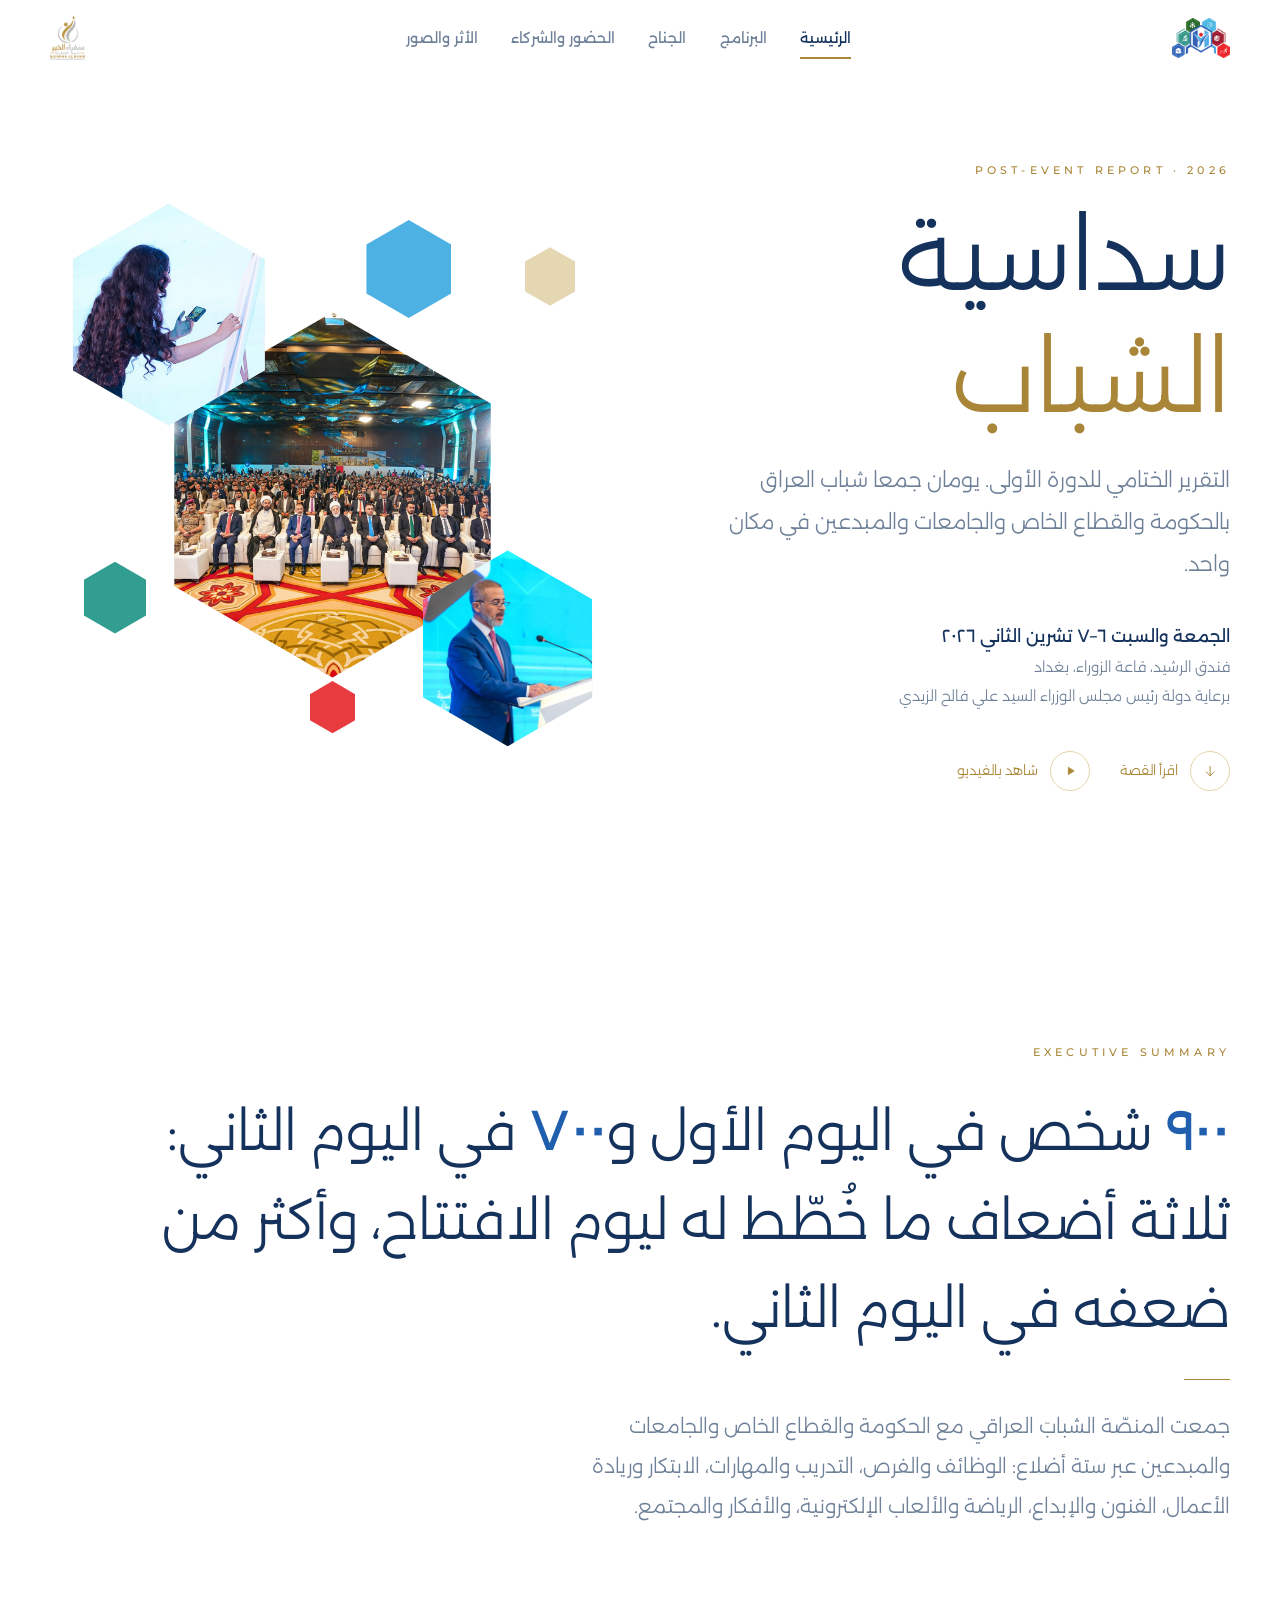
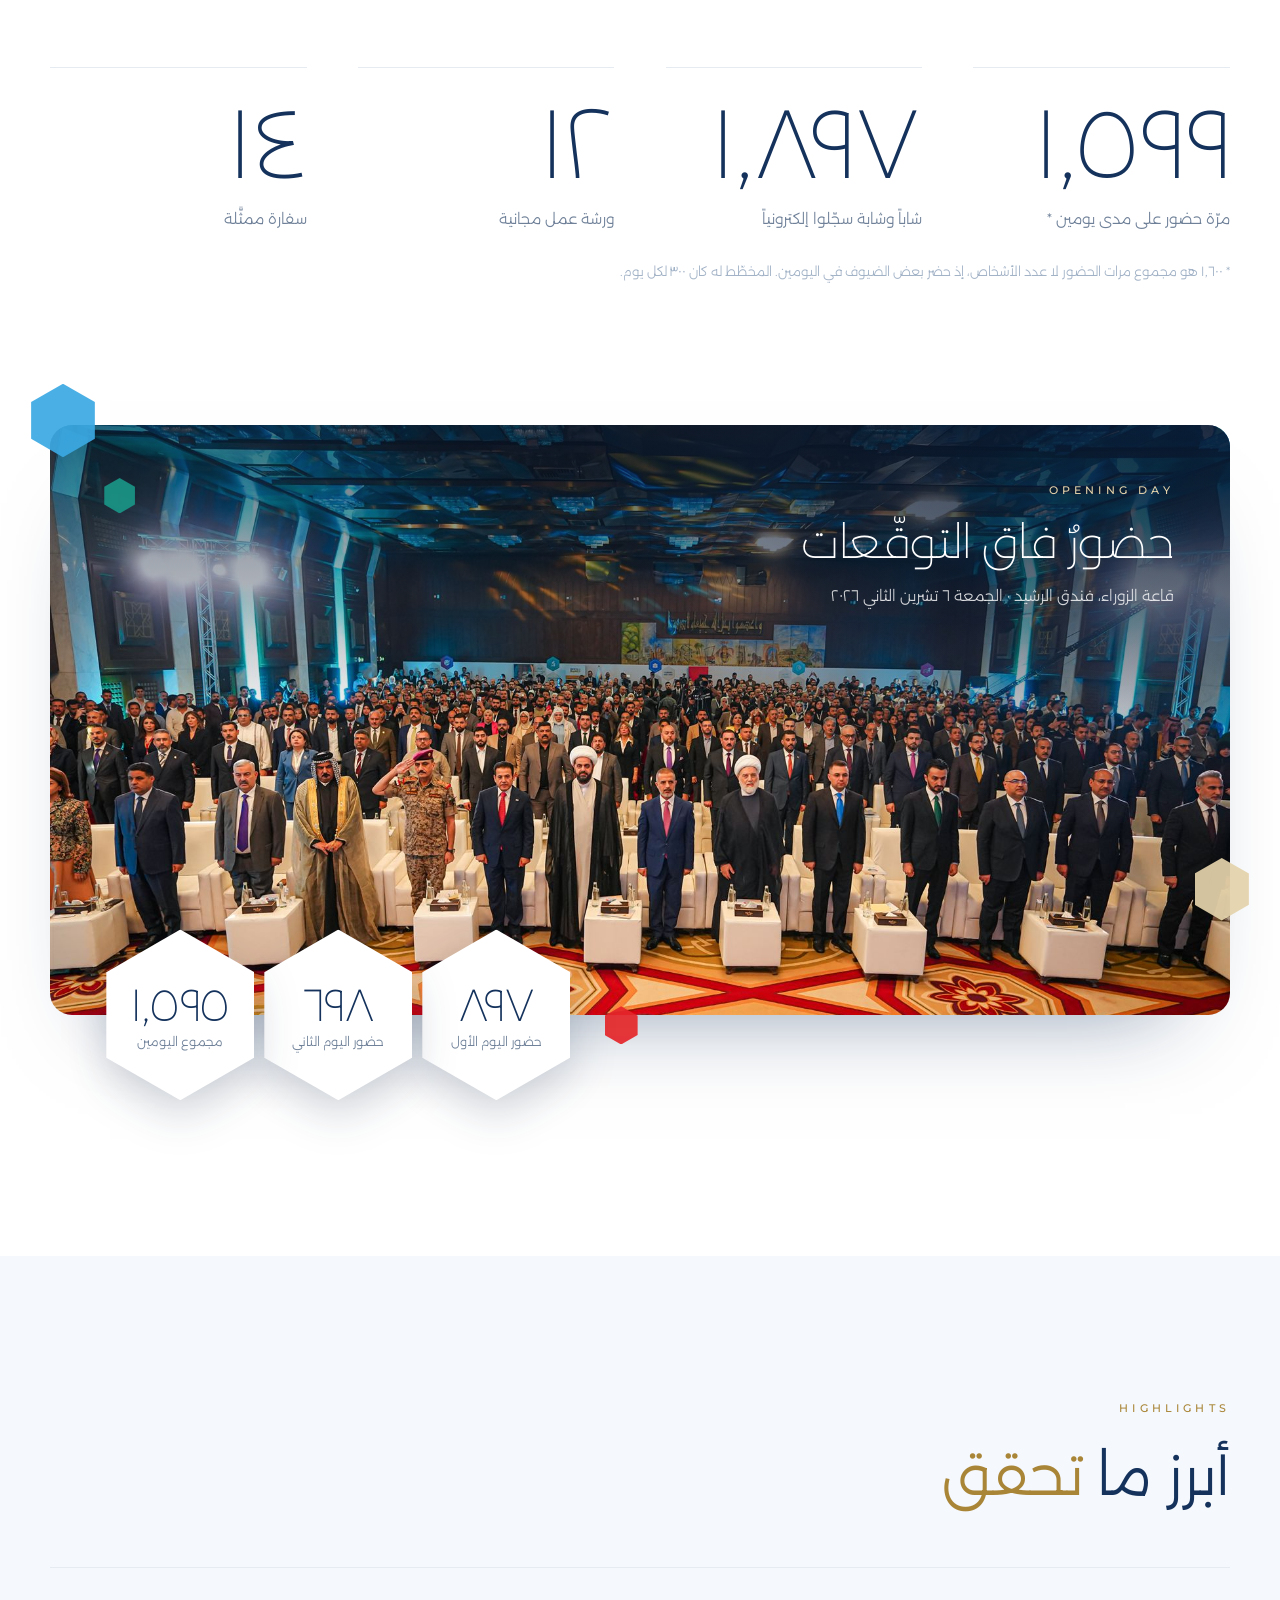
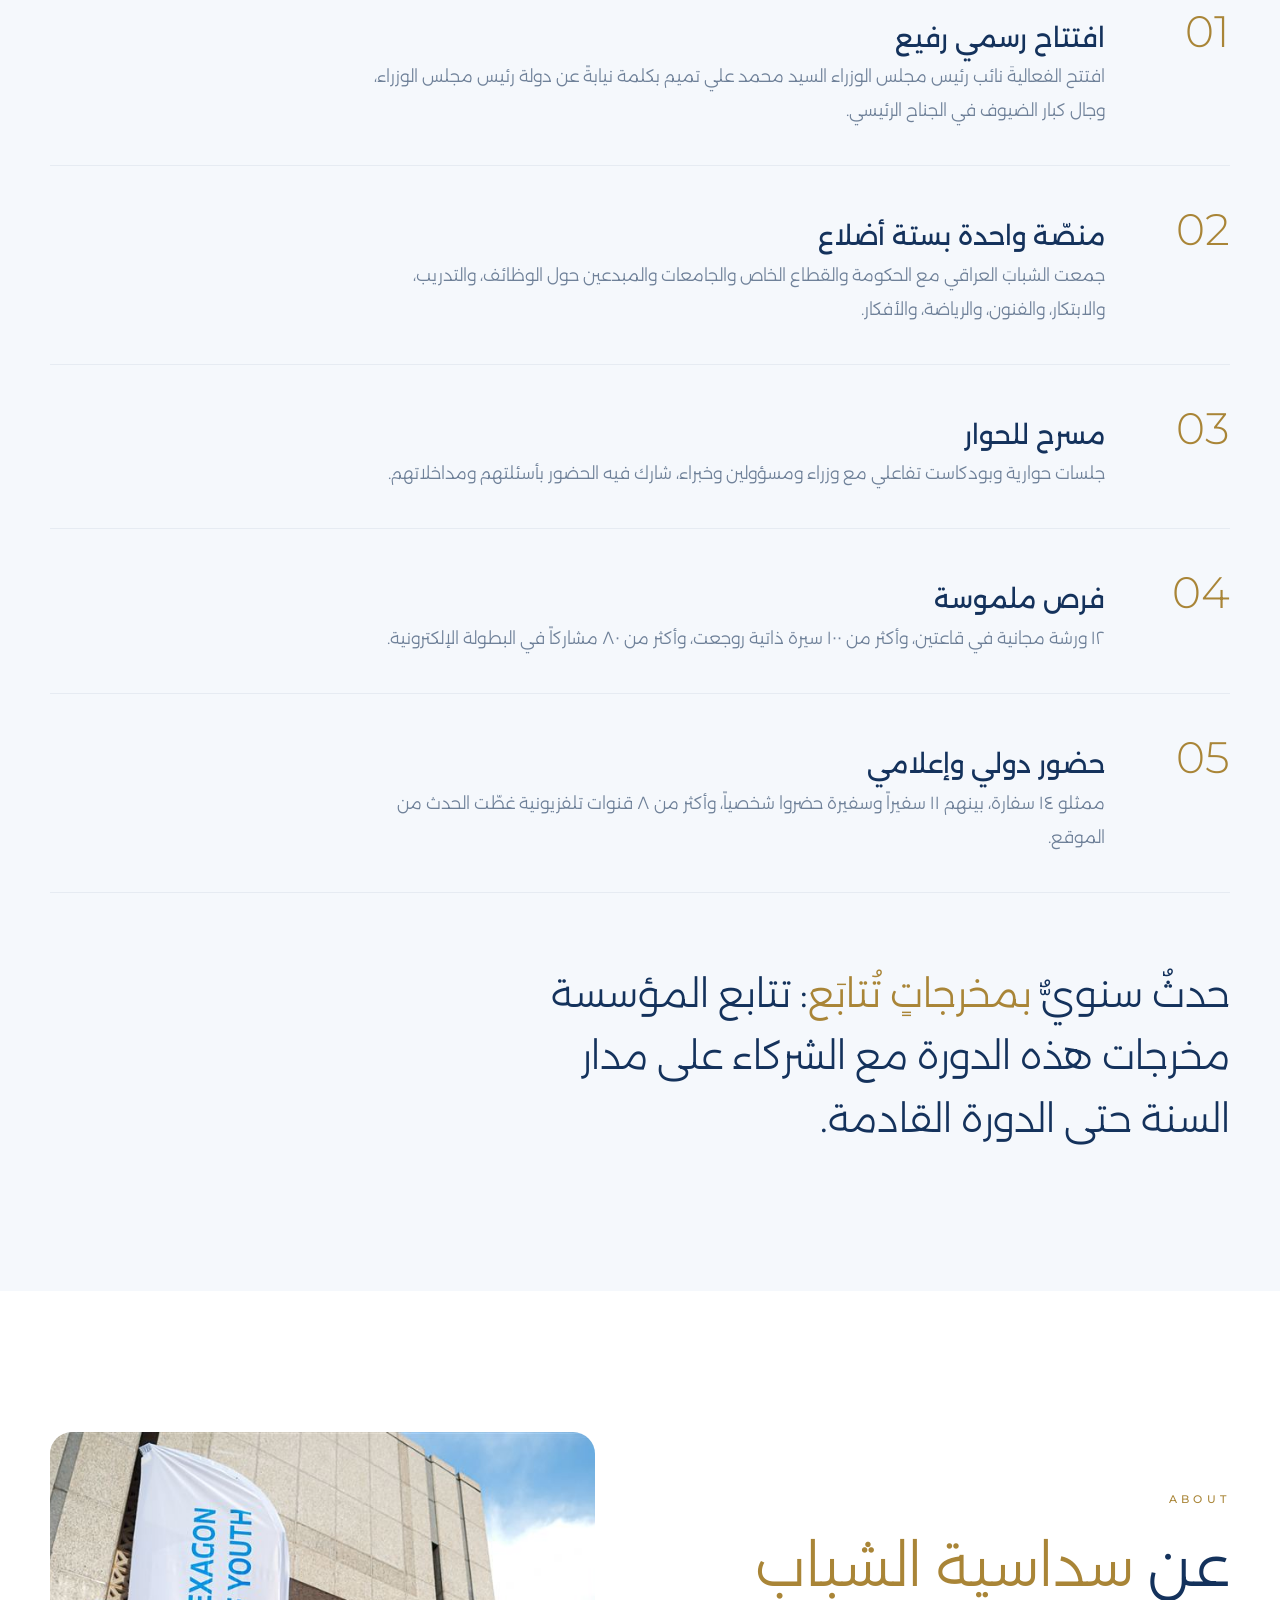
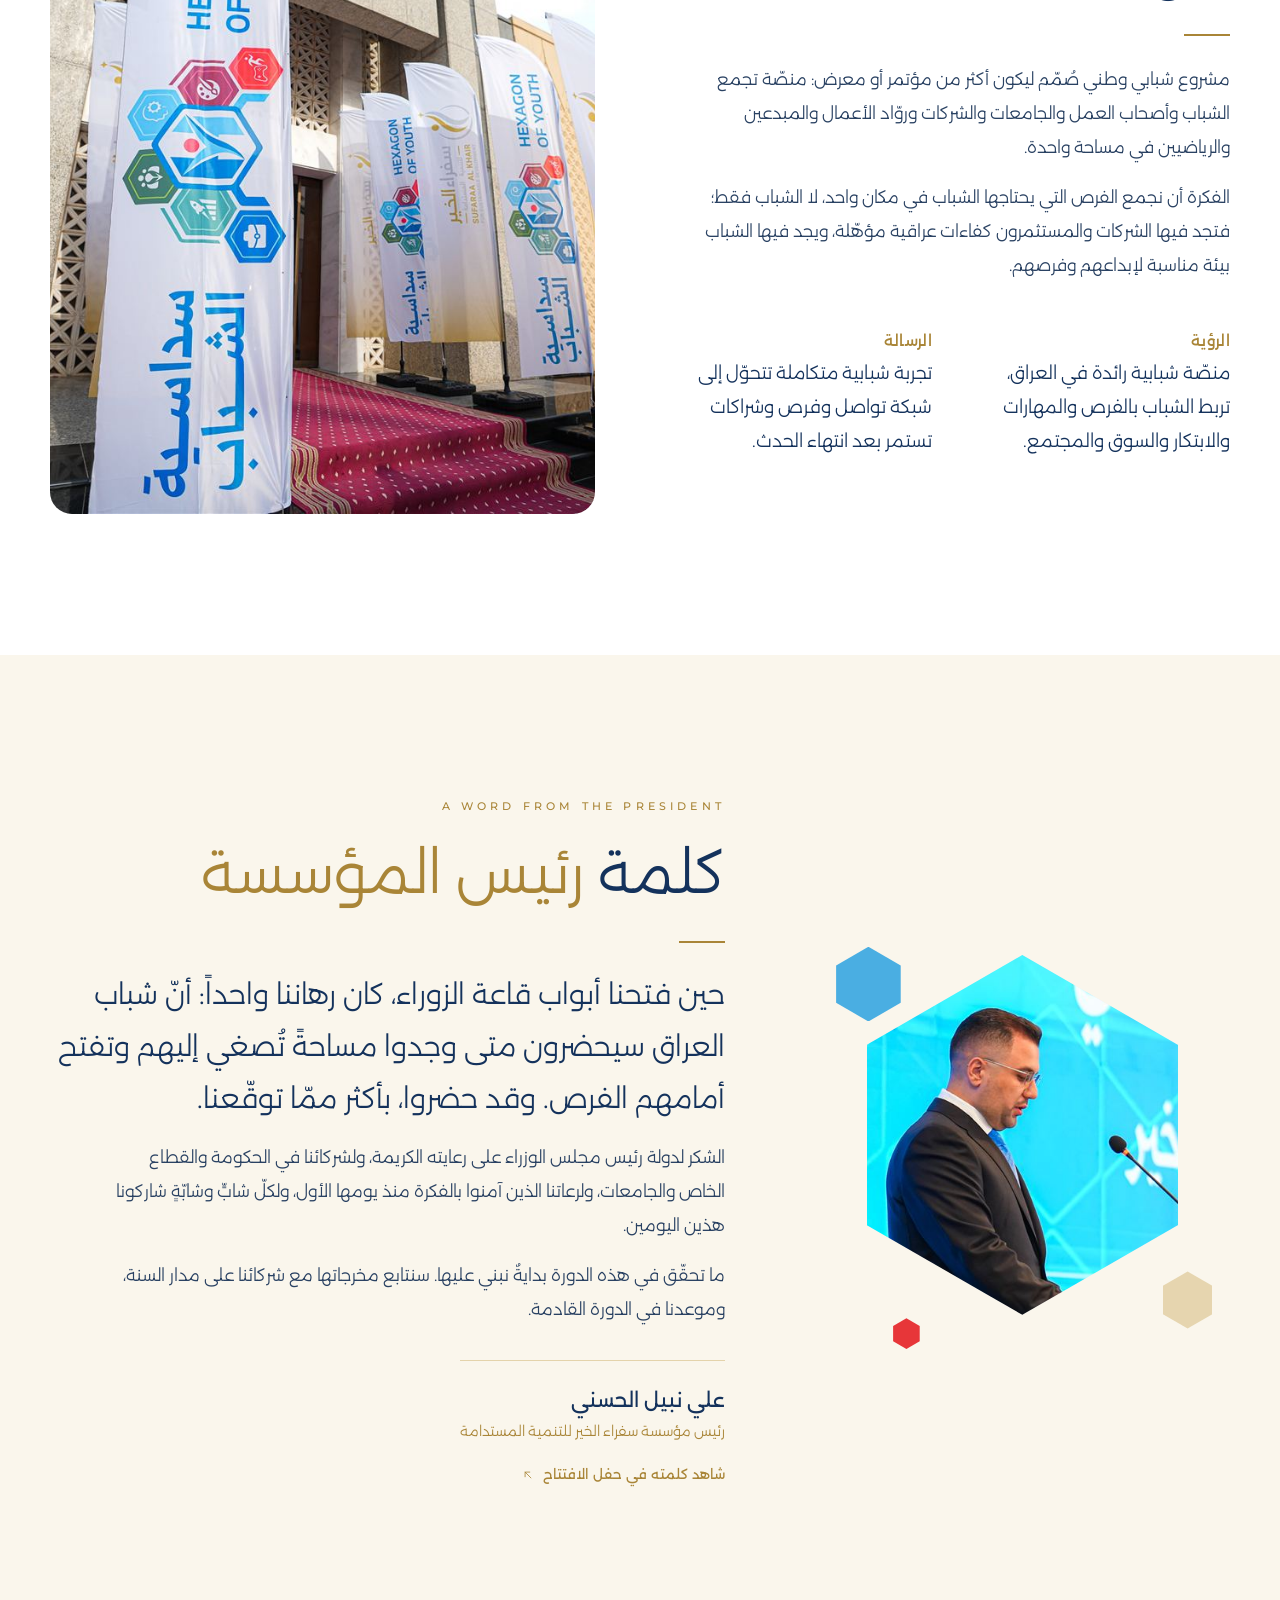
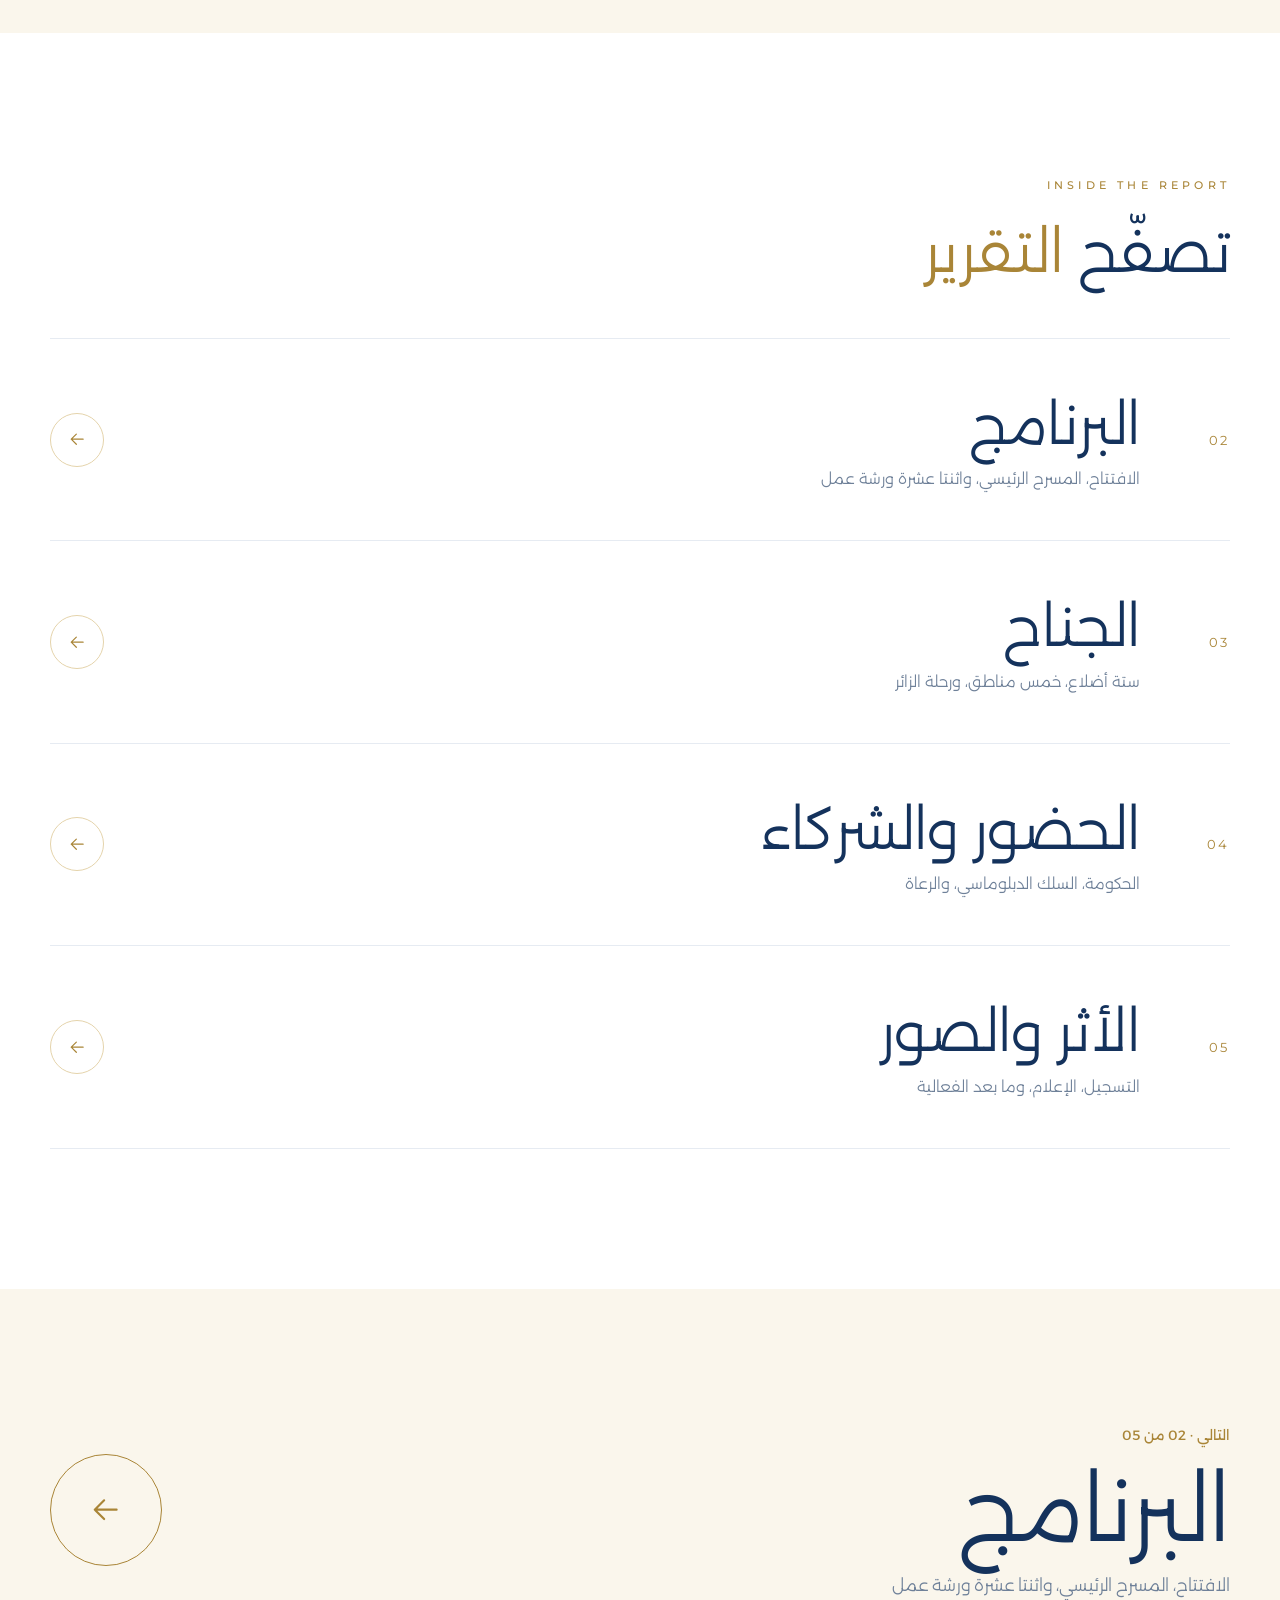
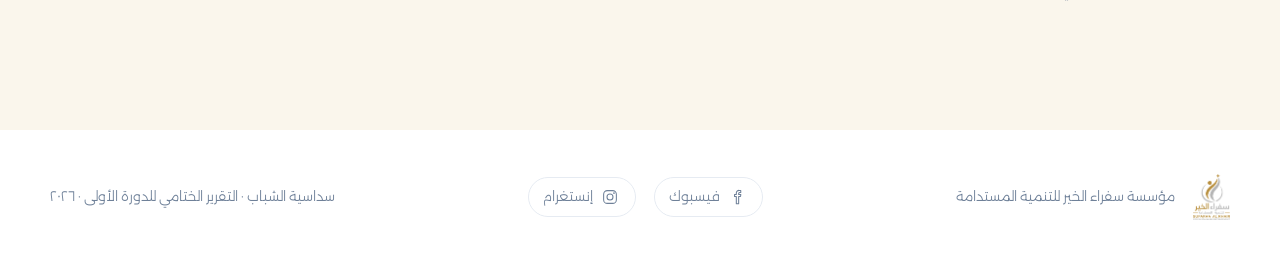
<file: report/index.html>
<!doctype html>
<html lang="ar" dir="rtl">
<head>
<meta charset="utf-8">
<meta name="robots" content="noindex, nofollow">
<meta name="viewport" content="width=device-width, initial-scale=1">
<title>الرئيسية · سداسية الشباب – التقرير الختامي</title>
<meta name="description" content="التقرير الختامي للدورة الأولى من سداسية الشباب، ٦–٧ تشرين الثاني ٢٠٢٦، فندق الرشيد، بغداد. مؤسسة سفراء الخير للتنمية المستدامة.">
<meta property="og:title" content="سداسية الشباب – التقرير الختامي للدورة الأولى">
<meta property="og:image" content="https://hexagon-youth.github.io/report/report-assets/img/photos/p039.jpg">
<meta name="theme-color" content="#14325c">
<link rel="icon" href="report-assets/img/hexagon.png">
<link rel="stylesheet" href="report-assets/site.css">
</head>
<body>
<header class="top" id="top">
  <div class="wrap">
    <a class="logo" href="index.html" aria-label="سداسية الشباب"><img src="report-assets/img/hexagon.png" alt="سداسية الشباب"></a>
    <nav aria-label="صفحات التقرير"><a href="index.html" class="on" aria-current="page">الرئيسية</a><a href="program.html">البرنامج</a><a href="pavilion.html">الجناح</a><a href="people.html">الحضور والشركاء</a><a href="impact.html">الأثر والصور</a></nav>
    <img class="org" src="report-assets/img/sufaraa.png" alt="مؤسسة سفراء الخير للتنمية المستدامة">
    <button class="burger" id="burger" aria-label="القائمة"><svg class="ic" viewBox="0 0 24 24" aria-hidden="true"><path d="M4 7h16M4 12h16M4 17h16"/></svg></button>
  </div>
</header>
<div class="sheet" id="sheet">
  <button class="x" id="sheetx" aria-label="إغلاق"><svg class="ic" viewBox="0 0 24 24" aria-hidden="true"><path d="M6 6l12 12M18 6 6 18"/></svg></button>
  <a href="index.html"><i>01</i>الرئيسية</a><a href="program.html"><i>02</i>البرنامج</a><a href="pavilion.html"><i>03</i>الجناح</a><a href="people.html"><i>04</i>الحضور والشركاء</a><a href="impact.html"><i>05</i>الأثر والصور</a>
</div>
<main>

<section class="cover">
  <div class="wrap">
    <div>
      <span class="kick">POST-EVENT REPORT · 2026</span>
      <h1>سداسية <span class="g">الشباب</span></h1>
      <p class="lead">التقرير الختامي للدورة الأولى. يومان جمعا شباب العراق بالحكومة والقطاع الخاص والجامعات والمبدعين في مكان واحد.</p>
      <div class="meta"><b>الجمعة والسبت ٦–٧ تشرين الثاني ٢٠٢٦</b>فندق الرشيد، قاعة الزوراء، بغداد<br>برعاية دولة رئيس مجلس الوزراء السيد علي فالح الزيدي</div>
      <div class="cues"><a class="cue" href="#story"><span><svg class="ic" viewBox="0 0 24 24" aria-hidden="true"><path d="M12 5v14M6 13l6 6 6-6"/></svg></span>اقرأ القصة</a><a class="cue" href="program.html#watch"><span style="animation:none"><svg class="ic" viewBox="0 0 24 24" aria-hidden="true"><path d="M9.5 7v10l8-5z" fill="currentColor"/></svg></span>شاهد بالفيديو</a></div>
    </div>
    <div class="media"><div class="hive">
      <i style="--c:var(--p2);width:15%;top:3%;left:56%;--dl:-2s"></i>
      <i style="--c:var(--p3);width:11%;top:66%;left:6%;--dl:-4s"></i>
      <i style="--c:var(--gold-l);width:9%;top:8%;left:84%;--dl:-1s"></i>
      <i style="--c:var(--p5);width:8%;top:88%;left:46%;--dl:-5s"></i>
      <figure class="ph hexv a"><img src="report-assets/img/photos/p039.jpg" alt="قاعة الزوراء في يوم الافتتاح"></figure>
      <figure class="ph hexv b"><img src="report-assets/img/photos/p110.jpg" alt="رسم حيّ على المسرح"></figure>
      <figure class="ph hexv c"><img src="report-assets/img/photos/p046.jpg" alt="كلمة نائب رئيس مجلس الوزراء في الافتتاح"></figure>
    </div></div>
  </div>
</section>

<section id="story">
  <div class="wrap">
    <span class="kick rv">EXECUTIVE SUMMARY</span>
    <p class="display rv" style="margin-top:24px;max-width:20em"><em>٩٠٠</em> شخص في اليوم الأول و<em>٧٠٠</em> في اليوم الثاني: ثلاثة أضعاف ما خُطّط له ليوم الافتتاح، وأكثر من ضعفه في اليوم الثاني.</p>
    <div class="rule rv"></div>
    <p class="sub rv">جمعت المنصّة الشبابَ العراقي مع الحكومة والقطاع الخاص والجامعات والمبدعين عبر ستة أضلاع: الوظائف والفرص، التدريب والمهارات، الابتكار وريادة الأعمال، الفنون والإبداع، الرياضة والألعاب الإلكترونية، والأفكار والمجتمع.</p>
  </div>
</section>

<section style="padding-top:0">
  <div class="wrap">
    <div class="nums">
      <div class="num rv"><div class="v"><span data-count="1600">١٬٦٠٠</span></div><div class="l">مرّة حضور على مدى يومين *</div></div>
      <div class="num rv" style="--d:90ms"><div class="v"><span data-count="1898">١٬٨٩٨</span></div><div class="l">شاباً وشابة سجّلوا إلكترونياً</div></div>
      <div class="num rv" style="--d:180ms"><div class="v"><span data-count="12">١٢</span></div><div class="l">ورشة عمل مجانية</div></div>
      <div class="num rv" style="--d:270ms"><div class="v"><span data-count="14">١٤</span></div><div class="l">سفارة ممثَّلة</div></div>
    </div>
    <p class="fine rv">* ١٬٦٠٠ هو مجموع مرات الحضور لا عدد الأشخاص، إذ حضر بعض الضيوف في اليومين. المخطّط له كان ٣٠٠ لكل يوم.</p>
  </div>
</section>

<section style="padding-top:0">
  <div class="wrap">
    <div class="scene rv">
      <figure class="ph zoom r21" data-cap="قاعة الزوراء في يوم الافتتاح" tabindex="0">
        <img src="report-assets/img/photos/p040.jpg" alt="قاعة الزوراء في يوم الافتتاح" loading="lazy">
        <div class="veil"></div>
        <div class="over">
          <span class="kick">OPENING DAY</span>
          <h3>حضورٌ فاق التوقّعات</h3>
          <p>قاعة الزوراء، فندق الرشيد · الجمعة ٦ تشرين الثاني ٢٠٢٦</p>
        </div>
      </figure>
      <i style="--c:var(--p2);width:5.4%;top:-7%;left:-1.6%;--dl:-2s"></i>
      <i style="--c:var(--p3);width:2.6%;top:9%;left:4.6%;--dl:-4s"></i>
      <i style="--c:var(--gold-l);width:4.6%;bottom:16%;right:-1.6%;--dl:-1s"></i>
      <i style="--c:var(--p5);width:2.8%;bottom:-5%;left:47%;--dl:-5s"></i>
      <div class="hexes">
        <div class="hx" style="--k:0"><div><b><span data-count="900">٩٠٠</span></b><span>حضور اليوم الأول</span></div></div>
        <div class="hx" style="--k:1"><div><b><span data-count="700">٧٠٠</span></b><span>حضور اليوم الثاني</span></div></div>
        <div class="hx" style="--k:2"><div><b><span data-count="1600">١٬٦٠٠</span></b><span>مجموع اليومين</span></div></div>
      </div>
    </div>
  </div>
</section>

<section class="mist">
  <div class="wrap">
    <span class="kick rv">HIGHLIGHTS</span>
    <h2 class="h rv" style="margin:14px 0 50px">أبرز ما <span class="g">تحقق</span></h2>
    <ol class="elist">
      <li class="rv"><div><h4>افتتاح رسمي رفيع</h4><p>افتتح الفعاليةَ نائب رئيس مجلس الوزراء السيد محمد علي تميم بكلمة نيابةً عن دولة رئيس مجلس الوزراء، وجال كبار الضيوف في الجناح الرئيسي.</p></div></li>
      <li class="rv"><div><h4>منصّة واحدة بستة أضلاع</h4><p>جمعت الشبابَ العراقي مع الحكومة والقطاع الخاص والجامعات والمبدعين حول الوظائف، والتدريب، والابتكار، والفنون، والرياضة، والأفكار.</p></div></li>
      <li class="rv"><div><h4>مسرح للحوار</h4><p>جلسات حوارية وبودكاست تفاعلي مع وزراء ومسؤولين وخبراء، شارك فيه الحضور بأسئلتهم ومداخلاتهم.</p></div></li>
      <li class="rv"><div><h4>فرص ملموسة</h4><p>١٢ ورشة مجانية في قاعتين، وأكثر من ١٠٠ سيرة ذاتية روجعت، وأكثر من ٨٠ مشاركاً في البطولة الإلكترونية.</p></div></li>
      <li class="rv"><div><h4>حضور دولي وإعلامي</h4><p>ممثلو ١٤ سفارة، بينهم ١١ سفيراً وسفيرة حضروا شخصياً، وأكثر من ٨ قنوات تلفزيونية غطّت الحدث من الموقع.</p></div></li>
    </ol>
    <p class="display rv" style="margin-top:70px;max-width:19em;font-size:clamp(22px,3vw,38px)">حدثٌ سنويٌّ <span class="g">بمخرجاتٍ تُتابَع</span>: تتابع المؤسسة مخرجات هذه الدورة مع الشركاء على مدار السنة حتى الدورة القادمة.</p>
  </div>
</section>

<section>
  <div class="wrap split">
    <div class="txt">
      <span class="kick rv">ABOUT</span>
      <h2 class="h rv" style="margin-top:14px">عن <span class="g">سداسية الشباب</span></h2>
      <div class="rule rv"></div>
      <p class="rv">مشروع شبابي وطني صُمّم ليكون أكثر من مؤتمر أو معرض: منصّة تجمع الشباب وأصحاب العمل والجامعات والشركات وروّاد الأعمال والمبدعين والرياضيين في مساحة واحدة.</p>
      <p class="rv">الفكرة أن نجمع الفرص التي يحتاجها الشباب في مكان واحد، لا الشباب فقط؛ فتجد فيها الشركات والمستثمرون كفاءات عراقية مؤهّلة، ويجد فيها الشباب بيئة مناسبة لإبداعهم وفرصهم.</p>
      <div class="duo">
        <div class="rv"><h4>الرؤية</h4><p>منصّة شبابية رائدة في العراق، تربط الشباب بالفرص والمهارات والابتكار والسوق والمجتمع.</p></div>
        <div class="rv" style="--d:120ms"><h4>الرسالة</h4><p>تجربة شبابية متكاملة تتحوّل إلى شبكة تواصل وفرص وشراكات تستمر بعد انتهاء الحدث.</p></div>
      </div>
    </div>
    <figure class="ph zoom r45 rv" data-cap="أعلام سداسية الشباب عند مدخل القاعة" tabindex="0"><img src="report-assets/img/photos/p007.jpg" alt="أعلام سداسية الشباب عند مدخل القاعة" loading="lazy"><figcaption>أعلام سداسية الشباب عند مدخل القاعة</figcaption></figure>
  </div>
</section>

<section class="sand word">
  <div class="wrap">
    <div class="prez rv">
      <i style="--c:var(--p2);width:17%;top:2%;left:1%;--dl:-2s"></i>
      <i style="--c:var(--gold-l);width:13%;bottom:5%;right:0;--dl:-4s"></i>
      <i style="--c:var(--p5);width:7%;bottom:0;left:16%;--dl:-1s"></i>
      <figure class="ph hexv"><img src="report-assets/img/photos/p042.jpg" alt="السيد علي نبيل الحسني يلقي كلمته في حفل الافتتاح" loading="lazy"></figure>
    </div>
    <div class="txt">
      <span class="kick rv">A WORD FROM THE PRESIDENT</span>
      <h2 class="h rv" style="margin-top:14px">كلمة <span class="g">رئيس المؤسسة</span></h2>
      <div class="rule rv"></div>
      <p class="lede rv">حين فتحنا أبواب قاعة الزوراء، كان رهاننا واحداً: أنّ شباب العراق سيحضرون متى وجدوا مساحةً تُصغي إليهم وتفتح أمامهم الفرص. وقد حضروا، بأكثر ممّا توقّعنا.</p>
      <p class="rv">الشكر لدولة رئيس مجلس الوزراء على رعايته الكريمة، ولشركائنا في الحكومة والقطاع الخاص والجامعات، ولرعاتنا الذين آمنوا بالفكرة منذ يومها الأول، ولكلّ شابٍّ وشابّةٍ شاركونا هذين اليومين.</p>
      <p class="rv">ما تحقّق في هذه الدورة بدايةٌ نبني عليها. سنتابع مخرجاتها مع شركائنا على مدار السنة، وموعدنا في الدورة القادمة.</p>
      <div class="sig rv"><b>علي نبيل الحسني</b><span>رئيس مؤسسة سفراء الخير للتنمية المستدامة</span></div>
      <a class="more sm rv" href="https://www.facebook.com/61595991387448/videos/1146085411110240" target="_blank" rel="noopener">شاهد كلمته في حفل الافتتاح <svg class="ic" viewBox="0 0 24 24" aria-hidden="true"><path d="M9 7h8v8M17 7 7 17"/></svg></a>
    </div>
  </div>
</section>

<section>
  <div class="wrap">
    <span class="kick rv">INSIDE THE REPORT</span>
    <h2 class="h rv" style="margin:14px 0 44px">تصفّح <span class="g">التقرير</span></h2>
    <div class="chapters">
      <a href="program.html" class="rv"><i>02</i><div><h3>البرنامج</h3><p>الافتتاح، المسرح الرئيسي، واثنتا عشرة ورشة عمل</p></div><span class="go"><svg class="ic" viewBox="0 0 24 24" aria-hidden="true"><path d="M19 12H5M11 6l-6 6 6 6"/></svg></span><span class="peek"><img src="report-assets/img/photos/p051.jpg" alt="" loading="lazy"></span></a><a href="pavilion.html" class="rv"><i>03</i><div><h3>الجناح</h3><p>ستة أضلاع، خمس مناطق، ورحلة الزائر</p></div><span class="go"><svg class="ic" viewBox="0 0 24 24" aria-hidden="true"><path d="M19 12H5M11 6l-6 6 6 6"/></svg></span><span class="peek"><img src="report-assets/img/photos/p061.jpg" alt="" loading="lazy"></span></a><a href="people.html" class="rv"><i>04</i><div><h3>الحضور والشركاء</h3><p>الحكومة، السلك الدبلوماسي، والرعاة</p></div><span class="go"><svg class="ic" viewBox="0 0 24 24" aria-hidden="true"><path d="M19 12H5M11 6l-6 6 6 6"/></svg></span><span class="peek"><img src="report-assets/img/photos/p038.jpg" alt="" loading="lazy"></span></a><a href="impact.html" class="rv"><i>05</i><div><h3>الأثر والصور</h3><p>التسجيل، الإعلام، وما بعد الفعالية</p></div><span class="go"><svg class="ic" viewBox="0 0 24 24" aria-hidden="true"><path d="M19 12H5M11 6l-6 6 6 6"/></svg></span><span class="peek"><img src="report-assets/img/photos/p022.jpg" alt="" loading="lazy"></span></a>
    </div>
  </div>
</section>
</main>
<a class="next" href="program.html"><div class="wrap"><div><small>التالي · 02 من 05</small><h2>البرنامج</h2><p style="color:var(--ink2)">الافتتاح، المسرح الرئيسي، واثنتا عشرة ورشة عمل</p></div><span class="go"><svg class="ic" viewBox="0 0 24 24" aria-hidden="true"><path d="M19 12H5M11 6l-6 6 6 6"/></svg></span></div></a>
<footer class="foot"><div class="wrap">
  <div><img src="report-assets/img/sufaraa.png" alt=""><span>مؤسسة سفراء الخير للتنمية المستدامة</span></div>
  <div class="social "><a href="https://www.facebook.com/profile.php?id=61595991387448" target="_blank" rel="noopener" aria-label="فيسبوك"><svg class="ic" viewBox="0 0 24 24" aria-hidden="true"><path d="M14.2 8.6V7.2c0-.8.5-1.3 1.3-1.3H17V3.2h-2.2a3.6 3.6 0 0 0-3.7 3.7v1.7H8.7v2.8h2.4V21h3.1v-9.6h2.5l.4-2.8z"/></svg><span>فيسبوك</span></a><a href="https://www.instagram.com/sufaraa.alkhair.iq/" target="_blank" rel="noopener" aria-label="إنستغرام"><svg class="ic" viewBox="0 0 24 24" aria-hidden="true"><rect x="3.5" y="3.5" width="17" height="17" rx="5"/><circle cx="12" cy="12" r="4"/><circle cx="17.3" cy="6.7" r=".5"/></svg><span>إنستغرام</span></a></div>
  <span>سداسية الشباب · التقرير الختامي للدورة الأولى · ٢٠٢٦</span>
</div></footer>
<script src="report-assets/site.js"></script>
</body>
</html>
</file>
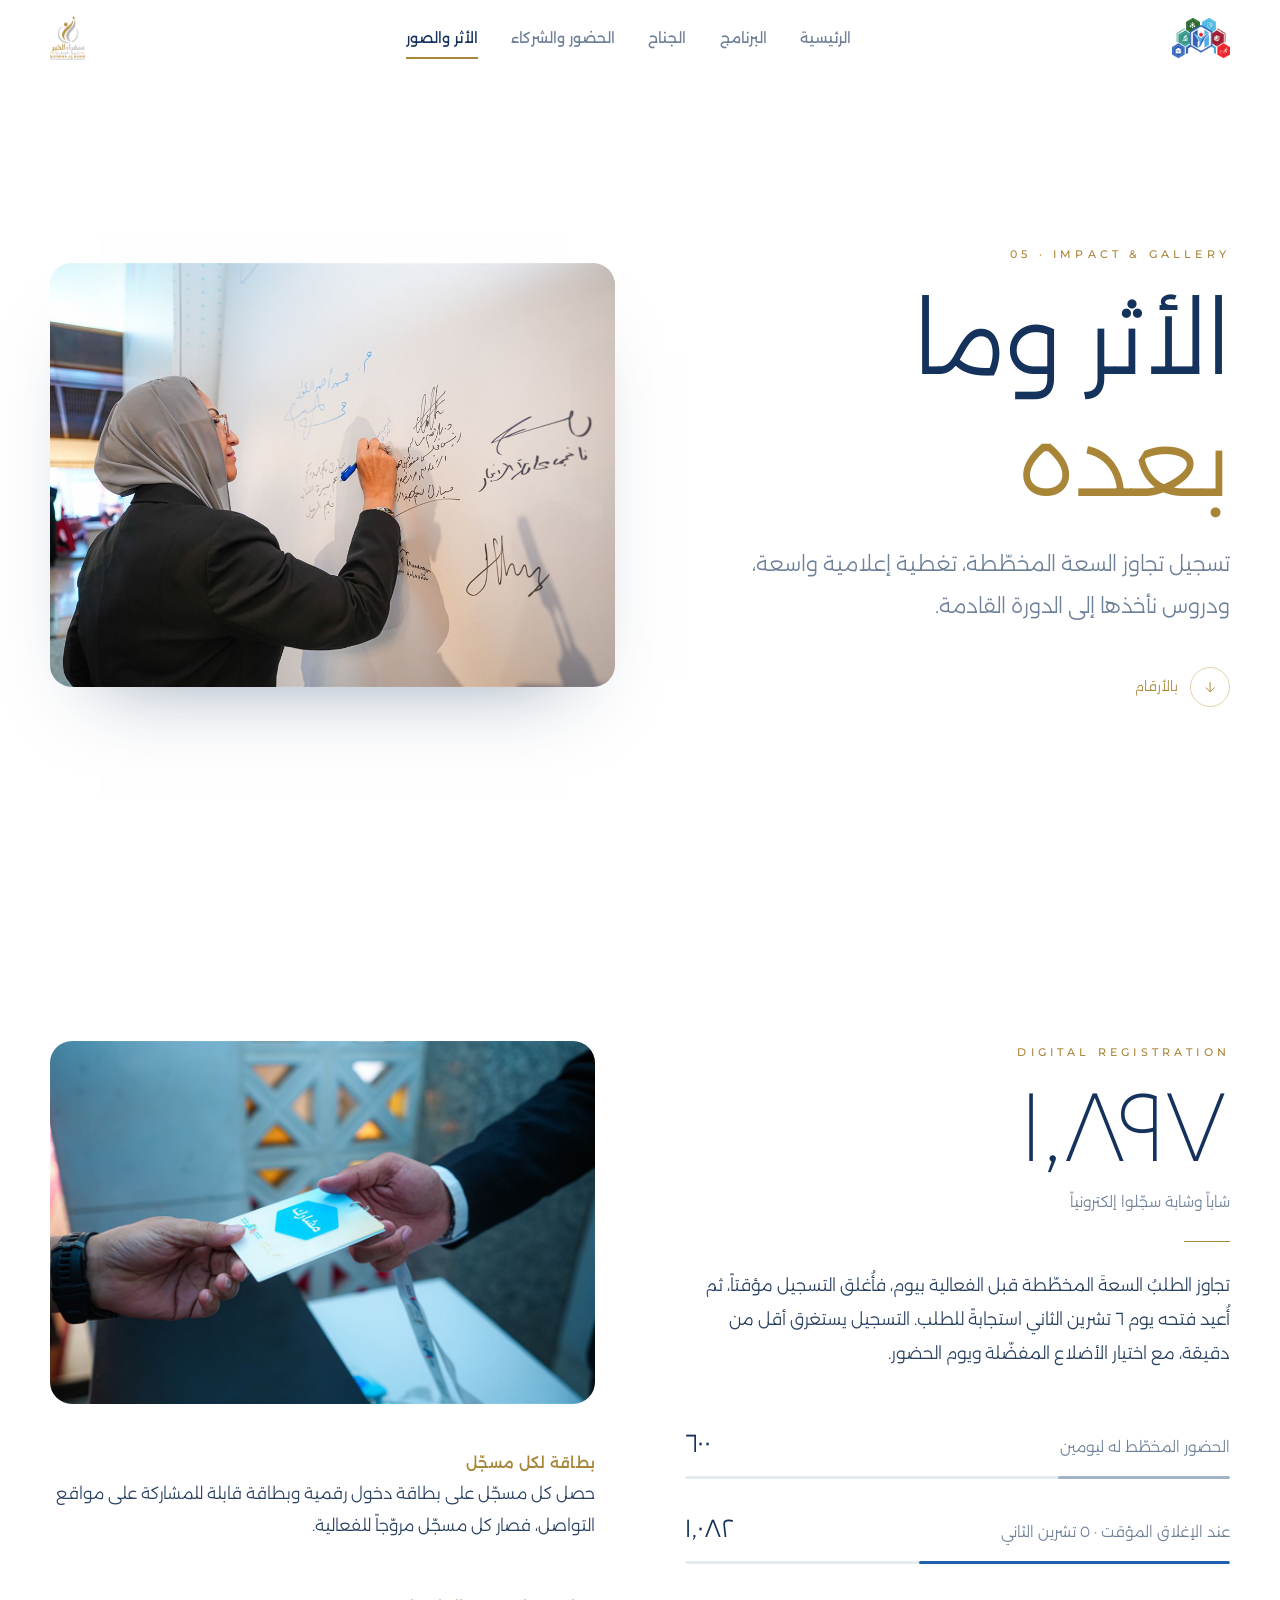
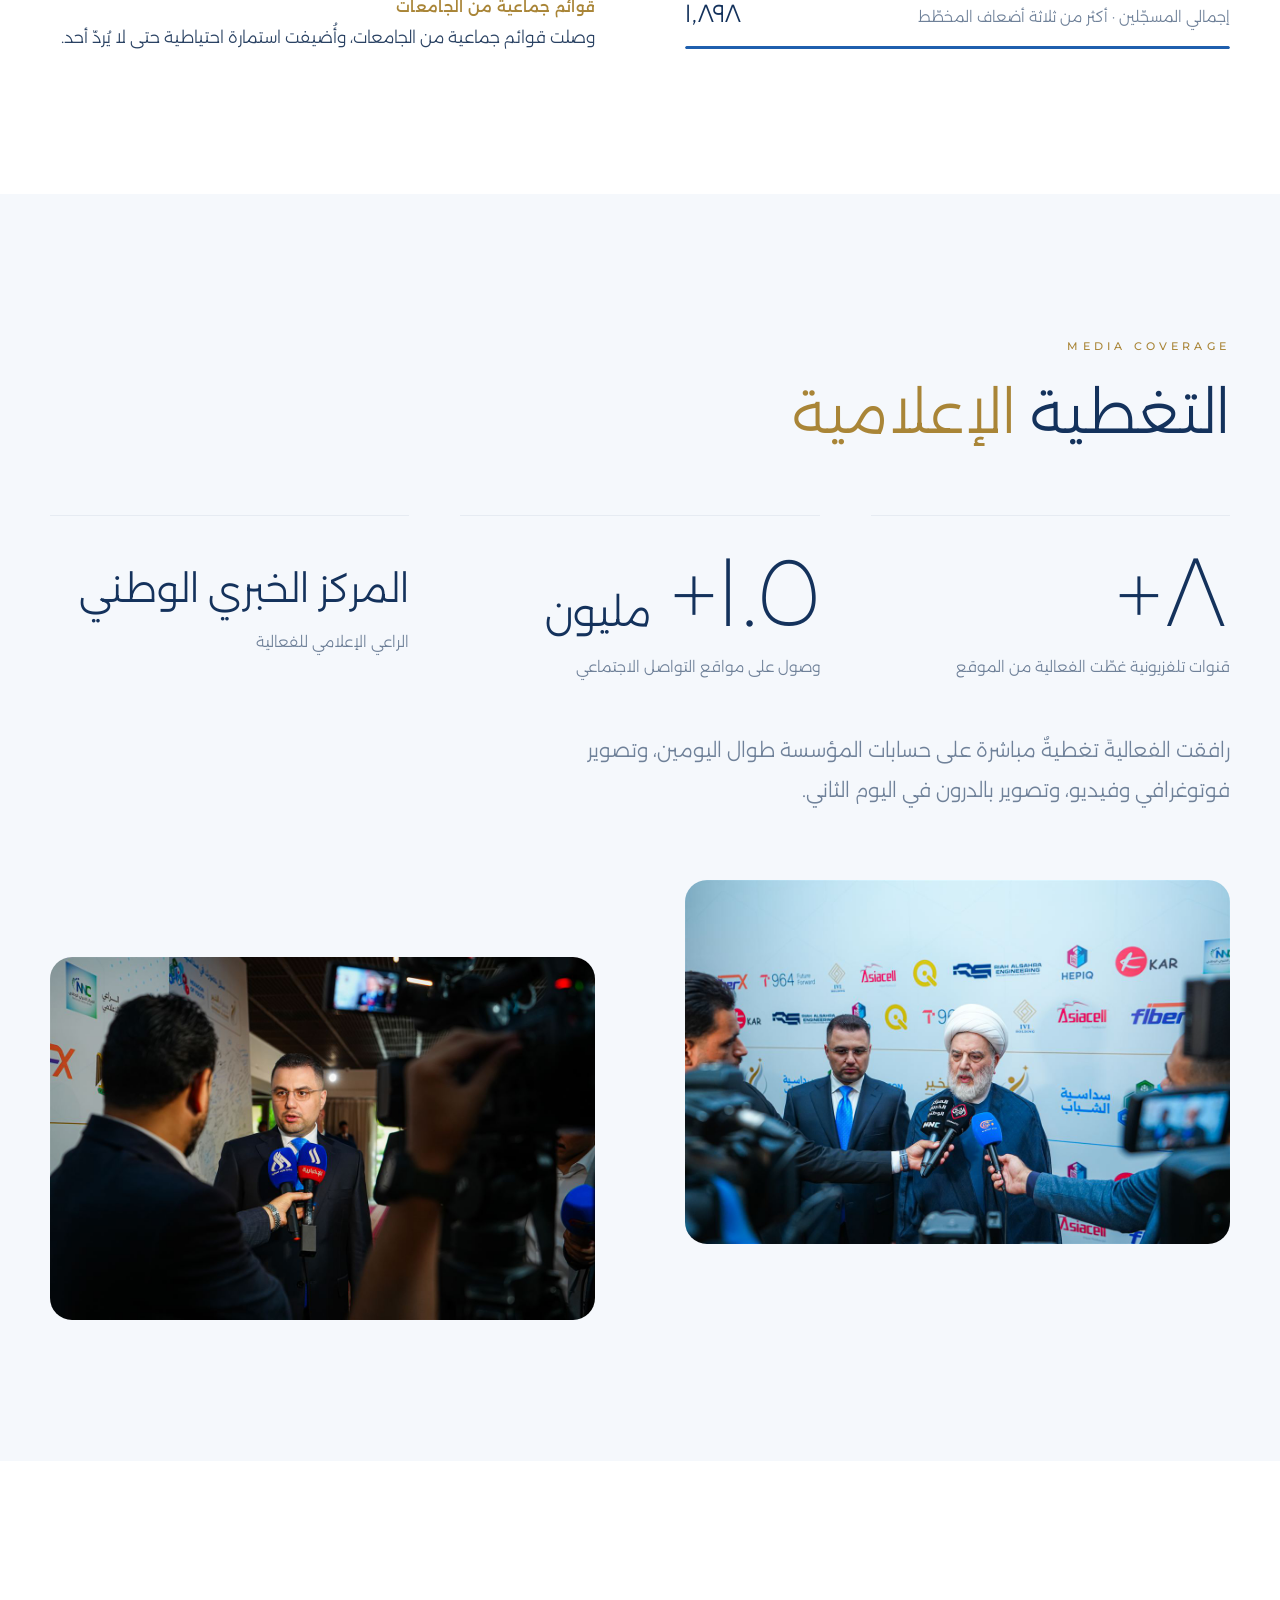
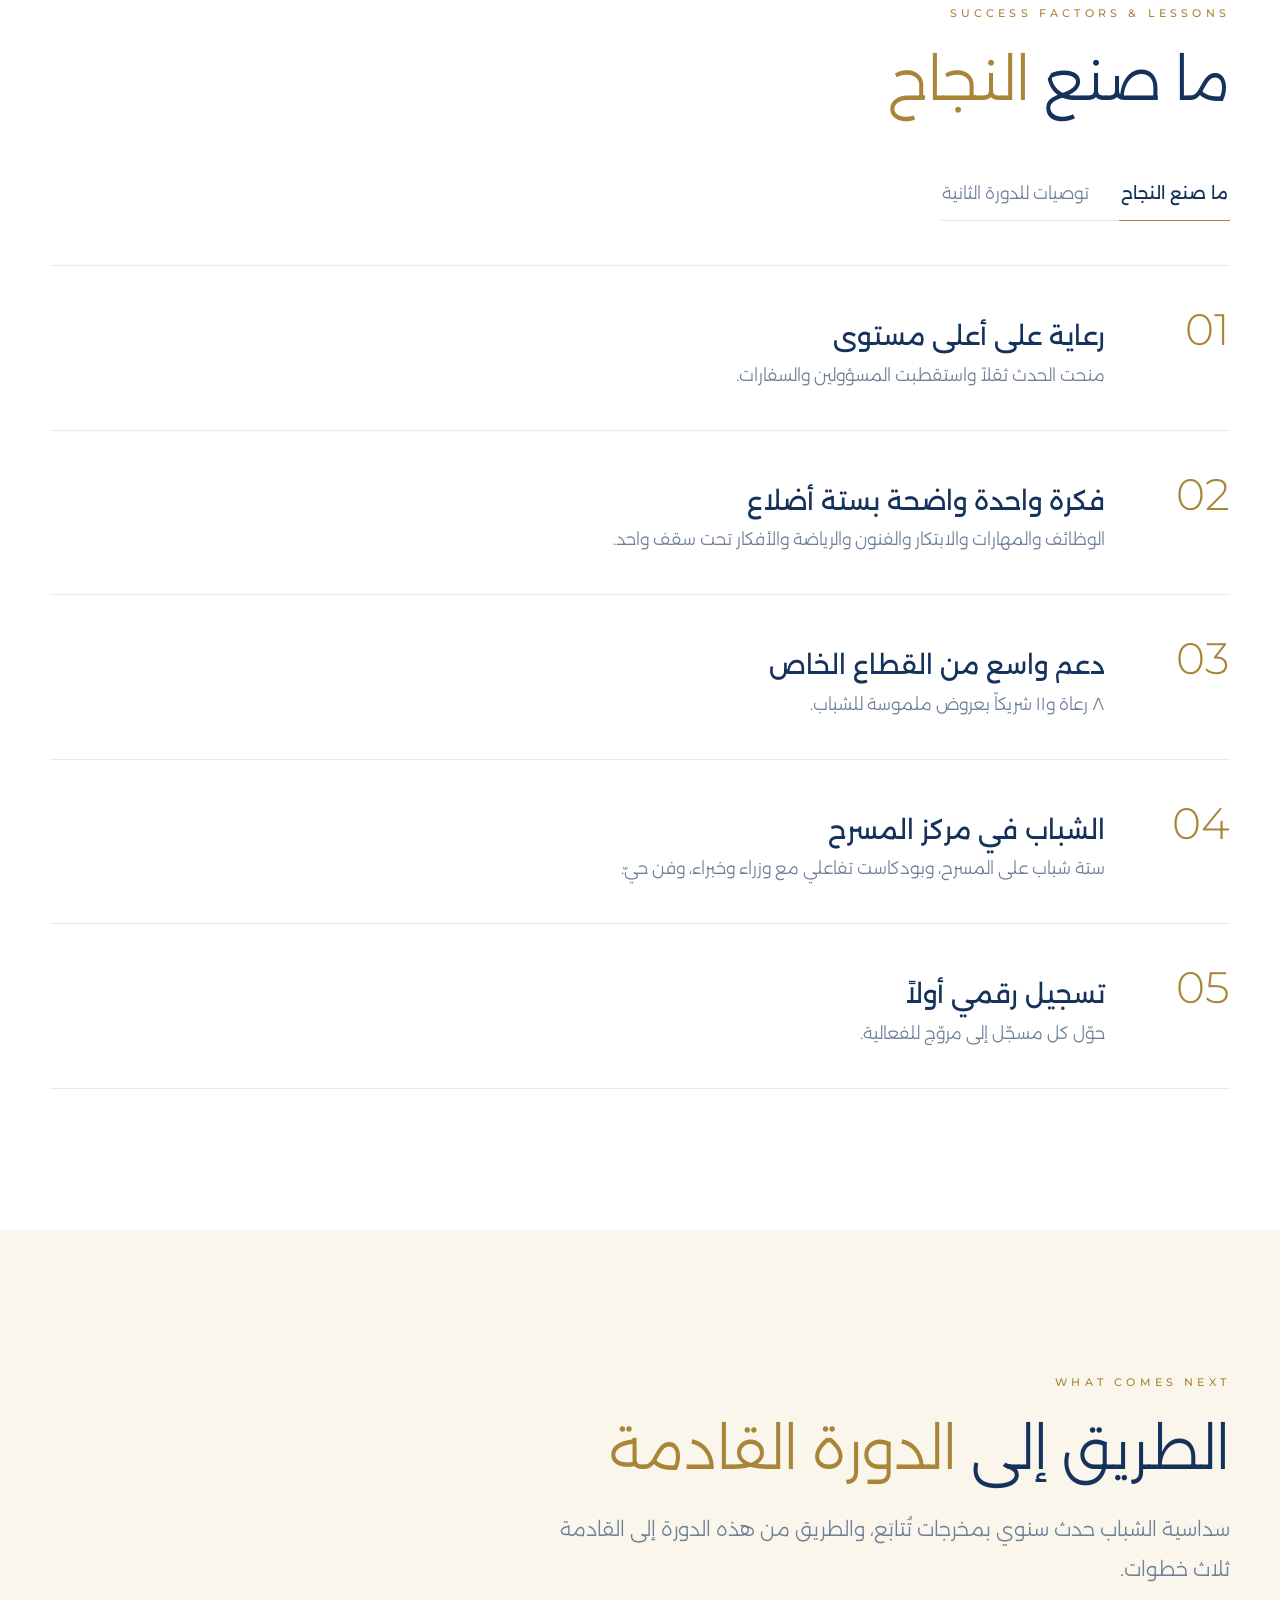
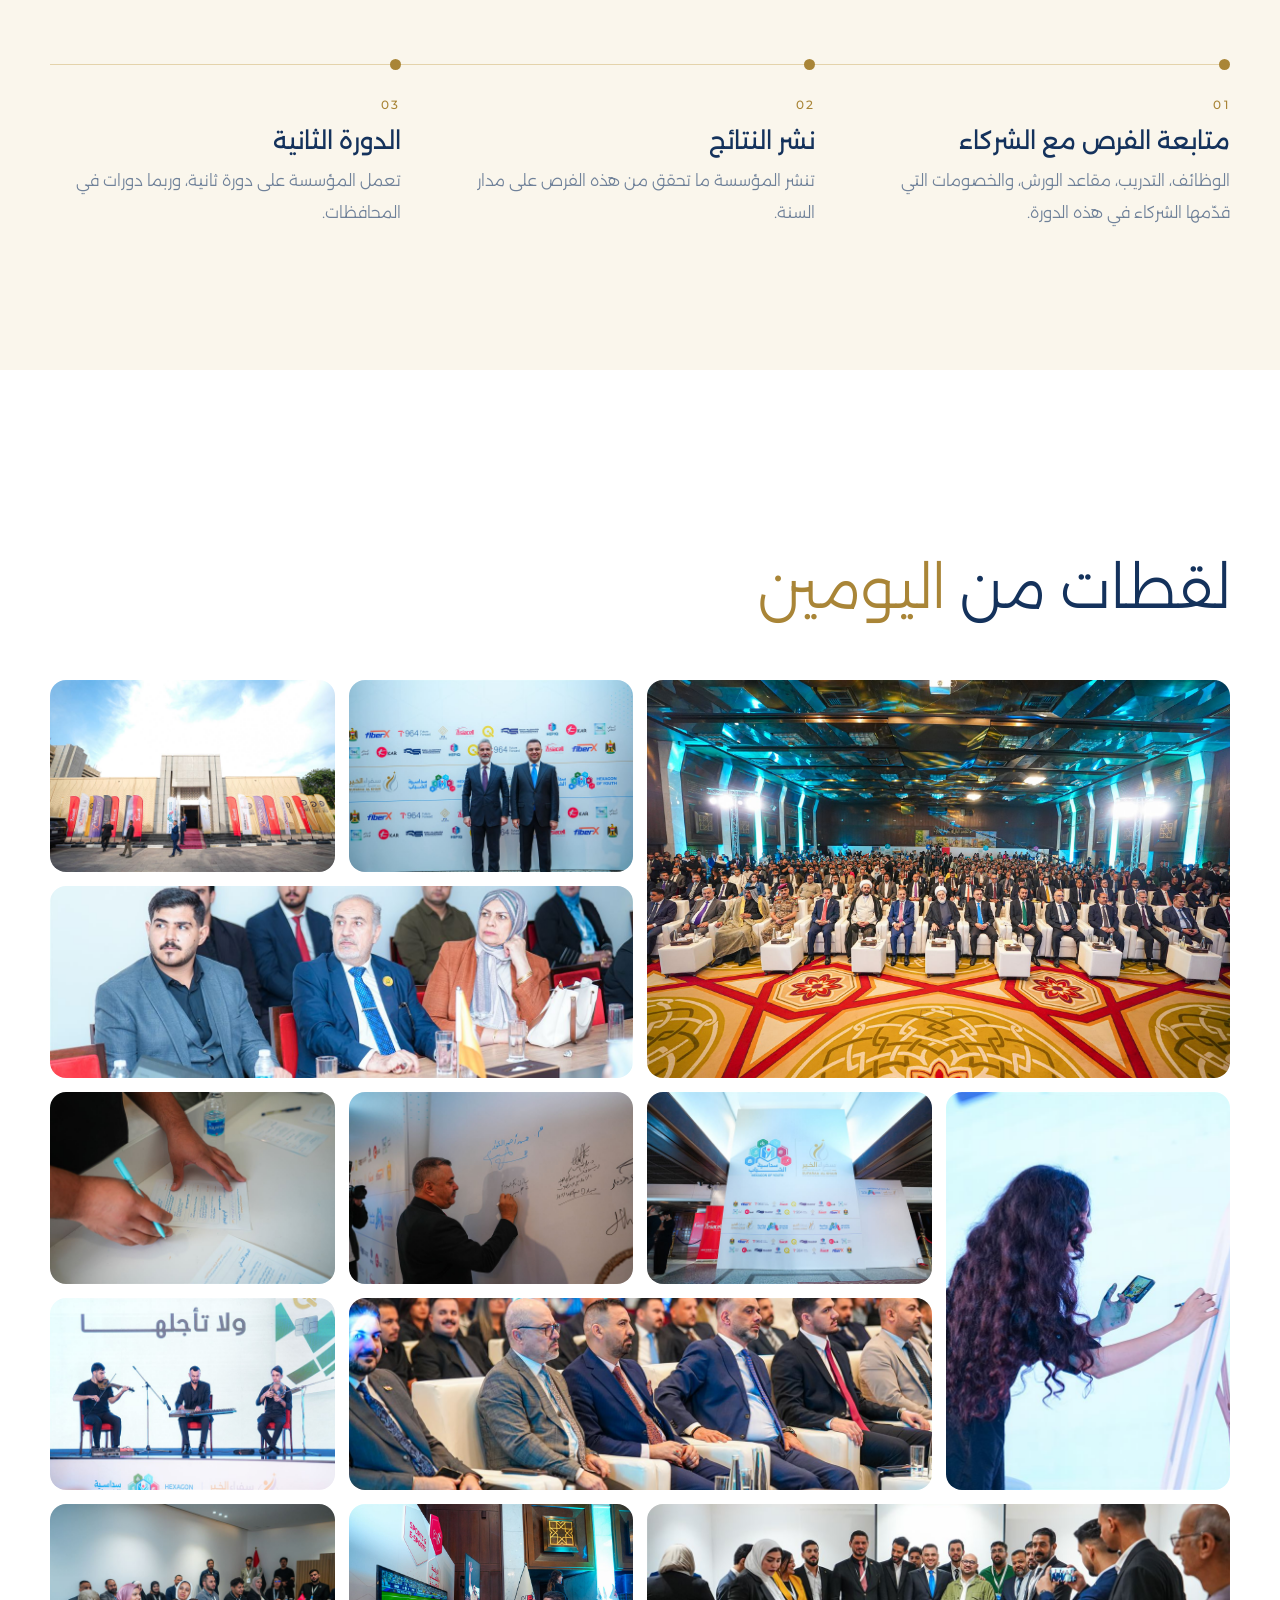
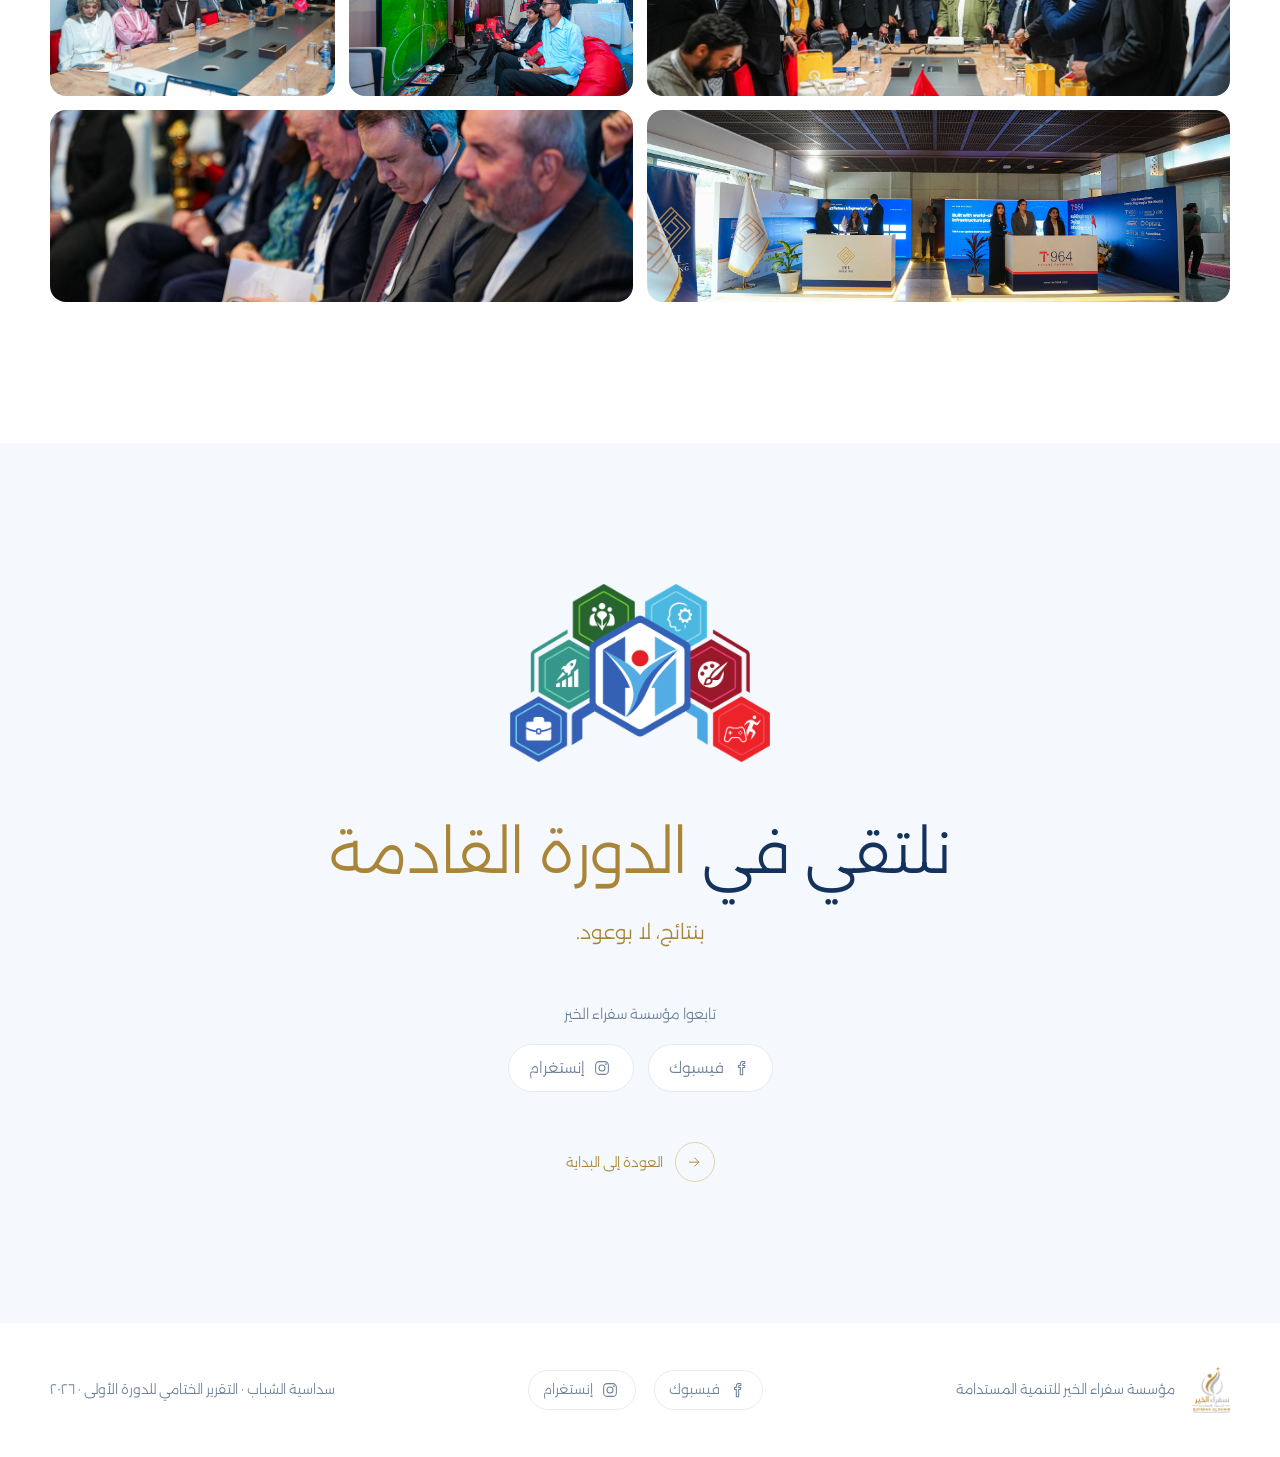
<file: report/impact.html>
<!doctype html>
<html lang="ar" dir="rtl">
<head>
<meta charset="utf-8">
<meta name="robots" content="noindex, nofollow">
<meta name="viewport" content="width=device-width, initial-scale=1">
<title>الأثر والصور · سداسية الشباب – التقرير الختامي</title>
<meta name="description" content="التقرير الختامي للدورة الأولى من سداسية الشباب، ٦–٧ تشرين الثاني ٢٠٢٦، فندق الرشيد، بغداد. مؤسسة سفراء الخير للتنمية المستدامة.">
<meta property="og:title" content="سداسية الشباب – التقرير الختامي للدورة الأولى">
<meta property="og:image" content="https://hexagon-youth.github.io/report/report-assets/img/photos/p039.jpg">
<meta name="theme-color" content="#14325c">
<link rel="icon" href="report-assets/img/hexagon.png">
<link rel="stylesheet" href="report-assets/site.css">
</head>
<body>
<header class="top" id="top">
  <div class="wrap">
    <a class="logo" href="index.html" aria-label="سداسية الشباب"><img src="report-assets/img/hexagon.png" alt="سداسية الشباب"></a>
    <nav aria-label="صفحات التقرير"><a href="index.html">الرئيسية</a><a href="program.html">البرنامج</a><a href="pavilion.html">الجناح</a><a href="people.html">الحضور والشركاء</a><a href="impact.html" class="on" aria-current="page">الأثر والصور</a></nav>
    <img class="org" src="report-assets/img/sufaraa.png" alt="مؤسسة سفراء الخير للتنمية المستدامة">
    <button class="burger" id="burger" aria-label="القائمة"><svg class="ic" viewBox="0 0 24 24" aria-hidden="true"><path d="M4 7h16M4 12h16M4 17h16"/></svg></button>
  </div>
</header>
<div class="sheet" id="sheet">
  <button class="x" id="sheetx" aria-label="إغلاق"><svg class="ic" viewBox="0 0 24 24" aria-hidden="true"><path d="M6 6l12 12M18 6 6 18"/></svg></button>
  <a href="index.html"><i>01</i>الرئيسية</a><a href="program.html"><i>02</i>البرنامج</a><a href="pavilion.html"><i>03</i>الجناح</a><a href="people.html"><i>04</i>الحضور والشركاء</a><a href="impact.html"><i>05</i>الأثر والصور</a>
</div>
<main>

<section class="cover">
  <div class="wrap">
    <div>
      <span class="kick">05 · IMPACT &amp; GALLERY</span>
      <h1>الأثر وما <span class="g">بعده</span></h1>
      <p class="lead">تسجيل تجاوز السعة المخطّطة، تغطية إعلامية واسعة، ودروس نأخذها إلى الدورة القادمة.</p>
      <a class="cue" href="#reg"><span><svg class="ic" viewBox="0 0 24 24" aria-hidden="true"><path d="M12 5v14M6 13l6 6 6-6"/></svg></span>بالأرقام</a>
    </div>
    <div class="media"><figure class="ph zoom r43 rv" data-cap="توقيع على جدار «سجّل حضورك»" tabindex="0"><img src="report-assets/img/photos/p022.jpg" alt="توقيع على جدار «سجّل حضورك»" loading="lazy"><figcaption>توقيع على جدار «سجّل حضورك»</figcaption></figure></div>
  </div>
</section>

<section id="reg">
  <div class="wrap split start">
    <div class="txt">
      <span class="kick rv">DIGITAL REGISTRATION</span>
      <div class="num rv" style="border:0;padding:0;margin-top:10px"><div class="v"><span data-count="1898">١٬٨٩٨</span></div><div class="l">شاباً وشابة سجّلوا إلكترونياً</div></div>
      <div class="rule rv"></div>
      <p class="rv">تجاوز الطلبُ السعةَ المخطّطة قبل الفعالية بيوم، فأُغلق التسجيل مؤقتاً، ثم أُعيد فتحه يوم ٦ تشرين الثاني استجابةً للطلب. التسجيل يستغرق أقل من دقيقة، مع اختيار الأضلاع المفضّلة ويوم الحضور.</p>
      <div class="bars rv" style="margin-top:50px">
        <div class="bar ref"><div class="bl"><span>الحضور المخطّط له ليومين</span><b>٦٠٠</b></div><div class="tr"><i style="--w:31.6%"></i></div></div>
        <div class="bar"><div class="bl"><span>عند الإغلاق المؤقت · ٥ تشرين الثاني</span><b>١٬٠٨٢</b></div><div class="tr"><i style="--w:57%"></i></div></div>
        <div class="bar"><div class="bl"><span>إجمالي المسجّلين · أكثر من ثلاثة أضعاف المخطّط</span><b>١٬٨٩٨</b></div><div class="tr"><i style="--w:100%"></i></div></div>
      </div>
    </div>
    <div>
      <figure class="ph zoom r32 rv" data-cap="بطاقات المشاركين عند التسجيل" tabindex="0"><img src="report-assets/img/photos/p008.jpg" alt="بطاقات المشاركين عند التسجيل" loading="lazy"><figcaption>بطاقات المشاركين عند التسجيل</figcaption></figure>
      <div class="duo" style="grid-template-columns:1fr">
        <div class="rv"><h4>بطاقة لكل مسجّل</h4><p style="font-size:16.5px;color:var(--ink)">حصل كل مسجّل على بطاقة دخول رقمية وبطاقة قابلة للمشاركة على مواقع التواصل، فصار كل مسجّل مروّجاً للفعالية.</p></div>
        <div class="rv"><h4>قوائم جماعية من الجامعات</h4><p style="font-size:16.5px;color:var(--ink)">وصلت قوائم جماعية من الجامعات، وأُضيفت استمارة احتياطية حتى لا يُردّ أحد.</p></div>
      </div>
    </div>
  </div>
</section>

<section class="mist">
  <div class="wrap">
    <span class="kick rv">MEDIA COVERAGE</span>
    <h2 class="h rv" style="margin:14px 0 60px">التغطية <span class="g">الإعلامية</span></h2>
    <div class="nums" style="--n:3">
      <div class="num rv"><div class="v"><bdi dir="ltr">+<span data-count="8">٨</span></bdi></div><div class="l">قنوات تلفزيونية غطّت الفعالية من الموقع</div></div>
      <div class="num rv" style="--d:90ms"><div class="v"><bdi dir="ltr">+<span data-count="1.5" data-dec="1">١.٥</span></bdi> <small>مليون</small></div><div class="l">وصول على مواقع التواصل الاجتماعي</div></div>
      <div class="num rv" style="--d:180ms"><div class="v" style="font-size:clamp(24px,3vw,38px);font-weight:300;line-height:1.7;white-space:normal;padding-top:.5em">المركز الخبري الوطني</div><div class="l">الراعي الإعلامي للفعالية</div></div>
    </div>
    <p class="sub rv" style="margin:50px 0 70px">رافقت الفعاليةَ تغطيةٌ مباشرة على حسابات المؤسسة طوال اليومين، وتصوير فوتوغرافي وفيديو، وتصوير بالدرون في اليوم الثاني.</p>
    <div class="split" style="align-items:start">
      <figure class="ph zoom r32 rv" data-cap="تغطية تلفزيونية من الموقع" tabindex="0"><img src="report-assets/img/photos/p066.jpg" alt="تغطية تلفزيونية من الموقع" loading="lazy"><figcaption>تغطية تلفزيونية من الموقع</figcaption></figure>
      <div style="margin-top:clamp(0px,6vw,80px)"><figure class="ph zoom r32 rv" data-cap="مقابلة تلفزيونية في منطقة الاستقبال" tabindex="0"><img src="report-assets/img/photos/p068.jpg" alt="مقابلة تلفزيونية في منطقة الاستقبال" loading="lazy"><figcaption>مقابلة تلفزيونية في منطقة الاستقبال</figcaption></figure></div>
    </div>
  </div>
</section>

<section>
  <div class="wrap">
    <span class="kick rv">SUCCESS FACTORS &amp; LESSONS</span>
    <h2 class="h rv" style="margin:14px 0 44px">ما صنع <span class="g">النجاح</span></h2>
    <div class="sw rv" data-sw="sn"><button aria-pressed="true" data-t="s">ما صنع النجاح</button><button aria-pressed="false" data-t="r">توصيات للدورة الثانية</button></div>
    <ol class="elist" data-pane="sn" data-t="s">
      <li><div><h4>رعاية على أعلى مستوى</h4><p>منحت الحدث ثقلاً واستقطبت المسؤولين والسفارات.</p></div></li>
      <li><div><h4>فكرة واحدة واضحة بستة أضلاع</h4><p>الوظائف والمهارات والابتكار والفنون والرياضة والأفكار تحت سقف واحد.</p></div></li>
      <li><div><h4>دعم واسع من القطاع الخاص</h4><p>٨ رعاة و١١ شريكاً بعروض ملموسة للشباب.</p></div></li>
      <li><div><h4>الشباب في مركز المسرح</h4><p>ستة شباب على المسرح، وبودكاست تفاعلي مع وزراء وخبراء، وفن حيّ.</p></div></li>
      <li><div><h4>تسجيل رقمي أولاً</h4><p>حوّل كل مسجّل إلى مروّج للفعالية.</p></div></li>
    </ol>
    <ol class="elist" data-pane="sn" data-t="r" hidden>
      <li><div><h4>تثبيت البرنامج مبكراً</h4><p>موعد نهائي قبل ١٠ أيام للمتحدّثين والمحاورين والشركاء.</p></div></li>
      <li><div><h4>تسجيل الدخول إلكترونياً عند كل مدخل</h4><p>لقياس الحضور والعائدين والاهتمام بكل ضلع تلقائياً.</p></div></li>
      <li><div><h4>تخطيط الطاقة الاستيعابية والضيافة على أساس التسجيل</h4><p>بعد أن بلغ الحضور ثلاثة أضعاف المخطّط له.</p></div></li>
      <li><div><h4>تثبيت مسلّمات الرعاة بموعد محدد</h4><p>مع منسّق لكل راعٍ.</p></div></li>
      <li><div><h4>بروفة مسرح كاملة</h4><p>في اليوم السابق للافتتاح.</p></div></li>
    </ol>
  </div>
</section>

<section class="sand">
  <div class="wrap">
    <span class="kick rv">WHAT COMES NEXT</span>
    <h2 class="h rv" style="margin-top:14px">الطريق إلى <span class="g">الدورة القادمة</span></h2>
    <p class="sub rv" style="margin-bottom:70px">سداسية الشباب حدث سنوي بمخرجات تُتابَع، والطريق من هذه الدورة إلى القادمة ثلاث خطوات.</p>
    <div class="road">
      <div class="rv"><h4>متابعة الفرص مع الشركاء</h4><p>الوظائف، التدريب، مقاعد الورش، والخصومات التي قدّمها الشركاء في هذه الدورة.</p></div>
      <div class="rv" style="--d:120ms"><h4>نشر النتائج</h4><p>تنشر المؤسسة ما تحقق من هذه الفرص على مدار السنة.</p></div>
      <div class="rv" style="--d:240ms"><h4>الدورة الثانية</h4><p>تعمل المؤسسة على دورة ثانية، وربما دورات في المحافظات.</p></div>
    </div>
  </div>
</section>

<section>
  <div class="wrap">
    <span class="kick rv">GALLERY</span>
    <h2 class="h rv" style="margin:14px 0 50px">لقطات من <span class="g">اليومين</span></h2>
    <div class="mosaic">
      <figure class="ph zoom w2 h2 rv" data-cap="قاعة الزوراء في يوم الافتتاح" tabindex="0"><img src="report-assets/img/photos/p039.jpg" alt="قاعة الزوراء في يوم الافتتاح" loading="lazy"><figcaption>قاعة الزوراء في يوم الافتتاح</figcaption></figure><figure class="ph zoom  rv" data-cap="ضيوف الفعالية أمام جدار سداسية الشباب" tabindex="0"><img src="report-assets/img/photos/p015.jpg" alt="ضيوف الفعالية أمام جدار سداسية الشباب" loading="lazy"><figcaption>ضيوف الفعالية أمام جدار سداسية الشباب</figcaption></figure><figure class="ph zoom  rv" data-cap="أعلام الرعاة عند مدخل القاعة" tabindex="0"><img src="report-assets/img/photos/p005.jpg" alt="أعلام الرعاة عند مدخل القاعة" loading="lazy"><figcaption>أعلام الرعاة عند مدخل القاعة</figcaption></figure><figure class="ph zoom w2 rv" data-cap="مشاركون في إحدى الورش" tabindex="0"><img src="report-assets/img/photos/p113.jpg" alt="مشاركون في إحدى الورش" loading="lazy"><figcaption>مشاركون في إحدى الورش</figcaption></figure><figure class="ph zoom h2 rv" data-cap="رسم حيّ على المسرح" tabindex="0"><img src="report-assets/img/photos/p110.jpg" alt="رسم حيّ على المسرح" loading="lazy"><figcaption>رسم حيّ على المسرح</figcaption></figure><figure class="ph zoom  rv" data-cap="جدار سداسية الشباب في منطقة الاستقبال" tabindex="0"><img src="report-assets/img/photos/p004.jpg" alt="جدار سداسية الشباب في منطقة الاستقبال" loading="lazy"><figcaption>جدار سداسية الشباب في منطقة الاستقبال</figcaption></figure><figure class="ph zoom  rv" data-cap="توقيع على جدار «سجّل حضورك»" tabindex="0"><img src="report-assets/img/photos/p017.jpg" alt="توقيع على جدار «سجّل حضورك»" loading="lazy"><figcaption>توقيع على جدار «سجّل حضورك»</figcaption></figure><figure class="ph zoom w2 rv" data-cap="الحضور يتابع الجلسات" tabindex="0"><img src="report-assets/img/photos/p079.jpg" alt="الحضور يتابع الجلسات" loading="lazy"><figcaption>الحضور يتابع الجلسات</figcaption></figure><figure class="ph zoom  rv" data-cap="تسجيل الحضور" tabindex="0"><img src="report-assets/img/photos/p097.jpg" alt="تسجيل الحضور" loading="lazy"><figcaption>تسجيل الحضور</figcaption></figure><figure class="ph zoom w2 rv" data-cap="صورة جماعية بعد إحدى الورش" tabindex="0"><img src="report-assets/img/photos/p084.jpg" alt="صورة جماعية بعد إحدى الورش" loading="lazy"><figcaption>صورة جماعية بعد إحدى الورش</figcaption></figure><figure class="ph zoom  rv" data-cap="عزف حيّ على المسرح" tabindex="0"><img src="report-assets/img/photos/p107.jpg" alt="عزف حيّ على المسرح" loading="lazy"><figcaption>عزف حيّ على المسرح</figcaption></figure><figure class="ph zoom  rv" data-cap="ضلع الرياضة والألعاب الإلكترونية" tabindex="0"><img src="report-assets/img/photos/p061.jpg" alt="ضلع الرياضة والألعاب الإلكترونية" loading="lazy"><figcaption>ضلع الرياضة والألعاب الإلكترونية</figcaption></figure><figure class="ph zoom w2 rv" data-cap="أجنحة الرعاة في منطقة الاستقبال" tabindex="0"><img src="report-assets/img/photos/p100.jpg" alt="أجنحة الرعاة في منطقة الاستقبال" loading="lazy"><figcaption>أجنحة الرعاة في منطقة الاستقبال</figcaption></figure><figure class="ph zoom w2 rv" data-cap="دبلوماسيون يتابعون الجلسات" tabindex="0"><img src="report-assets/img/photos/p059.jpg" alt="دبلوماسيون يتابعون الجلسات" loading="lazy"><figcaption>دبلوماسيون يتابعون الجلسات</figcaption></figure><figure class="ph zoom  rv" data-cap="مشاركون في ورشة تدريبية" tabindex="0"><img src="report-assets/img/photos/p076.jpg" alt="مشاركون في ورشة تدريبية" loading="lazy"><figcaption>مشاركون في ورشة تدريبية</figcaption></figure>
    </div>
  </div>
</section>

<section class="end mist">
  <div class="wrap">
    <img class="mark rv" src="report-assets/img/hexagon.png" alt="سداسية الشباب">
    <h2 class="rv">نلتقي في <span style="color:var(--gold)">الدورة القادمة</span></h2>
    <p class="rv">بنتائج، لا بوعود.</p>
    <div class="rv" style="margin-top:44px"><small style="color:var(--ink2);font-size:14px">تابعوا مؤسسة سفراء الخير</small><div class="social big"><a href="https://www.facebook.com/profile.php?id=61595991387448" target="_blank" rel="noopener" aria-label="فيسبوك"><svg class="ic" viewBox="0 0 24 24" aria-hidden="true"><path d="M14.2 8.6V7.2c0-.8.5-1.3 1.3-1.3H17V3.2h-2.2a3.6 3.6 0 0 0-3.7 3.7v1.7H8.7v2.8h2.4V21h3.1v-9.6h2.5l.4-2.8z"/></svg><span>فيسبوك</span></a><a href="https://www.instagram.com/sufaraa.alkhair.iq/" target="_blank" rel="noopener" aria-label="إنستغرام"><svg class="ic" viewBox="0 0 24 24" aria-hidden="true"><rect x="3.5" y="3.5" width="17" height="17" rx="5"/><circle cx="12" cy="12" r="4"/><circle cx="17.3" cy="6.7" r=".5"/></svg><span>إنستغرام</span></a></div></div>
    <a class="cue rv" href="index.html" style="margin-top:50px"><span style="animation:none"><svg style="transform:scaleX(-1)" class="ic" viewBox="0 0 24 24" aria-hidden="true"><path d="M19 12H5M11 6l-6 6 6 6"/></svg></span>العودة إلى البداية</a>
  </div>
</section>
</main>

<footer class="foot"><div class="wrap">
  <div><img src="report-assets/img/sufaraa.png" alt=""><span>مؤسسة سفراء الخير للتنمية المستدامة</span></div>
  <div class="social "><a href="https://www.facebook.com/profile.php?id=61595991387448" target="_blank" rel="noopener" aria-label="فيسبوك"><svg class="ic" viewBox="0 0 24 24" aria-hidden="true"><path d="M14.2 8.6V7.2c0-.8.5-1.3 1.3-1.3H17V3.2h-2.2a3.6 3.6 0 0 0-3.7 3.7v1.7H8.7v2.8h2.4V21h3.1v-9.6h2.5l.4-2.8z"/></svg><span>فيسبوك</span></a><a href="https://www.instagram.com/sufaraa.alkhair.iq/" target="_blank" rel="noopener" aria-label="إنستغرام"><svg class="ic" viewBox="0 0 24 24" aria-hidden="true"><rect x="3.5" y="3.5" width="17" height="17" rx="5"/><circle cx="12" cy="12" r="4"/><circle cx="17.3" cy="6.7" r=".5"/></svg><span>إنستغرام</span></a></div>
  <span>سداسية الشباب · التقرير الختامي للدورة الأولى · ٢٠٢٦</span>
</div></footer>
<script src="report-assets/site.js"></script>
</body>
</html>
</file>
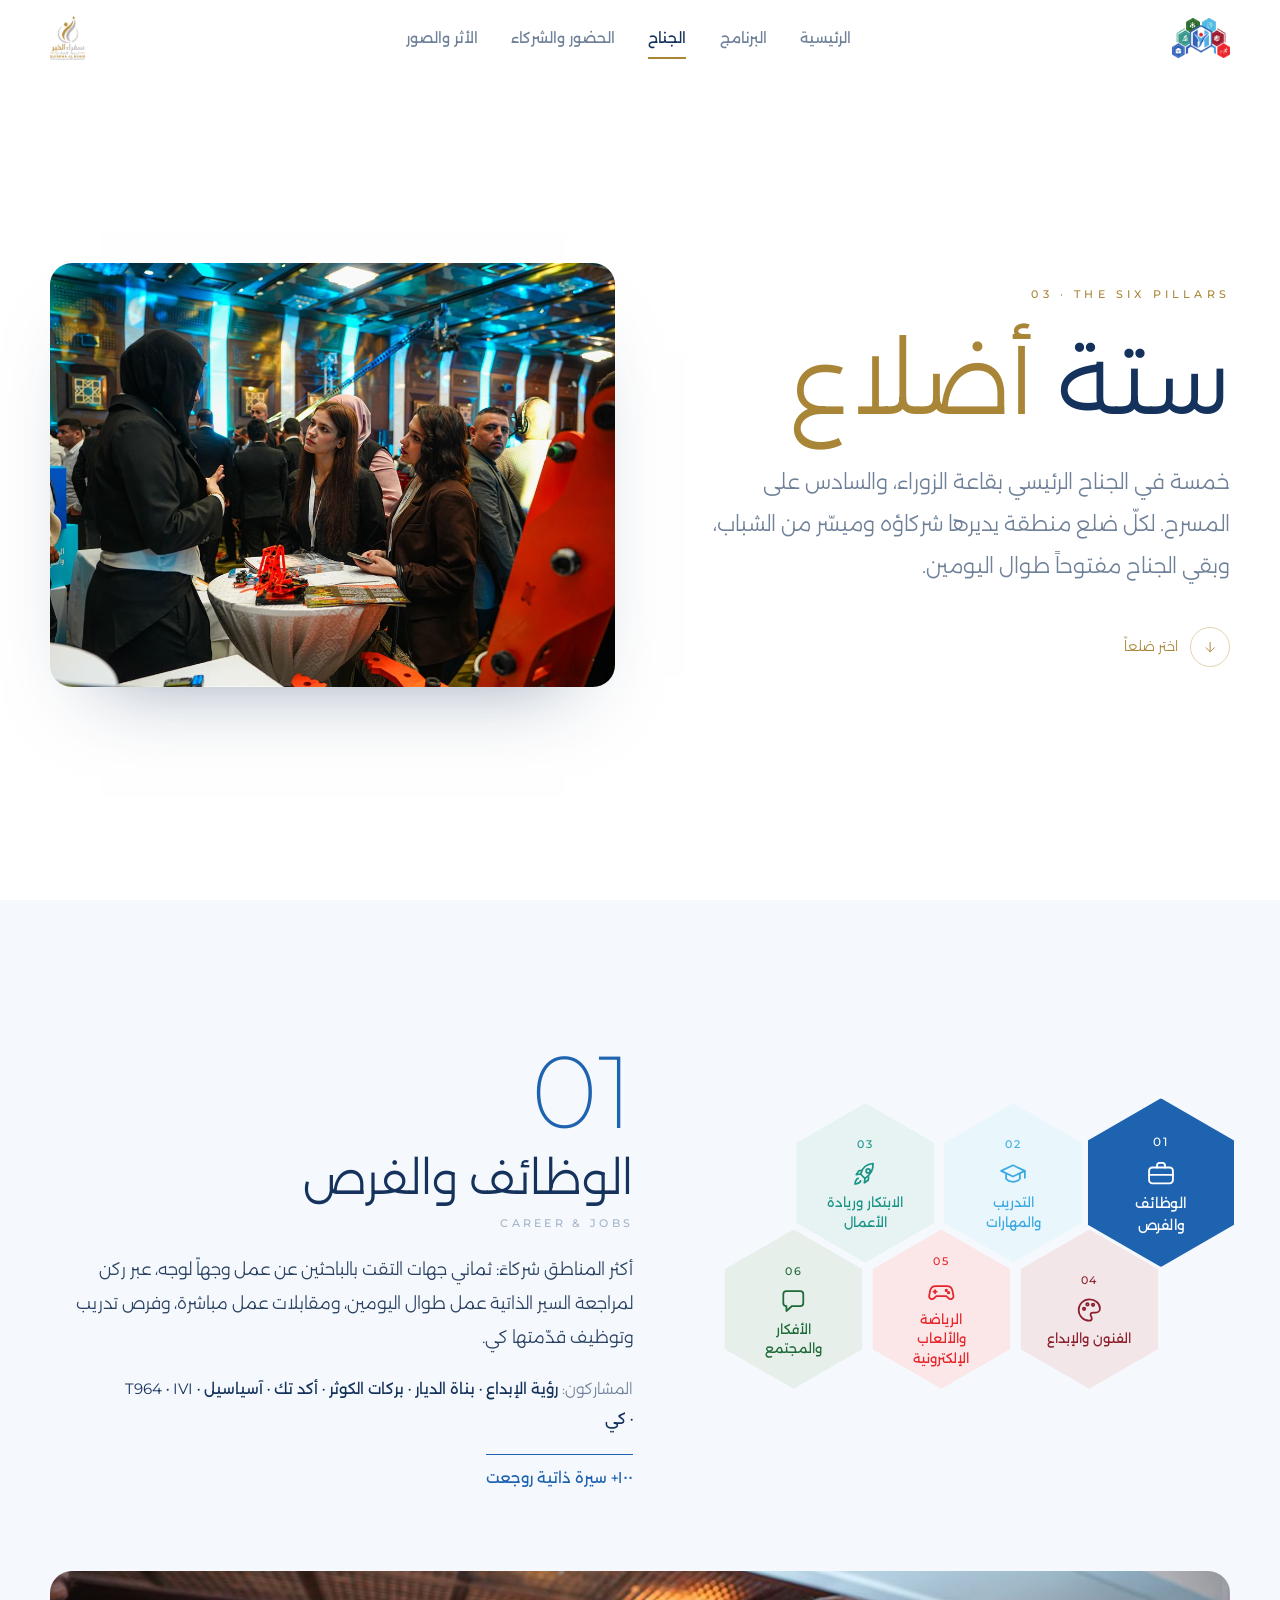
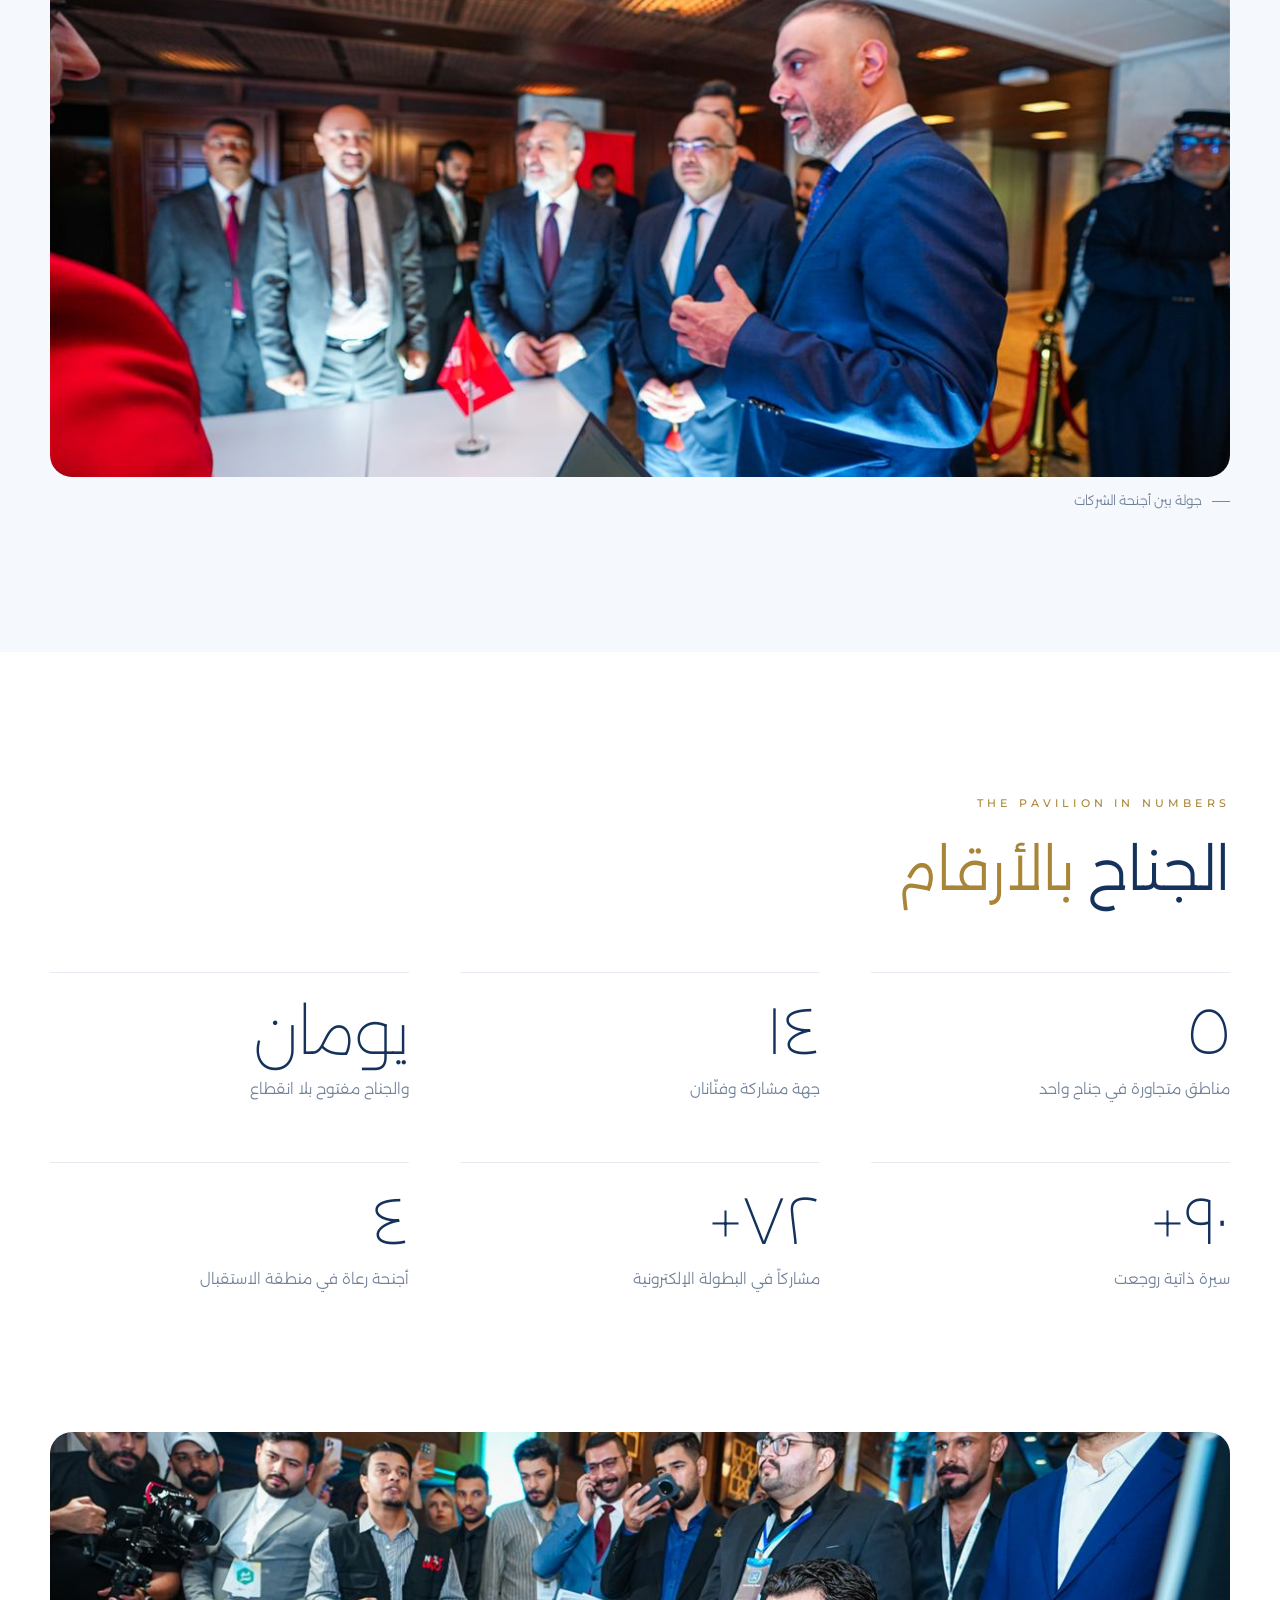
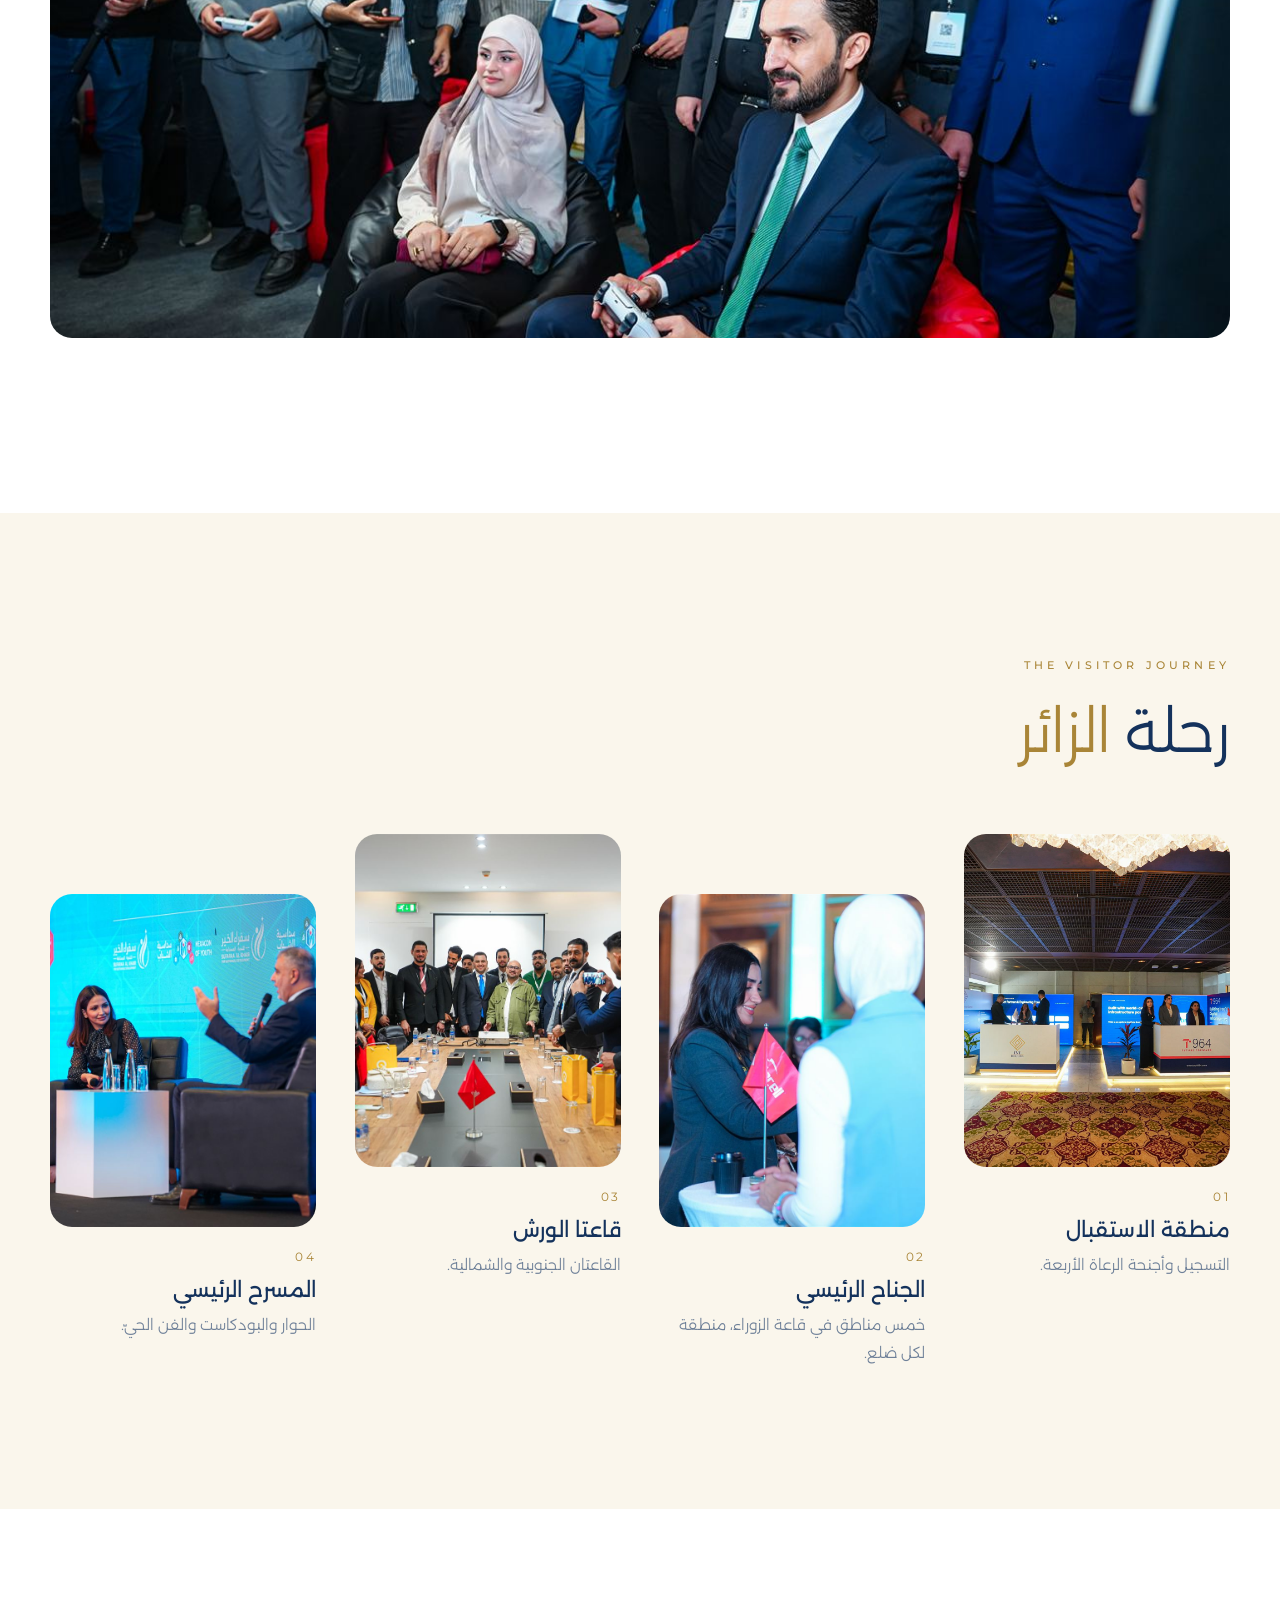
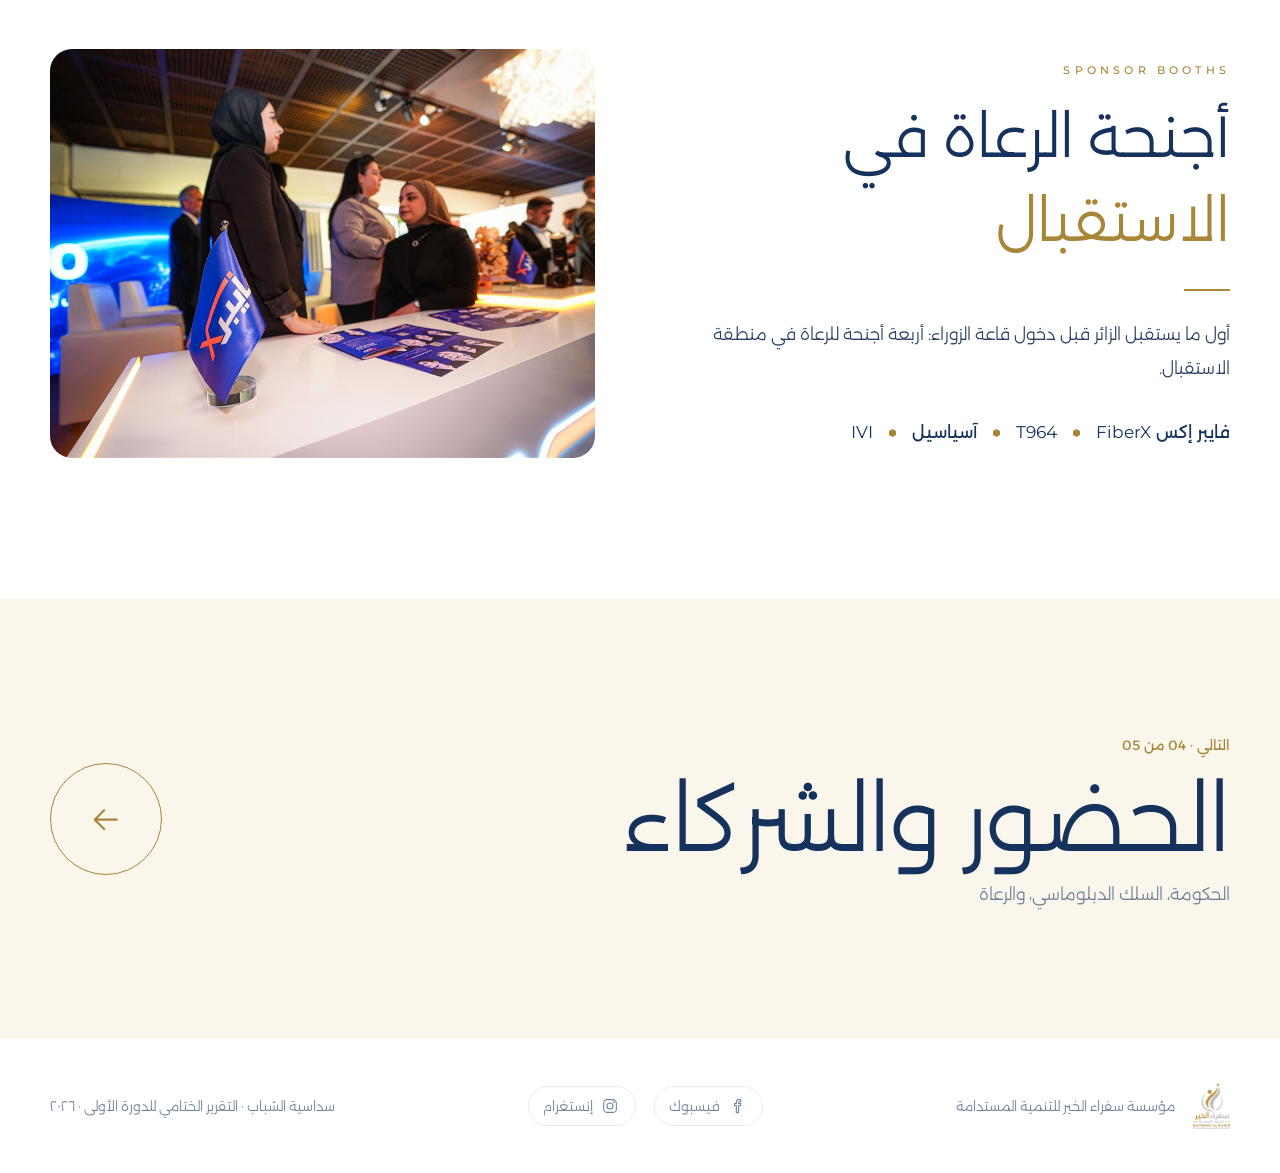
<file: report/pavilion.html>
<!doctype html>
<html lang="ar" dir="rtl">
<head>
<meta charset="utf-8">
<meta name="robots" content="noindex, nofollow">
<meta name="viewport" content="width=device-width, initial-scale=1">
<title>الجناح · سداسية الشباب – التقرير الختامي</title>
<meta name="description" content="التقرير الختامي للدورة الأولى من سداسية الشباب، ٦–٧ تشرين الثاني ٢٠٢٦، فندق الرشيد، بغداد. مؤسسة سفراء الخير للتنمية المستدامة.">
<meta property="og:title" content="سداسية الشباب – التقرير الختامي للدورة الأولى">
<meta property="og:image" content="https://hexagon-youth.github.io/report/report-assets/img/photos/p039.jpg">
<meta name="theme-color" content="#14325c">
<link rel="icon" href="report-assets/img/hexagon.png">
<link rel="stylesheet" href="report-assets/site.css">
</head>
<body>
<header class="top" id="top">
  <div class="wrap">
    <a class="logo" href="index.html" aria-label="سداسية الشباب"><img src="report-assets/img/hexagon.png" alt="سداسية الشباب"></a>
    <nav aria-label="صفحات التقرير"><a href="index.html">الرئيسية</a><a href="program.html">البرنامج</a><a href="pavilion.html" class="on" aria-current="page">الجناح</a><a href="people.html">الحضور والشركاء</a><a href="impact.html">الأثر والصور</a></nav>
    <img class="org" src="report-assets/img/sufaraa.png" alt="مؤسسة سفراء الخير للتنمية المستدامة">
    <button class="burger" id="burger" aria-label="القائمة"><svg class="ic" viewBox="0 0 24 24" aria-hidden="true"><path d="M4 7h16M4 12h16M4 17h16"/></svg></button>
  </div>
</header>
<div class="sheet" id="sheet">
  <button class="x" id="sheetx" aria-label="إغلاق"><svg class="ic" viewBox="0 0 24 24" aria-hidden="true"><path d="M6 6l12 12M18 6 6 18"/></svg></button>
  <a href="index.html"><i>01</i>الرئيسية</a><a href="program.html"><i>02</i>البرنامج</a><a href="pavilion.html"><i>03</i>الجناح</a><a href="people.html"><i>04</i>الحضور والشركاء</a><a href="impact.html"><i>05</i>الأثر والصور</a>
</div>
<main>

<section class="cover">
  <div class="wrap">
    <div>
      <span class="kick">03 · THE SIX PILLARS</span>
      <h1>ستة <span class="g">أضلاع</span></h1>
      <p class="lead">خمسة في الجناح الرئيسي بقاعة الزوراء، والسادس على المسرح. لكلّ ضلع منطقة يديرها شركاؤه وميسّر من الشباب، وبقي الجناح مفتوحاً طوال اليومين.</p>
      <a class="cue" href="#pillars"><span><svg class="ic" viewBox="0 0 24 24" aria-hidden="true"><path d="M12 5v14M6 13l6 6 6-6"/></svg></span>اختر ضلعاً</a>
    </div>
    <div class="media"><figure class="ph zoom r43 rv" data-cap="زوّار في الجناح الرئيسي" tabindex="0"><img src="report-assets/img/photos/p062.jpg" alt="زوّار في الجناح الرئيسي" loading="lazy"><figcaption>زوّار في الجناح الرئيسي</figcaption></figure></div>
  </div>
</section>

<section id="pillars" class="mist">
  <div class="wrap">
    <div class="pillars">
      <div class="comb rv" role="group" aria-label="الأضلاع الستة">
        <button class="pz" style="--c:var(--p1)" aria-pressed="true" data-i="0" aria-label="الوظائف والفرص"><span><span class="no">01</span><svg class="ic" viewBox="0 0 24 24" aria-hidden="true"><rect x="3" y="7.5" width="18" height="12" rx="2.5"/><path d="M9 7.5V6a2 2 0 0 1 2-2h2a2 2 0 0 1 2 2v1.5M3 13h18"/></svg><b>الوظائف والفرص</b></span></button><button class="pz" style="--c:var(--p2)" aria-pressed="false" data-i="1" aria-label="التدريب والمهارات"><span><span class="no">02</span><svg class="ic" viewBox="0 0 24 24" aria-hidden="true"><path d="M2.5 9.5 12 5l9.5 4.5L12 14z"/><path d="M6.5 11.8V16c1.4 1.5 3.3 2.2 5.5 2.2s4.1-.7 5.5-2.2v-4.2M21.5 9.5V15"/></svg><b>التدريب والمهارات</b></span></button><button class="pz" style="--c:var(--p3)" aria-pressed="false" data-i="2" aria-label="الابتكار وريادة الأعمال"><span><span class="no">03</span><svg class="ic" viewBox="0 0 24 24" aria-hidden="true"><path d="M12 15.5c-1.2-1-2.5-2.3-3.5-3.5 1.2-4.6 4.6-8 9.9-8.4.4 5.3-1.8 8.7-6.4 11.9z"/><circle cx="14.5" cy="9.5" r="1.6"/><path d="M8.5 12 5 12.5l2-3 2.6-.4M12 15.5l-.5 3.5 3-2 .4-2.6M6.5 15.5c-1.4.5-2.2 2-2.5 4.5 2.5-.3 4-1.1 4.5-2.5"/></svg><b>الابتكار وريادة الأعمال</b></span></button><button class="pz" style="--c:var(--p4)" aria-pressed="false" data-i="3" aria-label="الفنون والإبداع"><span><span class="no">04</span><svg class="ic" viewBox="0 0 24 24" aria-hidden="true"><path d="M12 3.5a8.5 8.5 0 1 0 0 17c1.4 0 2-.9 2-1.8 0-1.4-1-1.7-1-2.9 0-1 .8-1.8 2-1.8h2.2c1.9 0 3.3-1.4 3.3-3.3 0-4-3.8-7.2-8.5-7.2z"/><circle cx="7.8" cy="11" r="1"/><circle cx="10.5" cy="7.5" r="1"/><circle cx="15" cy="7.8" r="1"/></svg><b>الفنون والإبداع</b></span></button><button class="pz" style="--c:var(--p5)" aria-pressed="false" data-i="4" aria-label="الرياضة والألعاب الإلكترونية"><span><span class="no">05</span><svg class="ic" viewBox="0 0 24 24" aria-hidden="true"><path d="M7.5 8h9a4.5 4.5 0 0 1 4.4 3.6l.8 4.2a2.3 2.3 0 0 1-4 1.9L16 16H8l-1.7 1.7a2.3 2.3 0 0 1-4-1.9l.8-4.2A4.5 4.5 0 0 1 7.5 8z"/><path d="M7 11.2v2.6M5.7 12.5h2.6"/><circle cx="16" cy="11.5" r=".6"/><circle cx="17.8" cy="13.3" r=".6"/></svg><b>الرياضة والألعاب الإلكترونية</b></span></button><button class="pz" style="--c:var(--p6)" aria-pressed="false" data-i="5" aria-label="الأفكار والمجتمع"><span><span class="no">06</span><svg class="ic" viewBox="0 0 24 24" aria-hidden="true"><path d="M4 6.5A2.5 2.5 0 0 1 6.5 4h11A2.5 2.5 0 0 1 20 6.5v7a2.5 2.5 0 0 1-2.5 2.5H11l-4.5 4v-4A2.5 2.5 0 0 1 4 13.5z"/></svg><b>الأفكار والمجتمع</b></span></button>
      </div>
      <div class="pd" aria-live="polite">
        <div data-i="0" style="--c:var(--p1)"><span class="no">01</span><h3>الوظائف والفرص</h3><span class="en">CAREER & JOBS</span><p>أكثر المناطق شركاءَ: ثماني جهات التقت بالباحثين عن عمل وجهاً لوجه، عبر ركن لمراجعة السير الذاتية عمل طوال اليومين، ومقابلات عمل مباشرة، وفرص تدريب وتوظيف قدّمتها كي.</p><p class="who">المشاركون: <b>رؤية الإبداع · بناة الديار · بركات الكوثر · أكد تك · آسياسيل · <span class="lat">IVI</span> · <span class="lat">T964</span> · كي</b></p><span class="stat"><bdi dir="ltr">+١٠٠</bdi> سيرة ذاتية روجعت</span></div><div data-i="1" style="--c:var(--p2)" hidden><span class="no">02</span><h3>التدريب والمهارات</h3><span class="en">SKILLS & TRAINING</span><p>منطقة التدريب والاستشارات، ومنها انطلق المشاركون إلى القاعتين الجنوبية والشمالية: فيها نقطة التسجيل في الورش الاثنتي عشرة، ومدرّبون يقدّمون الاستشارة للشباب مباشرةً.</p><p class="who">المشاركون: <b>بيت الحكمة <span class="lat">BHTC</span> · الميادين بلس · <span class="lat">T964</span></b></p><span class="stat">١٢ ورشة · ٣٦٠ مقعداً</span></div><div data-i="2" style="--c:var(--p3)" hidden><span class="no">03</span><h3>الابتكار وريادة الأعمال</h3><span class="en">INNOVATION & STARTUPS</span><p>مساحة لعرض المشاريع الناشئة والتعريف بالشركات وربطها بالمستثمرين. وقدّم شركاؤها ورشتين: واحدة عن إنشاء شركة ناشئة تكنولوجية في العراق، وأخرى عن دور الشباب والتكنولوجيا في الأمن الغذائي.</p><p class="who">المشاركون: <b>السوق الرقمي <span class="lat">SDMICT</span> · مخيّم العلوم · الجبل الزراعي · <span class="lat">T964</span></b></p><span class="stat">ورشتان من شركاء المنطقة</span></div><div data-i="3" style="--c:var(--p4)" hidden><span class="no">04</span><h3>الفنون والإبداع</h3><span class="en">ARTS & CREATIVITY</span><p>رسم الفنانان بورتريهات بالقلم للحضور في الجناح، ثم انتقل الفن إلى المسرح الرئيسي بلوحة حيّة رُسمت أمام الجمهور باسم السداسية.</p><p class="who">المشاركون: <b>الفنان ماهر الدمشقي · الفنان رامي علي</b></p><span class="stat">لوحة حيّة على المسرح</span></div><div data-i="4" style="--c:var(--p5)" hidden><span class="no">05</span><h3>الرياضة والألعاب الإلكترونية</h3><span class="en">SPORTS & ESPORTS</span><p>منصات لعب مفتوحة للجميع طوال اليومين، وبطولة إلكترونية جرت تصفياتها في اليوم الأول ونهائيّها يوم السبت.</p><p class="who">المشاركون: <b>المستوى التالي <span class="lat">NextLevel</span> · كولدن</b></p><span class="stat"><bdi dir="ltr">+٨٠</bdi> مشاركاً في البطولة</span></div><div data-i="5" style="--c:var(--p6)" hidden><span class="no">06</span><h3>الأفكار والمجتمع</h3><span class="en">IDEAS & COMMUNITY</span><p>الضلع السادس كان مكانه المسرح: جلسات حوارية وبودكاست تفاعلي مع وزراء ومسؤولين وخبراء، إلى جانب الفن الحيّ وكلمة الشباب.</p><p class="who">على المسرح الرئيسي: <b>جلسات حوارية · بودكاست تفاعلي · كلمة شباب السداسية · رسم حيّ</b></p><span class="stat">٤ ضيوف في البودكاست التفاعلي</span></div>
      </div>
    </div>
    <div class="pdph">
      <div data-i="0"><figure class="ph zoom r21" data-cap="جولة بين أجنحة الشركات" tabindex="0"><img src="report-assets/img/photos/p064.jpg" alt="جولة بين أجنحة الشركات" loading="lazy"><figcaption>جولة بين أجنحة الشركات</figcaption></figure><p class="cap">جولة بين أجنحة الشركات</p></div><div data-i="1" hidden><figure class="ph zoom r21" data-cap="مشاركون في إحدى الورش" tabindex="0"><img src="report-assets/img/photos/p076.jpg" alt="مشاركون في إحدى الورش" loading="lazy"><figcaption>مشاركون في إحدى الورش</figcaption></figure><p class="cap">مشاركون في إحدى الورش</p></div><div data-i="2" hidden><figure class="ph zoom r21" data-cap="زوّار أمام أحد المشاريع المعروضة" tabindex="0"><img src="report-assets/img/photos/p062.jpg" alt="زوّار أمام أحد المشاريع المعروضة" loading="lazy"><figcaption>زوّار أمام أحد المشاريع المعروضة</figcaption></figure><p class="cap">زوّار أمام أحد المشاريع المعروضة</p></div><div data-i="3" hidden><figure class="ph zoom r21" data-cap="من ضلع الفنون والإبداع" tabindex="0"><img src="report-assets/img/photos/p105.jpg" alt="من ضلع الفنون والإبداع" loading="lazy"><figcaption>من ضلع الفنون والإبداع</figcaption></figure><p class="cap">من ضلع الفنون والإبداع</p></div><div data-i="4" hidden><figure class="ph zoom r21" data-cap="منصات اللعب في ضلع الرياضة والألعاب الإلكترونية" tabindex="0"><img src="report-assets/img/photos/p061.jpg" alt="منصات اللعب في ضلع الرياضة والألعاب الإلكترونية" loading="lazy"><figcaption>منصات اللعب في ضلع الرياضة والألعاب الإلكترونية</figcaption></figure><p class="cap">منصات اللعب في ضلع الرياضة والألعاب الإلكترونية</p></div><div data-i="5" hidden><figure class="ph zoom r21" data-cap="جلسة حوارية مع سماحة الشيخ الدكتور همام حمودي" tabindex="0"><img src="report-assets/img/photos/p053.jpg" alt="جلسة حوارية مع سماحة الشيخ الدكتور همام حمودي" loading="lazy"><figcaption>جلسة حوارية مع سماحة الشيخ الدكتور همام حمودي</figcaption></figure><p class="cap">جلسة حوارية مع سماحة الشيخ الدكتور همام حمودي</p></div>
    </div>
  </div>
</section>

<section>
  <div class="wrap">
    <span class="kick rv">THE PAVILION IN NUMBERS</span>
    <h2 class="h rv" style="margin:14px 0 60px">الجناح <span class="g">بالأرقام</span></h2>
    <div class="nums sm" style="--n:3;row-gap:60px">
      <div class="num rv"><div class="v"><span data-count="5">٥</span></div><div class="l">مناطق متجاورة في جناح واحد</div></div>
      <div class="num rv" style="--d:90ms"><div class="v"><span data-count="15">١٥</span></div><div class="l">جهة مشاركة وفنّانان</div></div>
      <div class="num rv" style="--d:180ms"><div class="v">يومان</div><div class="l">والجناح مفتوح بلا انقطاع</div></div>
      <div class="num rv"><div class="v"><bdi dir="ltr">+<span data-count="100">١٠٠</span></bdi></div><div class="l">سيرة ذاتية روجعت</div></div>
      <div class="num rv" style="--d:90ms"><div class="v"><bdi dir="ltr">+<span data-count="80">٨٠</span></bdi></div><div class="l">مشاركاً في البطولة الإلكترونية</div></div>
      <div class="num rv" style="--d:180ms"><div class="v"><span data-count="4">٤</span></div><div class="l">أجنحة رعاة في منطقة الاستقبال</div></div>
    </div>
  </div>
</section>

<section style="padding-top:0">
  <div class="wrap">
    <figure class="ph zoom r21 rv" data-cap="ضيوف الفعالية يجرّبون منصات اللعب" tabindex="0"><img src="report-assets/img/photos/p069.jpg" alt="ضيوف الفعالية يجرّبون منصات اللعب" loading="lazy"><figcaption>ضيوف الفعالية يجرّبون منصات اللعب</figcaption></figure>
    <p class="cap rv">كان الجناح محطّة جولة كبار الضيوف يوم الافتتاح (١٢:٣٥ – ١٣:٠٠) بعد كلمة نائب رئيس مجلس الوزراء.</p>
  </div>
</section>

<section class="sand">
  <div class="wrap">
    <span class="kick rv">THE VISITOR JOURNEY</span>
    <h2 class="h rv" style="margin:14px 0 60px">رحلة <span class="g">الزائر</span></h2>
    <div class="steps">
      <div class="step rv"><figure class="ph zoom " data-cap="أجنحة الرعاة في منطقة الاستقبال" tabindex="0"><img src="report-assets/img/photos/p100.jpg" alt="أجنحة الرعاة في منطقة الاستقبال" loading="lazy"><figcaption>أجنحة الرعاة في منطقة الاستقبال</figcaption></figure><h4>منطقة الاستقبال</h4><p>التسجيل وأجنحة الرعاة الأربعة.</p></div>
      <div class="step rv" style="--d:100ms"><figure class="ph zoom " data-cap="حديث في الجناح الرئيسي" tabindex="0"><img src="report-assets/img/photos/p111.jpg" alt="حديث في الجناح الرئيسي" loading="lazy"><figcaption>حديث في الجناح الرئيسي</figcaption></figure><h4>الجناح الرئيسي</h4><p>خمس مناطق في قاعة الزوراء، منطقة لكل ضلع.</p></div>
      <div class="step rv" style="--d:200ms"><figure class="ph zoom " data-cap="صورة جماعية بعد إحدى الورش" tabindex="0"><img src="report-assets/img/photos/p084.jpg" alt="صورة جماعية بعد إحدى الورش" loading="lazy"><figcaption>صورة جماعية بعد إحدى الورش</figcaption></figure><h4>قاعتا الورش</h4><p>القاعتان الجنوبية والشمالية.</p></div>
      <div class="step rv" style="--d:300ms"><figure class="ph zoom " data-cap="جلسة حوارية على المسرح الرئيسي" tabindex="0"><img src="report-assets/img/photos/p071.jpg" alt="جلسة حوارية على المسرح الرئيسي" loading="lazy"><figcaption>جلسة حوارية على المسرح الرئيسي</figcaption></figure><h4>المسرح الرئيسي</h4><p>الحوار والبودكاست والفن الحيّ.</p></div>
    </div>
  </div>
</section>

<section>
  <div class="wrap split">
    <div class="txt">
      <span class="kick rv">SPONSOR BOOTHS</span>
      <h2 class="h rv" style="margin-top:14px">أجنحة الرعاة في <span class="g">الاستقبال</span></h2>
      <div class="rule rv"></div>
      <p class="rv">أول ما يستقبل الزائر قبل دخول قاعة الزوراء: أربعة أجنحة للرعاة في منطقة الاستقبال.</p>
      <ul class="inline rv"><li>فايبر إكس <span class="lat">FiberX</span></li><li><span class="lat">T964</span></li><li>آسياسيل</li><li><span class="lat">IVI</span></li></ul>
    </div>
    <figure class="ph zoom r43 rv" data-cap="أحد أجنحة الرعاة" tabindex="0"><img src="report-assets/img/photos/p067.jpg" alt="أحد أجنحة الرعاة" loading="lazy"><figcaption>أحد أجنحة الرعاة</figcaption></figure>
  </div>
</section>
</main>
<a class="next" href="people.html"><div class="wrap"><div><small>التالي · 04 من 05</small><h2>الحضور والشركاء</h2><p style="color:var(--ink2)">الحكومة، السلك الدبلوماسي، والرعاة</p></div><span class="go"><svg class="ic" viewBox="0 0 24 24" aria-hidden="true"><path d="M19 12H5M11 6l-6 6 6 6"/></svg></span></div></a>
<footer class="foot"><div class="wrap">
  <div><img src="report-assets/img/sufaraa.png" alt=""><span>مؤسسة سفراء الخير للتنمية المستدامة</span></div>
  <div class="social "><a href="https://www.facebook.com/profile.php?id=61595991387448" target="_blank" rel="noopener" aria-label="فيسبوك"><svg class="ic" viewBox="0 0 24 24" aria-hidden="true"><path d="M14.2 8.6V7.2c0-.8.5-1.3 1.3-1.3H17V3.2h-2.2a3.6 3.6 0 0 0-3.7 3.7v1.7H8.7v2.8h2.4V21h3.1v-9.6h2.5l.4-2.8z"/></svg><span>فيسبوك</span></a><a href="https://www.instagram.com/sufaraa.alkhair.iq/" target="_blank" rel="noopener" aria-label="إنستغرام"><svg class="ic" viewBox="0 0 24 24" aria-hidden="true"><rect x="3.5" y="3.5" width="17" height="17" rx="5"/><circle cx="12" cy="12" r="4"/><circle cx="17.3" cy="6.7" r=".5"/></svg><span>إنستغرام</span></a></div>
  <span>سداسية الشباب · التقرير الختامي للدورة الأولى · ٢٠٢٦</span>
</div></footer>
<script src="report-assets/site.js"></script>
</body>
</html>
</file>
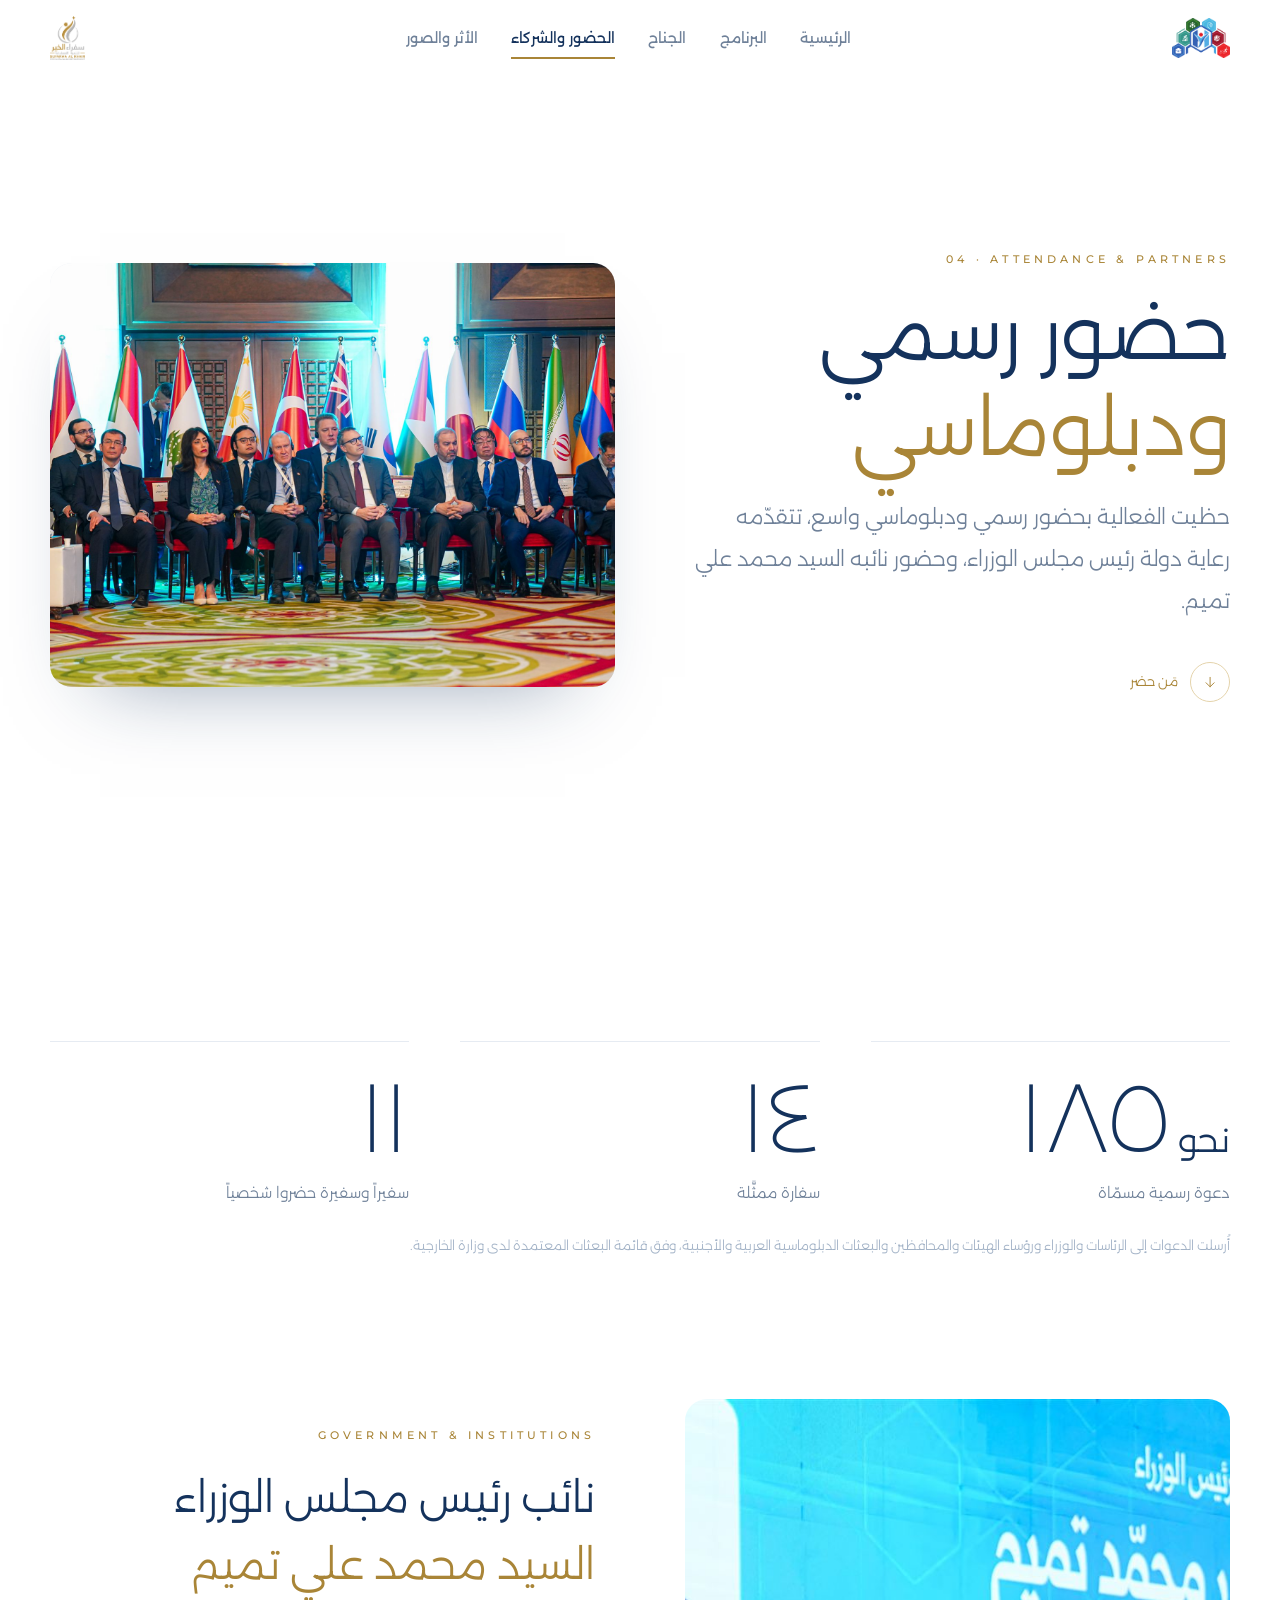
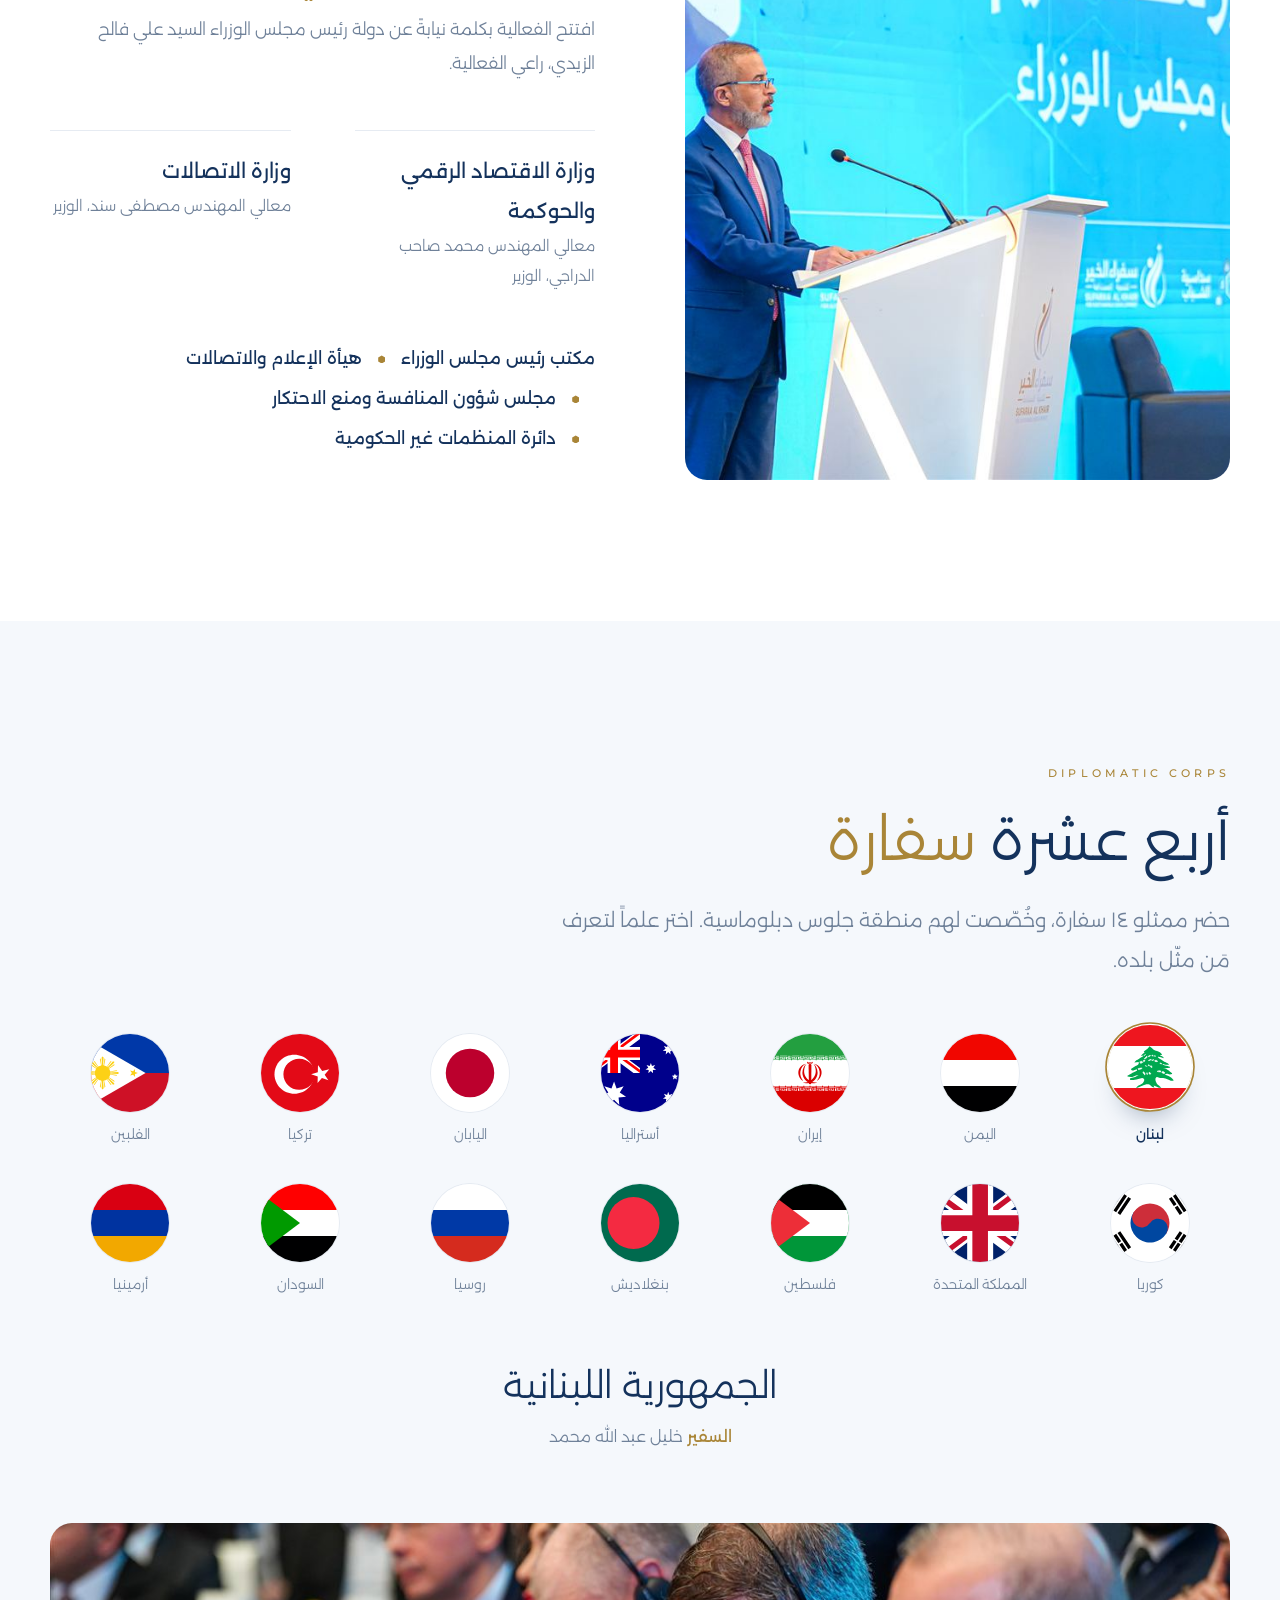
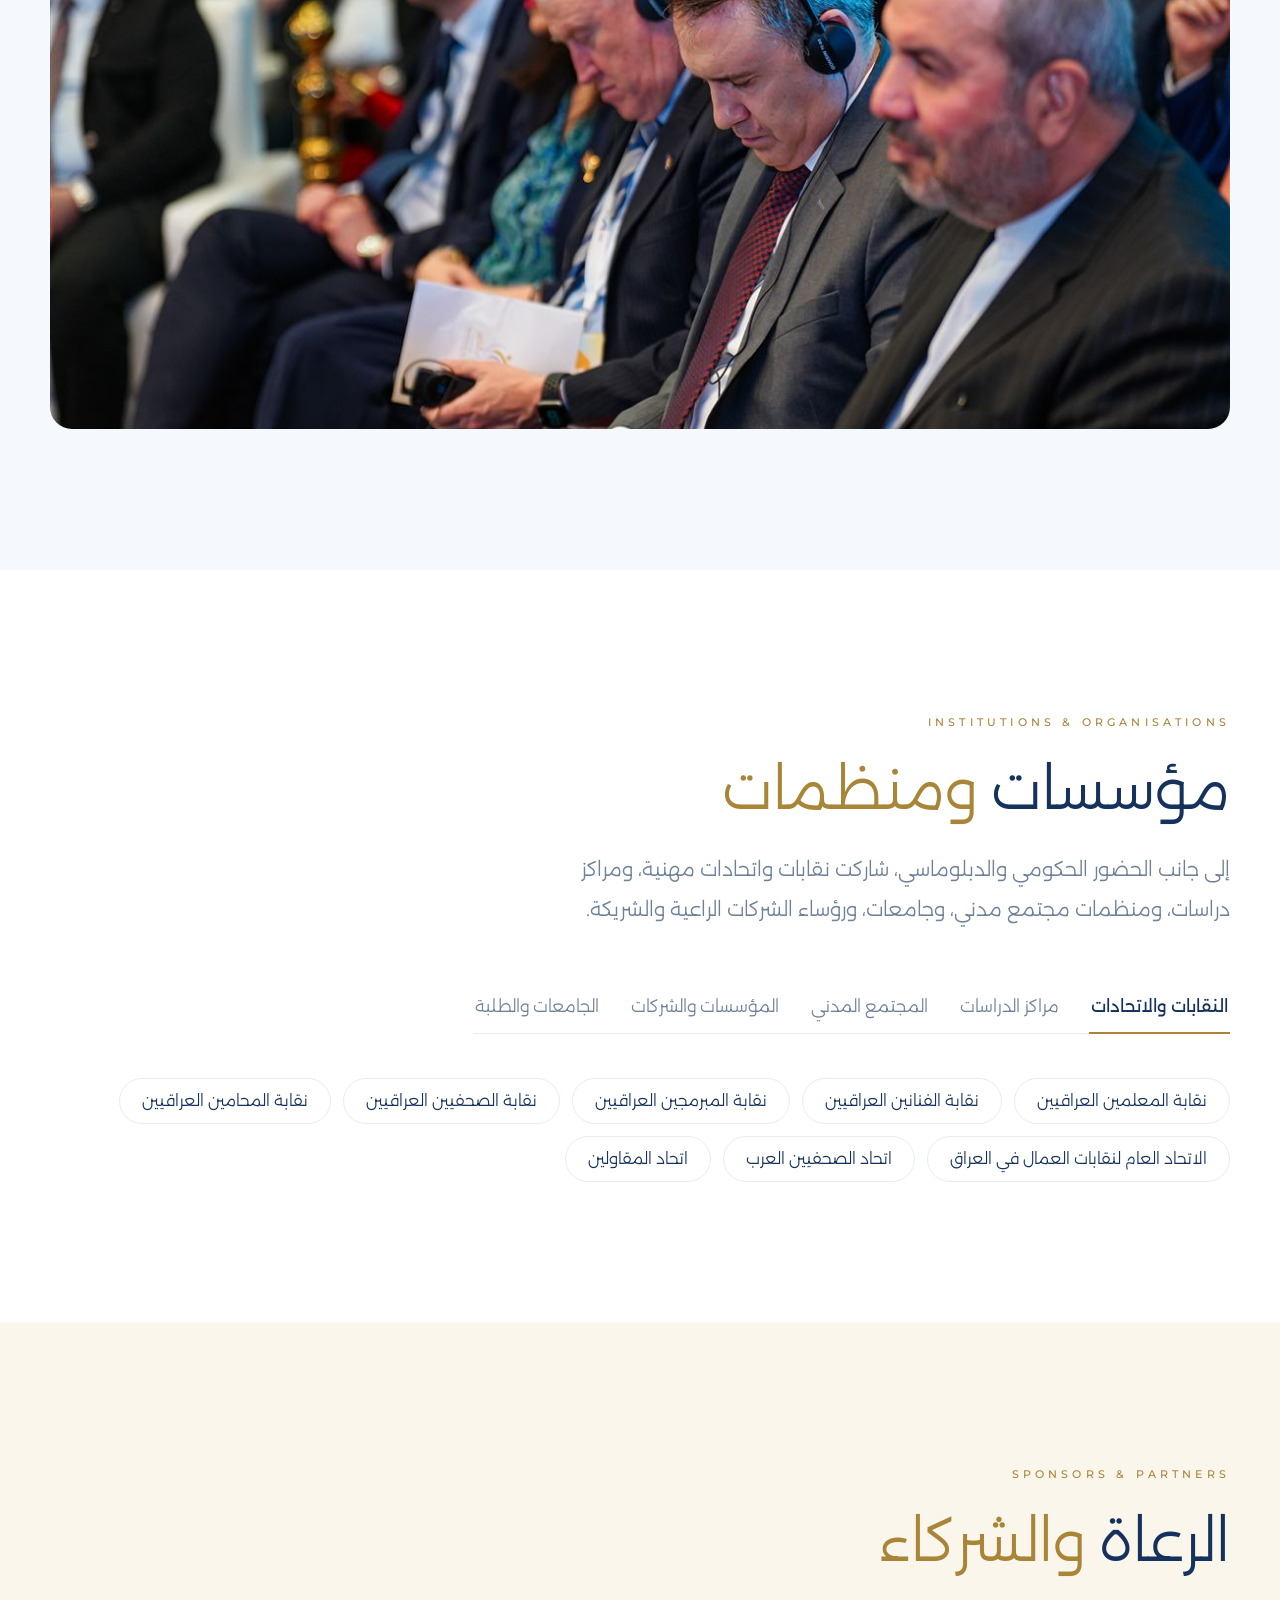
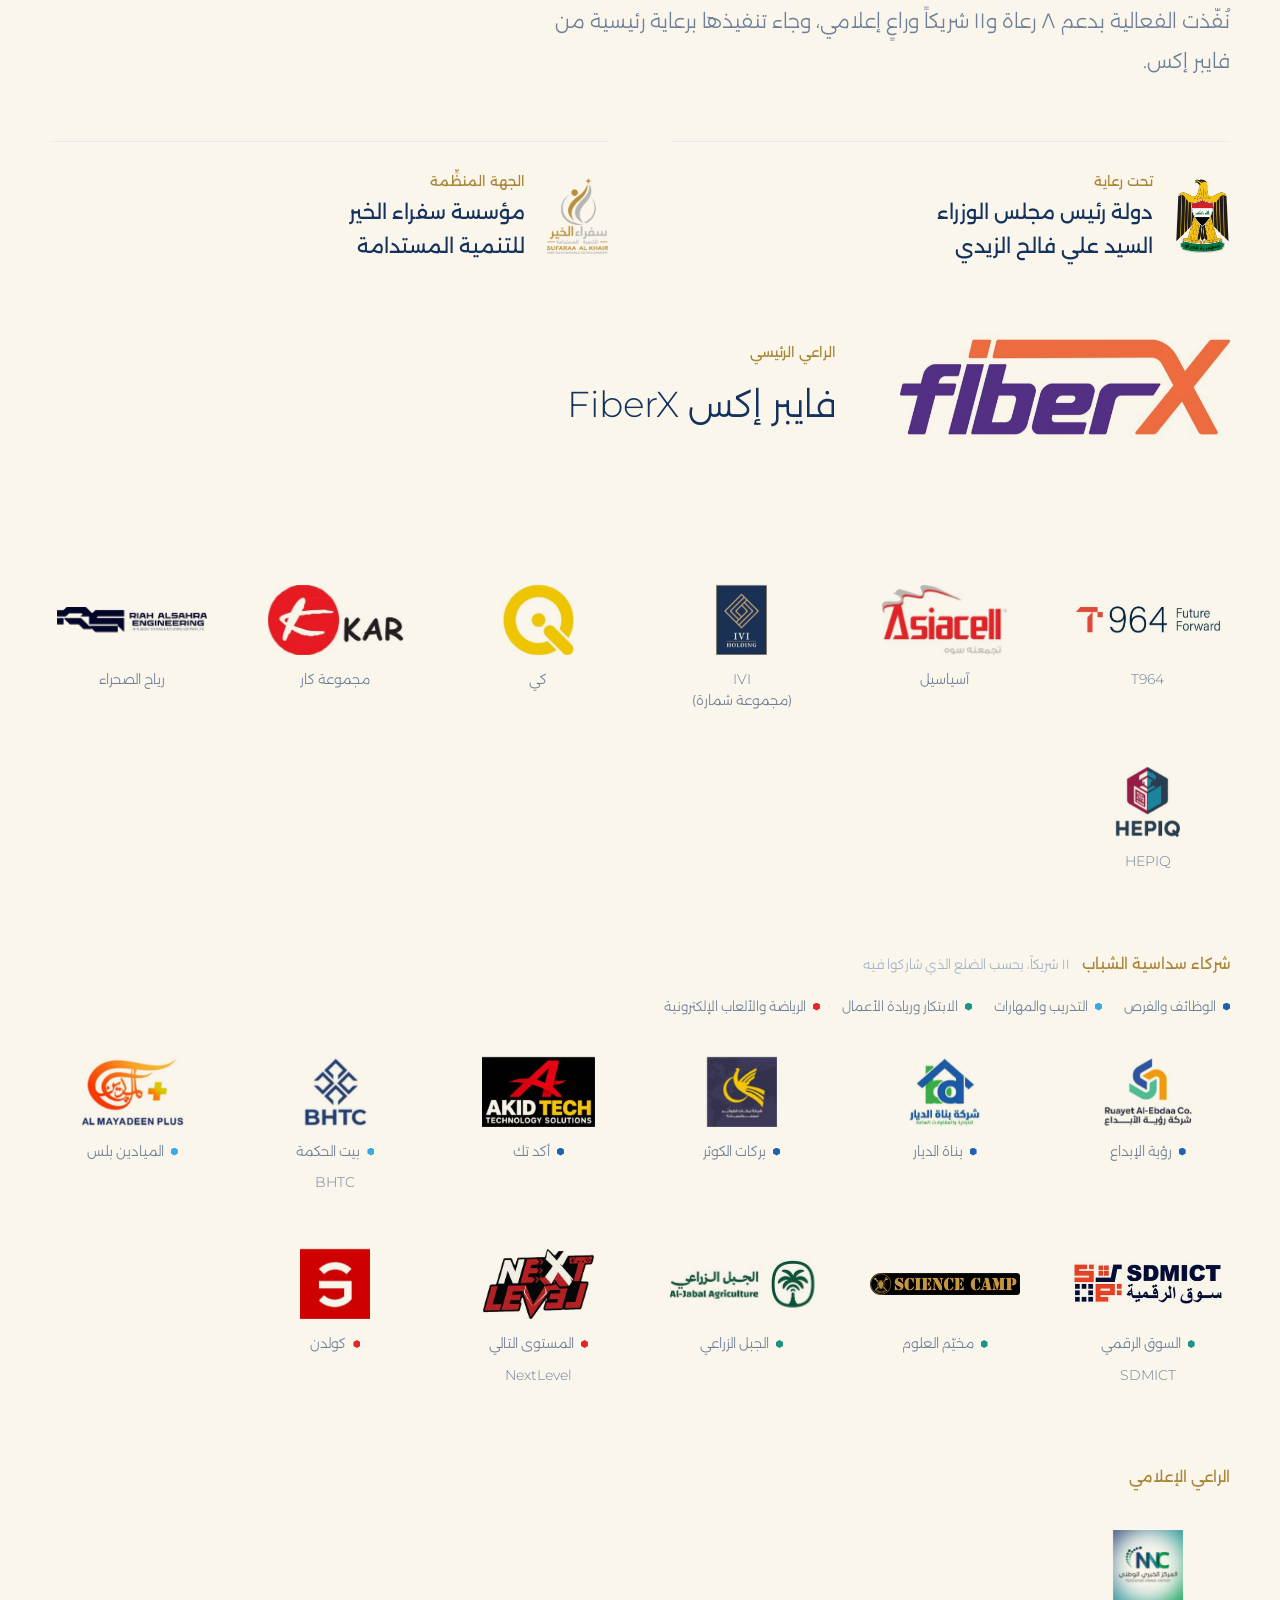
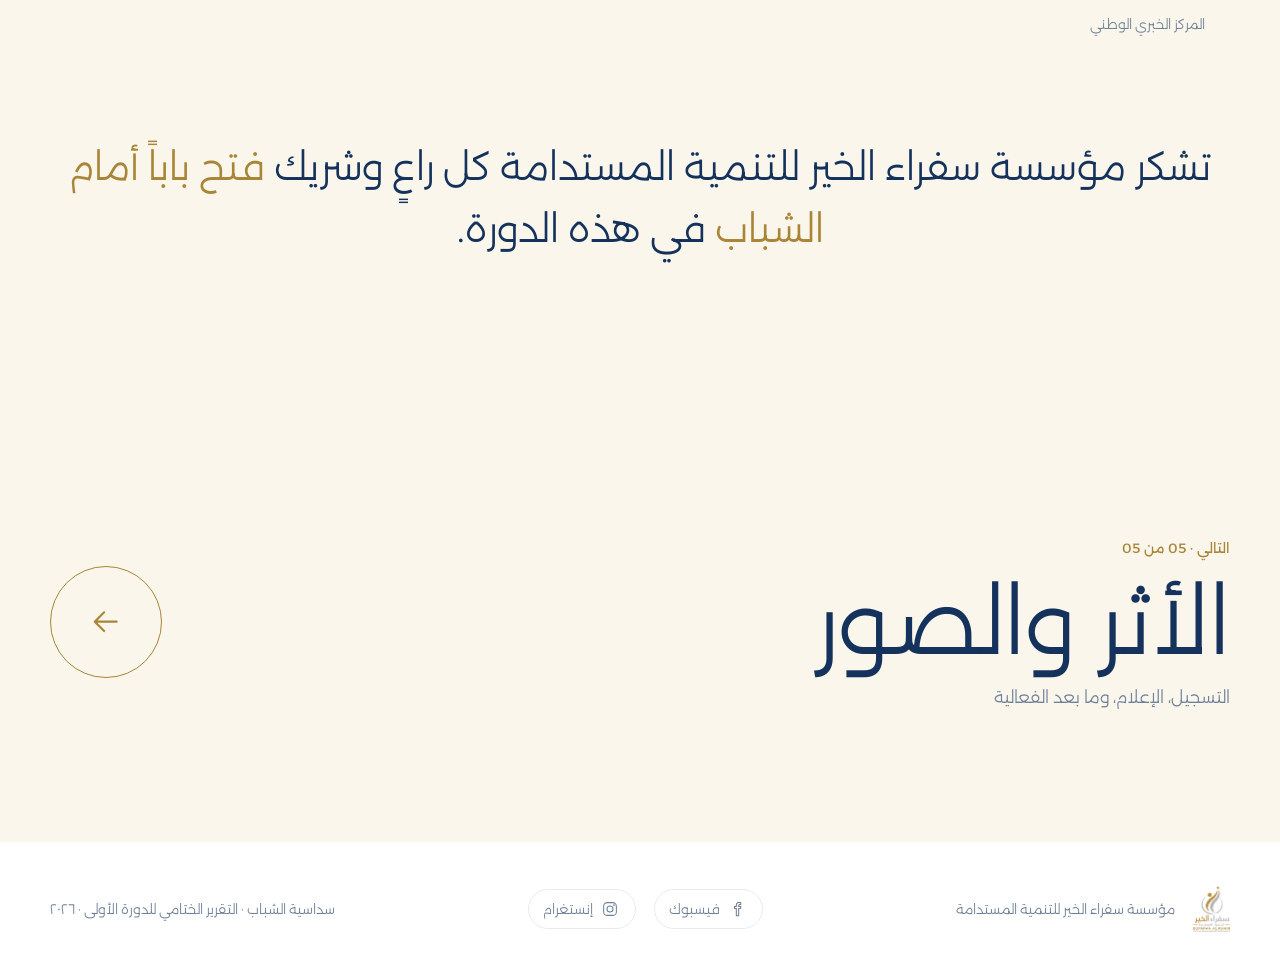
<file: report/people.html>
<!doctype html>
<html lang="ar" dir="rtl">
<head>
<meta charset="utf-8">
<meta name="robots" content="noindex, nofollow">
<meta name="viewport" content="width=device-width, initial-scale=1">
<title>الحضور والشركاء · سداسية الشباب – التقرير الختامي</title>
<meta name="description" content="التقرير الختامي للدورة الأولى من سداسية الشباب، ٦–٧ تشرين الثاني ٢٠٢٦، فندق الرشيد، بغداد. مؤسسة سفراء الخير للتنمية المستدامة.">
<meta property="og:title" content="سداسية الشباب – التقرير الختامي للدورة الأولى">
<meta property="og:image" content="https://hexagon-youth.github.io/report/report-assets/img/photos/p039.jpg">
<meta name="theme-color" content="#14325c">
<link rel="icon" href="report-assets/img/hexagon.png">
<link rel="stylesheet" href="report-assets/site.css">
</head>
<body>
<header class="top" id="top">
  <div class="wrap">
    <a class="logo" href="index.html" aria-label="سداسية الشباب"><img src="report-assets/img/hexagon.png" alt="سداسية الشباب"></a>
    <nav aria-label="صفحات التقرير"><a href="index.html">الرئيسية</a><a href="program.html">البرنامج</a><a href="pavilion.html">الجناح</a><a href="people.html" class="on" aria-current="page">الحضور والشركاء</a><a href="impact.html">الأثر والصور</a></nav>
    <img class="org" src="report-assets/img/sufaraa.png" alt="مؤسسة سفراء الخير للتنمية المستدامة">
    <button class="burger" id="burger" aria-label="القائمة"><svg class="ic" viewBox="0 0 24 24" aria-hidden="true"><path d="M4 7h16M4 12h16M4 17h16"/></svg></button>
  </div>
</header>
<div class="sheet" id="sheet">
  <button class="x" id="sheetx" aria-label="إغلاق"><svg class="ic" viewBox="0 0 24 24" aria-hidden="true"><path d="M6 6l12 12M18 6 6 18"/></svg></button>
  <a href="index.html"><i>01</i>الرئيسية</a><a href="program.html"><i>02</i>البرنامج</a><a href="pavilion.html"><i>03</i>الجناح</a><a href="people.html"><i>04</i>الحضور والشركاء</a><a href="impact.html"><i>05</i>الأثر والصور</a>
</div>
<main>

<section class="cover">
  <div class="wrap">
    <div>
      <span class="kick">04 · ATTENDANCE &amp; PARTNERS</span>
      <h1 style="font-size:clamp(40px,6vw,82px)">حضور رسمي <span class="g">ودبلوماسي</span></h1>
      <p class="lead">حظيت الفعالية بحضور رسمي ودبلوماسي واسع، تتقدّمه رعاية دولة رئيس مجلس الوزراء، وحضور نائبه السيد محمد علي تميم.</p>
      <a class="cue" href="#gov"><span><svg class="ic" viewBox="0 0 24 24" aria-hidden="true"><path d="M12 5v14M6 13l6 6 6-6"/></svg></span>مَن حضر</a>
    </div>
    <div class="media"><figure class="ph zoom r43 rv" data-cap="السلك الدبلوماسي في منطقة الجلوس المخصّصة له" tabindex="0"><img src="report-assets/img/photos/p038.jpg" alt="السلك الدبلوماسي في منطقة الجلوس المخصّصة له" loading="lazy"><figcaption>السلك الدبلوماسي في منطقة الجلوس المخصّصة له</figcaption></figure></div>
  </div>
</section>

<section style="padding-bottom:0">
  <div class="wrap">
    <div class="nums" style="--n:3">
      <div class="num rv"><div class="v"><small style="font-size:.36em">نحو </small><span data-count="185">١٨٥</span></div><div class="l">دعوة رسمية مسمّاة</div></div>
      <div class="num rv" style="--d:90ms"><div class="v"><span data-count="14">١٤</span></div><div class="l">سفارة ممثَّلة</div></div>
      <div class="num rv" style="--d:180ms"><div class="v"><span data-count="11">١١</span></div><div class="l">سفيراً وسفيرة حضروا شخصياً</div></div>
    </div>
    <p class="fine rv">أُرسلت الدعوات إلى الرئاسات والوزراء ورؤساء الهيئات والمحافظين والبعثات الدبلوماسية العربية والأجنبية، وفق قائمة البعثات المعتمدة لدى وزارة الخارجية.</p>
  </div>
</section>

<section id="gov">
  <div class="wrap split">
    <figure class="ph zoom r45 first rv" data-cap="كلمة نائب رئيس مجلس الوزراء في الافتتاح" tabindex="0"><img src="report-assets/img/photos/p045.jpg" alt="كلمة نائب رئيس مجلس الوزراء في الافتتاح" loading="lazy"><figcaption>كلمة نائب رئيس مجلس الوزراء في الافتتاح</figcaption></figure>
    <div class="txt">
      <span class="kick rv">GOVERNMENT &amp; INSTITUTIONS</span>
      <div class="dpm rv" style="margin-top:18px"><h3>نائب رئيس مجلس الوزراء<br><span style="color:var(--gold)">السيد محمد علي تميم</span></h3><p>افتتح الفعالية بكلمة نيابةً عن دولة رئيس مجلس الوزراء السيد علي فالح الزيدي، راعي الفعالية.</p></div>
      <div class="mins">
        <div class="rv"><h4>وزارة الاقتصاد الرقمي والحوكمة</h4><p>معالي المهندس محمد صاحب الدراجي، الوزير</p></div>
        <div class="rv" style="--d:100ms"><h4>وزارة الاتصالات</h4><p>معالي المهندس مصطفى سند، الوزير</p></div>
      </div>
      <ul class="inline rv"><li>مكتب رئيس مجلس الوزراء</li><li>هيأة الإعلام والاتصالات</li><li>مجلس شؤون المنافسة ومنع الاحتكار</li><li>دائرة المنظمات غير الحكومية</li></ul>
    </div>
  </div>
</section>

<section class="mist">
  <div class="wrap">
    <span class="kick rv">DIPLOMATIC CORPS</span>
    <h2 class="h rv" style="margin-top:14px">أربع عشرة <span class="g">سفارة</span></h2>
    <p class="sub rv">حضر ممثلو ١٤ سفارة، وخُصّصت لهم منطقة جلوس دبلوماسية. اختر علماً لتعرف مَن مثّل بلده.</p>
    <div class="flagrow rv" role="group" aria-label="السفارات">
      <button class="flag" aria-pressed="true" data-n="الجمهورية اللبنانية" data-r="السفير" data-m="خليل عبد الله محمد"><img src="report-assets/img/flags/lb.svg" alt="علم الجمهورية اللبنانية" loading="lazy"><span>لبنان</span></button><button class="flag" aria-pressed="false" data-n="الجمهورية اليمنية" data-r="السفير" data-m="الخضر أحمد مرمش"><img src="report-assets/img/flags/ye.svg" alt="علم الجمهورية اليمنية" loading="lazy"><span>اليمن</span></button><button class="flag" aria-pressed="false" data-n="الجمهورية الإسلامية الإيرانية" data-r="السفير" data-m="محمد كاظم آل صادق"><img src="report-assets/img/flags/ir.svg" alt="علم الجمهورية الإسلامية الإيرانية" loading="lazy"><span>إيران</span></button><button class="flag" aria-pressed="false" data-n="أستراليا" data-r="السفير" data-m="غلين مايلز"><img src="report-assets/img/flags/au.svg" alt="علم أستراليا" loading="lazy"><span>أستراليا</span></button><button class="flag" aria-pressed="false" data-n="اليابان" data-r="مدير القسم الاقتصادي" data-m="تاشيرو تاكاهيسا"><img src="report-assets/img/flags/jp.svg" alt="علم اليابان" loading="lazy"><span>اليابان</span></button><button class="flag" aria-pressed="false" data-n="الجمهورية التركية" data-r="السفير" data-m="أنيل بورا إينان"><img src="report-assets/img/flags/tr.svg" alt="علم الجمهورية التركية" loading="lazy"><span>تركيا</span></button><button class="flag" aria-pressed="false" data-n="جمهورية الفلبين" data-r="السفير" data-m="تشارلي باكانيا مانانجان"><img src="report-assets/img/flags/ph.svg" alt="علم جمهورية الفلبين" loading="lazy"><span>الفلبين</span></button><button class="flag" aria-pressed="false" data-n="جمهورية كوريا" data-r="السفير" data-m="لي جون إيل"><img src="report-assets/img/flags/kr.svg" alt="علم جمهورية كوريا" loading="lazy"><span>كوريا</span></button><button class="flag" aria-pressed="false" data-n="المملكة المتحدة" data-r="ممثلان عن السفارة" data-m=""><img src="report-assets/img/flags/gb.svg" alt="علم المملكة المتحدة" loading="lazy"><span>المملكة المتحدة</span></button><button class="flag" aria-pressed="false" data-n="دولة فلسطين" data-r="السفيرة" data-m="سمر عوض الله"><img src="report-assets/img/flags/ps.svg" alt="علم دولة فلسطين" loading="lazy"><span>فلسطين</span></button><button class="flag" aria-pressed="false" data-n="جمهورية بنغلاديش الشعبية" data-r="السفير" data-m="اللواء محمد مقصود الحق"><img src="report-assets/img/flags/bd.svg" alt="علم جمهورية بنغلاديش الشعبية" loading="lazy"><span>بنغلاديش</span></button><button class="flag" aria-pressed="false" data-n="روسيا الاتحادية" data-r="السفير" data-m="تيمور بيتشاتكين، ومعه رئيس القسم القنصلي مارك كالينين"><img src="report-assets/img/flags/ru.svg" alt="علم روسيا الاتحادية" loading="lazy"><span>روسيا</span></button><button class="flag" aria-pressed="false" data-n="جمهورية السودان" data-r="القائم بالأعمال" data-m=""><img src="report-assets/img/flags/sd.svg" alt="علم جمهورية السودان" loading="lazy"><span>السودان</span></button><button class="flag" aria-pressed="false" data-n="جمهورية أرمينيا" data-r="السفير" data-m="روبين سوغويان"><img src="report-assets/img/flags/am.svg" alt="علم جمهورية أرمينيا" loading="lazy"><span>أرمينيا</span></button>
    </div>
    <div class="fdetail rv" id="fdetail" aria-live="polite"><h4>الجمهورية اللبنانية</h4><p>السفير <span>خليل عبد الله محمد</span></p></div>
    <div style="margin-top:70px"><figure class="ph zoom r21 rv" data-cap="دبلوماسيون يتابعون الجلسات" tabindex="0"><img src="report-assets/img/photos/p059.jpg" alt="دبلوماسيون يتابعون الجلسات" loading="lazy"><figcaption>دبلوماسيون يتابعون الجلسات</figcaption></figure></div>
  </div>
</section>

<section>
  <div class="wrap">
    <span class="kick rv">INSTITUTIONS &amp; ORGANISATIONS</span>
    <h2 class="h rv" style="margin-top:14px">مؤسسات <span class="g">ومنظمات</span></h2>
    <p class="sub rv" style="margin-bottom:50px">إلى جانب الحضور الحكومي والدبلوماسي، شاركت نقابات واتحادات مهنية، ومراكز دراسات، ومنظمات مجتمع مدني، وجامعات، ورؤساء الشركات الراعية والشريكة.</p>
    <div class="sw rv" data-sw="inst" style="flex-wrap:wrap"><button aria-pressed="true" data-t="0">النقابات والاتحادات</button><button aria-pressed="false" data-t="1">مراكز الدراسات</button><button aria-pressed="false" data-t="2">المجتمع المدني</button><button aria-pressed="false" data-t="3">المؤسسات والشركات</button><button aria-pressed="false" data-t="4">الجامعات والطلبة</button></div>
    <div data-pane="inst" data-t="0"><div class="tags"><span>نقابة المعلمين العراقيين</span><span>نقابة الفنانين العراقيين</span><span>نقابة المبرمجين العراقيين</span><span>نقابة الصحفيين العراقيين</span><span>نقابة المحامين العراقيين</span><span>الاتحاد العام لنقابات العمال في العراق</span><span>اتحاد الصحفيين العرب</span><span>اتحاد المقاولين</span></div></div><div data-pane="inst" data-t="1" hidden><div class="tags"><span>مركز العصر للدراسات واستطلاع الرأي العام</span><span>مركز الرفد للبحوث</span><span>مركز البحوث للدراسات</span></div></div><div data-pane="inst" data-t="2" hidden><div class="tags"><span>منظمة البناء الأخضر</span><span>منظمة الأمد للتنمية</span></div></div><div data-pane="inst" data-t="3" hidden><div class="tags"><span>المصرف العراقي للتجارة</span><span>الشركة العامة للاتصالات والمعلوماتية</span><span>شركة أمواج الدولية</span><span>شركة أفق السماء</span><span>شركة المشوار العالمي</span><span>شركة الظفر</span></div><p class="tabtxt" style="margin-top:26px">وحضر رؤساء وممثلو الشركات الراعية والشريكة التسع عشرة والراعي الإعلامي.</p></div><div data-pane="inst" data-t="4" hidden><p class="tabtxt" style="margin-top:0px">شاركت مجموعات طلابية من الجامعات، منها <b>كلية الآداب في جامعة بغداد</b>، ووصلت قوائم جماعية من الجامعات إلى فريق التسجيل قبل الفعالية.</p></div>
  </div>
</section>

<section class="sand">
  <div class="wrap">
    <span class="kick rv">SPONSORS &amp; PARTNERS</span>
    <h2 class="h rv" style="margin-top:14px">الرعاة <span class="g">والشركاء</span></h2>
    <p class="sub rv" style="margin-bottom:60px">نُفّذت الفعالية بدعم ٨ رعاة و١١ شريكاً وراعٍ إعلامي، وجاء تنفيذها برعاية رئيسية من فايبر إكس.</p>
    <div class="patrons">
      <div class="rv"><img src="report-assets/img/emblem.png" alt="شعار جمهورية العراق"><span><small>تحت رعاية</small><h4>دولة رئيس مجلس الوزراء<br>السيد علي فالح الزيدي</h4></span></div>
      <div class="rv" style="--d:120ms"><img src="report-assets/img/sufaraa.png" alt=""><span><small>الجهة المنظِّمة</small><h4>مؤسسة سفراء الخير<br>للتنمية المستدامة</h4></span></div>
    </div>
    <div class="mainsp rv"><img src="report-assets/img/logos/fiberx.jpg" alt="FiberX" style="mix-blend-mode:multiply"><div><small>الراعي الرئيسي</small><h4>فايبر إكس <span class="lat">FiberX</span></h4></div></div>
    <div class="glabel rv">رعاة سداسية الشباب <small>٨ رعاة</small></div>
    <div class="logos"><div class="logo1 rv"><div class="lw"><img src="report-assets/img/logos/t964.jpg" alt="" loading="lazy"></div><span><span class="lat">T964</span></span></div><div class="logo1 rv"><div class="lw"><img src="report-assets/img/logos/asiacell.jpg" alt="" loading="lazy"></div><span>آسياسيل</span></div><div class="logo1 rv"><div class="lw"><img src="report-assets/img/logos/ivi.jpg" alt="" loading="lazy"></div><span><span class="lat">IVI</span> (مجموعة شمارة)</span></div><div class="logo1 rv"><div class="lw"><img src="report-assets/img/logos/qi.jpg" alt="" loading="lazy"></div><span>كي</span></div><div class="logo1 rv"><div class="lw"><img src="report-assets/img/logos/kar.jpg" alt="" loading="lazy"></div><span>مجموعة كار</span></div><div class="logo1 rv"><div class="lw"><img src="report-assets/img/logos/riah.jpg" alt="" loading="lazy"></div><span>رياح الصحراء</span></div><div class="logo1 rv"><div class="lw"><img src="report-assets/img/logos/hepiq.jpg" alt="" loading="lazy"></div><span><span class="lat">HEPIQ</span></span></div></div>
    <div class="glabel rv">شركاء سداسية الشباب <small>١١ شريكاً، بحسب الضلع الذي شاركوا فيه</small></div>
    <div class="legend rv"><span><i style="--c:var(--p1)"></i>الوظائف والفرص</span><span><i style="--c:var(--p2)"></i>التدريب والمهارات</span><span><i style="--c:var(--p3)"></i>الابتكار وريادة الأعمال</span><span><i style="--c:var(--p5)"></i>الرياضة والألعاب الإلكترونية</span></div>
    <div class="logos"><div class="logo1 rv"><div class="lw"><img src="report-assets/img/logos/ruya.jpg" alt="" loading="lazy"></div><span><i style="--c:var(--p1)"></i>رؤية الإبداع</span></div><div class="logo1 rv"><div class="lw"><img src="report-assets/img/logos/bunat.jpg" alt="" loading="lazy"></div><span><i style="--c:var(--p1)"></i>بناة الديار</span></div><div class="logo1 rv"><div class="lw"><img src="report-assets/img/logos/barakat.jpg" alt="" loading="lazy"></div><span><i style="--c:var(--p1)"></i>بركات الكوثر</span></div><div class="logo1 rv"><div class="lw"><img src="report-assets/img/logos/akid.jpg" alt="" loading="lazy"></div><span><i style="--c:var(--p1)"></i>أكد تك</span></div><div class="logo1 rv"><div class="lw"><img src="report-assets/img/logos/bhtc.jpg" alt="" loading="lazy"></div><span><i style="--c:var(--p2)"></i>بيت الحكمة <span class="lat">BHTC</span></span></div><div class="logo1 rv"><div class="lw"><img src="report-assets/img/logos/mayadeen.jpg" alt="" loading="lazy"></div><span><i style="--c:var(--p2)"></i>الميادين بلس</span></div><div class="logo1 rv"><div class="lw"><img src="report-assets/img/logos/sdmict.jpg" alt="" loading="lazy"></div><span><i style="--c:var(--p3)"></i>السوق الرقمي <span class="lat">SDMICT</span></span></div><div class="logo1 rv"><div class="lw"><img src="report-assets/img/logos/sciencecamp.png" alt="" loading="lazy"></div><span><i style="--c:var(--p3)"></i>مخيّم العلوم</span></div><div class="logo1 rv"><div class="lw"><img src="report-assets/img/logos/jabal.jpg" alt="" loading="lazy"></div><span><i style="--c:var(--p3)"></i>الجبل الزراعي</span></div><div class="logo1 rv"><div class="lw"><img src="report-assets/img/logos/nextlevel.jpg" alt="" loading="lazy"></div><span><i style="--c:var(--p5)"></i>المستوى التالي <span class="lat">NextLevel</span></span></div><div class="logo1 rv"><div class="lw"><img src="report-assets/img/logos/golden.jpg" alt="" loading="lazy"></div><span><i style="--c:var(--p5)"></i>كولدن</span></div></div>
    <div class="glabel rv">الراعي الإعلامي</div>
    <div class="logos"><div class="logo1 rv"><div class="lw"><img src="report-assets/img/logos/nnc.jpg" alt="" loading="lazy"></div><span>المركز الخبري الوطني</span></div></div>
    <p class="display rv" style="margin-top:100px;text-align:center;font-size:clamp(22px,3vw,38px)">تشكر مؤسسة سفراء الخير للتنمية المستدامة كل راعٍ وشريك <span class="g">فتح باباً أمام الشباب</span> في هذه الدورة.</p>
  </div>
</section>
</main>
<a class="next" href="impact.html"><div class="wrap"><div><small>التالي · 05 من 05</small><h2>الأثر والصور</h2><p style="color:var(--ink2)">التسجيل، الإعلام، وما بعد الفعالية</p></div><span class="go"><svg class="ic" viewBox="0 0 24 24" aria-hidden="true"><path d="M19 12H5M11 6l-6 6 6 6"/></svg></span></div></a>
<footer class="foot"><div class="wrap">
  <div><img src="report-assets/img/sufaraa.png" alt=""><span>مؤسسة سفراء الخير للتنمية المستدامة</span></div>
  <div class="social "><a href="https://www.facebook.com/profile.php?id=61595991387448" target="_blank" rel="noopener" aria-label="فيسبوك"><svg class="ic" viewBox="0 0 24 24" aria-hidden="true"><path d="M14.2 8.6V7.2c0-.8.5-1.3 1.3-1.3H17V3.2h-2.2a3.6 3.6 0 0 0-3.7 3.7v1.7H8.7v2.8h2.4V21h3.1v-9.6h2.5l.4-2.8z"/></svg><span>فيسبوك</span></a><a href="https://www.instagram.com/sufaraa.alkhair.iq/" target="_blank" rel="noopener" aria-label="إنستغرام"><svg class="ic" viewBox="0 0 24 24" aria-hidden="true"><rect x="3.5" y="3.5" width="17" height="17" rx="5"/><circle cx="12" cy="12" r="4"/><circle cx="17.3" cy="6.7" r=".5"/></svg><span>إنستغرام</span></a></div>
  <span>سداسية الشباب · التقرير الختامي للدورة الأولى · ٢٠٢٦</span>
</div></footer>
<script src="report-assets/site.js"></script>
</body>
</html>
</file>
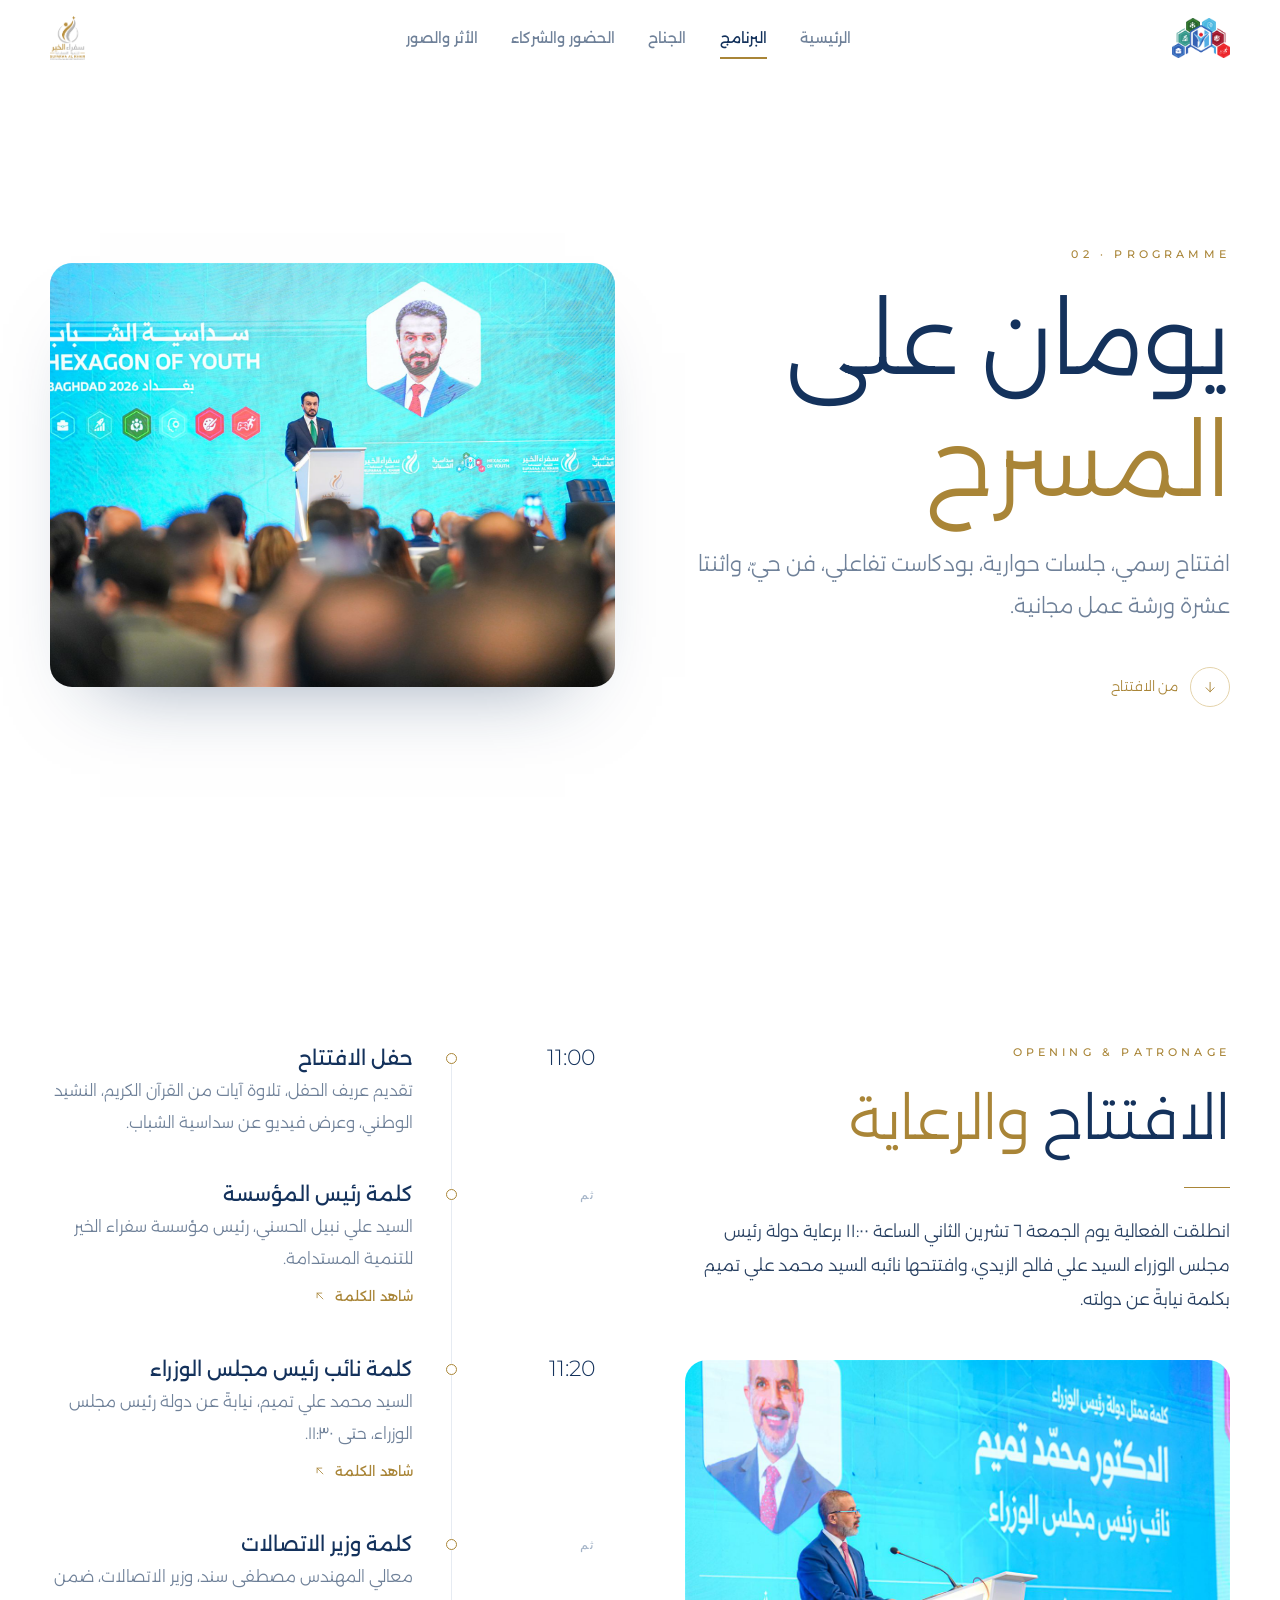
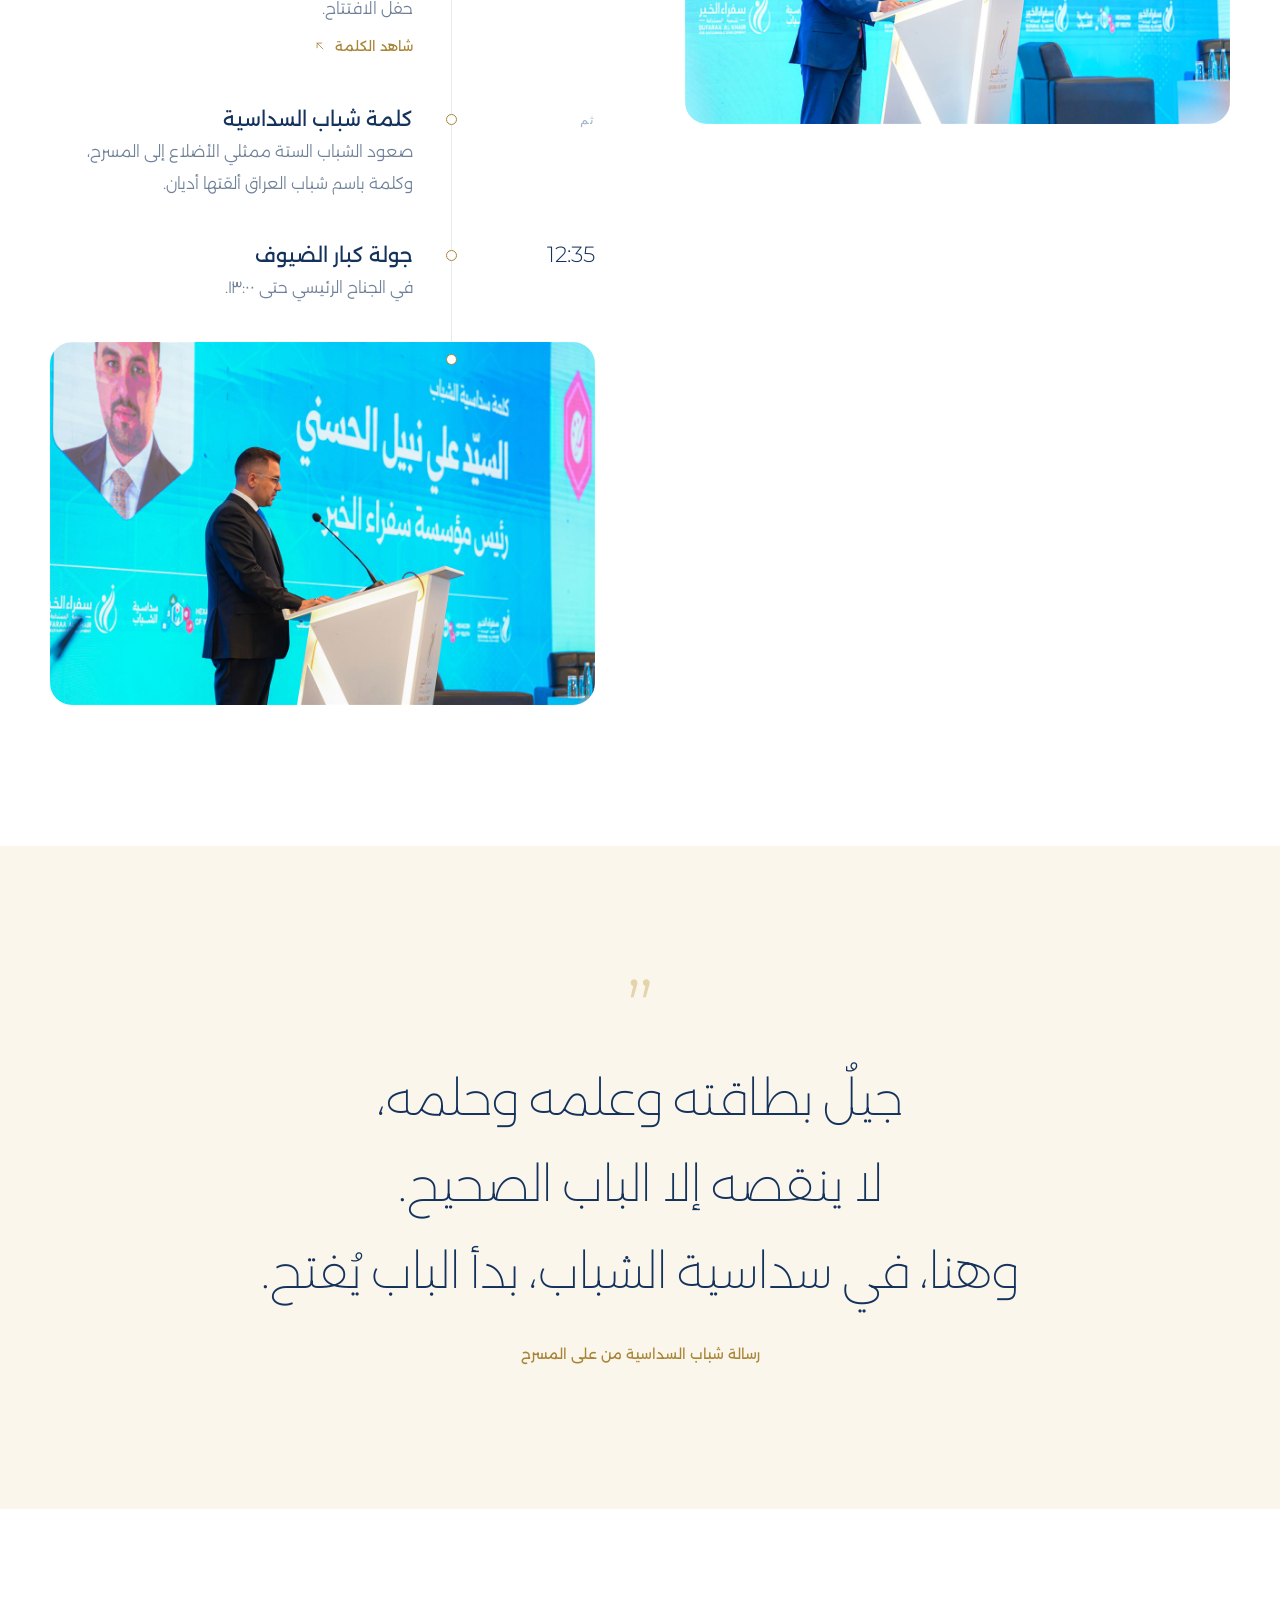
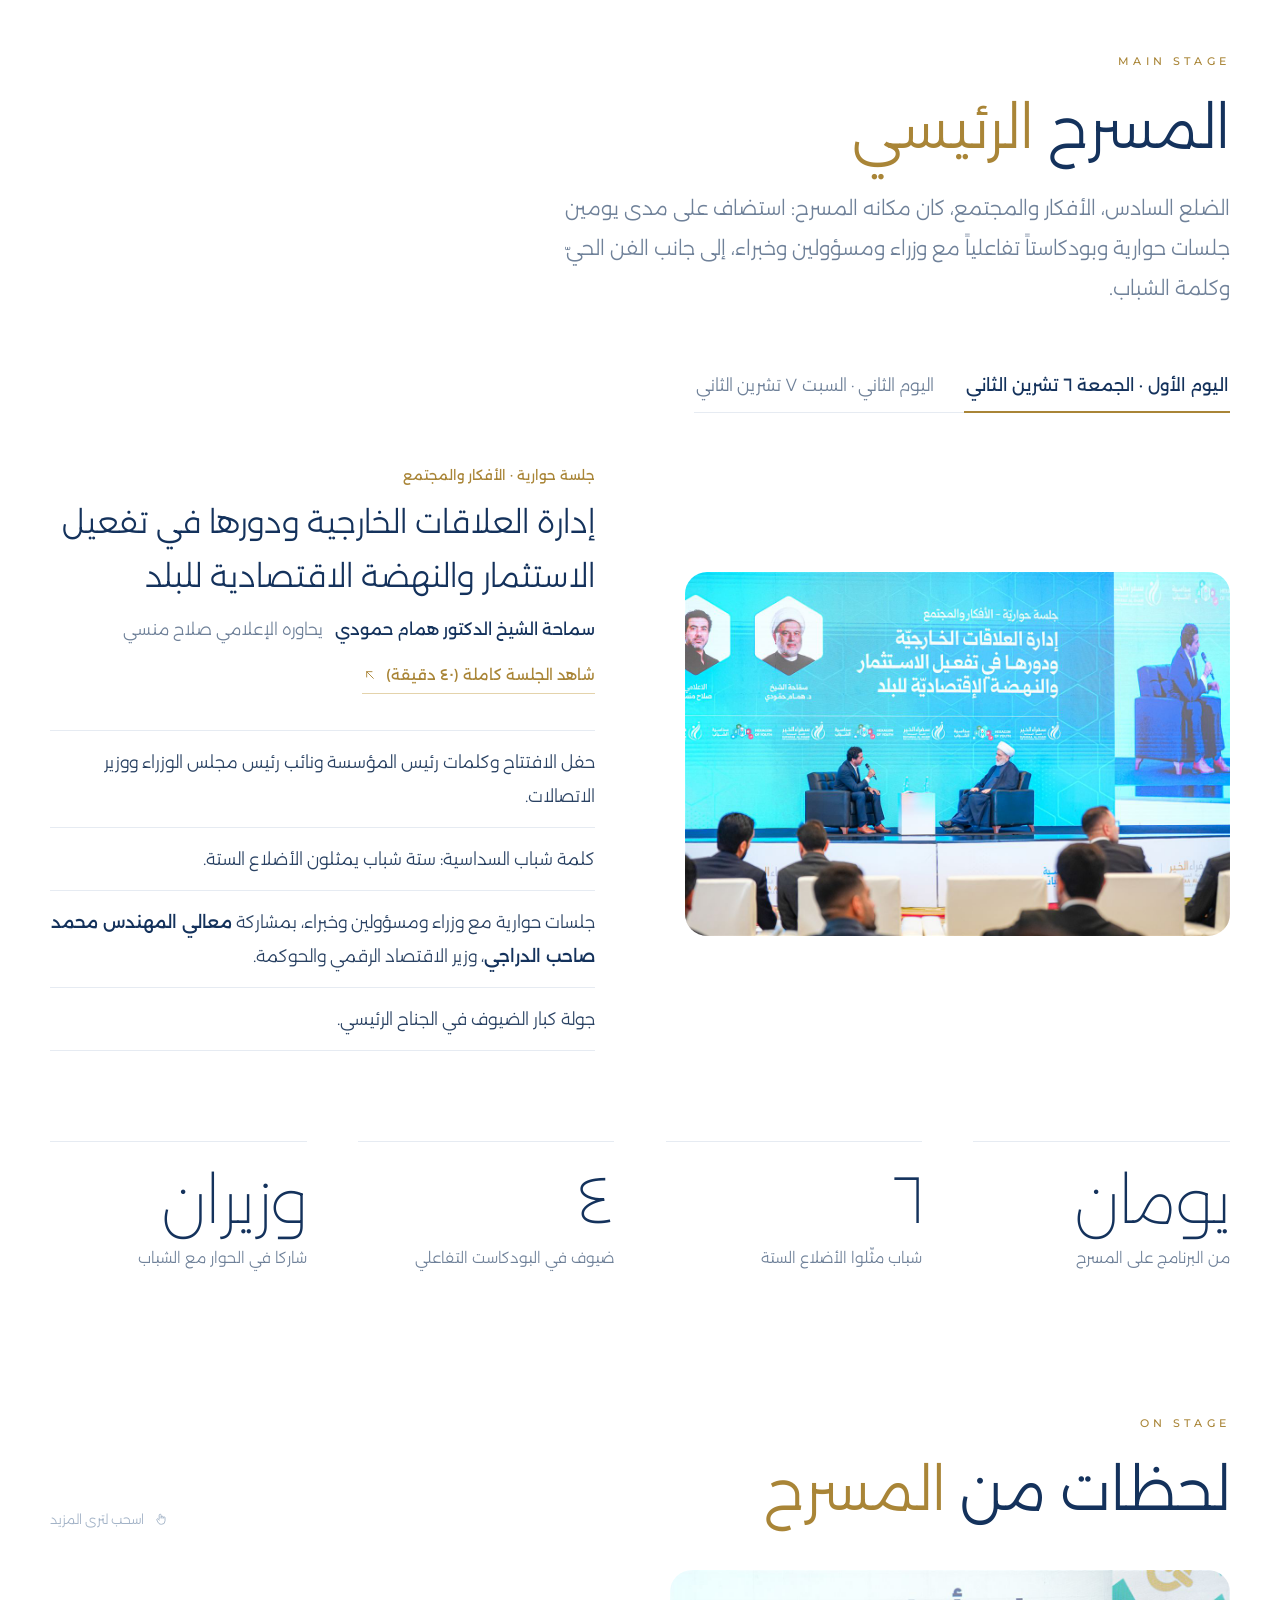
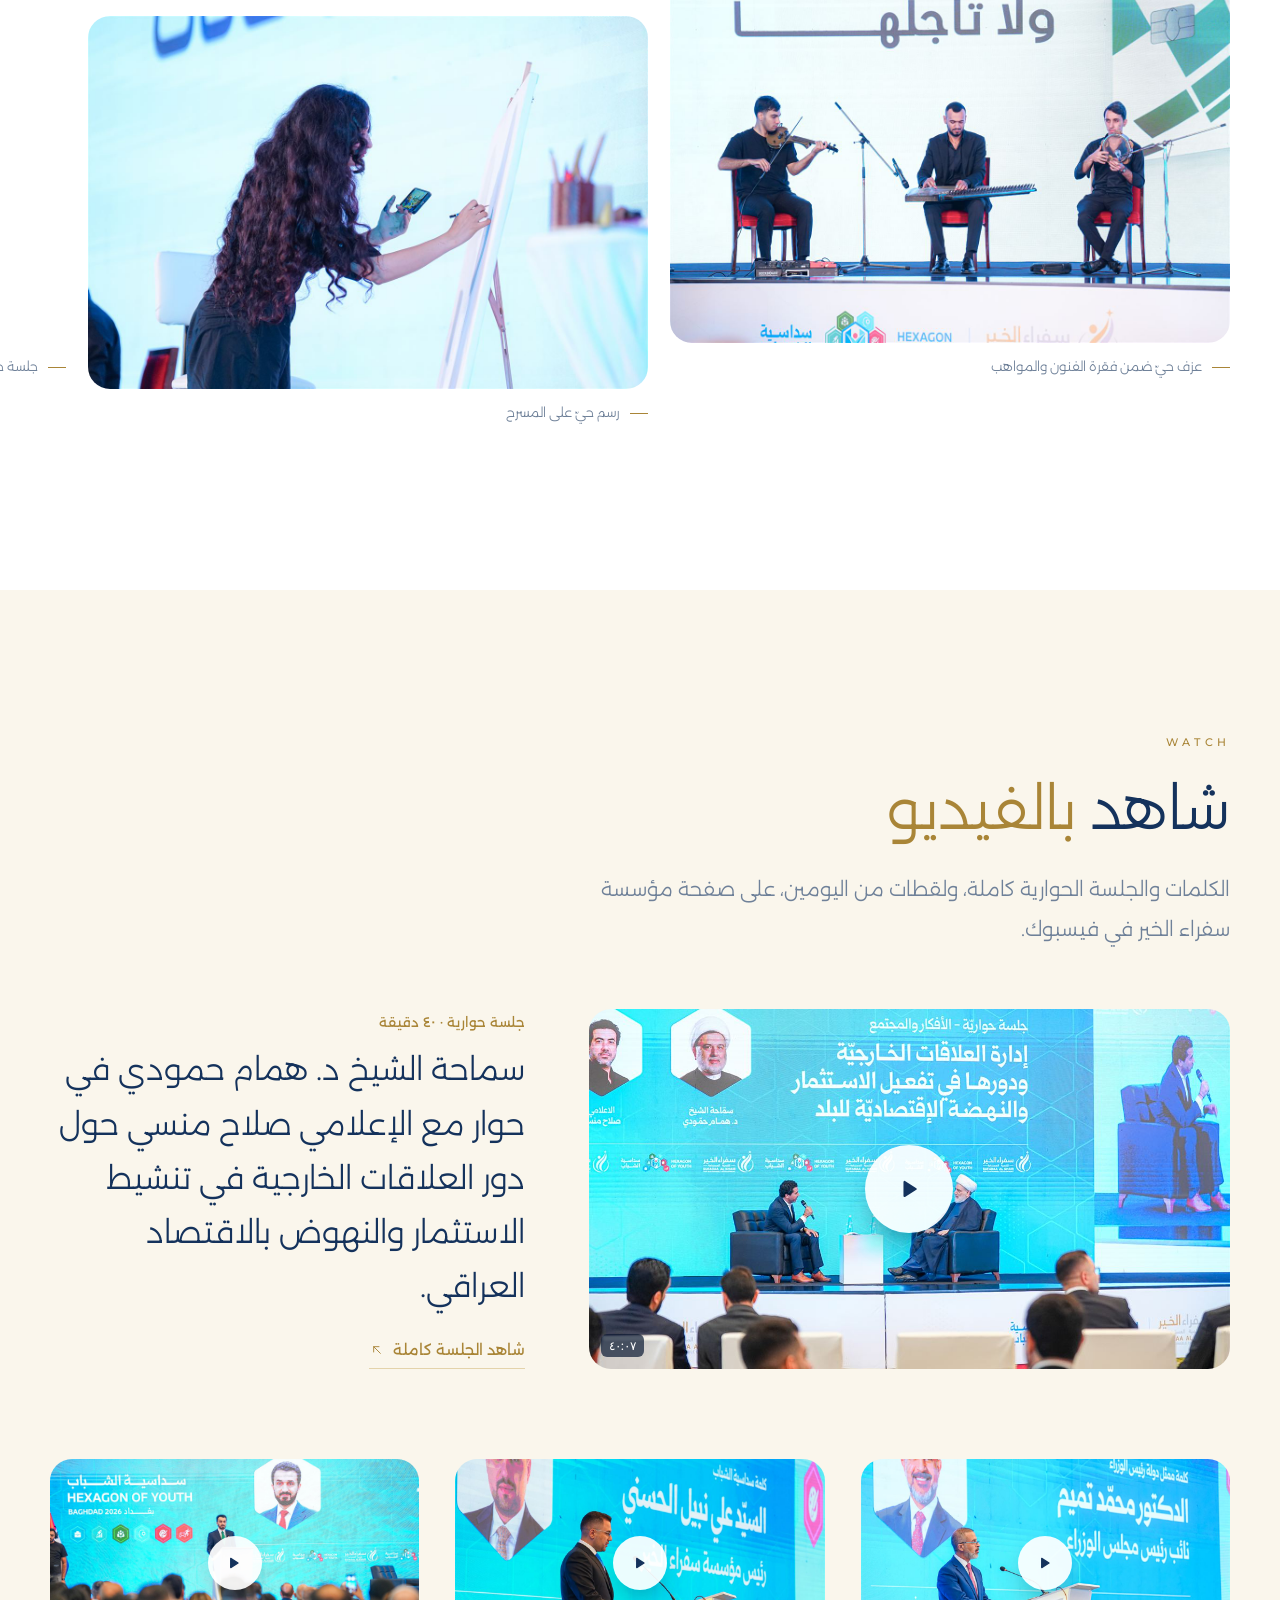
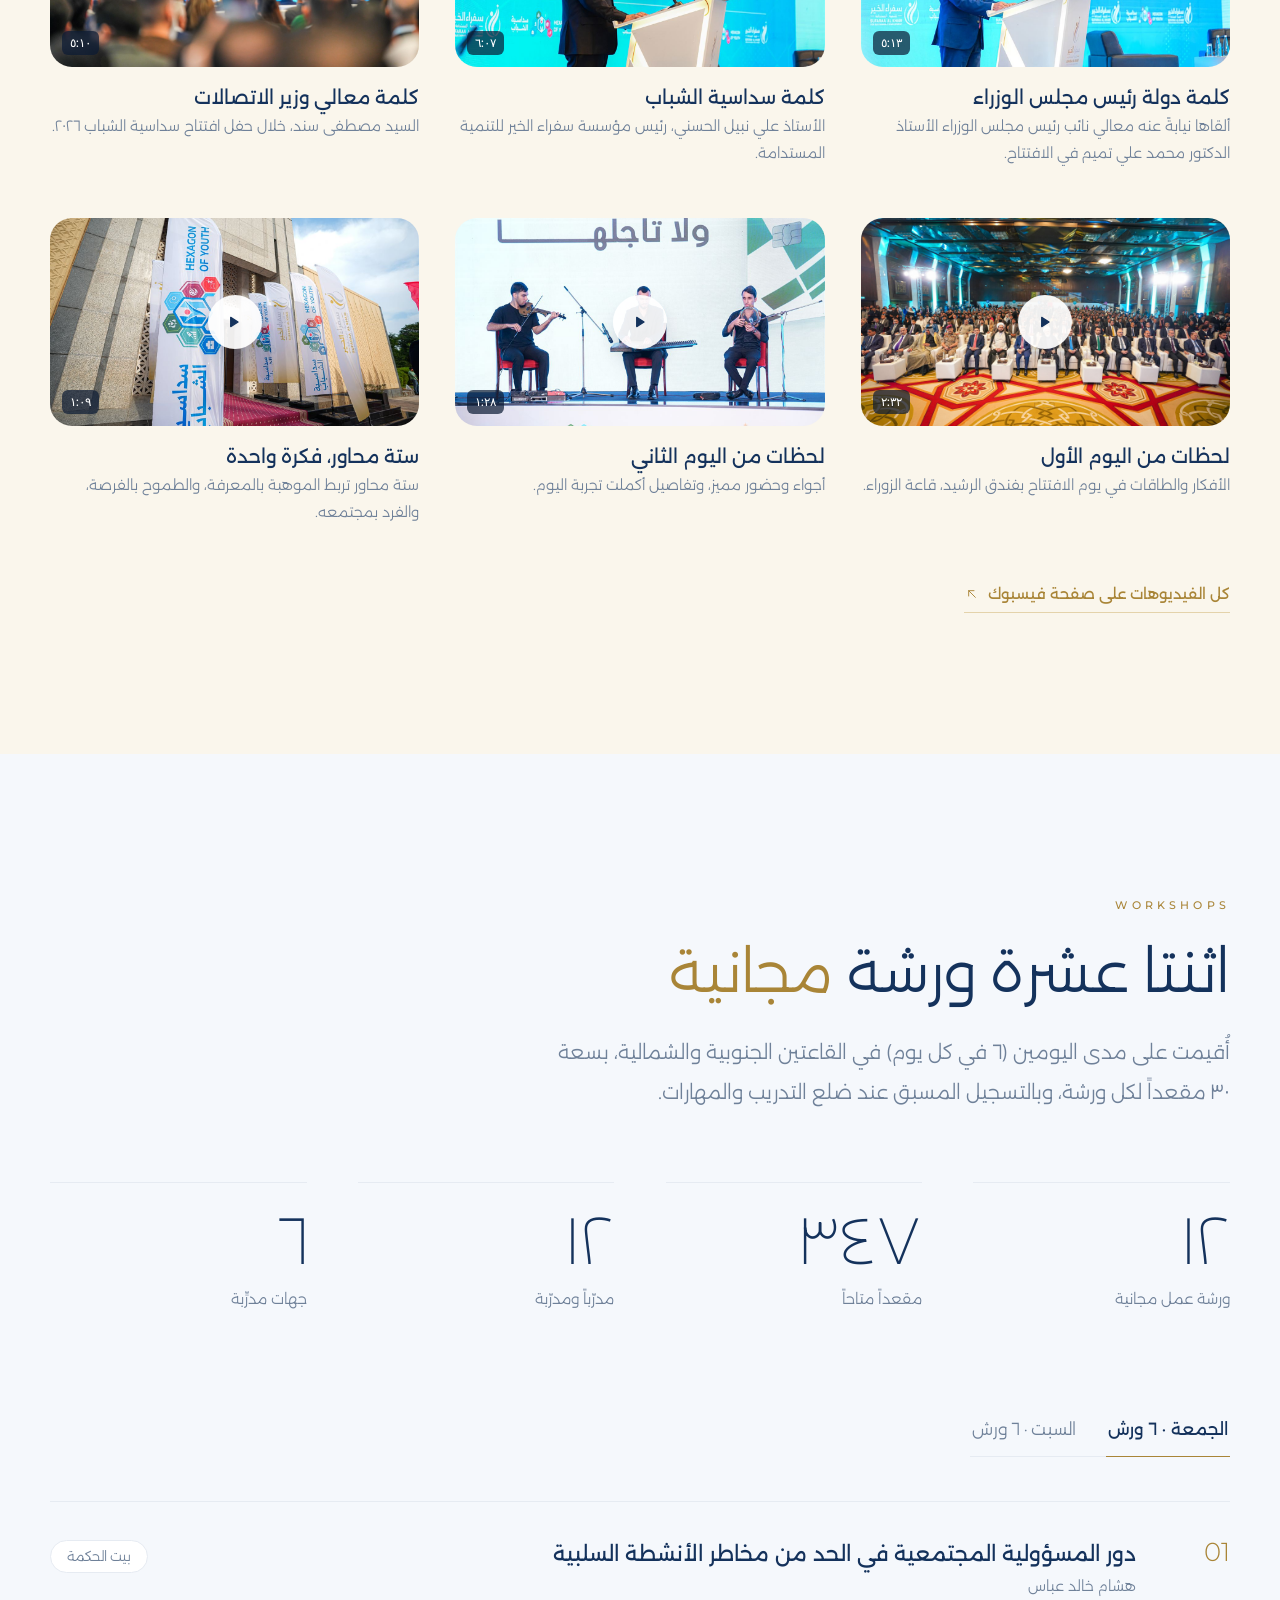
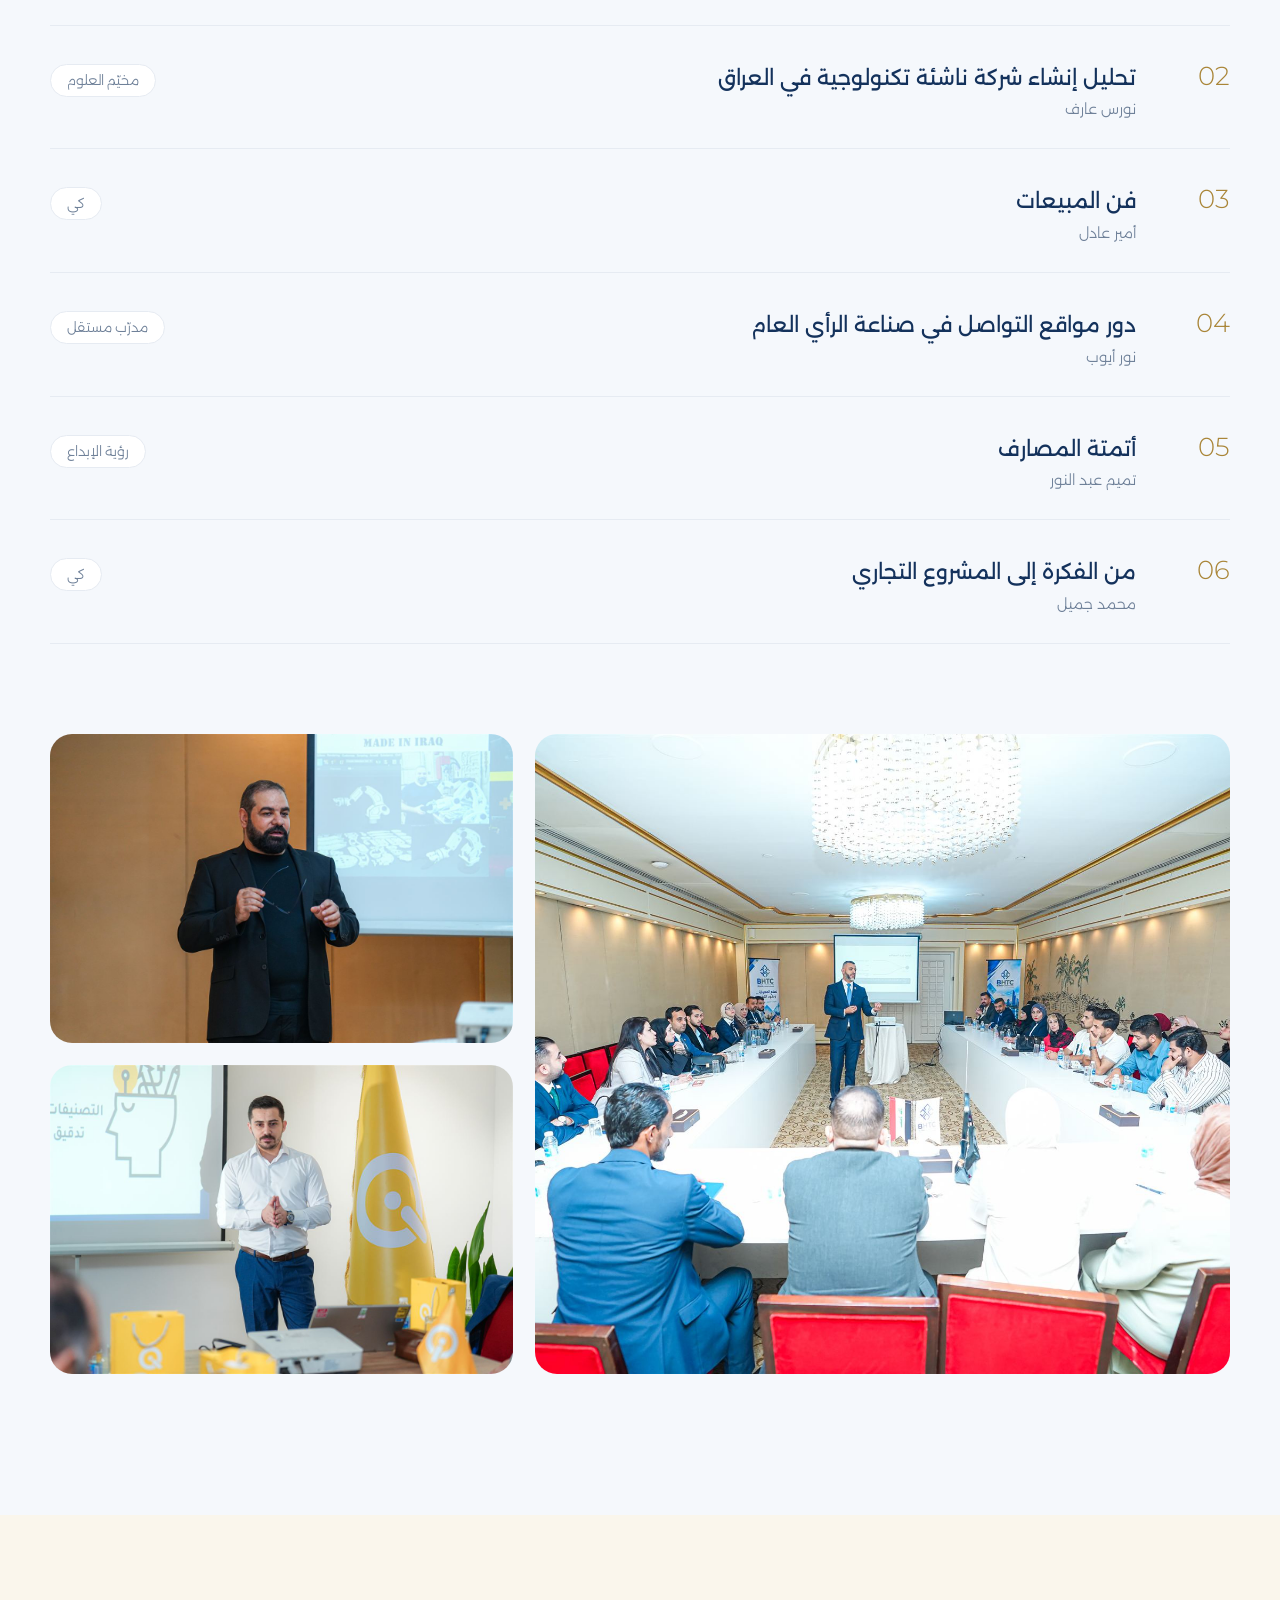
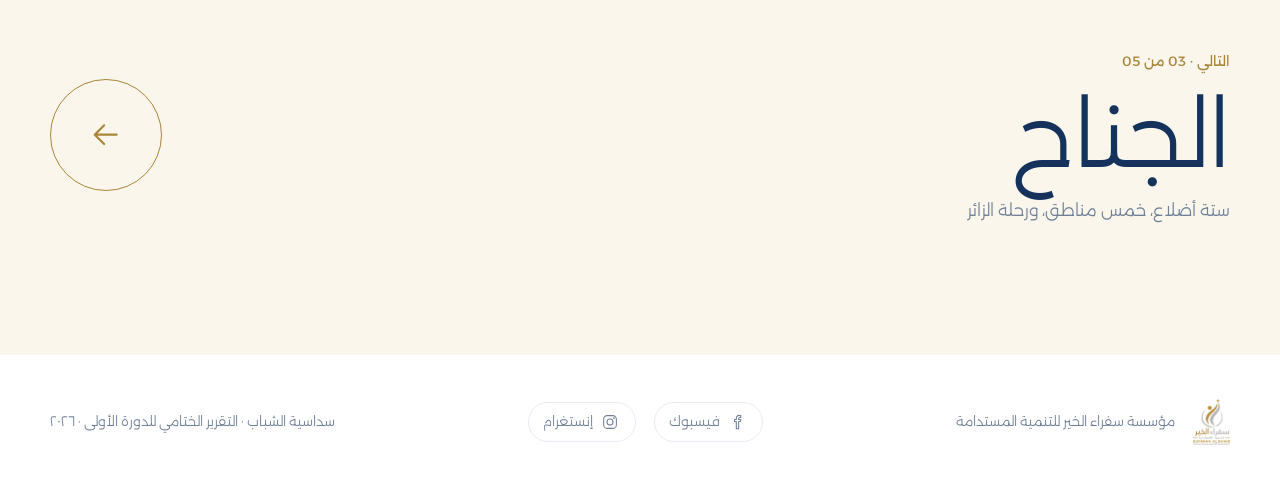
<file: report/program.html>
<!doctype html>
<html lang="ar" dir="rtl">
<head>
<meta charset="utf-8">
<meta name="robots" content="noindex, nofollow">
<meta name="viewport" content="width=device-width, initial-scale=1">
<title>البرنامج · سداسية الشباب – التقرير الختامي</title>
<meta name="description" content="التقرير الختامي للدورة الأولى من سداسية الشباب، ٦–٧ تشرين الثاني ٢٠٢٦، فندق الرشيد، بغداد. مؤسسة سفراء الخير للتنمية المستدامة.">
<meta property="og:title" content="سداسية الشباب – التقرير الختامي للدورة الأولى">
<meta property="og:image" content="https://hexagon-youth.github.io/report/report-assets/img/photos/p039.jpg">
<meta name="theme-color" content="#14325c">
<link rel="icon" href="report-assets/img/hexagon.png">
<link rel="stylesheet" href="report-assets/site.css">
</head>
<body>
<header class="top" id="top">
  <div class="wrap">
    <a class="logo" href="index.html" aria-label="سداسية الشباب"><img src="report-assets/img/hexagon.png" alt="سداسية الشباب"></a>
    <nav aria-label="صفحات التقرير"><a href="index.html">الرئيسية</a><a href="program.html" class="on" aria-current="page">البرنامج</a><a href="pavilion.html">الجناح</a><a href="people.html">الحضور والشركاء</a><a href="impact.html">الأثر والصور</a></nav>
    <img class="org" src="report-assets/img/sufaraa.png" alt="مؤسسة سفراء الخير للتنمية المستدامة">
    <button class="burger" id="burger" aria-label="القائمة"><svg class="ic" viewBox="0 0 24 24" aria-hidden="true"><path d="M4 7h16M4 12h16M4 17h16"/></svg></button>
  </div>
</header>
<div class="sheet" id="sheet">
  <button class="x" id="sheetx" aria-label="إغلاق"><svg class="ic" viewBox="0 0 24 24" aria-hidden="true"><path d="M6 6l12 12M18 6 6 18"/></svg></button>
  <a href="index.html"><i>01</i>الرئيسية</a><a href="program.html"><i>02</i>البرنامج</a><a href="pavilion.html"><i>03</i>الجناح</a><a href="people.html"><i>04</i>الحضور والشركاء</a><a href="impact.html"><i>05</i>الأثر والصور</a>
</div>
<main>

<section class="cover">
  <div class="wrap">
    <div>
      <span class="kick">02 · PROGRAMME</span>
      <h1>يومان على <span class="g">المسرح</span></h1>
      <p class="lead">افتتاح رسمي، جلسات حوارية، بودكاست تفاعلي، فن حيّ، واثنتا عشرة ورشة عمل مجانية.</p>
      <a class="cue" href="#opening"><span><svg class="ic" viewBox="0 0 24 24" aria-hidden="true"><path d="M12 5v14M6 13l6 6 6-6"/></svg></span>من الافتتاح</a>
    </div>
    <div class="media"><figure class="ph zoom r43 rv" data-cap="المسرح الرئيسي في يوم الافتتاح" tabindex="0"><img src="report-assets/img/photos/p051.jpg" alt="المسرح الرئيسي في يوم الافتتاح" loading="lazy"><figcaption>المسرح الرئيسي في يوم الافتتاح</figcaption></figure></div>
  </div>
</section>

<section id="opening">
  <div class="wrap split start">
    <div class="txt">
      <span class="kick rv">OPENING &amp; PATRONAGE</span>
      <h2 class="h rv" style="margin-top:14px">الافتتاح <span class="g">والرعاية</span></h2>
      <div class="rule rv"></div>
      <p class="rv">انطلقت الفعالية يوم الجمعة ٦ تشرين الثاني الساعة ١١:٠٠ برعاية دولة رئيس مجلس الوزراء السيد علي فالح الزيدي، وافتتحها نائبه السيد محمد علي تميم بكلمة نيابةً عن دولته.</p>
      <div style="margin-top:44px"><figure class="ph zoom r32 rv" data-cap="كلمة نائب رئيس مجلس الوزراء، ممثلاً دولة رئيس مجلس الوزراء" tabindex="0"><img src="report-assets/img/photos/p045.jpg" alt="كلمة نائب رئيس مجلس الوزراء، ممثلاً دولة رئيس مجلس الوزراء" loading="lazy"><figcaption>كلمة نائب رئيس مجلس الوزراء، ممثلاً دولة رئيس مجلس الوزراء</figcaption></figure></div>
    </div>
    <ol class="tline">
      <li class="rv"><time>11:00</time><div><h4>حفل الافتتاح</h4><p>تقديم عريف الحفل، تلاوة آيات من القرآن الكريم، النشيد الوطني، وعرض فيديو عن سداسية الشباب.</p></div></li>
      <li class="rv"><time class="q">ثم</time><div><h4>كلمة رئيس المؤسسة</h4><p>السيد علي نبيل الحسني، رئيس مؤسسة سفراء الخير للتنمية المستدامة.</p><a class="more sm" href="https://www.facebook.com/61595991387448/videos/1146085411110240" target="_blank" rel="noopener">شاهد الكلمة <svg class="ic" viewBox="0 0 24 24" aria-hidden="true"><path d="M9 7h8v8M17 7 7 17"/></svg></a></div></li>
      <li class="rv"><time>11:20</time><div><h4>كلمة نائب رئيس مجلس الوزراء</h4><p>السيد محمد علي تميم، نيابةً عن دولة رئيس مجلس الوزراء، حتى ١١:٣٠.</p><a class="more sm" href="https://www.facebook.com/61595991387448/videos/1129156479595151" target="_blank" rel="noopener">شاهد الكلمة <svg class="ic" viewBox="0 0 24 24" aria-hidden="true"><path d="M9 7h8v8M17 7 7 17"/></svg></a></div></li>
      <li class="rv"><time class="q">ثم</time><div><h4>كلمة وزير الاتصالات</h4><p>معالي المهندس مصطفى سند، وزير الاتصالات، ضمن حفل الافتتاح.</p><a class="more sm" href="https://www.facebook.com/61595991387448/videos/1633654657602582" target="_blank" rel="noopener">شاهد الكلمة <svg class="ic" viewBox="0 0 24 24" aria-hidden="true"><path d="M9 7h8v8M17 7 7 17"/></svg></a></div></li>
      <li class="rv"><time class="q">ثم</time><div><h4>كلمة شباب السداسية</h4><p>صعود الشباب الستة ممثلي الأضلاع إلى المسرح، وكلمة باسم شباب العراق ألقتها أديان.</p></div></li>
      <li class="rv"><time>12:35</time><div><h4>جولة كبار الضيوف</h4><p>في الجناح الرئيسي حتى ١٣:٠٠.</p></div></li>
      <li class="rv" style="display:block;padding:0"><figure class="ph zoom r32 rv" data-cap="كلمة السيد علي نبيل الحسني، رئيس مؤسسة سفراء الخير" tabindex="0"><img src="report-assets/img/photos/p041.jpg" alt="كلمة السيد علي نبيل الحسني، رئيس مؤسسة سفراء الخير" loading="lazy"><figcaption>كلمة السيد علي نبيل الحسني، رئيس مؤسسة سفراء الخير</figcaption></figure></li>
    </ol>
  </div>
</section>

<section class="sand quote">
  <div class="wrap">
    <span class="mark rv">”</span>
    <blockquote class="rv">جيلٌ بطاقته وعلمه وحلمه،<br>لا ينقصه إلا الباب الصحيح.<br>وهنا، في سداسية الشباب، بدأ الباب يُفتح.</blockquote>
    <cite class="rv">رسالة شباب السداسية من على المسرح</cite>
  </div>
</section>

<section>
  <div class="wrap">
    <span class="kick rv">MAIN STAGE</span>
    <h2 class="h rv" style="margin-top:14px">المسرح <span class="g">الرئيسي</span></h2>
    <p class="sub rv" style="margin-bottom:50px">الضلع السادس، الأفكار والمجتمع، كان مكانه المسرح: استضاف على مدى يومين جلسات حوارية وبودكاستاً تفاعلياً مع وزراء ومسؤولين وخبراء، إلى جانب الفن الحيّ وكلمة الشباب.</p>
    <div class="sw rv" data-sw="day"><button aria-pressed="true" data-t="1">اليوم الأول · الجمعة ٦ تشرين الثاني</button><button aria-pressed="false" data-t="2">اليوم الثاني · السبت ٧ تشرين الثاني</button></div>
    <div class="split" data-pane="day" data-t="1">
      <figure class="ph zoom r32 rv" data-cap="سماحة الشيخ الدكتور همام حمودي في جلسة حوارية يحاوره الإعلامي صلاح منسي" tabindex="0"><img src="report-assets/img/photos/p053.jpg" alt="سماحة الشيخ الدكتور همام حمودي في جلسة حوارية يحاوره الإعلامي صلاح منسي" loading="lazy"><figcaption>سماحة الشيخ الدكتور همام حمودي في جلسة حوارية يحاوره الإعلامي صلاح منسي</figcaption></figure>
      <div>
        <div class="feat">
          <small>جلسة حوارية · الأفكار والمجتمع</small>
          <h3>إدارة العلاقات الخارجية ودورها في تفعيل الاستثمار والنهضة الاقتصادية للبلد</h3>
          <p>سماحة الشيخ الدكتور همام حمودي <span>يحاوره الإعلامي صلاح منسي</span></p>
          <a class="more" href="https://www.facebook.com/61595991387448/videos/1700308094873555" target="_blank" rel="noopener" style="margin-top:14px">شاهد الجلسة كاملة (٤٠ دقيقة) <svg class="ic" viewBox="0 0 24 24" aria-hidden="true"><path d="M9 7h8v8M17 7 7 17"/></svg></a>
        </div>
        <ul class="plain">
          <li>حفل الافتتاح وكلمات رئيس المؤسسة ونائب رئيس مجلس الوزراء ووزير الاتصالات.</li>
          <li>كلمة شباب السداسية: ستة شباب يمثلون الأضلاع الستة.</li>
          <li>جلسات حوارية مع وزراء ومسؤولين وخبراء، بمشاركة <b>معالي المهندس محمد صاحب الدراجي</b>، وزير الاقتصاد الرقمي والحوكمة.</li>
          <li>جولة كبار الضيوف في الجناح الرئيسي.</li>
        </ul>
      </div>
    </div>
    <div class="split" data-pane="day" data-t="2" hidden>
      <figure class="ph zoom r32 rv" data-cap="البودكاست التفاعلي، ضلع الأفكار والمجتمع" tabindex="0"><img src="report-assets/img/photos/p115.jpg" alt="البودكاست التفاعلي، ضلع الأفكار والمجتمع" loading="lazy"><figcaption>البودكاست التفاعلي، ضلع الأفكار والمجتمع</figcaption></figure>
      <div>
        <ul class="plain">
          <li>فقرة الفنون والمواهب، وفيها رسم حيّ على المسرح أمام الجمهور.</li>
          <li>شرح عن سداسية الشباب وأضلاعها الستة.</li>
          <li>بودكاست تفاعلي يقدّمه الإعلامي <b>صلاح منسي</b> بأربعة ضيوف، شارك فيه الحضور بأسئلتهم ومداخلاتهم.</li>
          <li>الكلمة الختامية لسداسية الشباب.</li>
        </ul>
        <div class="guests"><span>معالي المهندس مصطفى سند<small>وزير الاتصالات</small></span><span>الدكتور ياسر الربيعي<small>ضيف البودكاست</small></span><span>السيد محمد نبيل محمد<small>ضيف البودكاست</small></span><span>السيد هشام خالد<small>ضيف البودكاست</small></span></div>
      </div>
    </div>
    <div class="nums sm" style="margin-top:90px">
      <div class="num rv"><div class="v">يومان</div><div class="l">من البرنامج على المسرح</div></div>
      <div class="num rv" style="--d:90ms"><div class="v"><span data-count="6">٦</span></div><div class="l">شباب مثّلوا الأضلاع الستة</div></div>
      <div class="num rv" style="--d:180ms"><div class="v"><span data-count="4">٤</span></div><div class="l">ضيوف في البودكاست التفاعلي</div></div>
      <div class="num rv" style="--d:270ms"><div class="v">وزيران</div><div class="l">شاركا في الحوار مع الشباب</div></div>
    </div>
  </div>
</section>

<section style="padding-top:0">
  <div class="wrap" style="display:flex;justify-content:space-between;align-items:end;gap:20px;margin-bottom:34px;flex-wrap:wrap">
    <div><span class="kick rv">ON STAGE</span><h2 class="h rv" style="margin-top:14px">لحظات من <span class="g">المسرح</span></h2></div>
    <span class="hint rv"><svg class="ic" viewBox="0 0 24 24" aria-hidden="true"><path d="M8 12V6.5a1.5 1.5 0 0 1 3 0V11m0-1.5a1.5 1.5 0 0 1 3 0V11m0-.5a1.5 1.5 0 0 1 3 0v4.5a5.5 5.5 0 0 1-5.5 5.5h-1A5.5 5.5 0 0 1 6 17l-1.6-3.2a1.4 1.4 0 0 1 2.4-1.4L8 14"/></svg> اسحب لترى المزيد</span>
  </div>
  <div class="strip rv">
    <figure><figure class="ph zoom  rv" data-cap="عزف حيّ ضمن فقرة الفنون والمواهب" tabindex="0"><img src="report-assets/img/photos/p107.jpg" alt="عزف حيّ ضمن فقرة الفنون والمواهب" loading="lazy"><figcaption>عزف حيّ ضمن فقرة الفنون والمواهب</figcaption></figure><p class="cap">عزف حيّ ضمن فقرة الفنون والمواهب</p></figure>
    <figure><figure class="ph zoom  rv" data-cap="رسم حيّ على المسرح" tabindex="0"><img src="report-assets/img/photos/p110.jpg" alt="رسم حيّ على المسرح" loading="lazy"><figcaption>رسم حيّ على المسرح</figcaption></figure><p class="cap">رسم حيّ على المسرح</p></figure>
    <figure><figure class="ph zoom  rv" data-cap="جلسة حوارية على المسرح الرئيسي" tabindex="0"><img src="report-assets/img/photos/p071.jpg" alt="جلسة حوارية على المسرح الرئيسي" loading="lazy"><figcaption>جلسة حوارية على المسرح الرئيسي</figcaption></figure><p class="cap">جلسة حوارية على المسرح الرئيسي</p></figure>
    <figure><figure class="ph zoom  rv" data-cap="فنّان يرسم أمام الجمهور" tabindex="0"><img src="report-assets/img/photos/p109.jpg" alt="فنّان يرسم أمام الجمهور" loading="lazy"><figcaption>فنّان يرسم أمام الجمهور</figcaption></figure><p class="cap">فنّان يرسم أمام الجمهور</p></figure>
    <figure><figure class="ph zoom  rv" data-cap="من البودكاست التفاعلي" tabindex="0"><img src="report-assets/img/photos/p118.jpg" alt="من البودكاست التفاعلي" loading="lazy"><figcaption>من البودكاست التفاعلي</figcaption></figure><p class="cap">من البودكاست التفاعلي</p></figure>
    <figure><figure class="ph zoom  rv" data-cap="الصف الأول في الافتتاح" tabindex="0"><img src="report-assets/img/photos/p037.jpg" alt="الصف الأول في الافتتاح" loading="lazy"><figcaption>الصف الأول في الافتتاح</figcaption></figure><p class="cap">الصف الأول في الافتتاح</p></figure>
  </div>
</section>

<section id="watch" class="sand">
  <div class="wrap">
    <span class="kick rv">WATCH</span>
    <h2 class="h rv" style="margin-top:14px">شاهد <span class="g">بالفيديو</span></h2>
    <p class="sub rv" style="margin-bottom:60px">الكلمات والجلسة الحوارية كاملة، ولقطات من اليومين، على صفحة مؤسسة سفراء الخير في فيسبوك.</p>
    <a class="vfeat rv" href="https://www.facebook.com/61595991387448/videos/1700308094873555" target="_blank" rel="noopener">
      <span class="ph r169"><img src="report-assets/img/photos/p053.jpg" alt="" loading="lazy"><i class="play"><svg class="ic" viewBox="0 0 24 24" aria-hidden="true"><path d="M9.5 7v10l8-5z" fill="currentColor"/></svg></i><em>٤٠:٠٧</em></span>
      <span class="vt"><small>جلسة حوارية · ٤٠ دقيقة</small><h3>سماحة الشيخ د. همام حمودي في حوار مع الإعلامي صلاح منسي حول دور العلاقات الخارجية في تنشيط الاستثمار والنهوض بالاقتصاد العراقي.</h3><b>شاهد الجلسة كاملة <svg class="ic" viewBox="0 0 24 24" aria-hidden="true"><path d="M9 7h8v8M17 7 7 17"/></svg></b></span>
    </a>
    <div class="vids"><a class="vid rv " href="https://www.facebook.com/61595991387448/videos/1129156479595151" target="_blank" rel="noopener"><span class="ph r169"><img src="report-assets/img/photos/p045.jpg" alt="" loading="lazy"><i class="play"><svg class="ic" viewBox="0 0 24 24" aria-hidden="true"><path d="M9.5 7v10l8-5z" fill="currentColor"/></svg></i><em>٥:١٣</em></span><h4>كلمة دولة رئيس مجلس الوزراء</h4><p>ألقاها نيابةً عنه معالي نائب رئيس مجلس الوزراء الأستاذ الدكتور محمد علي تميم في الافتتاح.</p></a><a class="vid rv " href="https://www.facebook.com/61595991387448/videos/1146085411110240" target="_blank" rel="noopener"><span class="ph r169"><img src="report-assets/img/photos/p041.jpg" alt="" loading="lazy"><i class="play"><svg class="ic" viewBox="0 0 24 24" aria-hidden="true"><path d="M9.5 7v10l8-5z" fill="currentColor"/></svg></i><em>٦:٠٧</em></span><h4>كلمة سداسية الشباب</h4><p>الأستاذ علي نبيل الحسني، رئيس مؤسسة سفراء الخير للتنمية المستدامة.</p></a><a class="vid rv " href="https://www.facebook.com/61595991387448/videos/1633654657602582" target="_blank" rel="noopener"><span class="ph r169"><img src="report-assets/img/photos/p051.jpg" alt="" loading="lazy"><i class="play"><svg class="ic" viewBox="0 0 24 24" aria-hidden="true"><path d="M9.5 7v10l8-5z" fill="currentColor"/></svg></i><em>٥:١٠</em></span><h4>كلمة معالي وزير الاتصالات</h4><p>السيد مصطفى سند، خلال حفل افتتاح سداسية الشباب ٢٠٢٦.</p></a><a class="vid rv " href="https://www.facebook.com/61595991387448/videos/3354178751456506" target="_blank" rel="noopener"><span class="ph r169"><img src="report-assets/img/photos/p039.jpg" alt="" loading="lazy"><i class="play"><svg class="ic" viewBox="0 0 24 24" aria-hidden="true"><path d="M9.5 7v10l8-5z" fill="currentColor"/></svg></i><em>٢:٣٢</em></span><h4>لحظات من اليوم الأول</h4><p>الأفكار والطاقات في يوم الافتتاح بفندق الرشيد، قاعة الزوراء.</p></a><a class="vid rv " href="https://www.facebook.com/61595991387448/videos/1008508545624860" target="_blank" rel="noopener"><span class="ph r169"><img src="report-assets/img/photos/p107.jpg" alt="" loading="lazy"><i class="play"><svg class="ic" viewBox="0 0 24 24" aria-hidden="true"><path d="M9.5 7v10l8-5z" fill="currentColor"/></svg></i><em>١:٢٨</em></span><h4>لحظات من اليوم الثاني</h4><p>أجواء وحضور مميز، وتفاصيل أكملت تجربة اليوم.</p></a><a class="vid rv " href="https://www.facebook.com/61595991387448/videos/1597725611637261" target="_blank" rel="noopener"><span class="ph r169"><img src="report-assets/img/photos/p007.jpg" alt="" loading="lazy"><i class="play"><svg class="ic" viewBox="0 0 24 24" aria-hidden="true"><path d="M9.5 7v10l8-5z" fill="currentColor"/></svg></i><em>١:٠٩</em></span><h4>ستة محاور، فكرة واحدة</h4><p>ستة محاور تربط الموهبة بالمعرفة، والطموح بالفرصة، والفرد بمجتمعه.</p></a></div>
    <a class="more rv" href="https://www.facebook.com/profile.php?id=61595991387448" target="_blank" rel="noopener">كل الفيديوهات على صفحة فيسبوك <svg class="ic" viewBox="0 0 24 24" aria-hidden="true"><path d="M9 7h8v8M17 7 7 17"/></svg></a>
  </div>
</section>

<section class="mist">
  <div class="wrap">
    <span class="kick rv">WORKSHOPS</span>
    <h2 class="h rv" style="margin-top:14px">اثنتا عشرة ورشة <span class="g">مجانية</span></h2>
    <p class="sub rv">أُقيمت على مدى اليومين (٦ في كل يوم) في القاعتين الجنوبية والشمالية، بسعة ٣٠ مقعداً لكل ورشة، وبالتسجيل المسبق عند ضلع التدريب والمهارات.</p>
    <div class="nums sm" style="margin:70px 0 90px">
      <div class="num rv"><div class="v"><span data-count="12">١٢</span></div><div class="l">ورشة عمل مجانية</div></div>
      <div class="num rv" style="--d:90ms"><div class="v"><span data-count="360">٣٦٠</span></div><div class="l">مقعداً متاحاً</div></div>
      <div class="num rv" style="--d:180ms"><div class="v"><span data-count="12">١٢</span></div><div class="l">مدرّباً ومدرّبة</div></div>
      <div class="num rv" style="--d:270ms"><div class="v"><span data-count="6">٦</span></div><div class="l">جهات مدرِّبة</div></div>
    </div>
    <div class="sw rv" data-sw="ws"><button aria-pressed="true" data-t="fri">الجمعة · ٦ ورش</button><button aria-pressed="false" data-t="sat">السبت · ٦ ورش</button></div>
    <div class="rows rv" data-pane="ws" data-t="fri"><div class="row"><span class="n">01</span><div><h4>دور المسؤولية المجتمعية في الحد من مخاطر الأنشطة السلبية</h4><div class="who">هشام خالد عباس</div></div><span class="org">بيت الحكمة</span></div><div class="row"><span class="n">02</span><div><h4>تحليل إنشاء شركة ناشئة تكنولوجية في العراق</h4><div class="who">نورس عارف</div></div><span class="org">مخيّم العلوم</span></div><div class="row"><span class="n">03</span><div><h4>فن المبيعات</h4><div class="who">أمير عادل</div></div><span class="org">كي</span></div><div class="row"><span class="n">04</span><div><h4>دور مواقع التواصل في صناعة الرأي العام</h4><div class="who">نور أيوب</div></div><span class="org">مدرّب مستقل</span></div><div class="row"><span class="n">05</span><div><h4>أتمتة المصارف</h4><div class="who">تميم عبد النور</div></div><span class="org">رؤية الإبداع</span></div><div class="row"><span class="n">06</span><div><h4>من الفكرة إلى المشروع التجاري</h4><div class="who">محمد جميل</div></div><span class="org">كي</span></div></div>
    <div class="rows" data-pane="ws" data-t="sat" hidden><div class="row"><span class="n">07</span><div><h4>الحلقة المفقودة</h4><div class="who">شهد إياد</div></div><span class="org">بيت الحكمة</span></div><div class="row"><span class="n">08</span><div><h4>دور الشباب والتكنولوجيا في تحقيق الأمن الغذائي</h4><div class="who">محمد علي وعلي فرمان</div></div><span class="org">الجبل الزراعي</span></div><div class="row"><span class="n">09</span><div><h4>دور مواقع التواصل الاجتماعي في صناعة الرأي العام</h4><div class="who">نور أيوب</div></div><span class="org">مدرّب مستقل</span></div><div class="row"><span class="n">10</span><div><h4>التحقق من الأخبار الزائفة في زمن الإعلام الرقمي والذكاء الاصطناعي</h4><div class="who">محمد بزي</div></div><span class="org">مدرّب مستقل</span></div><div class="row"><span class="n">11</span><div><h4>قسم التوعية: نبذة عن الدفع الإلكتروني ومخاطر الاحتيال واستخدامات البطاقة</h4><div class="who">عمار نهاد حسن</div></div><span class="org">كي</span></div><div class="row"><span class="n">12</span><div><h4>حماية هاتفك وحسابك في مواقع التواصل الاجتماعي</h4><div class="who">علي محمد حسن</div></div><span class="org">مدرّب مستقل</span></div></div>
    <div class="trio" style="margin-top:90px">
      <figure class="ph zoom  rv" data-cap="إحدى ورش العمل في القاعة" tabindex="0"><img src="report-assets/img/photos/p072.jpg" alt="إحدى ورش العمل في القاعة" loading="lazy"><figcaption>إحدى ورش العمل في القاعة</figcaption></figure>
      <div class="col"><figure class="ph zoom r32 rv" data-cap="ورشة مخيّم العلوم" tabindex="0"><img src="report-assets/img/photos/p091.jpg" alt="ورشة مخيّم العلوم" loading="lazy"><figcaption>ورشة مخيّم العلوم</figcaption></figure><figure class="ph zoom r32 rv" data-cap="من ورش اليوم الثاني" tabindex="0"><img src="report-assets/img/photos/p104.jpg" alt="من ورش اليوم الثاني" loading="lazy"><figcaption>من ورش اليوم الثاني</figcaption></figure></div>
    </div>
  </div>
</section>
</main>
<a class="next" href="pavilion.html"><div class="wrap"><div><small>التالي · 03 من 05</small><h2>الجناح</h2><p style="color:var(--ink2)">ستة أضلاع، خمس مناطق، ورحلة الزائر</p></div><span class="go"><svg class="ic" viewBox="0 0 24 24" aria-hidden="true"><path d="M19 12H5M11 6l-6 6 6 6"/></svg></span></div></a>
<footer class="foot"><div class="wrap">
  <div><img src="report-assets/img/sufaraa.png" alt=""><span>مؤسسة سفراء الخير للتنمية المستدامة</span></div>
  <div class="social "><a href="https://www.facebook.com/profile.php?id=61595991387448" target="_blank" rel="noopener" aria-label="فيسبوك"><svg class="ic" viewBox="0 0 24 24" aria-hidden="true"><path d="M14.2 8.6V7.2c0-.8.5-1.3 1.3-1.3H17V3.2h-2.2a3.6 3.6 0 0 0-3.7 3.7v1.7H8.7v2.8h2.4V21h3.1v-9.6h2.5l.4-2.8z"/></svg><span>فيسبوك</span></a><a href="https://www.instagram.com/sufaraa.alkhair.iq/" target="_blank" rel="noopener" aria-label="إنستغرام"><svg class="ic" viewBox="0 0 24 24" aria-hidden="true"><rect x="3.5" y="3.5" width="17" height="17" rx="5"/><circle cx="12" cy="12" r="4"/><circle cx="17.3" cy="6.7" r=".5"/></svg><span>إنستغرام</span></a></div>
  <span>سداسية الشباب · التقرير الختامي للدورة الأولى · ٢٠٢٦</span>
</div></footer>
<script src="report-assets/site.js"></script>
</body>
</html>
</file>
<file: report/report-assets/site.css>
/* Hexagon of Youth – final report website (five pages). Arabic RTL.
   Editorial edition: photo-led, one idea per screen, light type, wide margins. */
@font-face { font-family: 'AlexAr'; src: url(fonts/alexandria-arabic-wght-normal.woff2) format('woff2'); font-weight: 100 900; font-display: swap; }
@font-face { font-family: 'AlexLat'; src: url(fonts/alexandria-latin-wght-normal.woff2) format('woff2'); font-weight: 100 900; font-display: swap; }
@font-face { font-family: 'Mont'; src: url(fonts/montserrat-latin-wght-normal.woff2) format('woff2'); font-weight: 100 900; font-display: swap; }

:root {
  --blue: #1f5fae; --navy: #14325c; --ink: #2a4263; --ink2: #6f8199; --mute: #a3b3c7;
  --gold: #a98537; --gold-l: #e4d3ab; --sand: #faf6ec; --line: #e6ebf2; --mist: #f5f8fc;
  --p1: #1e63b0; --p2: #3ba9e2; --p3: #1b9486; --p4: #8c1f2e; --p5: #e5262b; --p6: #1f6a38;
  --ar: 'itf Qomra Arabic', 'AlexAr', 'AlexLat', system-ui, sans-serif;
  --hexv: polygon(50% 0, 100% 25%, 100% 75%, 50% 100%, 0 75%, 0 25%);
  --pad: clamp(76px, 11vw, 168px);
}
* { box-sizing: border-box; margin: 0; padding: 0; }
html { scroll-behavior: smooth; -webkit-text-size-adjust: 100%; overflow-x: clip; }
body { font-family: var(--ar); font-weight: 300; color: var(--ink); font-size: 17px; line-height: 2; background: #fff; overflow-x: hidden; animation: pagein .7s ease both; }
@keyframes pagein { from { opacity: 0; } }
img { max-width: 100%; display: block; }
button { font: inherit; color: inherit; cursor: pointer; border: 0; background: none; }
a { color: inherit; text-decoration: none; }
b, strong { font-weight: 500; color: var(--navy); }
h1, h2, h3, h4 { font-weight: 300; color: var(--navy); }
.lat { font-family: 'Mont', sans-serif; direction: ltr; unicode-bidi: isolate; }
.wrap { width: min(1180px, 100% - 48px); margin-inline: auto; }
.narrow { max-width: 40em; }
:focus-visible { outline: 2px solid var(--gold); outline-offset: 4px; border-radius: 6px; }
.ic { width: 1.2em; height: 1.2em; fill: none; stroke: currentColor; stroke-width: 1.4; stroke-linecap: round; stroke-linejoin: round; flex: none; }
[hidden] { display: none !important; }

/* ---------- top bar ---------- */
.top { position: fixed; inset: 0 0 auto 0; z-index: 50; transition: background .4s, box-shadow .4s; }
.top.solid { background: rgba(255, 255, 255, .94); backdrop-filter: blur(14px); -webkit-backdrop-filter: blur(14px); box-shadow: 0 1px 0 var(--line); }
.top .wrap { display: flex; align-items: center; height: 76px; gap: 20px; }
.top .logo img { height: 40px; width: auto; }
.top nav { display: flex; gap: clamp(14px, 2.6vw, 38px); margin-inline: auto; }
.top nav a { font-size: 14.5px; font-weight: 400; color: var(--ink2); padding: 6px 0; position: relative; transition: color .25s; }
.top nav a::after { content: ''; position: absolute; inset: auto 0 0 0; height: 1.5px; background: var(--gold); transform: scaleX(0); transform-origin: right; transition: transform .35s; }
.top nav a:hover { color: var(--navy); }
.top nav a:hover::after, .top nav a.on::after { transform: scaleX(1); }
.top nav a.on { color: var(--navy); }
.top .org { height: 44px; width: auto; }
.burger { display: none; width: 44px; height: 44px; margin-inline-start: auto; place-items: center; color: var(--navy); }
.burger .ic { width: 24px; height: 24px; }
.sheet { position: fixed; inset: 0; z-index: 70; background: #fff; display: flex; flex-direction: column; justify-content: center; padding: 0 34px; gap: 4px; opacity: 0; pointer-events: none; transition: opacity .35s; }
.sheet.open { opacity: 1; pointer-events: auto; }
.sheet a { display: flex; align-items: baseline; gap: 16px; font-size: 30px; font-weight: 300; color: var(--navy); padding: 12px 0; border-bottom: 1px solid var(--line); }
.sheet a i { font-family: 'Mont'; font-style: normal; font-size: 12px; font-weight: 500; letter-spacing: .2em; color: var(--gold); }
.sheet .x { position: absolute; top: 16px; left: 22px; width: 44px; height: 44px; display: grid; place-items: center; color: var(--navy); }
.sheet .x .ic { width: 26px; height: 26px; }

/* ---------- shared type ---------- */
.kick { font-family: 'Mont'; font-weight: 500; font-size: 11px; letter-spacing: .38em; color: var(--gold); direction: ltr; text-align: right; display: block; }
.display { font-size: clamp(27px, 4.2vw, 54px); line-height: 1.65; font-weight: 300; color: var(--navy); }
.display em { font-style: normal; color: var(--blue); font-weight: 400; }
.display .g { color: var(--gold); }
.h { font-size: clamp(30px, 4.6vw, 58px); line-height: 1.45; font-weight: 300; }
.h .g, .cover h1 .g { color: var(--gold); }
.sub { font-size: clamp(17px, 1.7vw, 20px); color: var(--ink2); max-width: 34em; margin-top: 18px; }
.rule { width: 46px; height: 1.5px; background: var(--gold); margin: 26px 0; }
section { padding: var(--pad) 0; position: relative; }
.mist { background: var(--mist); }
.sand { background: var(--sand); }
.rv { opacity: 0; transform: translateY(26px); transition: opacity .9s ease, transform .9s cubic-bezier(.2, .7, .2, 1); transition-delay: var(--d, 0ms); }
.rv.in { opacity: 1; transform: none; }

/* ---------- photos ---------- */
.ph { position: relative; overflow: hidden; border-radius: 22px; background: #e9eef5; }
.ph img { width: 100%; height: 100%; object-fit: cover; transition: transform 1.2s cubic-bezier(.2, .7, .2, 1); }
.ph.zoom { cursor: zoom-in; }
.ph.zoom:hover img { transform: scale(1.035); }
.ph figcaption, .cap { font-size: 13px; color: var(--ink2); line-height: 1.7; }
.ph figcaption { position: absolute; inset: auto 0 0 0; padding: 40px 20px 14px; color: #fff; background: linear-gradient(transparent, rgba(10, 26, 52, .62)); opacity: 0; transition: opacity .4s; }
.ph:hover figcaption, .ph:focus-visible figcaption { opacity: 1; }
.ph.hexv { border-radius: 0; clip-path: var(--hexv); }
.ph.hexv figcaption { display: none; }
.r32 { aspect-ratio: 3 / 2; } .r43 { aspect-ratio: 4 / 3; } .r11 { aspect-ratio: 1; } .r45 { aspect-ratio: 4 / 5; } .r21 { aspect-ratio: 21 / 9; } .r169 { aspect-ratio: 16 / 9; }
.cap { margin-top: 12px; }
.cap::before { content: ''; display: inline-block; width: 18px; height: 1px; background: var(--gold); vertical-align: middle; margin-inline-end: 10px; }

/* ---------- covers ---------- */
.cover { min-height: 100svh; display: grid; align-items: center; padding: 120px 0 70px; overflow: hidden; }
.cover .wrap { display: grid; grid-template-columns: 1fr 1.05fr; gap: clamp(30px, 6vw, 90px); align-items: center; }
.cover h1 { font-size: clamp(46px, 7.6vw, 104px); line-height: 1.25; font-weight: 300; margin-top: 14px; }
.cover .lead { font-size: clamp(17px, 1.8vw, 21px); color: var(--ink2); margin-top: 20px; max-width: 26em; }
.cover .meta { margin-top: 34px; font-size: 14.5px; color: var(--ink2); line-height: 2; }
.cover .meta b { display: block; font-size: 17px; font-weight: 400; color: var(--navy); }
.cover .ph { box-shadow: 0 40px 80px -50px rgba(20, 50, 92, .5); }
.cue { display: inline-flex; align-items: center; gap: 12px; margin-top: 40px; font-size: 13.5px; color: var(--gold); }
.cue span { width: 40px; height: 40px; border-radius: 50%; border: 1px solid var(--gold-l); display: grid; place-items: center; animation: bob 2.6s ease-in-out infinite; }
@keyframes bob { 50% { transform: translateY(6px); } }
/* home cover: honeycomb of photos, like the logo */
.hive { position: relative; width: 100%; aspect-ratio: 1 / .96; }
.hive .ph, .hive i { position: absolute; }
.hive .a { width: 56%; top: 20%; left: 22%; aspect-ratio: 1 / 1.1547; animation: float 9s ease-in-out infinite; }
.hive .b { width: 34%; top: 0; left: 4%; aspect-ratio: 1 / 1.1547; animation: float 10s ease-in-out -3s infinite; }
.hive .c { width: 30%; bottom: 0; left: 66%; aspect-ratio: 1 / 1.1547; animation: float 11s ease-in-out -6s infinite; }
.hive .c img { object-position: 14% 50%; }
.hive i { clip-path: var(--hexv); aspect-ratio: 1 / 1.1547; background: var(--c); opacity: .9; animation: float 8s ease-in-out var(--dl, 0s) infinite; }
@keyframes float { 50% { transform: translateY(-10px); } }

/* ---------- big numbers ---------- */
.nums { display: grid; grid-template-columns: repeat(var(--n, 4), 1fr); gap: clamp(20px, 4vw, 60px); }
.num { border-top: 1px solid var(--line); padding-top: 22px; }
.num .v { font-size: clamp(46px, 7.4vw, 104px); font-weight: 200; line-height: 1.15; color: var(--navy); white-space: nowrap; }
.num .v small { font-size: .42em; font-weight: 300; }
.num .l { font-size: 15px; color: var(--ink2); line-height: 1.8; margin-top: 6px; }
.nums.sm .num .v { font-size: clamp(36px, 5vw, 66px); }
.fine { font-size: 13px; color: var(--mute); margin-top: 26px; }

/* ---------- editorial list ---------- */
.elist { list-style: none; counter-reset: e; }
.elist li { counter-increment: e; display: grid; grid-template-columns: clamp(60px, 9vw, 120px) 1fr; gap: 10px; padding: clamp(22px, 3vw, 38px) 0; border-top: 1px solid var(--line); align-items: baseline; }
.elist li:last-child { border-bottom: 1px solid var(--line); }
.elist li::before { content: counter(e, decimal-leading-zero); font-family: 'Mont'; font-weight: 300; font-size: clamp(26px, 3.4vw, 44px); color: var(--gold); direction: ltr; text-align: right; line-height: 1.2; }
.elist h4 { font-size: clamp(19px, 2.2vw, 26px); font-weight: 400; line-height: 1.6; }
.elist p { color: var(--ink2); max-width: 44em; }
.split { display: grid; grid-template-columns: 1fr 1fr; gap: clamp(30px, 7vw, 110px); align-items: center; }
.split.start { align-items: start; }
.split .txt p + p { margin-top: 16px; }
.duo { display: grid; grid-template-columns: 1fr 1fr; gap: clamp(24px, 4vw, 60px); margin-top: 44px; }
.duo h4 { font-size: 15px; font-weight: 500; color: var(--gold); letter-spacing: .02em; }
.duo p { font-size: 18px; color: var(--navy); line-height: 1.9; }

/* ---------- home: chapter links ---------- */
.chapters { border-top: 1px solid var(--line); }
.chapters a { display: grid; grid-template-columns: 70px 1fr auto; gap: 20px; align-items: center; padding: clamp(26px, 3.6vw, 46px) 0; border-bottom: 1px solid var(--line); position: relative; transition: padding .45s cubic-bezier(.2, .7, .2, 1); }
.chapters a i { font-family: 'Mont'; font-style: normal; font-weight: 400; font-size: 13px; letter-spacing: .2em; color: var(--gold); direction: ltr; text-align: right; }
.chapters a h3 { font-size: clamp(26px, 4.4vw, 56px); line-height: 1.4; transition: color .3s; }
.chapters a p { color: var(--ink2); font-size: 15.5px; }
.chapters a .go { width: 54px; height: 54px; border-radius: 50%; border: 1px solid var(--gold-l); display: grid; place-items: center; color: var(--gold); transition: background .3s, color .3s, transform .45s; }
.chapters a .peek { position: absolute; left: 110px; top: 50%; width: 220px; aspect-ratio: 1 / 1.1547; clip-path: var(--hexv); transform: translateY(-50%) scale(.7) rotate(6deg); opacity: 0; transition: opacity .4s, transform .6s cubic-bezier(.2, .7, .2, 1); pointer-events: none; z-index: 2; }
.chapters a .peek img { width: 100%; height: 100%; object-fit: cover; }
.chapters a:hover { padding-inline-start: 22px; }
.chapters a:hover h3 { color: var(--blue); }
.chapters a:hover .go { background: var(--gold); color: #fff; transform: translateX(-8px); }
.chapters a:hover .peek { opacity: 1; transform: translateY(-50%) scale(1) rotate(0); }

/* ---------- timeline ---------- */
.tline { list-style: none; position: relative; }
.tline li { display: grid; grid-template-columns: 130px 1fr; gap: 26px; padding: 0 0 38px; position: relative; }
.tline li::before { content: ''; position: absolute; right: 130px; top: 12px; width: 9px; height: 9px; margin-right: 8.5px; border-radius: 50%; background: #fff; border: 1.5px solid var(--gold); z-index: 1; }
.tline li::after { content: ''; position: absolute; right: 143px; top: 22px; bottom: -12px; width: 1px; background: var(--line); }
.tline li:last-child::after { display: none; }
.tline time { font-family: 'Mont'; font-weight: 300; font-size: 22px; color: var(--navy); direction: ltr; text-align: right; line-height: 1.5; }
.tline time.q { font-size: 13px; color: var(--mute); letter-spacing: .1em; padding-top: 8px; }
.tline div { padding-inline-start: 26px; }
.tline h4 { font-size: 20px; font-weight: 400; line-height: 1.7; }
.tline p { color: var(--ink2); font-size: 16px; }
.quote { text-align: center; }
.quote blockquote { font-size: clamp(24px, 3.8vw, 48px); line-height: 1.8; font-weight: 200; color: var(--navy); max-width: 21em; margin: 0 auto; }
.quote cite { display: block; font-style: normal; font-size: 14px; color: var(--gold); margin-top: 26px; font-weight: 400; }
.quote .mark { font-family: 'Mont'; font-size: 80px; line-height: .6; color: var(--gold-l); display: block; margin-bottom: 20px; }

/* ---------- switch (tabs) ---------- */
.sw { display: inline-flex; gap: 28px; border-bottom: 1px solid var(--line); margin-bottom: 44px; }
.sw button { font-size: 17px; font-weight: 300; color: var(--ink2); padding: 10px 2px; position: relative; transition: color .25s; }
.sw button::after { content: ''; position: absolute; inset: auto 0 -1px 0; height: 1.5px; background: var(--gold); transform: scaleX(0); transition: transform .35s; }
.sw button[aria-pressed="true"] { color: var(--navy); font-weight: 400; }
.sw button[aria-pressed="true"]::after { transform: scaleX(1); }
.fade { animation: fade .6s ease both; }
@keyframes fade { from { opacity: 0; transform: translateY(12px); } }
.plain { list-style: none; }
.plain li { padding: 14px 0; border-bottom: 1px solid var(--line); font-size: 17px; }
.plain li:first-child { border-top: 1px solid var(--line); }
.guests { display: flex; flex-wrap: wrap; gap: 10px 34px; margin-top: 26px; }
.guests span { font-size: 16.5px; color: var(--navy); font-weight: 400; }
.guests span small { display: block; font-size: 13px; color: var(--ink2); font-weight: 300; }

/* ---------- photo strip (drag to scroll) ---------- */
.strip { display: flex; gap: 22px; overflow-x: auto; scroll-snap-type: x proximity; padding: 4px max(24px, calc((100vw - 1180px) / 2)) 26px; scrollbar-width: none; cursor: grab; }
.strip::-webkit-scrollbar { display: none; }
.strip.drag { cursor: grabbing; scroll-snap-type: none; }
.strip figure { flex: 0 0 min(72vw, 560px); scroll-snap-align: center; }
.strip figure .ph { aspect-ratio: 3 / 2; }
.strip figure:nth-child(even) { margin-top: 46px; }
.hint { font-size: 13px; color: var(--mute); display: flex; align-items: center; gap: 10px; }

/* ---------- workshops list ---------- */
.rows { border-top: 1px solid var(--line); }
.row { display: grid; grid-template-columns: 76px 1fr auto; gap: 18px; align-items: baseline; padding: 24px 0; border-bottom: 1px solid var(--line); transition: padding .4s, background .4s; }
.row:hover { padding-inline: 14px; background: var(--mist); }
.row .n { font-family: 'Mont'; font-weight: 300; font-size: 26px; color: var(--gold); direction: ltr; text-align: right; }
.row h4 { font-size: clamp(17px, 1.9vw, 21px); font-weight: 400; line-height: 1.7; }
.row .who { font-size: 14.5px; color: var(--ink2); }
.row .org { font-size: 13.5px; color: var(--ink2); border: 1px solid var(--line); border-radius: 999px; padding: 2px 16px; white-space: nowrap; background: #fff; }
.trio { display: grid; grid-template-columns: 1.5fr 1fr; gap: 22px; }
.trio .col { display: grid; gap: 22px; }

/* ---------- six pillars ---------- */
.pillars { display: grid; grid-template-columns: minmax(0, 520px) 1fr; gap: clamp(30px, 6vw, 96px); align-items: center; }
.comb { display: grid; grid-template-columns: repeat(3, 1fr); gap: 10px; padding-inline-end: 16.6%; }
.comb .pz:nth-child(n+4) { transform: translate(-52%, -27%); }
.pz { aspect-ratio: 1 / 1.1547; position: relative; transition: transform .5s cubic-bezier(.2, .7, .2, 1); }
.pz > span { position: absolute; inset: 0; clip-path: var(--hexv); background: color-mix(in srgb, var(--c) 11%, #fff); color: var(--c); display: flex; flex-direction: column; align-items: center; justify-content: center; gap: 4px; text-align: center; padding: 0 18%; transition: background .4s, color .4s; }
.pz .no { font-family: 'Mont'; font-weight: 500; font-size: 11px; letter-spacing: .14em; }
.pz .ic { width: 30px; height: 30px; }
.pz b { font-size: 13px; font-weight: 400; line-height: 1.5; color: inherit; }
.pz:hover > span { background: color-mix(in srgb, var(--c) 22%, #fff); }
.pz[aria-pressed="true"] > span { background: var(--c); color: #fff; }
.comb .pz[aria-pressed="true"]:nth-child(-n+3) { transform: scale(1.06); }
.comb .pz[aria-pressed="true"]:nth-child(n+4) { transform: translate(-52%, -27%) scale(1.06); }
.pd .no { font-family: 'Mont'; font-weight: 200; font-size: clamp(60px, 8vw, 110px); line-height: 1; color: var(--c); direction: ltr; text-align: right; display: block; }
.pd h3 { font-size: clamp(28px, 3.6vw, 46px); line-height: 1.5; }
.pd .en { font-family: 'Mont'; font-size: 11px; letter-spacing: .3em; color: var(--mute); direction: ltr; text-align: right; display: block; font-weight: 500; }
.pd p { margin-top: 18px; max-width: 34em; }
.pd .who { margin-top: 20px; font-size: 15px; color: var(--ink2); }
.pd .who b { font-weight: 400; color: var(--navy); }
.pd .stat { display: inline-block; margin-top: 20px; font-size: 15px; color: var(--c); font-weight: 400; border-top: 1px solid currentColor; padding-top: 8px; }
.pdph { margin-top: clamp(40px, 6vw, 80px); }

/* ---------- journey ---------- */
.steps { display: grid; grid-template-columns: repeat(4, 1fr); gap: clamp(18px, 3vw, 40px); counter-reset: s; }
.step { counter-increment: s; }
.step .ph { aspect-ratio: 4 / 5; }
.step h4 { font-size: 21px; font-weight: 400; margin-top: 18px; }
.step h4::before { content: counter(s, decimal-leading-zero); font-family: 'Mont'; font-weight: 400; font-size: 12px; letter-spacing: .2em; color: var(--gold); display: block; direction: ltr; text-align: right; }
.step p { font-size: 15px; color: var(--ink2); line-height: 1.9; }
.step:nth-child(even) { margin-top: 60px; }

/* ---------- people ---------- */
.dpm h3 { font-size: clamp(26px, 3.4vw, 42px); line-height: 1.6; }
.dpm p { color: var(--ink2); margin-top: 14px; max-width: 30em; }
.inline { list-style: none; display: flex; flex-wrap: wrap; gap: 6px 0; margin-top: 30px; }
.inline li { font-size: 17px; color: var(--navy); font-weight: 400; }
.inline li + li::before { content: ''; display: inline-block; width: 7px; height: 8px; background: var(--gold); clip-path: var(--hexv); margin: 0 16px; vertical-align: middle; }
.mins { display: grid; grid-template-columns: 1fr 1fr; gap: 0 clamp(24px, 5vw, 70px); margin-top: 50px; }
.mins div { border-top: 1px solid var(--line); padding: 20px 0; }
.mins h4 { font-size: 20px; font-weight: 400; }
.mins p { font-size: 15px; color: var(--ink2); }
.flagrow { display: grid; grid-template-columns: repeat(7, 1fr); gap: clamp(18px, 3vw, 40px) 10px; margin-top: 54px; }
.flag { display: flex; flex-direction: column; align-items: center; gap: 12px; text-align: center; }
.flag img { width: clamp(52px, 6.4vw, 78px); aspect-ratio: 1; border-radius: 50%; object-fit: cover; box-shadow: 0 0 0 1px var(--line); transition: transform .45s cubic-bezier(.2, .7, .2, 1), box-shadow .3s; }
.flag span { font-size: 13.5px; color: var(--ink2); line-height: 1.6; transition: color .3s; }
.flag:hover img, .flag[aria-pressed="true"] img { transform: translateY(-6px) scale(1.08); box-shadow: 0 0 0 1px #fff, 0 0 0 2.5px var(--gold), 0 18px 26px -16px rgba(20, 50, 92, .5); }
.flag[aria-pressed="true"] span { color: var(--navy); font-weight: 400; }
.fdetail { text-align: center; margin-top: 54px; min-height: 96px; }
.fdetail h4 { font-size: clamp(24px, 3vw, 36px); }
.fdetail p { color: var(--gold); font-size: 16px; font-weight: 400; }
.fdetail p span { color: var(--ink2); font-weight: 300; }
.tags { display: flex; flex-wrap: wrap; gap: 12px 12px; }
.tags span { font-size: 16px; border: 1px solid var(--line); border-radius: 999px; padding: 6px 22px; color: var(--navy); background: #fff; }
.tabtxt { font-size: 18px; max-width: 36em; }

/* ---------- sponsors ---------- */
.patrons { display: grid; grid-template-columns: 1fr 1fr; gap: clamp(24px, 5vw, 70px); }
.patrons div { display: flex; align-items: center; gap: 22px; border-top: 1px solid var(--line); padding-top: 26px; }
.patrons img { height: 76px; width: auto; }
.patrons small { display: block; font-size: 13.5px; color: var(--gold); font-weight: 400; }
.patrons h4 { font-size: 20px; font-weight: 400; line-height: 1.7; }
.mainsp { display: grid; grid-template-columns: auto 1fr; gap: clamp(24px, 5vw, 70px); align-items: center; margin-top: 70px; }
.mainsp img { width: clamp(180px, 26vw, 330px); }
.mainsp small { font-size: 13.5px; color: var(--gold); font-weight: 400; }
.mainsp h4 { font-size: clamp(24px, 3vw, 36px); }
.logos { display: grid; grid-template-columns: repeat(auto-fill, minmax(150px, 1fr)); gap: clamp(26px, 4vw, 54px) clamp(18px, 3vw, 40px); margin-top: 34px; }
.logo1 { text-align: center; }
.logo1 .lw { height: 78px; display: grid; place-items: center; transition: transform .45s cubic-bezier(.2, .7, .2, 1); }
.logo1 .lw img { max-height: 70px; max-width: 150px; object-fit: contain; }
.logo1:hover .lw { transform: translateY(-6px); }
.logo1 span { display: block; font-size: 13.5px; color: var(--ink2); margin-top: 10px; line-height: 1.6; }
.logo1 i { display: inline-block; width: 7px; height: 8px; clip-path: var(--hexv); background: var(--c); margin-inline-end: 7px; }
.glabel { font-size: 15px; color: var(--gold); font-weight: 400; margin-top: 76px; display: flex; align-items: baseline; gap: 12px; }
.glabel small { color: var(--mute); font-size: 13px; font-weight: 300; }
.legend { display: flex; flex-wrap: wrap; gap: 6px 22px; font-size: 13px; color: var(--ink2); margin-top: 14px; }
.legend i { display: inline-block; width: 7px; height: 8px; clip-path: var(--hexv); background: var(--c); margin-inline-end: 7px; }

/* ---------- impact ---------- */
.bars { display: grid; gap: 26px; margin-top: 10px; }
.bar .bl { display: flex; justify-content: space-between; align-items: baseline; font-size: 15px; color: var(--ink2); margin-bottom: 8px; }
.bar .bl b { font-size: 24px; font-weight: 300; color: var(--navy); }
.bar .tr { height: 3px; background: var(--line); border-radius: 3px; overflow: hidden; }
.bar .tr i { display: block; height: 100%; width: 0; background: var(--blue); border-radius: 3px; margin-inline-start: 0; transition: width 1.6s cubic-bezier(.2, .7, .2, 1); }
.bar.ref .tr i { background: var(--mute); }
.in .bar .tr i { width: var(--w); }
.road { display: grid; grid-template-columns: repeat(3, 1fr); gap: clamp(24px, 5vw, 70px); counter-reset: r; position: relative; }
.road::before { content: ''; position: absolute; top: 5px; inset-inline: 0; height: 1px; background: var(--gold-l); }
.road div { counter-increment: r; padding-top: 34px; position: relative; }
.road div::before { content: ''; position: absolute; top: 0; right: 0; width: 11px; height: 11px; border-radius: 50%; background: var(--gold); }
.road h4 { font-size: 24px; font-weight: 400; }
.road h4::before { content: counter(r, decimal-leading-zero); font-family: 'Mont'; font-size: 12px; letter-spacing: .2em; color: var(--gold); display: block; direction: ltr; text-align: right; font-weight: 500; }
.road p { color: var(--ink2); font-size: 16px; }
.mosaic { display: grid; grid-template-columns: repeat(4, 1fr); grid-auto-rows: clamp(120px, 15vw, 210px); gap: 14px; grid-auto-flow: dense; }
.mosaic .ph { border-radius: 16px; }
.mosaic .w2 { grid-column: span 2; } .mosaic .h2 { grid-row: span 2; }

/* ---------- next page + footer ---------- */
.next { display: block; background: var(--sand); padding: clamp(70px, 10vw, 140px) 0; transition: background .5s; }
.next .wrap { display: flex; align-items: center; justify-content: space-between; gap: 30px; }
.next small { font-size: 13.5px; color: var(--gold); font-weight: 400; }
.next h2 { font-size: clamp(38px, 7vw, 96px); line-height: 1.3; transition: color .4s; }
.next .go { width: clamp(64px, 9vw, 112px); aspect-ratio: 1; border-radius: 50%; border: 1px solid var(--gold); display: grid; place-items: center; color: var(--gold); flex: none; transition: background .4s, color .4s, transform .6s cubic-bezier(.2, .7, .2, 1); }
.next .go .ic { width: 34%; height: 34%; }
.next:hover { background: #f6eedb; }
.next:hover h2 { color: var(--blue); }
.next:hover .go { background: var(--gold); color: #fff; transform: translateX(-14px); }
.foot { padding: 44px 0; font-size: 13.5px; color: var(--ink2); }
.foot .wrap { display: flex; align-items: center; justify-content: space-between; gap: 20px; flex-wrap: wrap; }
.foot img { height: 46px; width: auto; }
.foot div { display: flex; align-items: center; gap: 18px; }
.end { text-align: center; }
.end img.mark { width: min(260px, 60vw); margin: 0 auto 30px; }
.end h2 { font-size: clamp(30px, 5vw, 60px); }
.end p { font-size: 20px; color: var(--gold); }

/* ---------- lightbox ---------- */
.lb { position: fixed; inset: 0; z-index: 90; background: rgba(8, 18, 36, .94); display: grid; place-items: center; padding: 30px; animation: pagein .3s ease; }
.lb figure { max-width: min(1200px, 100%); }
.lb img { max-height: 82vh; border-radius: 10px; margin: 0 auto; }
.lb figcaption { color: #dfe7f2; text-align: center; margin-top: 14px; font-size: 14.5px; }
.lb button { position: absolute; top: 50%; width: 52px; height: 52px; margin-top: -26px; border-radius: 50%; border: 1px solid rgba(255, 255, 255, .35); color: #fff; display: grid; place-items: center; }
.lb .pv { right: 22px; } .lb .nx { left: 22px; } .lb .cl { top: 40px; left: 22px; }
.lb button:hover { background: rgba(255, 255, 255, .12); }

/* ?shot: show everything at once for screenshots */
.shot { scroll-behavior: auto; }
.shot body { animation: none; }
.shot .rv { opacity: 1; transform: none; transition: none; }
.shot .cover { min-height: 860px; }
.shot .bar .tr i { width: var(--w); transition: none; }
.shot .hive * { animation: none; }

/* ---------- responsive ---------- */
@media (max-width: 960px) {
  .top nav, .top .org { display: none; }
  .burger { display: grid; }
  .cover .wrap, .split, .pillars { grid-template-columns: 1fr; }
  .cover { padding-top: 110px; }
  .cover .media { order: -1; }
  .nums { grid-template-columns: repeat(2, 1fr); }
  .steps { grid-template-columns: repeat(2, 1fr); }
  .flagrow { grid-template-columns: repeat(4, 1fr); }
  .mosaic { grid-template-columns: repeat(2, 1fr); grid-auto-rows: 34vw; }
  .chapters a .peek { display: none; }
  .comb { width: 100%; max-width: 460px; margin: 0 auto; }
  .trio { grid-template-columns: 1fr; }
  .split .ph.first { order: -1; }
}
@media (max-width: 640px) {
  body { font-size: 16px; }
  .wrap { width: calc(100% - 40px); }
  .duo, .mins, .patrons, .road, .mainsp { grid-template-columns: 1fr; }
  .road::before, .road div::before { display: none; }
  .road div { padding-top: 0; }
  .chapters a { grid-template-columns: 40px 1fr auto; gap: 12px; }
  .chapters a .go { width: 42px; height: 42px; }
  .tline li { grid-template-columns: 76px 1fr; gap: 14px; }
  .tline li::before { right: 76px; } .tline li::after { right: 89px; }
  .tline time { font-size: 16px; } .tline div { padding-inline-start: 22px; }
  .row { grid-template-columns: 44px 1fr; }
  .row .org { grid-column: 2; justify-self: start; }
  .row .n { font-size: 20px; }
  .step:nth-child(even) { margin-top: 30px; }
  .strip figure { flex-basis: 82vw; } .strip figure:nth-child(even) { margin-top: 24px; }
  .sw { gap: 20px; } .sw button { font-size: 15.5px; }
  .flagrow { grid-template-columns: repeat(3, 1fr); }
  .next .wrap { align-items: flex-end; }
  .ph { border-radius: 16px; }
  .inline li { font-size: 15.5px; } .inline li + li::before { margin: 0 10px; }
  .elist li { grid-template-columns: 52px 1fr; }
  .foot .wrap { justify-content: center; text-align: center; }
}
@media (prefers-reduced-motion: reduce) { * { animation: none !important; transition: none !important; } .rv { opacity: 1; transform: none; } html { scroll-behavior: auto; } }
.logo1 img { mix-blend-mode: multiply; }
@media (max-width: 640px) { .pz b { display: none; } .pz .ic { width: 28px; height: 28px; } .pz .no { font-size: 10px; } .pillars { gap: 10px; } }
/* featured session on the programme page */
.feat { margin-bottom: 36px; }
.feat small { font-size: 13.5px; color: var(--gold); font-weight: 400; }
.feat h3 { font-size: clamp(21px, 2.5vw, 31px); line-height: 1.75; font-weight: 300; margin-top: 4px; }
.feat p { font-size: 16.5px; color: var(--navy); font-weight: 400; margin-top: 10px; }
.feat p span { color: var(--ink2); font-weight: 300; margin-inline-start: 8px; }

/* ---------- videos (open on Facebook) + social links ---------- */
.play { position: absolute; inset: 0; margin: auto; width: 64px; height: 64px; border-radius: 50%; background: rgba(255, 255, 255, .92); color: var(--navy); display: grid; place-items: center; box-shadow: 0 14px 30px -12px rgba(10, 26, 52, .6); transition: transform .45s cubic-bezier(.2, .7, .2, 1), background .3s, color .3s; }
.play .ic { width: 26px; height: 26px; margin-inline-end: -3px; }
.vid .ph em, .vfeat .ph em { position: absolute; bottom: 12px; left: 12px; font-style: normal; font-family: 'Mont'; font-size: 12px; font-weight: 500; color: #fff; background: rgba(10, 26, 52, .7); border-radius: 6px; padding: 1px 8px; direction: ltr; line-height: 1.8; }
.vid, .vfeat { display: block; }
.vid:hover .play, .vfeat:hover .play { transform: scale(1.12); background: var(--gold); color: #fff; }
.vid:hover .ph img, .vfeat:hover .ph img { transform: scale(1.04); }
.vfeat { display: grid; grid-template-columns: 1.35fr 1fr; gap: clamp(26px, 5vw, 70px); align-items: center; }
.vfeat .play { width: 88px; height: 88px; }
.vfeat .play .ic { width: 34px; height: 34px; }
.vfeat .vt small { font-size: 13.5px; color: var(--gold); font-weight: 400; display: block; }
.vfeat .vt h3 { font-size: clamp(21px, 2.5vw, 31px); line-height: 1.75; font-weight: 300; margin: 6px 0 18px; }
.vfeat .vt b, .more { display: inline-flex; align-items: center; gap: 8px; font-size: 15px; font-weight: 400; color: var(--gold); border-bottom: 1px solid var(--gold-l); padding-bottom: 3px; transition: gap .35s, color .3s; }
.vfeat:hover .vt b, .more:hover { gap: 14px; color: var(--navy); }
.vfeat .vt b .ic, .more .ic { width: 16px; height: 16px; transform: scaleX(-1); }
.vids { display: grid; grid-template-columns: repeat(3, 1fr); gap: clamp(30px, 4vw, 54px) clamp(18px, 3vw, 36px); margin: clamp(50px, 7vw, 96px) 0 50px; }
.vid .play { width: 54px; height: 54px; }
.vid .play .ic { width: 22px; height: 22px; }
.vid h4 { font-size: 19px; font-weight: 400; margin-top: 16px; line-height: 1.6; transition: color .3s; }
.vid p { font-size: 14.5px; color: var(--ink2); line-height: 1.85; }
.vid:hover h4 { color: var(--blue); }
.cues { display: flex; flex-wrap: wrap; gap: 8px 30px; }
.social { display: flex; align-items: center; gap: 10px; }
.social a { display: inline-flex; align-items: center; gap: 8px; height: 40px; padding: 0 16px 0 14px; border: 1px solid var(--line); border-radius: 999px; color: var(--ink2); font-size: 13.5px; transition: border-color .3s, color .3s, background .3s; }
.social a .ic { width: 18px; height: 18px; }
.social a:hover { border-color: var(--gold); color: var(--navy); background: #fff; }
.social.big { justify-content: center; margin-top: 14px; gap: 14px; }
.social.big a { height: 48px; padding: 0 22px 0 20px; font-size: 15px; background: #fff; }
@media (max-width: 960px) { .vfeat { grid-template-columns: 1fr; } .vids { grid-template-columns: repeat(2, 1fr); } }
@media (max-width: 640px) { .vids { grid-template-columns: 1fr; } .foot .wrap { flex-direction: column; } .vfeat .play { width: 70px; height: 70px; } }
.vid .ph, .vfeat .ph, .vfeat .vt { display: block; }
.more.sm { font-size: 13.5px; margin-top: 8px; border-bottom-color: transparent; }
.more.sm .ic { width: 14px; height: 14px; }

/* ---------- photo scene: a wide photo with a headline on it and hexagon figures on its edge ---------- */
.scene { position: relative; margin-bottom: clamp(64px, 8vw, 100px); }
.scene .ph { aspect-ratio: 2 / 1; box-shadow: 0 50px 90px -60px rgba(20, 50, 92, .55); }
.scene .ph img { object-position: 50% 22%; }
.scene .ph figcaption { display: none; }
.scene .veil { position: absolute; inset: 0; background: linear-gradient(to bottom, rgba(9, 24, 48, .62), rgba(9, 24, 48, .3) 30%, rgba(9, 24, 48, 0) 52%), radial-gradient(90% 100% at 100% 0, rgba(9, 24, 48, .78), rgba(9, 24, 48, .3) 46%, rgba(9, 24, 48, 0) 70%); pointer-events: none; }
.scene .over { position: absolute; top: clamp(22px, 4.2vw, 54px); right: clamp(22px, 4.4vw, 60px); max-width: min(32em, 64%); pointer-events: none; }
.scene .over .kick { color: var(--gold-l); }
.scene .over h3 { color: #fff; font-weight: 200; font-size: clamp(23px, 3.5vw, 46px); line-height: 1.5; margin-top: 8px; }
.scene .over p { font-size: clamp(12.5px, 1.2vw, 15px); color: rgba(255, 255, 255, .8); margin-top: 6px; line-height: 1.8; }
.scene > i { position: absolute; clip-path: var(--hexv); aspect-ratio: 1 / 1.1547; background: var(--c); opacity: .92; pointer-events: none; animation: float 8s ease-in-out var(--dl, 0s) infinite; }
.scene .hexes { position: absolute; left: clamp(14px, 4.4vw, 60px); bottom: 0; transform: translateY(50%); display: flex; gap: 10px; }
.hx { width: clamp(98px, 12.4vw, 148px); aspect-ratio: 1 / 1.1547; filter: drop-shadow(0 16px 22px rgba(13, 34, 66, .2)); opacity: 0; transform: translateY(22px) scale(.92); transition: opacity .8s ease, transform .9s cubic-bezier(.2, .7, .2, 1); transition-delay: calc(var(--k, 0) * 130ms + 350ms); }
.scene.in .hx { opacity: 1; transform: none; }
.hx > div { width: 100%; height: 100%; clip-path: var(--hexv); background: #fff; display: flex; flex-direction: column; align-items: center; justify-content: center; text-align: center; padding: 0 13%; }
.hx b { font-weight: 200; font-size: clamp(27px, 3.5vw, 44px); line-height: 1.25; color: var(--navy); }
.hx b + span { font-size: clamp(10.5px, 1vw, 12.5px); line-height: 1.5; color: var(--ink2); }
.shot .scene > i { animation: none; }
.shot .hx { opacity: 1; transform: none; transition: none; }
@media (max-width: 960px) { .scene .ph { aspect-ratio: 16 / 9; } }
@media (max-width: 640px) {
  .scene .ph { aspect-ratio: 1 / 1; }
  .scene .veil { background: linear-gradient(to bottom, rgba(9, 24, 48, .9), rgba(9, 24, 48, .52) 32%, rgba(9, 24, 48, 0) 56%); }
  .scene .over { left: 22px; max-width: none; }
  .scene .hexes { left: 50%; transform: translate(-50%, 50%); gap: 6px; }
  .scene > i { display: none; }
}
@media (prefers-reduced-motion: reduce) { .hx { opacity: 1; transform: none; } }

/* ---------- a word from the president: hexagon portrait beside a short signed text ---------- */
.word .wrap { display: grid; grid-template-columns: minmax(220px, .8fr) 1.3fr; gap: clamp(30px, 7vw, 110px); align-items: center; }
.prez { position: relative; width: 100%; max-width: 380px; aspect-ratio: 1 / 1.08; justify-self: center; }
.prez .ph { position: absolute; width: 82%; top: 4%; left: 9%; aspect-ratio: 1 / 1.1547; box-shadow: none; }
.prez .ph img { object-position: 0 50%; transform: scale(1.75); transform-origin: 67.3% 53.9%; }
.prez > i { position: absolute; clip-path: var(--hexv); aspect-ratio: 1 / 1.1547; background: var(--c); opacity: .92; animation: float 8s ease-in-out var(--dl, 0s) infinite; }
.word .txt p { max-width: 36em; }
.word .txt p + p { margin-top: 16px; }
.word .lede { font-size: clamp(20px, 2.3vw, 28px); line-height: 1.85; font-weight: 300; color: var(--navy); }
.sig { margin-top: 34px; padding-top: 22px; border-top: 1px solid var(--gold-l); display: inline-flex; flex-direction: column; min-width: 15em; }
.sig b { font-size: 20px; font-weight: 400; line-height: 1.7; }
.sig span { font-size: 14px; color: var(--gold); }
.word .more.sm { display: flex; width: fit-content; margin-top: 16px; }
.shot .prez > i { animation: none; }
@media (max-width: 960px) {
  .word .wrap { grid-template-columns: 1fr; gap: 34px; }
  .prez { max-width: 250px; }
}

.quote blockquote { text-wrap: balance; }
</file>
